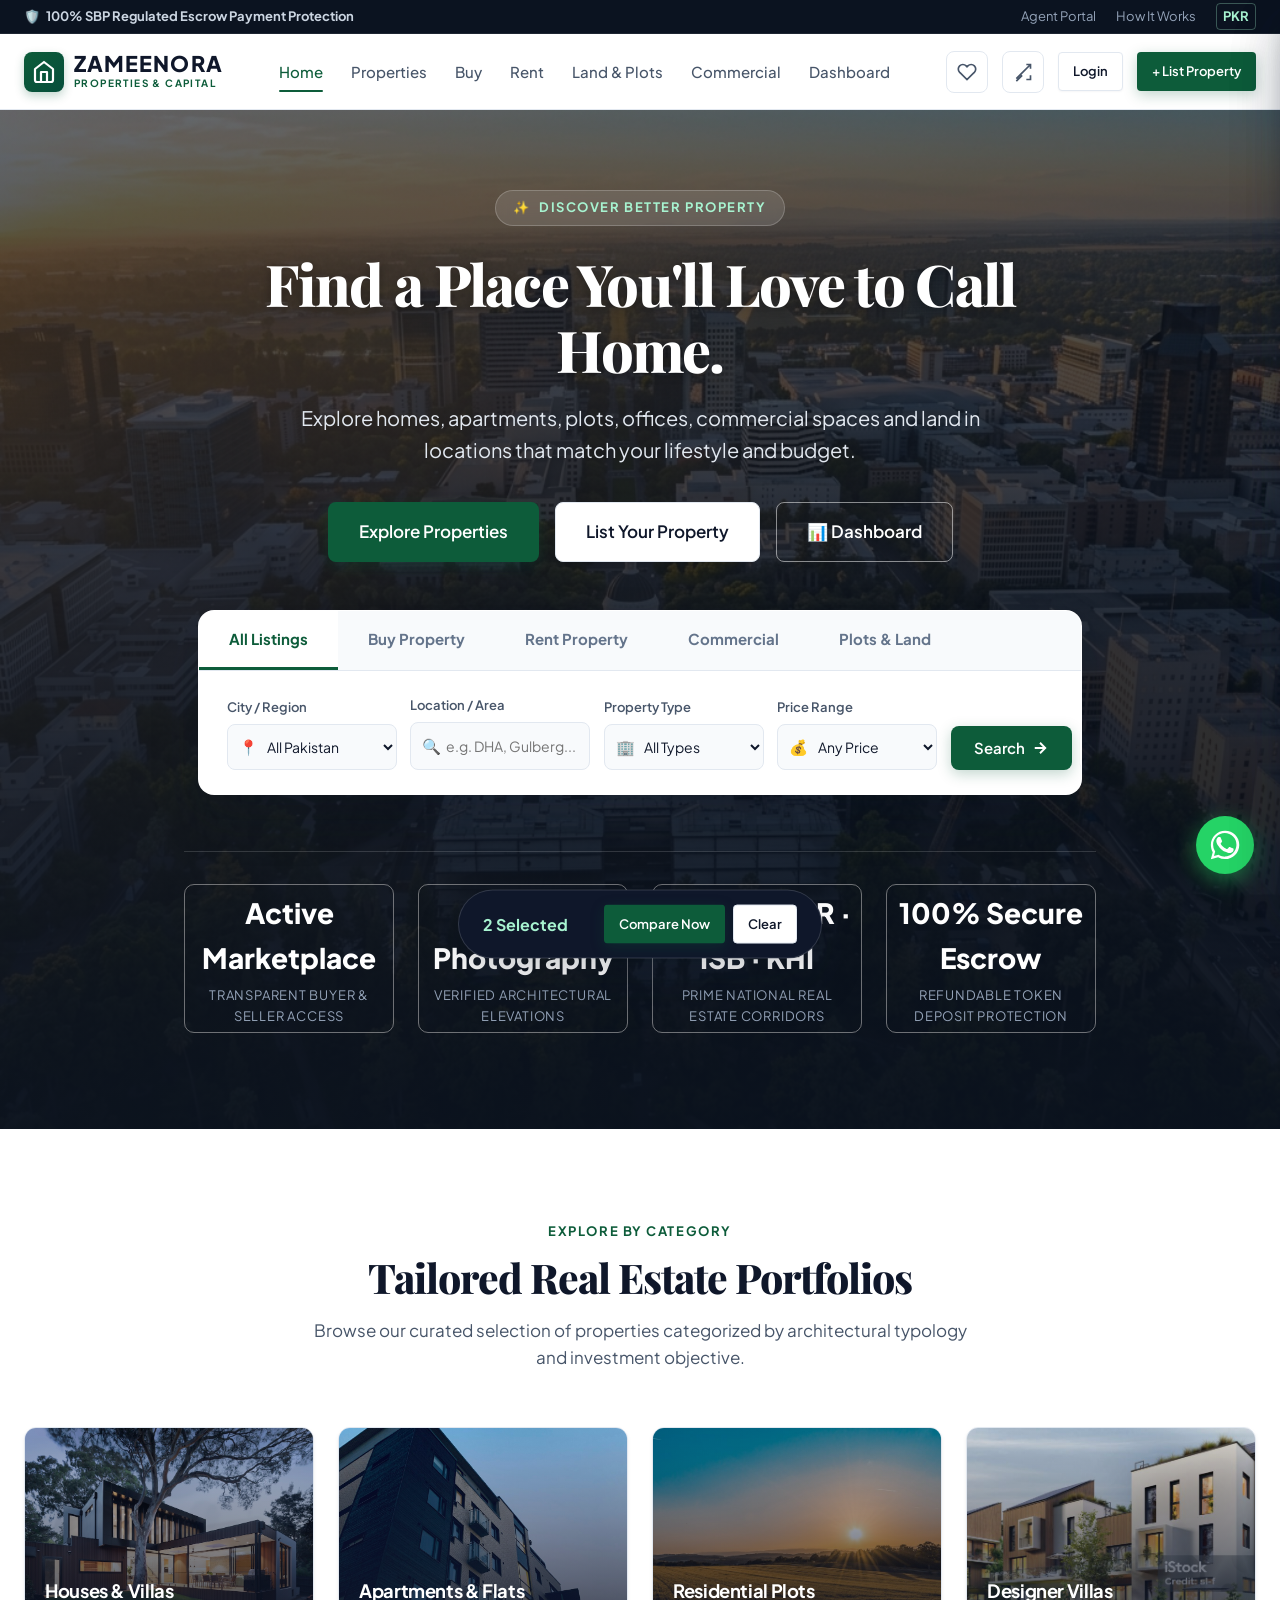
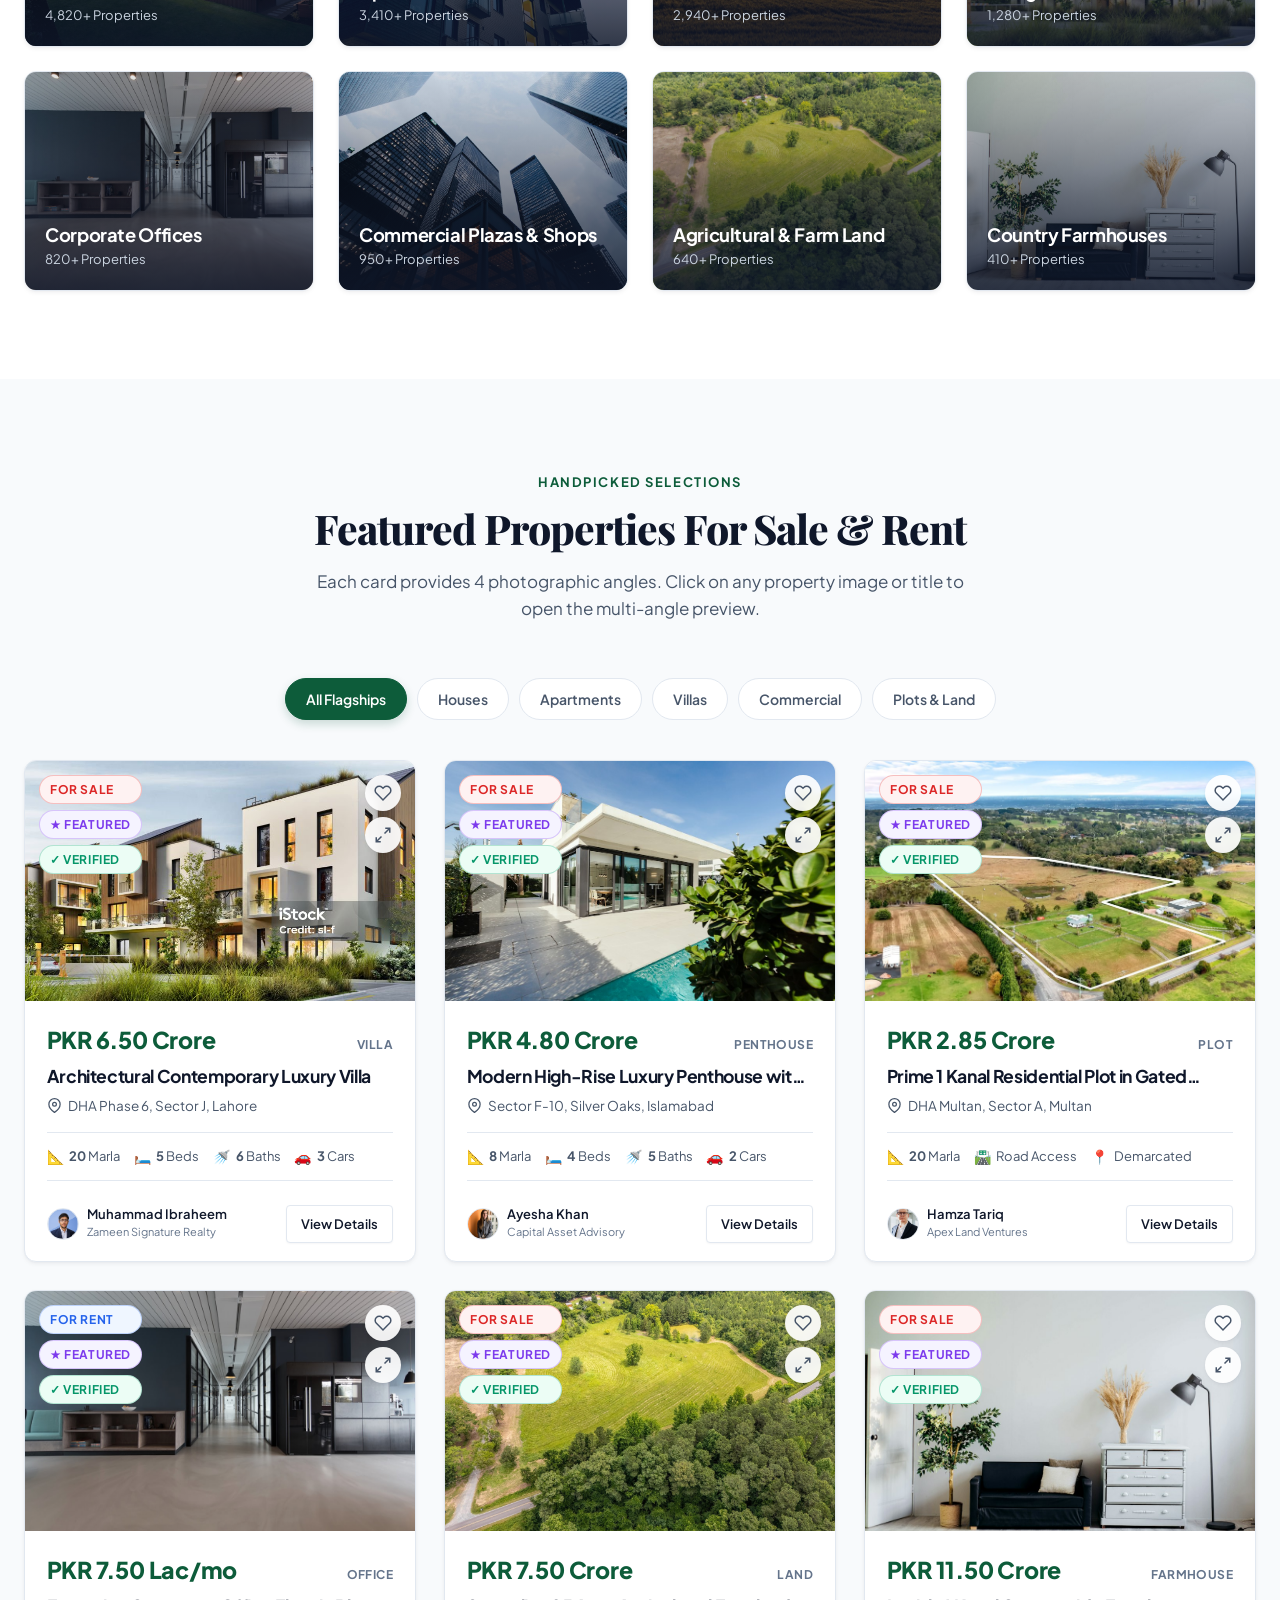
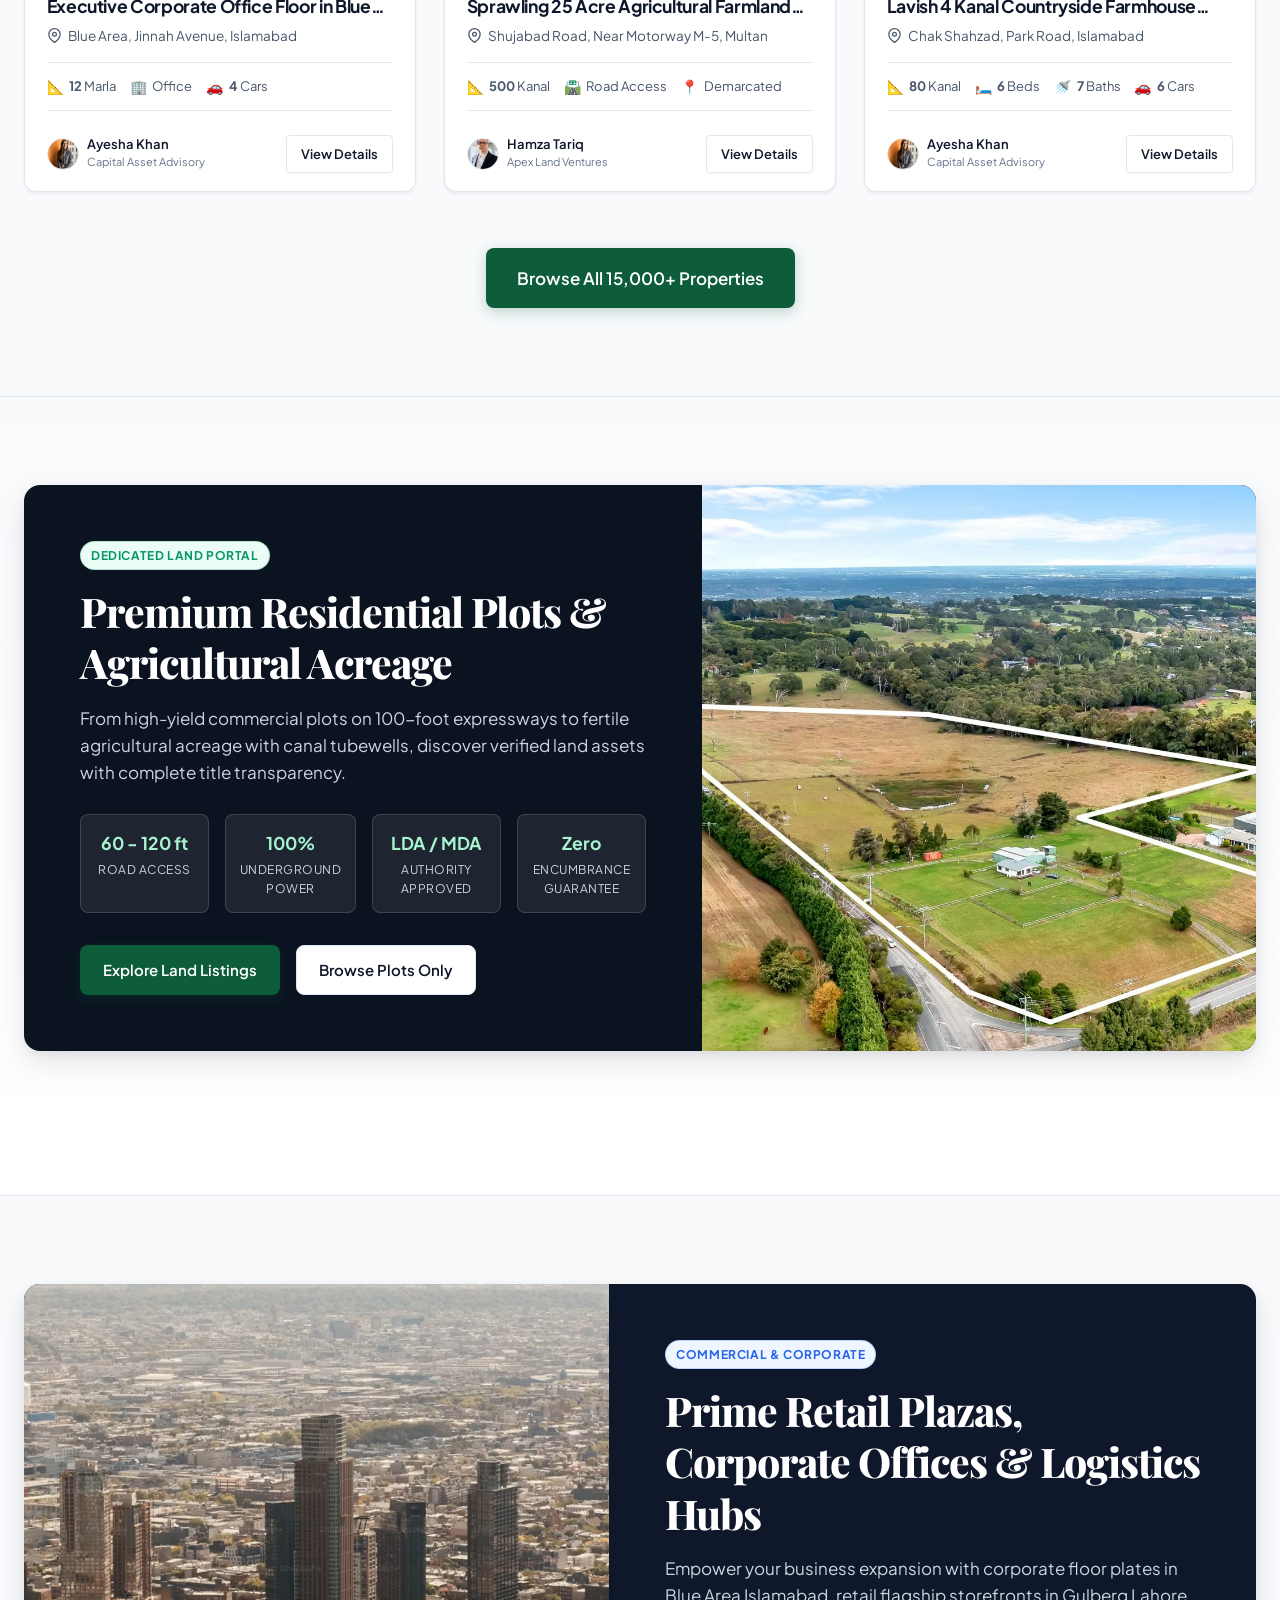
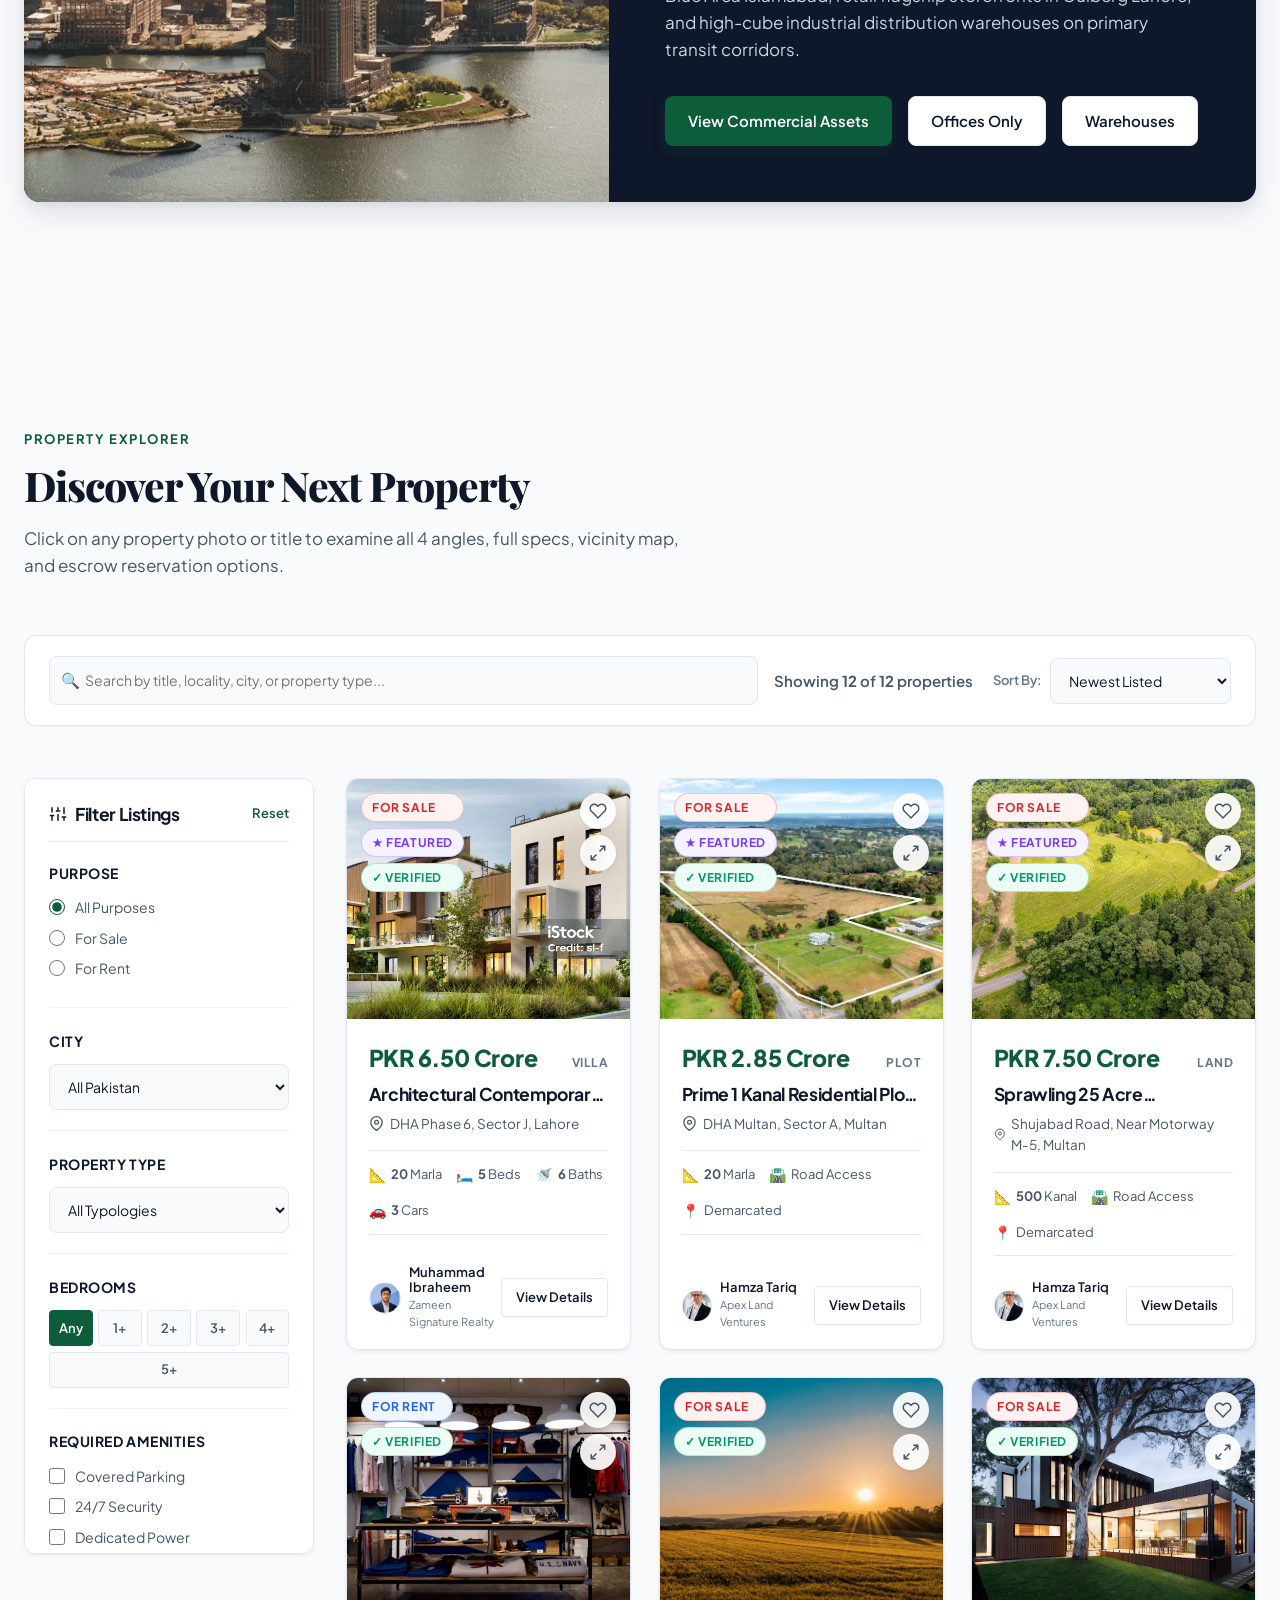
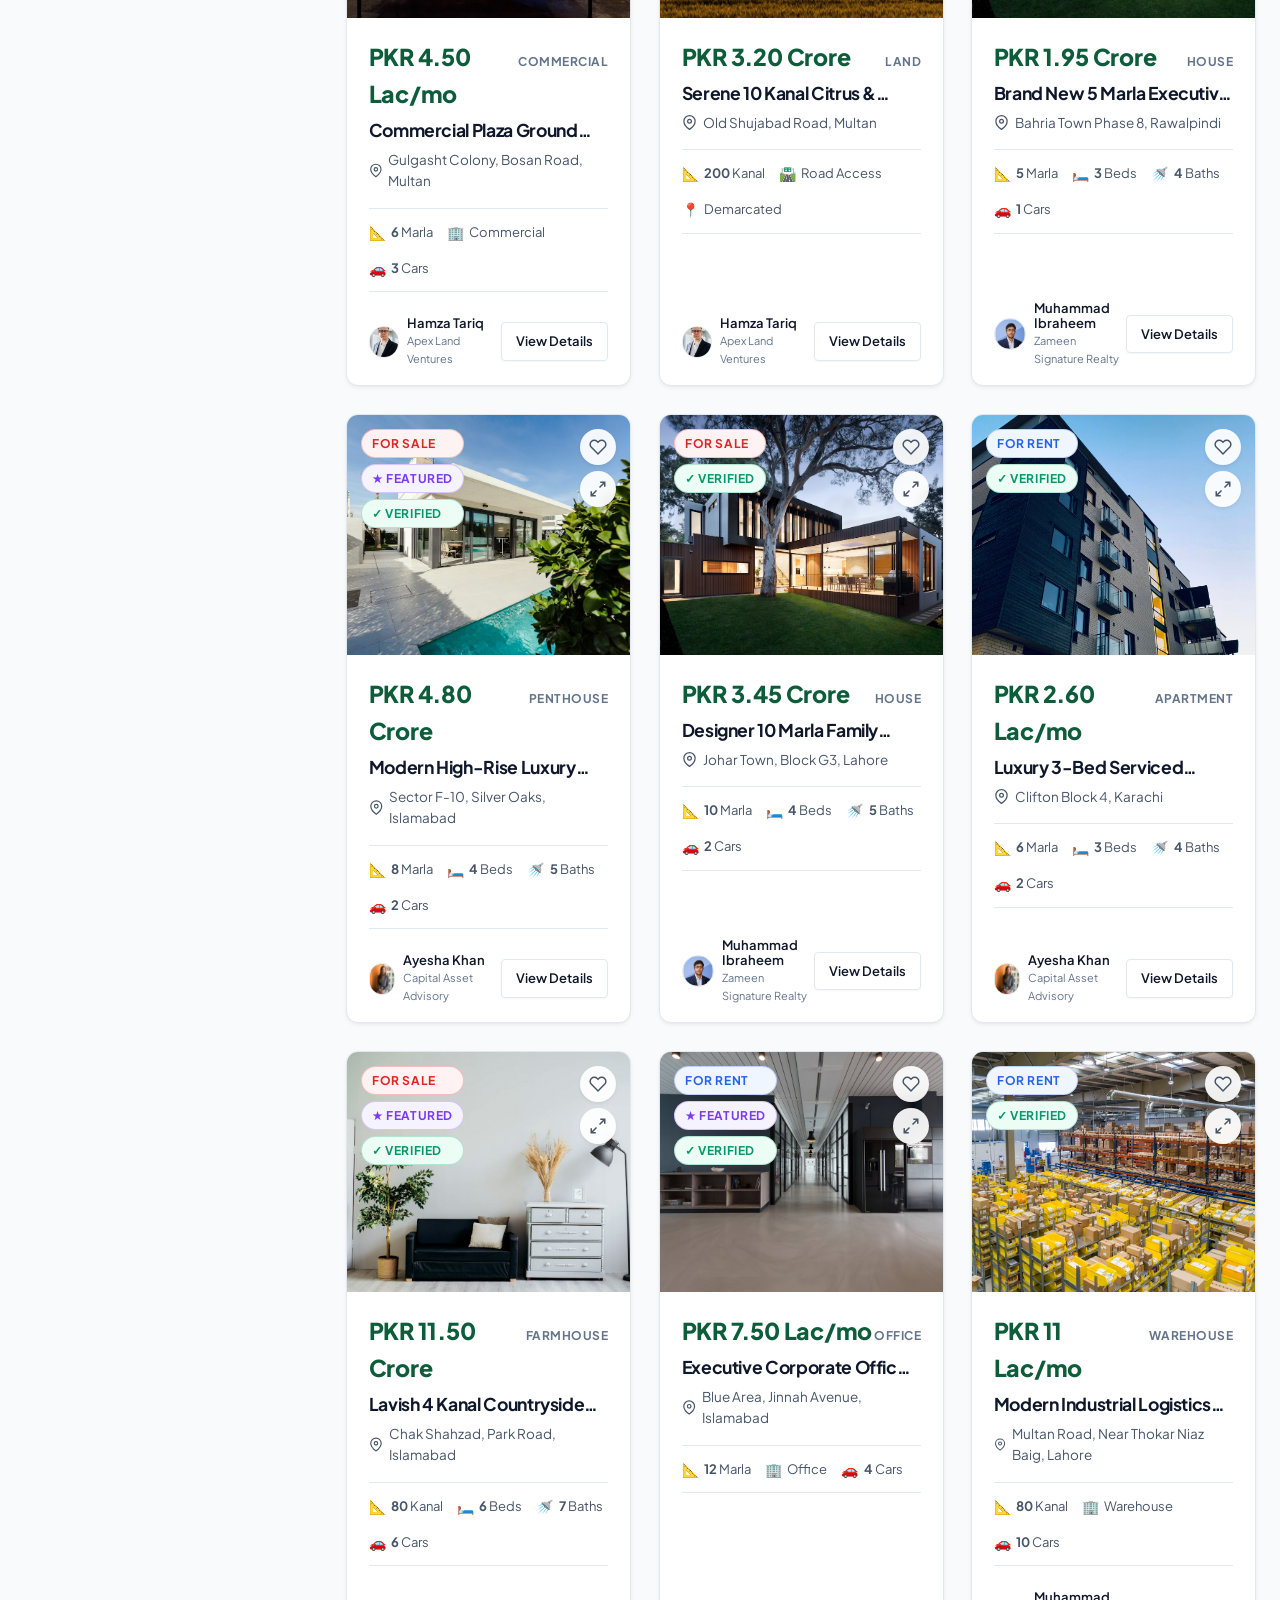
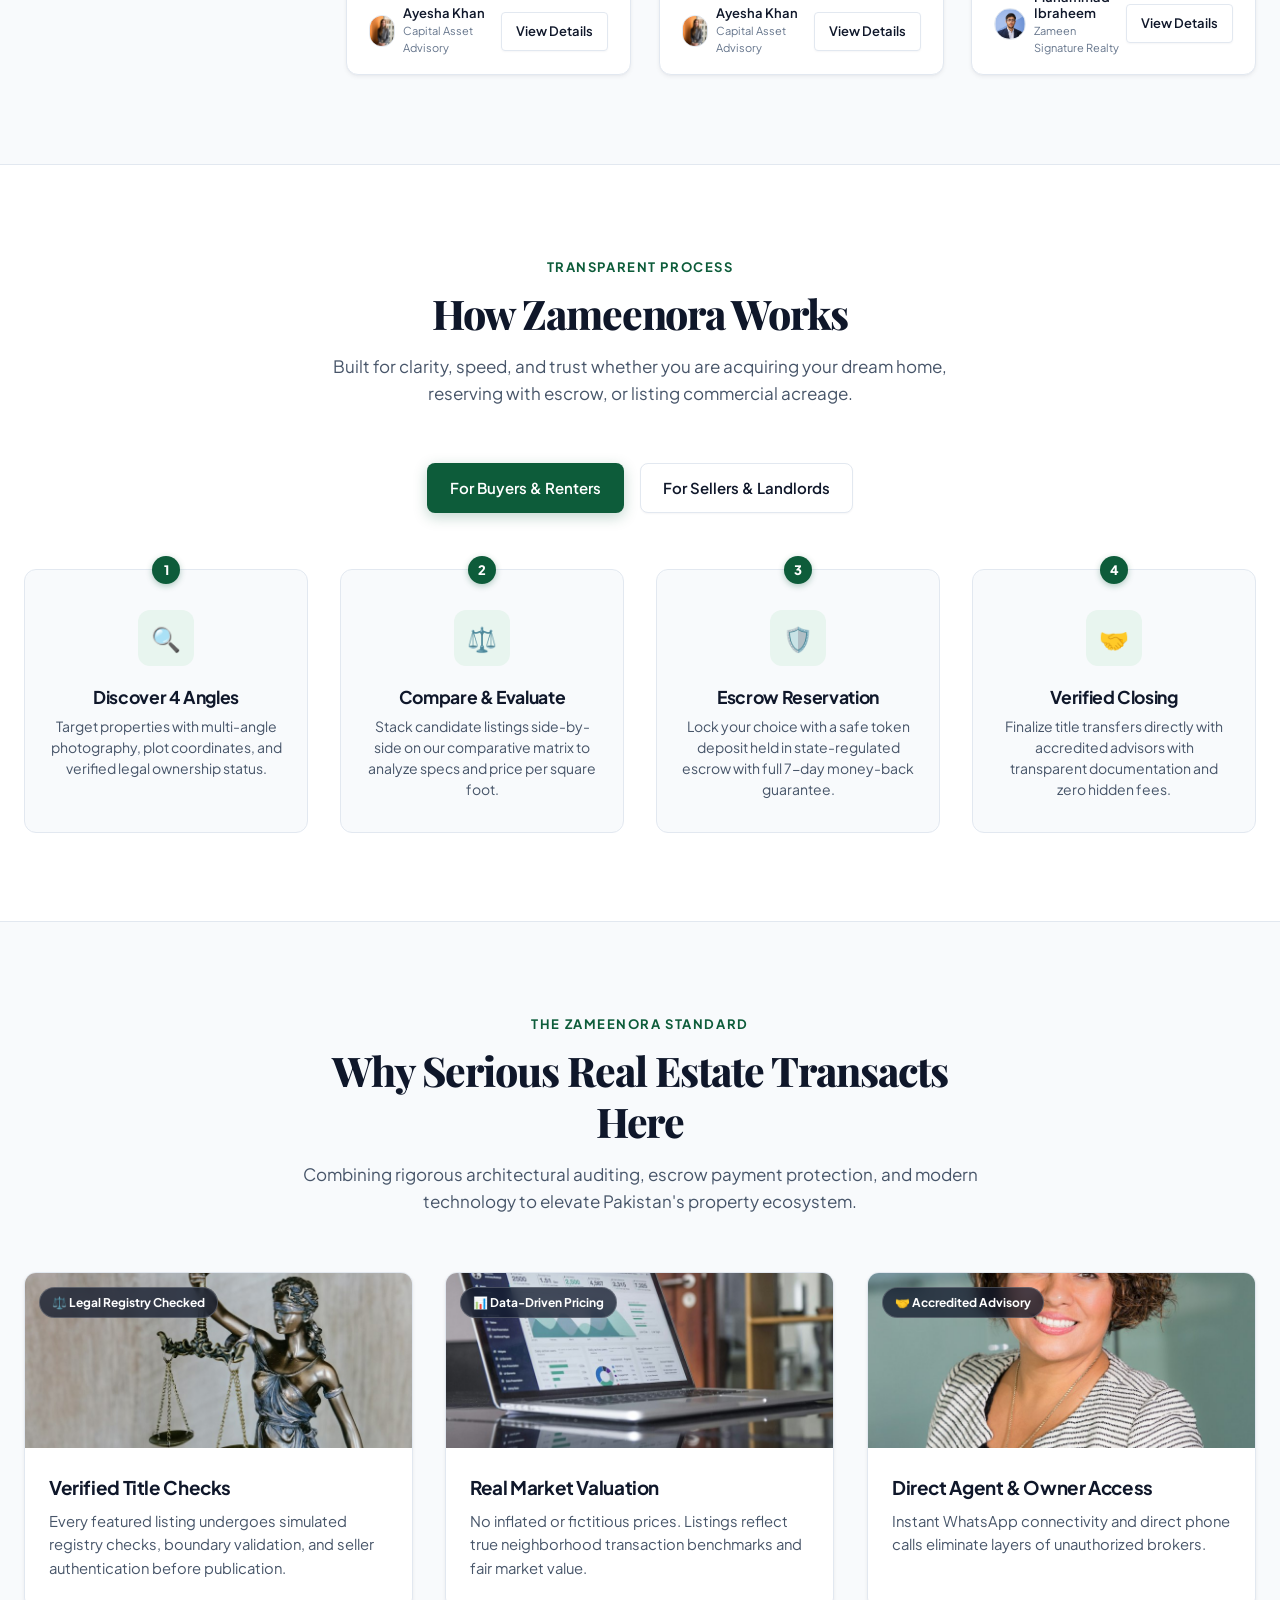
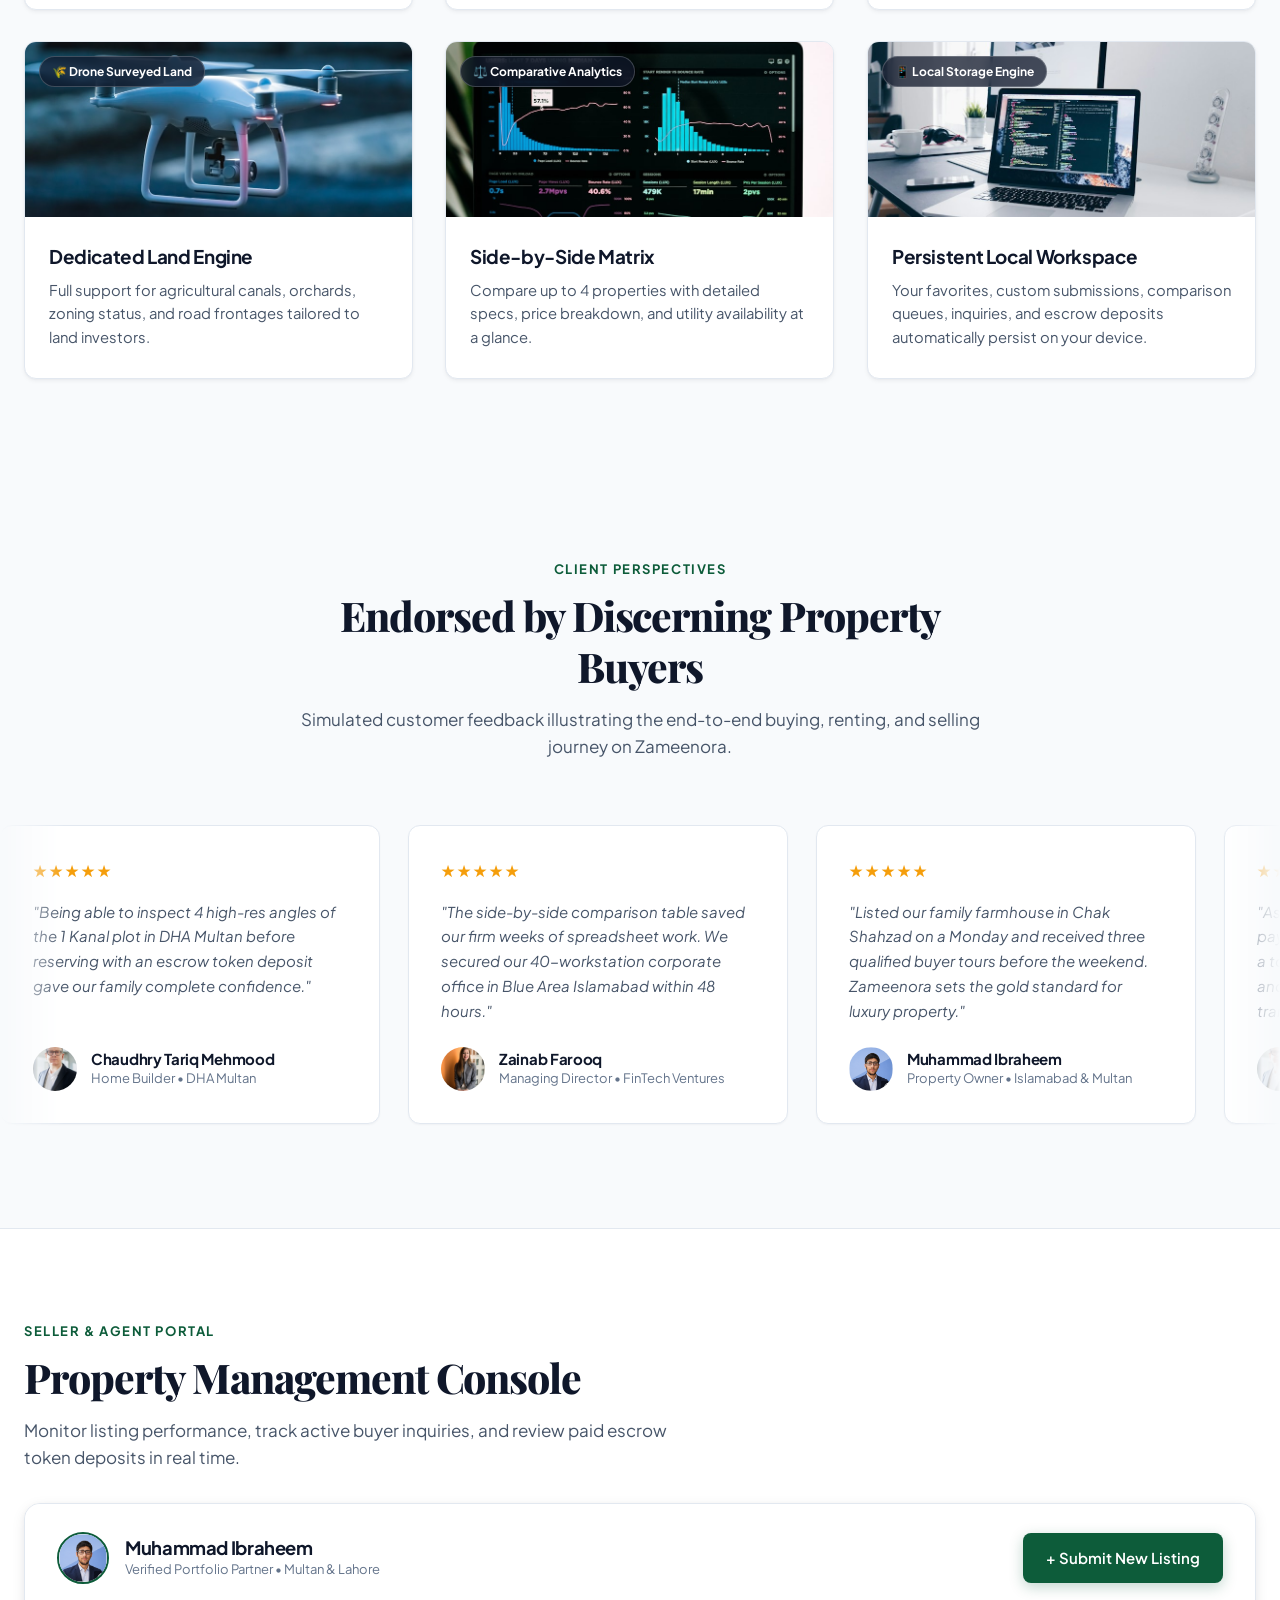
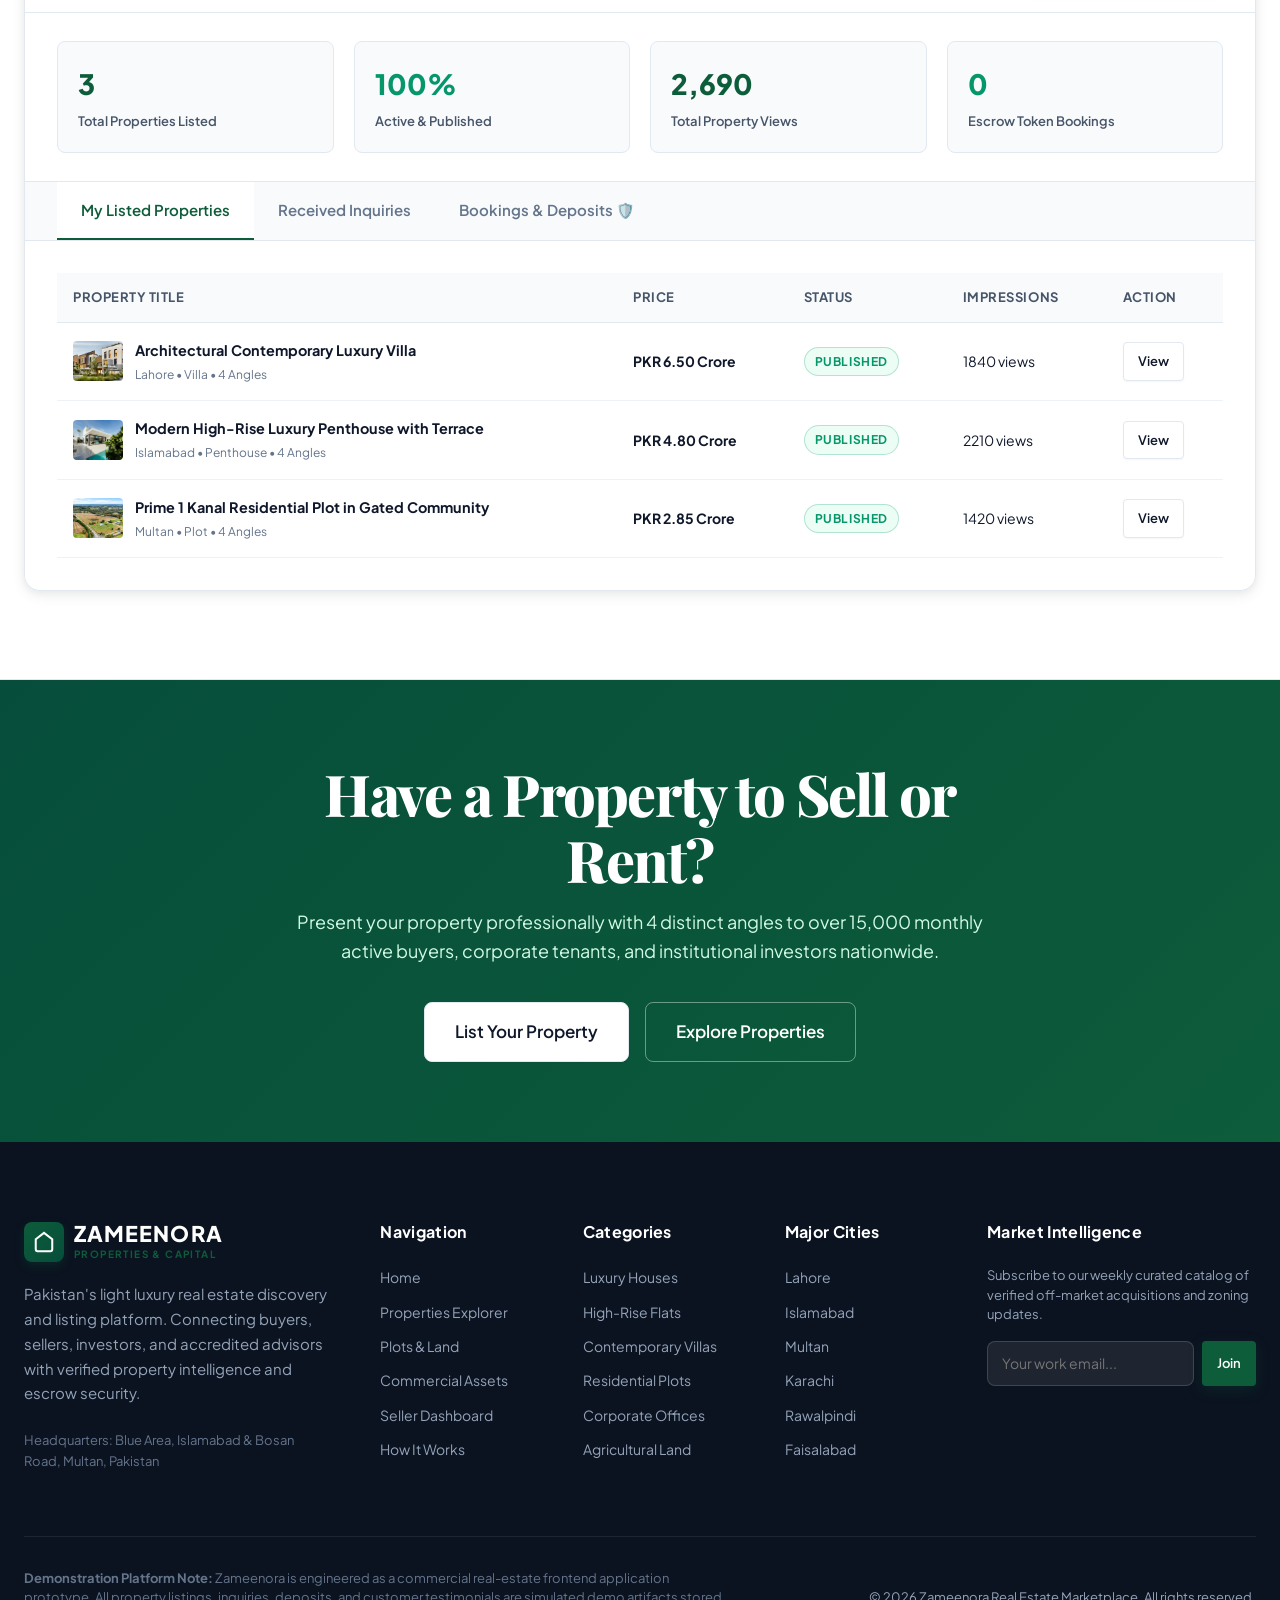
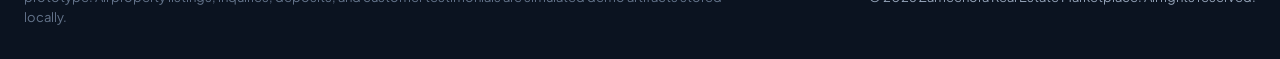
<file: index.html>
<!DOCTYPE html>
<html lang="en">
<head>
  <meta charset="UTF-8">
  <meta name="viewport" content="width=device-width, initial-scale=1.0">
  <title>ZAMEENORA — Modern Real Estate & Property Marketplace</title>
  
  <!-- Meta Tags for Commercial-Grade Presentation -->
  <meta name="description" content="Discover, evaluate, save, compare, and reserve premier residential homes, luxury apartments, commercial plots, and agricultural land on Zameenora with 100% Escrow Protection.">
  <meta name="theme-color" content="#0d5c3a">

  <!-- Google Fonts: Plus Jakarta Sans & Playfair Display -->
  <link rel="preconnect" href="https://fonts.googleapis.com">
  <link rel="preconnect" href="https://fonts.gstatic.com" crossorigin>
  <link href="https://fonts.googleapis.com/css2?family=Playfair+Display:ital,wght@0,600;0,700;0,800;1,600&family=Plus+Jakarta+Sans:wght@400;500;600;700;800&display=swap" rel="stylesheet">
<!-- fav icons -->
 <link rel="icon" type="image/png" href="./image/bgfavicon.png">
 <!--Favixon  end-->
  <!-- Stylesheet -->
  <link rel="stylesheet" href="zameen.css">
</head>
<body>

  <!-- ========================================================================
       01. TOP ANNOUNCEMENT TICKER
       ======================================================================== -->
  <aside class="top-ticker" aria-label="Announcement bar">
    <div class="top-ticker-content">
      <div class="top-ticker-left">
        <div class="top-ticker-track" id="topTickerTrack">
          <div class="top-ticker-slide">
            <span class="top-ticker-item">
              <span>🇵🇰</span> <strong>Zameenora Pakistan</strong> — Over 15,000+ Verified Properties Across 45+ Cities
            </span>
          </div>
          <div class="top-ticker-slide">
            <span class="top-ticker-item">
              <span>🛡️</span> <strong>100% SBP Regulated Escrow Payment Protection</strong>
            </span>
          </div>
        </div>
      </div>
      <div class="top-ticker-right">
        <a href="#dashboard-section" class="top-ticker-link">Agent Portal</a>
        <a href="#how-it-works" class="top-ticker-link">How It Works</a>
        <button id="currency-toggle-btn" class="top-ticker-link" style="font-weight: 700; color: #a7f3d0; background: none; border: 1px solid rgba(167,243,208,0.3); border-radius: 4px; padding: 2px 6px;">PKR</button>
      </div>
    </div>
  </aside>

  <!-- ========================================================================
       02. STICKY NAVBAR
       ======================================================================== -->
  <header class="site-header" id="header">
    <div class="container header-container">
      <!-- Brand Logo -->
      <a href="#hero" class="brand-logo" aria-label="Zameenora Home">
        <div class="brand-icon">
          <svg width="24" height="24" viewBox="0 0 24 24" fill="none" stroke="currentColor" stroke-width="2.2" stroke-linecap="round" stroke-linejoin="round">
            <path d="M3 9l9-7 9 7v11a2 2 0 0 1-2 2H5a2 2 0 0 1-2-2z"></path>
            <polyline points="9 22 9 12 15 12 15 22"></polyline>
          </svg>
        </div>
        <div class="brand-text">
          <span class="brand-name">ZAMEENORA</span>
          <span class="brand-tagline">Properties & Capital</span>
        </div>
      </a>

      <!-- Center Navigation Menu -->
      <nav class="nav-menu" aria-label="Primary Navigation">
        <a href="#hero" class="nav-link active">Home</a>
        <a href="properties.html" class="nav-link">Properties</a>
        <a href="properties.html?purpose=sale" class="nav-link">Buy</a>
        <a href="properties.html?purpose=rent" class="nav-link">Rent</a>
        <a href="#land-section" class="nav-link">Land & Plots</a>
        <a href="#commercial-section" class="nav-link">Commercial</a>
        <a href="dashboard.html" class="nav-link">Dashboard</a>
      </nav>

      <!-- Header Actions -->
      <div class="header-actions">
        <!-- Favorites Trigger -->
        <button class="action-btn" title="View Saved Favorites" onclick="ZameenApp.openFavoritesDrawer()" aria-label="Favorites">
          <svg width="20" height="20" viewBox="0 0 24 24" fill="none" stroke="currentColor" stroke-width="2"><path d="M20.84 4.61a5.5 5.5 0 0 0-7.78 0L12 5.67l-1.06-1.06a5.5 5.5 0 0 0-7.78 7.78l1.06 1.06L12 21.23l7.78-7.78 1.06-1.06a5.5 5.5 0 0 0 0-7.78z"></path></svg>
          <span class="action-badge" id="nav-fav-count" style="display: none;">0</span>
        </button>

        <!-- Compare Trigger -->
        <button class="action-btn" title="Compare Properties" onclick="ZameenApp.openCompareModal()" aria-label="Compare">
          <svg width="20" height="20" viewBox="0 0 24 24" fill="none" stroke="currentColor" stroke-width="2"><path d="M16 3h5v5M4 20L21 3m0 13v5h-5m-5-5l-7 7"></path></svg>
          <span class="action-badge" id="nav-comp-count" style="display: none;">0</span>
        </button>

        <!-- Auth Button -->
        <button class="btn btn-secondary btn-sm" id="nav-auth-btn" onclick="ZameenApp.openAuthModal()">Login</button>

        <!-- Primary CTA: List Property -->
        <button class="btn btn-primary btn-sm" onclick="ZameenApp.openListPropertyModal()">+ List Property</button>

        <!-- Mobile Hamburger Button -->
        <button class="hamburger-btn" onclick="ZameenApp.toggleMobileMenu()" aria-label="Open menu">
          <svg width="24" height="24" viewBox="0 0 24 24" fill="none" stroke="currentColor" stroke-width="2"><line x1="3" y1="12" x2="21" y2="12"></line><line x1="3" y1="6" x2="21" y2="6"></line><line x1="3" y1="18" x2="21" y2="18"></line></svg>
        </button>
      </div>
    </div>
  </header>

  <!-- Mobile Navigation Off-Canvas Drawer -->
  <div class="mobile-nav-overlay" id="mobile-nav-overlay" onclick="ZameenApp.toggleMobileMenu()"></div>
  <div class="mobile-nav-drawer" id="mobile-nav-drawer">
    <div class="mobile-nav-header">
      <div class="brand-logo">
        <div class="brand-icon" style="width: 34px; height: 34px;">
          <svg width="20" height="20" viewBox="0 0 24 24" fill="none" stroke="currentColor" stroke-width="2"><path d="M3 9l9-7 9 7v11a2 2 0 0 1-2 2H5a2 2 0 0 1-2-2z"></path></svg>
        </div>
        <span class="brand-name" style="font-size: 1.15rem;">ZAMEENORA</span>
      </div>
      <button class="modal-close-btn" style="position: static;" onclick="ZameenApp.toggleMobileMenu()">✕</button>
    </div>
    <div class="mobile-nav-body">
      <a href="#hero" class="mobile-nav-link" onclick="ZameenApp.toggleMobileMenu()">Home <span>→</span></a>
      <a href="properties.html" class="mobile-nav-link" onclick="ZameenApp.toggleMobileMenu()">Browse All Properties <span>→</span></a>
      <a href="#land-section" class="mobile-nav-link" onclick="ZameenApp.toggleMobileMenu()">Plots & Land <span>→</span></a>
      <a href="#commercial-section" class="mobile-nav-link" onclick="ZameenApp.toggleMobileMenu()">Commercial Real Estate <span>→</span></a>
      <a href="dashboard.html" class="mobile-nav-link" onclick="ZameenApp.toggleMobileMenu()">Seller Dashboard <span>→</span></a>
      <a href="#how-it-works" class="mobile-nav-link" onclick="ZameenApp.toggleMobileMenu()">How It Works <span>→</span></a>
    </div>
    <div class="mobile-nav-footer">
      <button class="btn btn-primary" style="width: 100%;" onclick="ZameenApp.toggleMobileMenu(); ZameenApp.openListPropertyModal();">+ List Your Property</button>
      <button class="btn btn-secondary" style="width: 100%;" onclick="ZameenApp.toggleMobileMenu(); ZameenApp.openFavoritesDrawer();">Saved Favorites ❤️</button>
    </div>
  </div>

  <!-- ========================================================================
       03. HERO SECTION WITH INTEGRATED SEARCH ENGINE
       ======================================================================== -->
  <section class="hero-section" id="hero">
    <div class="hero-bg-container">
      <img src="./image/hero-city.jpg" alt="Zameenora City Skyline" class="hero-bg-image">
      <div class="hero-overlay"></div>
    </div>

    <div class="container hero-content">
      <div class="hero-eyebrow">
        <span>✨</span> DISCOVER BETTER PROPERTY
      </div>
      <h1 class="text-display hero-title font-serif">
        Find a Place You'll Love to Call Home.
      </h1>
      <p class="hero-subtitle">
        Explore homes, apartments, plots, offices, commercial spaces and land in locations that match your lifestyle and budget.
      </p>

      <div class="hero-cta-group">
        <a href="properties.html" class="btn btn-primary btn-lg">Explore Properties</a>
        <button class="btn btn-secondary btn-lg" onclick="ZameenApp.openListPropertyModal()">List Your Property</button>
        <a href="dashboard.html" class="btn btn-outline btn-lg" style="color: #ffffff; border-color: rgba(255,255,255,0.5);">📊 Dashboard</a>
      </div>

      <!-- Integrated Hero Search Engine -->
      <div class="hero-search-wrapper">
        <div class="hero-search-card">
          <!-- Purpose Tabs -->
          <div class="search-tabs" role="tablist">
            <button class="search-tab-btn active" data-purpose="all" role="tab">All Listings</button>
            <button class="search-tab-btn" data-purpose="sale" role="tab">Buy Property</button>
            <button class="search-tab-btn" data-purpose="rent" role="tab">Rent Property</button>
            <button class="search-tab-btn" data-purpose="commercial" role="tab" onclick="ZameenApp.filterByCategory('Commercial')">Commercial</button>
            <button class="search-tab-btn" data-purpose="land" role="tab" onclick="ZameenApp.filterByCategory('Land')">Plots & Land</button>
          </div>

          <!-- Fields Grid: Simple First with Progressive Disclosure -->
          <form class="search-form-grid" onsubmit="ZameenApp.handleHeroSearch(event)">
            <!-- City Selection -->
            <div class="form-group">
              <label class="form-label" for="hero-city-select">City / Region</label>
              <div class="input-with-icon">
                <span class="input-icon">📍</span>
                <select id="hero-city-select" class="form-select">
                  <option value="all">All Pakistan</option>
                  <option value="Lahore">Lahore</option>
                  <option value="Islamabad">Islamabad</option>
                  <option value="Multan">Multan</option>
                  <option value="Karachi">Karachi</option>
                  <option value="Rawalpindi">Rawalpindi</option>
                  <option value="Faisalabad">Faisalabad</option>
                </select>
              </div>
            </div>

            <!-- Locality Keyword -->
            <div class="form-group">
              <label class="form-label" for="hero-locality-input">Location / Area</label>
              <div class="input-with-icon">
                <span class="input-icon">🔍</span>
                <input type="text" id="hero-locality-input" class="form-input" placeholder="e.g. DHA, Gulberg...">
              </div>
            </div>

            <!-- Property Type -->
            <div class="form-group">
              <label class="form-label" for="hero-type-select">Property Type</label>
              <div class="input-with-icon">
                <span class="input-icon">🏢</span>
                <select id="hero-type-select" class="form-select">
                  <option value="all">All Types</option>
                  <option value="House">House</option>
                  <option value="Apartment">Apartment</option>
                  <option value="Villa">Villa</option>
                  <option value="Plot">Plot</option>
                  <option value="Office">Office</option>
                  <option value="Commercial">Commercial Plaza</option>
                  <option value="Farmhouse">Farmhouse</option>
                  <option value="Land">Agricultural Land</option>
                  <option value="Warehouse">Warehouse</option>
                </select>
              </div>
            </div>

            <!-- Price Range Preset -->
            <div class="form-group">
              <label class="form-label" for="hero-price-select">Price Range</label>
              <div class="input-with-icon">
                <span class="input-icon">💰</span>
                <select id="hero-price-select" class="form-select">
                  <option value="any">Any Price</option>
                  <option value="under-50lac">Under 50 Lac</option>
                  <option value="50lac-1cr">50 Lac to 1 Crore</option>
                  <option value="1cr-3cr">1 Crore to 3 Crore</option>
                  <option value="3cr-plus">3 Crore & Above</option>
                </select>
              </div>
            </div>

            <!-- Action Controls (Search + More Filters Toggle) -->
            <div class="hero-search-actions-box">
              <button type="submit" class="btn btn-primary search-submit-btn">
                <span>Search</span>
                <svg width="18" height="18" viewBox="0 0 24 24" fill="none" stroke="currentColor" stroke-width="2.5"><line x1="5" y1="12" x2="19" y2="12"></line><polyline points="12 5 19 12 12 19"></polyline></svg>
              </button>
              <button type="button" class="btn btn-secondary hero-more-filters-toggle-btn" id="hero-more-filters-btn" onclick="ZameenApp.toggleHeroAdvancedFilters()" aria-expanded="false" aria-controls="hero-advanced-filters">
                <span>More Filters ⚙️</span>
              </button>
            </div>
          </form>

          <!-- Progressive Disclosure: Advanced Filter Tray -->
          <div class="hero-advanced-filters-tray" id="hero-advanced-filters" style="display: none;">
            <div class="hero-advanced-filters-inner">
              <div class="form-group">
                <label class="form-label" for="hero-beds-select">Bedrooms (Residential)</label>
                <select id="hero-beds-select" class="form-select">
                  <option value="any">Any Bedrooms</option>
                  <option value="1">1+ Beds</option>
                  <option value="2">2+ Beds</option>
                  <option value="3">3+ Beds</option>
                  <option value="4">4+ Beds</option>
                  <option value="5">5+ Beds</option>
                </select>
              </div>
              <div class="form-group">
                <label class="form-label" for="hero-baths-select">Bathrooms</label>
                <select id="hero-baths-select" class="form-select">
                  <option value="any">Any Bathrooms</option>
                  <option value="1">1+ Baths</option>
                  <option value="2">2+ Baths</option>
                  <option value="3">3+ Baths</option>
                  <option value="4">4+ Baths</option>
                </select>
              </div>
              <div class="form-group" style="display: flex; align-items: flex-end; padding-bottom: 0.5rem;">
                <label class="checkbox-item" style="cursor: pointer; font-size: 0.875rem; font-weight: 600;">
                  <input type="checkbox" id="hero-verified-only" onchange="ZameenApp.applyFilters({verifiedOnly: this.checked})">
                  <span>Show Verified Listings Only ✓</span>
                </label>
              </div>
            </div>
          </div>
        </div>
      </div>

      <!-- Key Platform Highlights Strip (Honest & Transparent) -->
      <div class="hero-stats-strip">
        <div class="stat-item">
          <div class="stat-number">Active Marketplace</div>
          <div class="stat-label">Transparent Buyer & Seller Access</div>
        </div>
        <div class="stat-item">
          <div class="stat-number">4-Angle Photography</div>
          <div class="stat-label">Verified Architectural Elevations</div>
        </div>
        <div class="stat-item">
          <div class="stat-number">Multan · LHR · ISB · KHI</div>
          <div class="stat-label">Prime National Real Estate Corridors</div>
        </div>
        <div class="stat-item">
          <div class="stat-number">100% Secure Escrow</div>
          <div class="stat-label">Refundable Token Deposit Protection</div>
        </div>
      </div>
    </div>
  </section>

  <!-- ========================================================================
       04. PROPERTY CATEGORIES
       ======================================================================== -->
  <section class="section reveal" style="background: #ffffff;">
    <div class="container">
      <div class="section-header">
        <span class="text-eyebrow">EXPLORE BY CATEGORY</span>
        <h2 class="text-h1 font-serif">Tailored Real Estate Portfolios</h2>
        <p>Browse our curated selection of properties categorized by architectural typology and investment objective.</p>
      </div>

      <div class="categories-grid">
        <!-- Category 1: Houses -->
        <div class="category-card" onclick="ZameenApp.filterByType('House')">
          <img src="./image/house-modern.jpg" alt="Modern Houses" class="category-img" loading="lazy">
          <div class="category-overlay">
            <h3 class="category-title">Houses & Villas</h3>
            <span class="category-count">4,820+ Properties</span>
            <div class="category-arrow">→</div>
          </div>
        </div>

        <!-- Category 2: Apartments -->
        <div class="category-card" onclick="ZameenApp.filterByType('Apartment')">
          <img src="./image/apartment-interior.jpg" alt="Apartments & Flats" class="category-img" loading="lazy">
          <div class="category-overlay">
            <h3 class="category-title">Apartments & Flats</h3>
            <span class="category-count">3,410+ Properties</span>
            <div class="category-arrow">→</div>
          </div>
        </div>

        <!-- Category 3: Residential Plots -->
        <div class="category-card" onclick="ZameenApp.filterByType('Plot')">
          <img src="./image/plot-land.jpg" alt="Residential Plots" class="category-img" loading="lazy">
          <div class="category-overlay">
            <h3 class="category-title">Residential Plots</h3>
            <span class="category-count">2,940+ Properties</span>
            <div class="category-arrow">→</div>
          </div>
        </div>

        <!-- Category 4: Luxury Villas -->
        <div class="category-card" onclick="ZameenApp.filterByType('Villa')">
          <img src="./image/villa-luxury.jpg" alt="Luxury Villas" class="category-img" loading="lazy">
          <div class="category-overlay">
            <h3 class="category-title">Designer Villas</h3>
            <span class="category-count">1,280+ Properties</span>
            <div class="category-arrow">→</div>
          </div>
        </div>

        <!-- Category 5: Offices -->
        <div class="category-card" onclick="ZameenApp.filterByType('Office')">
          <img src="./image/office-commercial.jpg" alt="Corporate Offices" class="category-img" loading="lazy">
          <div class="category-overlay">
            <h3 class="category-title">Corporate Offices</h3>
            <span class="category-count">820+ Properties</span>
            <div class="category-arrow">→</div>
          </div>
        </div>

        <!-- Category 6: Commercial Plazas -->
        <div class="category-card" onclick="ZameenApp.filterByType('Commercial')">
          <img src="./image/office-building.jpg" alt="Commercial Plazas" class="category-img" loading="lazy">
          <div class="category-overlay">
            <h3 class="category-title">Commercial Plazas & Shops</h3>
            <span class="category-count">950+ Properties</span>
            <div class="category-arrow">→</div>
          </div>
        </div>

        <!-- Category 7: Farmland -->
        <div class="category-card" onclick="ZameenApp.filterByCategory('Land')">
          <img src="./image/farmland-aerial.jpg" alt="Agricultural Land" class="category-img" loading="lazy">
          <div class="category-overlay">
            <h3 class="category-title">Agricultural & Farm Land</h3>
            <span class="category-count">640+ Properties</span>
            <div class="category-arrow">→</div>
          </div>
        </div>

        <!-- Category 8: Farmhouses -->
        <div class="category-card" onclick="ZameenApp.filterByType('Farmhouse')">
          <img src="./image/farmhouse.jpg" alt="Country Farmhouses" class="category-img" loading="lazy">
          <div class="category-overlay">
            <h3 class="category-title">Country Farmhouses</h3>
            <span class="category-count">410+ Properties</span>
            <div class="category-arrow">→</div>
          </div>
        </div>
      </div>
    </div>
  </section>

  <!-- ========================================================================
       05. FEATURED PROPERTIES SHOWCASE
       ======================================================================== -->
  <section class="section reveal" style="background: var(--bg-surface);">
    <div class="container">
      <div class="section-header">
        <span class="text-eyebrow">HANDPICKED SELECTIONS</span>
        <h2 class="text-h1 font-serif">Featured Properties For Sale & Rent</h2>
        <p>Each card provides 4 photographic angles. Click on any property image or title to open the multi-angle preview.</p>
      </div>

      <!-- Quick Filter Pills -->
      <div class="filter-pills-bar">
        <button class="filter-pill active" data-pill="all">All Flagships</button>
        <button class="filter-pill" data-pill="House">Houses</button>
        <button class="filter-pill" data-pill="Apartment">Apartments</button>
        <button class="filter-pill" data-pill="Villa">Villas</button>
        <button class="filter-pill" data-pill="Commercial">Commercial</button>
        <button class="filter-pill" data-pill="Land">Plots & Land</button>
      </div>

      <!-- Featured Cards Grid (Injected dynamically with 4-angle media triggers) -->
      <div class="properties-grid" id="featured-properties-grid"></div>

      <div style="text-align: center; margin-top: 3.5rem;">
        <a href="properties.html" class="btn btn-primary btn-lg">Browse All 15,000+ Properties</a>
      </div>
    </div>
  </section>

  <!-- ========================================================================
       06. DEDICATED LAND & PLOTS FEATURE SECTION
       ======================================================================== -->
  <section class="section land-feature-section reveal reveal-left" id="land-section">
    <div class="container">
      <!-- Land Hero Banner -->
      <div class="land-hero-banner">
        <div class="land-banner-grid">
          <div class="land-banner-text">
            <span class="badge badge-verified" style="margin-bottom: 1rem;">Dedicated Land Portal</span>
            <h2 class="text-h1 font-serif" style="color: #ffffff; margin-bottom: 1rem;">
              Premium Residential Plots & Agricultural Acreage
            </h2>
            <p style="color: #cbd5e1; font-size: 1.0625rem; line-height: 1.6; margin-bottom: 1.5rem;">
              From high-yield commercial plots on 100-foot expressways to fertile agricultural acreage with canal tubewells, discover verified land assets with complete title transparency.
            </p>

            <div class="plot-specs-grid">
              <div class="plot-spec-box">
                <div class="plot-spec-value">60 - 120 ft</div>
                <div class="plot-spec-name">Road Access</div>
              </div>
              <div class="plot-spec-box">
                <div class="plot-spec-value">100%</div>
                <div class="plot-spec-name">Underground Power</div>
              </div>
              <div class="plot-spec-box">
                <div class="plot-spec-value">LDA / MDA</div>
                <div class="plot-spec-name">Authority Approved</div>
              </div>
              <div class="plot-spec-box">
                <div class="plot-spec-value">Zero</div>
                <div class="plot-spec-name">Encumbrance Guarantee</div>
              </div>
            </div>

            <div style="display: flex; gap: 1rem; flex-wrap: wrap;">
              <button class="btn btn-primary" onclick="ZameenApp.filterByCategory('Land')">Explore Land Listings</button>
              <button class="btn btn-secondary" onclick="ZameenApp.filterByType('Plot')">Browse Plots Only</button>
            </div>
          </div>

          <div class="land-banner-img-wrap">
            <img src="./image/land-drone.webp" alt="Land and Plots Drone" class="land-banner-img" loading="lazy">
          </div>
        </div>
      </div>
    </div>
  </section>

  <!-- ========================================================================
       07. DEDICATED COMMERCIAL PROPERTY SECTION
       ======================================================================== -->
  <section class="section commercial-section reveal" id="commercial-section">
    <div class="container">
      <div class="commercial-hero-banner">
        <div class="commercial-banner-grid">
          <div class="land-banner-img-wrap" style="min-height: 380px;">
            <img src="./image/commercial-towers.avif" alt="Commercial Towers" class="land-banner-img" loading="lazy">
          </div>
          <div class="land-banner-text">
            <span class="badge badge-rent" style="margin-bottom: 1rem;">Commercial & Corporate</span>
            <h2 class="text-h1 font-serif" style="color: #ffffff; margin-bottom: 1rem;">
              Prime Retail Plazas, Corporate Offices & Logistics Hubs
            </h2>
            <p style="color: #cbd5e1; font-size: 1.0625rem; line-height: 1.6; margin-bottom: 2rem;">
              Empower your business expansion with corporate floor plates in Blue Area Islamabad, retail flagship storefronts in Gulberg Lahore, and high-cube industrial distribution warehouses on primary transit corridors.
            </p>

            <div style="display: flex; gap: 1rem; flex-wrap: wrap;">
              <button class="btn btn-primary" onclick="ZameenApp.filterByCategory('Commercial')">View Commercial Assets</button>
              <button class="btn btn-secondary" onclick="ZameenApp.filterByType('Office')">Offices Only</button>
              <button class="btn btn-secondary" onclick="ZameenApp.filterByType('Warehouse')">Warehouses</button>
            </div>
          </div>
        </div>
      </div>
    </div>
  </section>

  <!-- ========================================================================
       08. DISCOVERY & ADVANCED FILTERING SECTION
       ======================================================================== -->
  <section class="section discovery-section reveal" id="discovery">
    <div class="container">
      <!-- Section Header -->
      <div class="section-header text-left">
        <span class="text-eyebrow">PROPERTY EXPLORER</span>
        <h2 class="text-h1 font-serif">Discover Your Next Property</h2>
        <p>Click on any property photo or title to examine all 4 angles, full specs, vicinity map, and escrow reservation options.</p>
      </div>

      <!-- Topbar: Search, Results count & Sort -->
      <div class="discovery-topbar">
        <div class="discovery-search-box input-with-icon">
          <span class="input-icon">🔍</span>
          <input type="text" id="discovery-search-input" class="form-input" placeholder="Search by title, locality, city, or property type...">
        </div>

        <div class="discovery-results-info">
          <span class="results-count" id="results-count-text">Showing 12 of 12 properties</span>

          <!-- Sort Dropdown -->
          <div class="sort-select-wrapper">
            <label class="sort-label" for="sort-dropdown">Sort By:</label>
            <select id="sort-dropdown" class="form-select" style="padding-left: 0.875rem; width: auto;">
              <option value="newest">Newest Listed</option>
              <option value="oldest">Oldest Listed</option>
              <option value="price-asc">Price: Low to High</option>
              <option value="price-desc">Price: High to Low</option>
              <option value="area-desc">Largest Area</option>
              <option value="popular">Most Popular</option>
            </select>
          </div>
        </div>
      </div>

      <!-- Active Filter Chips Bar -->
      <div class="active-filters-row" id="active-filters-container"></div>

      <!-- 2-Column Discovery Layout -->
      <div class="discovery-layout">
        <!-- Sidebar Filters -->
        <aside class="filters-sidebar" id="filters-sidebar">
          <div class="filters-sidebar-header">
            <h3 class="filters-title">
              <svg width="18" height="18" viewBox="0 0 24 24" fill="none" stroke="currentColor" stroke-width="2"><line x1="4" y1="21" x2="4" y2="14"></line><line x1="4" y1="10" x2="4" y2="3"></line><line x1="12" y1="21" x2="12" y2="12"></line><line x1="12" y1="8" x2="12" y2="3"></line><line x1="20" y1="21" x2="20" y2="16"></line><line x1="20" y1="12" x2="20" y2="3"></line><line x1="1" y1="14" x2="7" y2="14"></line><line x1="9" y1="8" x2="15" y2="8"></line><line x1="17" y1="16" x2="23" y2="16"></line></svg>
              Filter Listings
            </h3>
            <button class="reset-filter-btn" onclick="ZameenApp.resetAllFilters()">Reset</button>
          </div>

          <!-- Filter Group: Purpose -->
          <div class="filter-group">
            <div class="filter-group-title">Purpose</div>
            <label class="radio-item">
              <input type="radio" name="filter-purpose" value="all" checked onchange="ZameenApp.applyFilters({purpose: 'all'})"> All Purposes
            </label>
            <label class="radio-item">
              <input type="radio" name="filter-purpose" value="sale" onchange="ZameenApp.applyFilters({purpose: 'sale'})"> For Sale
            </label>
            <label class="radio-item">
              <input type="radio" name="filter-purpose" value="rent" onchange="ZameenApp.applyFilters({purpose: 'rent'})"> For Rent
            </label>
          </div>

          <!-- Filter Group: City -->
          <div class="filter-group">
            <div class="filter-group-title">City</div>
            <select id="filter-city-select" class="form-select" style="padding-left: 0.875rem;">
              <option value="all">All Pakistan</option>
              <option value="Lahore">Lahore</option>
              <option value="Islamabad">Islamabad</option>
              <option value="Multan">Multan</option>
              <option value="Karachi">Karachi</option>
              <option value="Rawalpindi">Rawalpindi</option>
              <option value="Faisalabad">Faisalabad</option>
            </select>
          </div>

          <!-- Filter Group: Property Type -->
          <div class="filter-group">
            <div class="filter-group-title">Property Type</div>
            <select id="filter-type-select" class="form-select" style="padding-left: 0.875rem;">
              <option value="all">All Typologies</option>
              <option value="House">House</option>
              <option value="Apartment">Apartment / Flat</option>
              <option value="Villa">Villa</option>
              <option value="Penthouse">Penthouse</option>
              <option value="Plot">Plot</option>
              <option value="Office">Office</option>
              <option value="Commercial">Commercial Plaza</option>
              <option value="Farmhouse">Farmhouse</option>
              <option value="Land">Agricultural Land</option>
              <option value="Warehouse">Warehouse</option>
            </select>
          </div>

          <!-- Filter Group: Bedrooms -->
          <div class="filter-group">
            <div class="filter-group-title">Bedrooms</div>
            <div class="num-selector-row">
              <button type="button" class="num-pill-btn active" onclick="ZameenApp.applyFilters({bedrooms: 'any'})">Any</button>
              <button type="button" class="num-pill-btn" onclick="ZameenApp.applyFilters({bedrooms: '1'})">1+</button>
              <button type="button" class="num-pill-btn" onclick="ZameenApp.applyFilters({bedrooms: '2'})">2+</button>
              <button type="button" class="num-pill-btn" onclick="ZameenApp.applyFilters({bedrooms: '3'})">3+</button>
              <button type="button" class="num-pill-btn" onclick="ZameenApp.applyFilters({bedrooms: '4'})">4+</button>
              <button type="button" class="num-pill-btn" onclick="ZameenApp.applyFilters({bedrooms: '5'})">5+</button>
            </div>
          </div>

          <!-- Filter Group: Amenities -->
          <div class="filter-group">
            <div class="filter-group-title">Required Amenities</div>
            <label class="checkbox-item"><input type="checkbox" class="filter-amenity-cb" value="Parking"> Covered Parking</label>
            <label class="checkbox-item"><input type="checkbox" class="filter-amenity-cb" value="Security"> 24/7 Security</label>
            <label class="checkbox-item"><input type="checkbox" class="filter-amenity-cb" value="Electricity"> Dedicated Power</label>
            <label class="checkbox-item"><input type="checkbox" class="filter-amenity-cb" value="Gas"> Sui Gas Connected</label>
            <label class="checkbox-item"><input type="checkbox" class="filter-amenity-cb" value="Water"> Water Supply</label>
            <label class="checkbox-item"><input type="checkbox" class="filter-amenity-cb" value="Garden"> Lawn / Garden</label>
            <label class="checkbox-item"><input type="checkbox" class="filter-amenity-cb" value="Pool"> Swimming Pool</label>
            <label class="checkbox-item"><input type="checkbox" class="filter-amenity-cb" value="Elevator"> Lift / Elevator</label>
          </div>

          <!-- Filter Group: Verified Only -->
          <div class="filter-group">
            <label class="checkbox-item" style="font-weight: 700; color: var(--primary);">
              <input type="checkbox" id="filter-verified-only"> Verified Listings Only
            </label>
          </div>
        </aside>

        <!-- Right Column: Results Grid -->
        <main class="properties-grid" id="discovery-properties-grid"></main>
      </div>
    </div>
  </section>

  <!-- ========================================================================
       09. HOW IT WORKS SECTION
       ======================================================================== -->
  <section class="section how-it-works-section reveal" id="how-it-works">
    <div class="container">
      <div class="section-header">
        <span class="text-eyebrow">TRANSPARENT PROCESS</span>
        <h2 class="text-h1 font-serif">How Zameenora Works</h2>
        <p>Built for clarity, speed, and trust whether you are acquiring your dream home, reserving with escrow, or listing commercial acreage.</p>
      </div>

      <!-- Tab Switcher: For Buyers vs For Sellers -->
      <div class="how-tabs">
        <button class="btn btn-primary how-tab-btn active" data-how="buyer">For Buyers & Renters</button>
        <button class="btn btn-secondary how-tab-btn" data-how="seller">For Sellers & Landlords</button>
      </div>

      <!-- Steps for Buyers -->
      <div class="steps-timeline-grid" id="how-buyer-steps">
        <div class="step-card">
          <div class="step-number">1</div>
          <div class="step-icon-wrap">🔍</div>
          <h3 class="step-title">Discover 4 Angles</h3>
          <p class="step-desc">Target properties with multi-angle photography, plot coordinates, and verified legal ownership status.</p>
        </div>
        <div class="step-card">
          <div class="step-number">2</div>
          <div class="step-icon-wrap">⚖️</div>
          <h3 class="step-title">Compare & Evaluate</h3>
          <p class="step-desc">Stack candidate listings side-by-side on our comparative matrix to analyze specs and price per square foot.</p>
        </div>
        <div class="step-card">
          <div class="step-number">3</div>
          <div class="step-icon-wrap">🛡️</div>
          <h3 class="step-title">Escrow Reservation</h3>
          <p class="step-desc">Lock your choice with a safe token deposit held in state-regulated escrow with full 7-day money-back guarantee.</p>
        </div>
        <div class="step-card">
          <div class="step-number">4</div>
          <div class="step-icon-wrap">🤝</div>
          <h3 class="step-title">Verified Closing</h3>
          <p class="step-desc">Finalize title transfers directly with accredited advisors with transparent documentation and zero hidden fees.</p>
        </div>
      </div>

      <!-- Steps for Sellers (Hidden initially) -->
      <div class="steps-timeline-grid" id="how-seller-steps" style="display: none;">
        <div class="step-card">
          <div class="step-number">1</div>
          <div class="step-icon-wrap">📝</div>
          <h3 class="step-title">Submit Details</h3>
          <p class="step-desc">Input accurate dimensions, floor plans, legal authority, and high-resolution photography.</p>
        </div>
        <div class="step-card">
          <div class="step-number">2</div>
          <div class="step-icon-wrap">✓</div>
          <h3 class="step-title">Verification Review</h3>
          <p class="step-desc">Our documentation specialists verify property boundaries, ownership status, and valuation benchmarks.</p>
        </div>
        <div class="step-card">
          <div class="step-number">3</div>
          <div class="step-icon-wrap">🚀</div>
          <h3 class="step-title">Live Syndication</h3>
          <p class="step-desc">Your listing immediately broadcasts to thousands of pre-qualified buyers and corporate investors.</p>
        </div>
        <div class="step-card">
          <div class="step-number">4</div>
          <div class="step-icon-wrap">💼</div>
          <h3 class="step-title">Close Confidently</h3>
          <p class="step-desc">Receive genuine inquiries and verified token deposits straight to your seller dashboard console.</p>
        </div>
      </div>
    </div>
  </section>

  <!-- ========================================================================
       10. THE ZAMEEN STANDARD (UPGRADED WITH RICH VISUAL MEDIA - SCREENSHOT 3)
       ======================================================================== -->
  <section class="section reveal" style="background: var(--bg-surface);">
    <div class="container">
      <div class="section-header">
        <span class="text-eyebrow">THE ZAMEENORA STANDARD</span>
        <h2 class="text-h1 font-serif">Why Serious Real Estate Transacts Here</h2>
        <p>Combining rigorous architectural auditing, escrow payment protection, and modern technology to elevate Pakistan's property ecosystem.</p>
      </div>

      <div class="trust-grid">
        <!-- Card 1: Verified Title Checks -->
        <div class="trust-card">
          <div class="trust-card-media">
            <img src="./image/trust-deed.jpg" alt="Verified Title Checks" class="trust-card-img" loading="lazy">
            <div class="trust-card-badge">⚖️ Legal Registry Checked</div>
          </div>
          <div class="trust-card-body">
            <h3 class="trust-card-title">Verified Title Checks</h3>
            <p class="trust-card-desc">Every featured listing undergoes simulated registry checks, boundary validation, and seller authentication before publication.</p>
          </div>
        </div>

        <!-- Card 2: Real Market Valuation -->
        <div class="trust-card">
          <div class="trust-card-media">
            <img src="./image/trust-valuation.jpg" alt="Real Market Valuation" class="trust-card-img" loading="lazy">
            <div class="trust-card-badge">📊 Data-Driven Pricing</div>
          </div>
          <div class="trust-card-body">
            <h3 class="trust-card-title">Real Market Valuation</h3>
            <p class="trust-card-desc">No inflated or fictitious prices. Listings reflect true neighborhood transaction benchmarks and fair market value.</p>
          </div>
        </div>

        <!-- Card 3: Direct Agent & Owner Access -->
        <div class="trust-card">
          <div class="trust-card-media">
            <img src="./image/trust-advisor.jpg" alt="Direct Agent & Owner Access" class="trust-card-img" loading="lazy">
            <div class="trust-card-badge">🤝 Accredited Advisory</div>
          </div>
          <div class="trust-card-body">
            <h3 class="trust-card-title">Direct Agent & Owner Access</h3>
            <p class="trust-card-desc">Instant WhatsApp connectivity and direct phone calls eliminate layers of unauthorized brokers.</p>
          </div>
        </div>

        <!-- Card 4: Dedicated Land Engine -->
        <div class="trust-card">
          <div class="trust-card-media">
            <img src="./image/trust-drone.jpg" alt="Dedicated Land Engine" class="trust-card-img" loading="lazy">
            <div class="trust-card-badge">🌾 Drone Surveyed Land</div>
          </div>
          <div class="trust-card-body">
            <h3 class="trust-card-title">Dedicated Land Engine</h3>
            <p class="trust-card-desc">Full support for agricultural canals, orchards, zoning status, and road frontages tailored to land investors.</p>
          </div>
        </div>

        <!-- Card 5: Side-by-Side Matrix -->
        <div class="trust-card">
          <div class="trust-card-media">
            <img src="./image/trust-matrix.jpg" alt="Side-by-Side Matrix" class="trust-card-img" loading="lazy">
            <div class="trust-card-badge">⚖️ Comparative Analytics</div>
          </div>
          <div class="trust-card-body">
            <h3 class="trust-card-title">Side-by-Side Matrix</h3>
            <p class="trust-card-desc">Compare up to 4 properties with detailed specs, price breakdown, and utility availability at a glance.</p>
          </div>
        </div>

        <!-- Card 6: Persistent Local Workspace -->
        <div class="trust-card">
          <div class="trust-card-media">
            <img src="./image/trust-workspace.jpg" alt="Persistent Local Workspace" class="trust-card-img" loading="lazy">
            <div class="trust-card-badge">📱 Local Storage Engine</div>
          </div>
          <div class="trust-card-body">
            <h3 class="trust-card-title">Persistent Local Workspace</h3>
            <p class="trust-card-desc">Your favorites, custom submissions, comparison queues, inquiries, and escrow deposits automatically persist on your device.</p>
          </div>
        </div>
      </div>
    </div>
  </section>

  <!-- ========================================================================
       11. CLIENT & INVESTOR TESTIMONIALS
       ======================================================================== -->
  <section class="section testimonials-section reveal">
    <div class="container">
      <div class="section-header">
        <span class="text-eyebrow">CLIENT PERSPECTIVES</span>
        <h2 class="text-h1 font-serif">Endorsed by Discerning Property Buyers</h2>
        <p>Simulated customer feedback illustrating the end-to-end buying, renting, and selling journey on Zameenora.</p>
      </div>
    </div>

    <!-- Infinite Marquee Container -->
    <div class="testimonial-marquee-wrapper">
      <div class="testimonial-marquee-track">
        <!-- Original Cards -->
        <div class="testimonial-card">
          <div>
            <div class="testimonial-stars">★★★★★</div>
            <p class="testimonial-quote">"Being able to inspect 4 high-res angles of the 1 Kanal plot in DHA Multan before reserving with an escrow token deposit gave our family complete confidence."</p>
          </div>
          <div class="testimonial-author">
            <img src="./image/agent-male.jpg" alt="Client Tariq" class="author-avatar">
            <div class="author-info">
              <h4>Chaudhry Tariq Mehmood</h4>
              <p>Home Builder • DHA Multan</p>
            </div>
          </div>
        </div>

        <div class="testimonial-card">
          <div>
            <div class="testimonial-stars">★★★★★</div>
            <p class="testimonial-quote">"The side-by-side comparison table saved our firm weeks of spreadsheet work. We secured our 40-workstation corporate office in Blue Area Islamabad within 48 hours."</p>
          </div>
          <div class="testimonial-author">
            <img src="./image/agent-female.jpg" alt="Client Zainab" class="author-avatar">
            <div class="author-info">
              <h4>Zainab Farooq</h4>
              <p>Managing Director • FinTech Ventures</p>
            </div>
          </div>
        </div>

        <div class="testimonial-card">
          <div>
            <div class="testimonial-stars">★★★★★</div>
            <p class="testimonial-quote">"Listed our family farmhouse in Chak Shahzad on a Monday and received three qualified buyer tours before the weekend. Zameenora sets the gold standard for luxury property."</p>
          </div>
          <div class="testimonial-author">
            <img src="./image/agent-avatar1.png" alt="Client Ibraheem" class="author-avatar">
            <div class="author-info">
              <h4>Muhammad Ibraheem</h4>
              <p>Property Owner • Islamabad & Multan</p>
            </div>
          </div>
        </div>

        <div class="testimonial-card">
          <div>
            <div class="testimonial-stars">★★★★★</div>
            <p class="testimonial-quote">"As a first-time investor, the escrow payment system made me feel secure. Paid a token for a 10 Marla plot in Bahria Orchard and the entire documentation was transparent and smooth."</p>
          </div>
          <div class="testimonial-author">
            <img src="./image/agent-male.jpg" alt="Client Ahmad" class="author-avatar">
            <div class="author-info">
              <h4>Ahmad Raza Shah</h4>
              <p>IT Professional • Lahore</p>
            </div>
          </div>
        </div>

        <div class="testimonial-card">
          <div>
            <div class="testimonial-stars">★★★★★</div>
            <p class="testimonial-quote">"We relocated our logistics warehouse to GT Road Faisalabad using Zameenora. The commercial listing filters and verified ownership badges saved us from two fraudulent deals elsewhere."</p>
          </div>
          <div class="testimonial-author">
            <img src="./image/agent-female.jpg" alt="Client Hira" class="author-avatar">
            <div class="author-info">
              <h4>Hira Batool Qureshi</h4>
              <p>Operations Head • Atlas Logistics</p>
            </div>
          </div>
        </div>

        <div class="testimonial-card">
          <div>
            <div class="testimonial-stars">★★★★★</div>
            <p class="testimonial-quote">"The WhatsApp integration connected me directly with the verified agent. No middlemen, no unauthorized brokers. Closed on a 2-Kanal villa in DHA Phase 6 Lahore within a week."</p>
          </div>
          <div class="testimonial-author">
            <img src="./image/agent-avatar1.png" alt="Client Saad" class="author-avatar">
            <div class="author-info">
              <h4>Saad Mehmood Khan</h4>
              <p>Entrepreneur • Lahore & Dubai</p>
            </div>
          </div>
        </div>

        <!-- DUPLICATE for seamless loop -->
        <div class="testimonial-card">
          <div>
            <div class="testimonial-stars">★★★★★</div>
            <p class="testimonial-quote">"Being able to inspect 4 high-res angles of the 1 Kanal plot in DHA Multan before reserving with an escrow token deposit gave our family complete confidence."</p>
          </div>
          <div class="testimonial-author">
            <img src="./image/agent-male.jpg" alt="Client Tariq" class="author-avatar">
            <div class="author-info">
              <h4>Chaudhry Tariq Mehmood</h4>
              <p>Home Builder • DHA Multan</p>
            </div>
          </div>
        </div>

        <div class="testimonial-card">
          <div>
            <div class="testimonial-stars">★★★★★</div>
            <p class="testimonial-quote">"The side-by-side comparison table saved our firm weeks of spreadsheet work. We secured our 40-workstation corporate office in Blue Area Islamabad within 48 hours."</p>
          </div>
          <div class="testimonial-author">
            <img src="./image/agent-female.jpg" alt="Client Zainab" class="author-avatar">
            <div class="author-info">
              <h4>Zainab Farooq</h4>
              <p>Managing Director • FinTech Ventures</p>
            </div>
          </div>
        </div>

        <div class="testimonial-card">
          <div>
            <div class="testimonial-stars">★★★★★</div>
            <p class="testimonial-quote">"Listed our family farmhouse in Chak Shahzad on a Monday and received three qualified buyer tours before the weekend. Zameenora sets the gold standard for luxury property."</p>
          </div>
          <div class="testimonial-author">
            <img src="./image/agent-avatar1.png" alt="Client Ibraheem" class="author-avatar">
            <div class="author-info">
              <h4>Muhammad Ibraheem</h4>
              <p>Property Owner • Islamabad & Multan</p>
            </div>
          </div>
        </div>

        <div class="testimonial-card">
          <div>
            <div class="testimonial-stars">★★★★★</div>
            <p class="testimonial-quote">"As a first-time investor, the escrow payment system made me feel secure. Paid a token for a 10 Marla plot in Bahria Orchard and the entire documentation was transparent and smooth."</p>
          </div>
          <div class="testimonial-author">
            <img src="./image/agent-male.jpg" alt="Client Ahmad" class="author-avatar">
            <div class="author-info">
              <h4>Ahmad Raza Shah</h4>
              <p>IT Professional • Lahore</p>
            </div>
          </div>
        </div>

        <div class="testimonial-card">
          <div>
            <div class="testimonial-stars">★★★★★</div>
            <p class="testimonial-quote">"We relocated our logistics warehouse to GT Road Faisalabad using Zameenora. The commercial listing filters and verified ownership badges saved us from two fraudulent deals elsewhere."</p>
          </div>
          <div class="testimonial-author">
            <img src="./image/agent-female.jpg" alt="Client Hira" class="author-avatar">
            <div class="author-info">
              <h4>Hira Batool Qureshi</h4>
              <p>Operations Head • Atlas Logistics</p>
            </div>
          </div>
        </div>

        <div class="testimonial-card">
          <div>
            <div class="testimonial-stars">★★★★★</div>
            <p class="testimonial-quote">"The WhatsApp integration connected me directly with the verified agent. No middlemen, no unauthorized brokers. Closed on a 2-Kanal villa in DHA Phase 6 Lahore within a week."</p>
          </div>
          <div class="testimonial-author">
            <img src="./image/agent-avatar1.png" alt="Client Saad" class="author-avatar">
            <div class="author-info">
              <h4>Saad Mehmood Khan</h4>
              <p>Entrepreneur • Lahore & Dubai</p>
            </div>
          </div>
        </div>
      </div>
    </div>
  </section>

  <!-- ========================================================================
       12. SELLER DASHBOARD SECTION (PROPERTIES, INQUIRIES & DEPOSITS)
       ======================================================================== -->
  <section class="section dashboard-section reveal" id="dashboard-section">
    <div class="container">
      <div class="section-header text-left" style="margin-bottom: 2rem;">
        <span class="text-eyebrow">SELLER & AGENT PORTAL</span>
        <h2 class="text-h1 font-serif">Property Management Console</h2>
        <p>Monitor listing performance, track active buyer inquiries, and review paid escrow token deposits in real time.</p>
      </div>

      <div class="dashboard-card">
        <!-- Dashboard Header -->
        <div class="dashboard-header">
          <div class="dashboard-user-info">
            <img src="./image/agent-avatar1.png" alt="User Avatar" class="dashboard-avatar">
            <div>
              <h3 style="font-size: 1.15rem; font-weight: 700;">Muhammad Ibraheem</h3>
              <p style="font-size: 0.8125rem; color: var(--text-muted);">Verified Portfolio Partner • Multan & Lahore</p>
            </div>
          </div>
          <div>
            <button class="btn btn-primary" onclick="ZameenApp.openListPropertyModal()">+ Submit New Listing</button>
          </div>
        </div>

        <!-- Metrics Grid -->
        <div class="dashboard-metrics-grid">
          <div class="metric-box">
            <div class="metric-val" id="dash-metric-total-listed">4</div>
            <div class="metric-lbl">Total Properties Listed</div>
          </div>
          <div class="metric-box">
            <div class="metric-val" style="color: #059669;">100%</div>
            <div class="metric-lbl">Active & Published</div>
          </div>
          <div class="metric-box">
            <div class="metric-val" id="dash-metric-views">4,280</div>
            <div class="metric-lbl">Total Property Views</div>
          </div>
          <div class="metric-box">
            <div class="metric-val" id="dash-metric-bookings" style="color: #059669;">0</div>
            <div class="metric-lbl">Escrow Token Bookings</div>
          </div>
        </div>

        <!-- Dashboard Nav Tabs -->
        <div class="dashboard-nav-tabs">
          <button class="dash-tab-btn active" data-panel="properties">My Listed Properties</button>
          <button class="dash-tab-btn" data-panel="inquiries">Received Inquiries</button>
          <button class="dash-tab-btn" data-panel="bookings">Bookings & Deposits 🛡️</button>
        </div>

        <!-- Panel 1: Properties Table -->
        <div class="dashboard-panel-body" id="dash-panel-properties">
          <div class="dash-table-wrapper">
            <table class="dash-table">
              <thead>
                <tr>
                  <th>Property Title</th>
                  <th>Price</th>
                  <th>Status</th>
                  <th>Impressions</th>
                  <th>Action</th>
                </tr>
              </thead>
              <tbody id="dash-properties-tbody"></tbody>
            </table>
          </div>
        </div>

        <!-- Panel 2: Inquiries Table -->
        <div class="dashboard-panel-body" id="dash-panel-inquiries" style="display: none;">
          <div class="dash-table-wrapper">
            <table class="dash-table">
              <thead>
                <tr>
                  <th>Buyer Name</th>
                  <th>Contact Info</th>
                  <th>Property Reference</th>
                  <th>Buyer Message</th>
                  <th>Date</th>
                </tr>
              </thead>
              <tbody id="dash-inquiries-tbody"></tbody>
            </table>
          </div>
        </div>

        <!-- Panel 3: Bookings & Deposits Table -->
        <div class="dashboard-panel-body" id="dash-panel-bookings" style="display: none;">
          <div class="dash-table-wrapper">
            <table class="dash-table">
              <thead>
                <tr>
                  <th>Receipt Ref ID</th>
                  <th>Buyer Name</th>
                  <th>Property Reference</th>
                  <th>Escrow Token Paid</th>
                  <th>Escrow Status</th>
                  <th>Transaction Date</th>
                </tr>
              </thead>
              <tbody id="dash-bookings-tbody"></tbody>
            </table>
          </div>
        </div>
      </div>
    </div>
  </section>

  <!-- ========================================================================
       13. CLOSING CTA BANNER
       ======================================================================== -->
  <section class="cta-banner-section reveal">
    <div class="container cta-banner-content">
      <h2 class="text-display font-serif cta-banner-title">Have a Property to Sell or Rent?</h2>
      <p class="cta-banner-desc">
        Present your property professionally with 4 distinct angles to over 15,000 monthly active buyers, corporate tenants, and institutional investors nationwide.
      </p>
      <div class="cta-banner-actions">
        <button class="btn btn-secondary btn-lg" onclick="ZameenApp.openListPropertyModal()">List Your Property</button>
        <a href="properties.html" class="btn btn-outline btn-lg" style="color: #ffffff; border-color: rgba(255,255,255,0.4);">Explore Properties</a>
      </div>
    </div>
  </section>

  <!-- ========================================================================
       14. COMPREHENSIVE FOOTER
       ======================================================================== -->
  <footer class="site-footer">
    <div class="container">
      <div class="footer-grid">
        <!-- Brand Column -->
        <div class="footer-brand">
          <div class="brand-logo" style="margin-bottom: 1rem;">
            <div class="brand-icon">
              <svg width="22" height="22" viewBox="0 0 24 24" fill="none" stroke="currentColor" stroke-width="2.2"><path d="M3 9l9-7 9 7v11a2 2 0 0 1-2 2H5a2 2 0 0 1-2-2z"></path></svg>
            </div>
            <div class="brand-text">
              <span class="brand-name" style="color: #ffffff;">ZAMEENORA</span>
              <span class="brand-tagline">Properties & Capital</span>
            </div>
          </div>
          <p>
            Pakistan's light luxury real estate discovery and listing platform. Connecting buyers, sellers, investors, and accredited advisors with verified property intelligence and escrow security.
          </p>
          <div style="font-size: 0.8125rem; color: #64748b;">
            Headquarters: Blue Area, Islamabad & Bosan Road, Multan, Pakistan
          </div>
        </div>

        <!-- Quick Links -->
        <div class="footer-col">
          <h4>Navigation</h4>
          <div class="footer-links">
            <a href="#hero" class="footer-link">Home</a>
            <a href="properties.html" class="footer-link">Properties Explorer</a>
            <a href="#land-section" class="footer-link">Plots & Land</a>
            <a href="#commercial-section" class="footer-link">Commercial Assets</a>
            <a href="dashboard.html" class="footer-link">Seller Dashboard</a>
            <a href="#how-it-works" class="footer-link">How It Works</a>
          </div>
        </div>

        <!-- Property Types -->
        <div class="footer-col">
          <h4>Categories</h4>
          <div class="footer-links">
            <a href="properties.html?type=House" class="footer-link">Luxury Houses</a>
            <a href="properties.html?type=Apartment" class="footer-link">High-Rise Flats</a>
            <a href="properties.html?type=Villa" class="footer-link">Contemporary Villas</a>
            <a href="properties.html?type=Plot" class="footer-link">Residential Plots</a>
            <a href="properties.html?type=Office" class="footer-link">Corporate Offices</a>
            <a href="properties.html?type=Land" class="footer-link">Agricultural Land</a>
          </div>
        </div>

        <!-- Major Cities -->
        <div class="footer-col">
          <h4>Major Cities</h4>
          <div class="footer-links">
            <a href="properties.html?city=Lahore" class="footer-link">Lahore</a>
            <a href="properties.html?city=Islamabad" class="footer-link">Islamabad</a>
            <a href="properties.html?city=Multan" class="footer-link">Multan</a>
            <a href="properties.html?city=Karachi" class="footer-link">Karachi</a>
            <a href="properties.html?city=Rawalpindi" class="footer-link">Rawalpindi</a>
            <a href="properties.html?city=Faisalabad" class="footer-link">Faisalabad</a>
          </div>
        </div>

        <!-- Newsletter & Legal -->
        <div class="footer-col">
          <h4>Market Intelligence</h4>
          <p style="font-size: 0.8125rem; line-height: 1.5; margin-bottom: 0.75rem;">
            Subscribe to our weekly curated catalog of verified off-market acquisitions and zoning updates.
          </p>
          <form class="footer-newsletter-form" onsubmit="event.preventDefault(); alert('Subscribed to Zameenora Market Digest!');">
            <input type="email" class="footer-input" placeholder="Your work email..." required>
            <button type="submit" class="btn btn-primary btn-sm">Join</button>
          </form>
        </div>
      </div>

      <!-- Footer Bottom -->
      <div class="footer-bottom">
        <div class="footer-disclaimer">
          <strong>Demonstration Platform Note:</strong> Zameenora is engineered as a commercial real-estate frontend application prototype. All property listings, inquiries, deposits, and customer testimonials are simulated demo artifacts stored locally.
        </div>
        <div>
          © 2026 Zameenora Real Estate Marketplace. All rights reserved.
        </div>
      </div>
    </div>
  </footer>

  <!-- ========================================================================
       15. PROPERTY DETAILS MODAL & MULTI-ANGLE PREVIEW GALLERY
       ======================================================================== -->
  <div class="modal-overlay" id="property-detail-modal" role="dialog" aria-modal="true" aria-labelledby="modal-property-title">
    <div class="modal-container property-modal-card">
      <button class="modal-close-btn" onclick="ZameenApp.closePropertyModal()" aria-label="Close modal">✕</button>

      <!-- 4-Angle Gallery Container -->
      <div class="modal-gallery-container">
        <!-- Current Angle Tag -->
        <div class="modal-gallery-angle-label" id="modal-gallery-angle-label">
          <strong>Angle 1/4:</strong> Exterior Front Elevation
        </div>

        <img src="./image/villa-luxury.jpg" alt="Property Main Gallery" id="modal-main-gallery-img" class="modal-main-img">
        <button class="gallery-nav-btn gallery-prev" onclick="ZameenApp.prevGalleryImage()" aria-label="Previous angle">‹</button>
        <button class="gallery-nav-btn gallery-next" onclick="ZameenApp.nextGalleryImage()" aria-label="Next angle">›</button>
        
        <!-- Multi-Angle Thumbnail Strip -->
        <div class="modal-thumbs-strip" id="modal-thumbs-container"></div>
      </div>

      <!-- Detail Body (2-Column) -->
      <div class="modal-detail-body">
        <!-- Left: Specifications, Description & Map -->
        <div>
          <div style="display: flex; gap: 0.5rem; margin-bottom: 0.5rem; flex-wrap: wrap;">
            <span class="badge badge-verified">✓ Verified Ownership</span>
            <span class="badge badge-featured" id="modal-property-type">Villa</span>
            <span class="badge badge-neutral">ID: <span id="modal-property-id">ZAM-101</span></span>
          </div>

          <h2 class="text-h1 font-serif" id="modal-property-title" style="margin-bottom: 0.5rem;">Architectural Luxury Villa</h2>
          <div class="property-location" style="font-size: 0.95rem; margin-bottom: 1rem;">
            <svg width="16" height="16" viewBox="0 0 24 24" fill="none" stroke="currentColor" stroke-width="2"><path d="M21 10c0 7-9 13-9 13s-9-6-9-13a9 9 0 0 1 18 0z"></path><circle cx="12" cy="10" r="3"></circle></svg>
            <span id="modal-property-location">DHA Phase 6, Lahore</span>
          </div>

          <div style="font-size: 1.85rem; font-weight: 800; color: var(--primary); margin-bottom: 1.5rem;" id="modal-property-price">
            PKR 6.5 Crore
          </div>

          <!-- Key Specifications Grid -->
          <div class="detail-specs-grid">
            <div class="detail-spec-box">
              <span class="detail-spec-lbl">Land Area</span>
              <span class="detail-spec-val" id="spec-val-area">20 Marla (1 Kanal)</span>
            </div>
            <div class="detail-spec-box">
              <span class="detail-spec-lbl">Bedrooms</span>
              <span class="detail-spec-val" id="spec-val-beds">5 Bedrooms</span>
            </div>
            <div class="detail-spec-box">
              <span class="detail-spec-lbl">Bathrooms</span>
              <span class="detail-spec-val" id="spec-val-baths">6 Bathrooms</span>
            </div>
            <div class="detail-spec-box">
              <span class="detail-spec-lbl">Parking Space</span>
              <span class="detail-spec-val" id="spec-val-parking">3 Covered Cars</span>
            </div>
            <div class="detail-spec-box">
              <span class="detail-spec-lbl">Year Built</span>
              <span class="detail-spec-val" id="spec-val-year">2024</span>
            </div>
            <div class="detail-spec-box">
              <span class="detail-spec-lbl">Furnishing</span>
              <span class="detail-spec-val" id="spec-val-furnishing">Fully Furnished</span>
            </div>
          </div>

          <!-- Description -->
          <h3 class="text-h3" style="margin-bottom: 0.75rem;">Property Overview</h3>
          <p id="modal-property-desc" style="color: var(--text-secondary); line-height: 1.7; margin-bottom: 2rem;">
            An exceptional state-of-the-art designer villa crafted with imported Spanish porcelain tiles and bespoke Turkish fittings.
          </p>

          <!-- Amenities Grid -->
          <h3 class="text-h3" style="margin-bottom: 0.75rem;">Amenities & Features</h3>
          <div class="amenities-grid" id="modal-amenities-grid"></div>

          <!-- Simulated Location Map -->
          <h3 class="text-h3" style="margin-top: 2rem; margin-bottom: 0.75rem;">Property Location & Vicinity</h3>
          <div class="location-map-box">
            <div class="map-placeholder-overlay">
              <div style="font-size: 1.5rem; margin-bottom: 0.25rem;">📍</div>
              <strong style="color: var(--text-primary);">Interactive Vicinity Map</strong>
              <div style="font-size: 0.8125rem; color: var(--text-muted); margin-top: 0.25rem;">
                5 min to Main Boulevard • 3 min to Central Park • 8 min to Beaconhouse School
              </div>
            </div>
          </div>
        </div>

        <!-- Right: Agent Sidebar & Actions -->
        <div>
          <div class="agent-contact-sidebar">
            <div class="agent-profile-header">
              <img src="./image/agent-avatar1.png" alt="Agent" id="modal-agent-img" class="agent-profile-img">
              <div>
                <h4 id="modal-agent-name" style="font-size: 1.05rem; font-weight: 700;">Muhammad Ibraheem</h4>
                <div id="modal-agent-role" style="font-size: 0.8125rem; color: var(--text-secondary);">Principal Realtor</div>
                <div id="modal-agent-agency" style="font-size: 0.75rem; color: var(--primary); font-weight: 600;">Zameenora Signature Realty</div>
              </div>
            </div>

            <!-- ESCROW TOKEN PAYMENT BUTTON -->
            <button class="btn btn-primary" style="width: 100%; background: linear-gradient(135deg, #0d5c3a 0%, #064e3b 100%); font-weight: 700; box-shadow: 0 4px 14px rgba(13,92,58,0.35);" onclick="ZameenApp.openPaymentModal(ZameenApp.activeModalProperty ? ZameenApp.activeModalProperty.id : '')">
              🛡️ Reserve & Pay Token (Escrow)
            </button>

            <!-- Direct Contact Actions -->
            <div class="agent-contact-actions">
              <button id="modal-agent-wa-btn" class="btn btn-primary" style="background-color: #25d366; border-color: #25d366; width: 100%; display: flex; align-items: center; justify-content: center; gap: 8px;">
                <svg width="20" height="20" viewBox="0 0 24 24" fill="#ffffff"><path d="M17.472 14.382c-.301-.15-1.782-.88-2.058-.98-.276-.1-.476-.15-.677.15-.2.3-.777.98-.952 1.18-.176.2-.351.226-.652.075-.301-.15-1.272-.468-2.423-1.495-.896-.798-1.501-1.784-1.677-2.085-.175-.301-.019-.464.132-.614.136-.135.301-.351.452-.527.15-.176.2-.301.3-.502.1-.2.05-.376-.025-.526-.075-.15-.677-1.633-.928-2.238-.244-.588-.493-.509-.677-.518-.175-.009-.376-.009-.577-.009s-.527.075-.803.376c-.276.301-1.053 1.029-1.053 2.509 0 1.48 1.079 2.909 1.229 3.109.15.2 2.124 3.243 5.145 4.547.718.311 1.279.497 1.716.636.722.23 1.379.197 1.9.12.58-.087 1.782-.728 2.033-1.432.25-.703.25-1.306.175-1.432-.075-.126-.276-.201-.577-.351zM12.046 2.001C6.51 2.001 2.016 6.495 2.016 12.031c0 1.768.461 3.493 1.336 5.011L2 22.002l5.093-1.336a9.99 9.99 0 0 0 4.953 1.303c5.536 0 10.03-4.494 10.03-10.03 0-2.68-1.043-5.199-2.936-7.092A10.016 10.016 0 0 0 12.046 2zM12.046 20.219c-1.523 0-3.016-.41-4.32-1.185l-.31-.184-3.21.842.857-3.13-.202-.322a8.237 8.237 0 0 1-1.26-4.41c0-4.542 3.696-8.238 8.245-8.238 2.203 0 4.274.859 5.832 2.417a8.21 8.21 0 0 1 2.416 5.832c0 4.542-3.696 8.238-8.245 8.238z"/></svg>
                <span>WhatsApp Agent</span>
              </button>
              <a href="tel:+923040719087" id="modal-agent-phone-btn" class="btn btn-secondary" style="width: 100%;">
                <span>📞 Call Directly</span>
              </a>
              <button class="btn btn-dark" style="width: 100%;" onclick="ZameenApp.openInquiryModal()">
                <span>✉️ Schedule Tour</span>
              </button>
            </div>

            <div style="display: flex; gap: 0.5rem; margin-top: 0.5rem;">
              <button class="btn btn-secondary btn-sm" id="modal-fav-toggle-btn" style="flex: 1;" onclick="ZameenApp.toggleFavorite(ZameenApp.activeModalProperty.id)">
                🤍 Save to Favorites
              </button>
              <button class="btn btn-secondary btn-sm" id="modal-comp-toggle-btn" style="flex: 1;" onclick="ZameenApp.toggleCompare(ZameenApp.activeModalProperty.id)">
                ⚖️ Add to Compare
              </button>
            </div>
          </div>
        </div>
      </div>
    </div>
  </div>

  <!-- ========================================================================
       16. SECURE PAYMENT & ESCROW TOKEN DEPOSIT CHECKOUT MODAL
       ======================================================================== -->
  <div class="modal-overlay" id="payment-modal" role="dialog" aria-modal="true">
    <div class="modal-container payment-modal-card">
      <button class="modal-close-btn" onclick="ZameenApp.closePaymentModal()" aria-label="Close payment modal">✕</button>

      <!-- VIEW 1: CHECKOUT FORM -->
      <div id="payment-checkout-view">
        <div style="text-align: center; margin-bottom: 1.25rem;">
          <span class="text-eyebrow">ESCROW PROTECTED CHECKOUT</span>
          <h2 class="text-h1 font-serif">Reserve Property & Place Token</h2>
          <p style="font-size: 0.875rem; color: var(--text-secondary);">Your token deposit is held securely in an independent SBP regulated escrow account until physical inspection.</p>
        </div>

        <!-- Security Guarantee Banner -->
        <div class="escrow-security-banner">
          <div class="escrow-icon-shield">🛡️</div>
          <div class="escrow-banner-text">
            <h4>100% Escrow Protection Guarantee</h4>
            <p>100% fully refundable within 7 business days if legal titles, soil condition, or site walkthrough fail verification.</p>
          </div>
        </div>

        <!-- Property Summary -->
        <div class="checkout-property-summary">
          <img src="./image/villa-luxury.jpg" alt="Checkout Property" id="pay-summary-thumb" class="checkout-summary-thumb">
          <div class="checkout-summary-info">
            <h4 class="checkout-summary-title" id="pay-summary-title">Architectural Contemporary Luxury Villa</h4>
            <div style="font-size: 0.8125rem; color: var(--text-muted);" id="pay-summary-location">DHA Phase 6, Lahore</div>
            <div style="font-size: 0.8125rem; margin-top: 0.15rem;">Total Value: <strong id="pay-summary-total-price" style="color: var(--text-primary);">PKR 6.5 Crore</strong></div>
          </div>
          <div style="text-align: right;">
            <span style="font-size: 0.75rem; color: var(--text-muted); display: block;">Token Deposit:</span>
            <strong id="pay-summary-token-amount" style="font-size: 1.15rem; color: var(--primary);">PKR 100,000</strong>
          </div>
        </div>

        <!-- Payment Method Tabs -->
        <div class="pay-methods-tabs">
          <button type="button" class="pay-method-btn active" data-method="card" onclick="ZameenApp.switchPaymentTab('card')">
            <span style="font-size: 1.25rem;">💳</span>
            <span>Credit / Debit Card</span>
          </button>
          <button type="button" class="pay-method-btn" data-method="bank" onclick="ZameenApp.switchPaymentTab('bank')">
            <span style="font-size: 1.25rem;">🏦</span>
            <span>Raast / Bank Transfer</span>
          </button>
          <button type="button" class="pay-method-btn" data-method="wallet" onclick="ZameenApp.switchPaymentTab('wallet')">
            <span style="font-size: 1.25rem;">📱</span>
            <span>JazzCash / EasyPaisa</span>
          </button>
        </div>

        <form id="payment-checkout-form" onsubmit="ZameenoraApp.handlePaymentSubmit(event)">
          <input type="hidden" id="pay-property-id" value="">

          <!-- Buyer Contact Fields -->
          <div style="display: grid; grid-template-columns: 1fr 1fr; gap: 0.75rem; margin-bottom: 1rem;">
            <div class="form-group">
              <label class="form-label" for="pay-buyer-name">Full Name *</label>
              <input type="text" id="pay-buyer-name" class="form-input" style="padding-left: 0.875rem;" value="Muhammad Ibraheem" required>
            </div>
            <div class="form-group">
              <label class="form-label" for="pay-buyer-phone">Phone / WhatsApp *</label>
              <input type="tel" id="pay-buyer-phone" class="form-input" style="padding-left: 0.875rem;" value="+92 3040719087" required>
            </div>
          </div>

          <div class="form-group" style="margin-bottom: 1rem;">
            <label class="form-label" for="pay-buyer-email">Receipt Delivery Email *</label>
            <input type="email" id="pay-buyer-email" class="form-input" style="padding-left: 0.875rem;" value="ibraheem@zameenora.pk" required>
          </div>

          <!-- Method 1: Card Fields -->
          <div id="pay-fields-card">
            <div class="form-group" style="margin-bottom: 0.75rem;">
              <label class="form-label">Card Number *</label>
              <input type="text" class="form-input" style="padding-left: 0.875rem;" placeholder="4111 2222 3333 4444" value="4242 •••• •••• 8921">
            </div>
            <div style="display: grid; grid-template-columns: 1fr 1fr; gap: 0.75rem; margin-bottom: 1.25rem;">
              <div class="form-group">
                <label class="form-label">Expires (MM/YY) *</label>
                <input type="text" class="form-input" style="padding-left: 0.875rem;" placeholder="12/28" value="09/28">
              </div>
              <div class="form-group">
                <label class="form-label">Security CVV *</label>
                <input type="password" class="form-input" style="padding-left: 0.875rem;" placeholder="•••" value="789" maxlength="4">
              </div>
            </div>
          </div>

          <!-- Method 2: Raast / Bank Fields -->
          <div id="pay-fields-bank" style="display: none;">
            <div class="raast-iban-box">
              <span style="font-size: 0.75rem; font-weight: 700; color: var(--text-muted); text-transform: uppercase;">Zameenora Escrow Trustee Account (Habib Bank Ltd):</span>
              <div class="raast-iban-code">
                <span>PK36HABB00012345678901</span>
                <span style="font-size: 0.75rem; color: var(--primary); cursor: pointer;" onclick="navigator.clipboard.writeText('PK36HABB00012345678901'); alert('IBAN Copied!');">Copy</span>
              </div>
              <div style="font-size: 0.75rem; color: var(--text-muted); margin-top: 0.5rem;">Raast ID / Title: <strong>Zameenora Capital Trustee Services Pvt Ltd</strong></div>
            </div>
            <div class="form-group" style="margin-bottom: 1.25rem;">
              <label class="form-label">Bank Reference / Transaction ID</label>
              <input type="text" class="form-input" style="padding-left: 0.875rem;" placeholder="e.g. HBL-RAAST-892147">
            </div>
          </div>

          <!-- Method 3: Mobile Wallet Fields -->
          <div id="pay-fields-wallet" style="display: none;">
            <div class="form-group" style="margin-bottom: 1.25rem;">
              <label class="form-label">JazzCash / EasyPaisa Registered Mobile Number</label>
              <input type="tel" class="form-input" style="padding-left: 0.875rem;" placeholder="0300 1234567" value="03040719087">
              <span style="font-size: 0.75rem; color: var(--text-muted); margin-top: 0.25rem;">An approval prompt will be transmitted directly to your mobile app.</span>
            </div>
          </div>

          <button type="submit" id="pay-submit-btn" class="btn btn-primary btn-lg" style="width: 100%;">
            Confirm & Authorize Escrow Deposit 🛡️
          </button>
        </form>
      </div>

      <!-- VIEW 2: DIGITAL RECEIPT SUCCESS -->
      <div id="payment-success-view" style="display: none;">
        <div class="booking-receipt-card">
          <div class="receipt-stamp">✓</div>
          <span class="badge badge-verified" style="margin-bottom: 0.5rem;">Verified Escrow Deposit</span>
          <h3 class="text-h2 font-serif" style="margin-bottom: 0.25rem;">Property Successfully Reserved!</h3>
          <p style="font-size: 0.875rem; color: var(--text-secondary);">Your token deposit is held securely. The seller has been notified and the property is locked pending inspection.</p>

          <table class="receipt-details-table">
            <tr><td>Transaction ID</td><td id="receipt-tx-id">ZAM-ESCROW-892140</td></tr>
            <tr><td>Property Reference</td><td id="receipt-prop-title">Luxury Villa</td></tr>
            <tr><td>Reserved For</td><td id="receipt-buyer-name">Client Name</td></tr>
            <tr><td>Token Deposit Paid</td><td id="receipt-amount" style="color: var(--primary);">PKR 100,000</td></tr>
            <tr><td>Escrow Trustee</td><td>State Bank of Pakistan Regulated</td></tr>
            <tr><td>Transaction Timestamp</td><td id="receipt-date">Sep 21, 2026</td></tr>
          </table>

          <div style="display: flex; gap: 0.75rem; justify-content: center;">
            <button class="btn btn-secondary" onclick="window.print()">Print Legal Receipt</button>
            <button class="btn btn-primary" onclick="ZameenApp.closePaymentModal()">Done & View Dashboard</button>
          </div>
        </div>
      </div>
    </div>
  </div>

  <!-- ========================================================================
       17. WHATSAPP ADVISOR CREDENTIALS POPOVER (NON-BLOCKING, FLOATING ABOVE WA BUTTON)
       ======================================================================== -->
  <div class="whatsapp-popover" id="whatsapp-popover" role="dialog" aria-modal="false">
    <div class="whatsapp-popover-inner">
      <button class="whatsapp-popover-close" onclick="ZameenApp.closeWhatsAppModal()" aria-label="Close Popover">✕</button>

      <div class="whatsapp-popover-header">
        <div class="whatsapp-header-badge">
          <svg width="26" height="26" viewBox="0 0 24 24" fill="#ffffff"><path d="M17.472 14.382c-.301-.15-1.782-.88-2.058-.98-.276-.1-.476-.15-.677.15-.2.3-.777.98-.952 1.18-.176.2-.351.226-.652.075-.301-.15-1.272-.468-2.423-1.495-.896-.798-1.501-1.784-1.677-2.085-.175-.301-.019-.464.132-.614.136-.135.301-.351.452-.527.15-.176.2-.301.3-.502.1-.2.05-.376-.025-.526-.075-.15-.677-1.633-.928-2.238-.244-.588-.493-.509-.677-.518-.175-.009-.376-.009-.577-.009s-.527.075-.803.376c-.276.301-1.053 1.029-1.053 2.509 0 1.48 1.079 2.909 1.229 3.109.15.2 2.124 3.243 5.145 4.547.718.311 1.279.497 1.716.636.722.23 1.379.197 1.9.12.58-.087 1.782-.728 2.033-1.432.25-.703.25-1.306.175-1.432-.075-.126-.276-.201-.577-.351zM12.046 2.001C6.51 2.001 2.016 6.495 2.016 12.031c0 1.768.461 3.493 1.336 5.011L2 22.002l5.093-1.336a9.99 9.99 0 0 0 4.953 1.303c5.536 0 10.03-4.494 10.03-10.03 0-2.68-1.043-5.199-2.936-7.092A10.016 10.016 0 0 0 12.046 2zM12.046 20.219c-1.523 0-3.016-.41-4.32-1.185l-.31-.184-3.21.842.857-3.13-.202-.322a8.237 8.237 0 0 1-1.26-4.41c0-4.542 3.696-8.238 8.245-8.238 2.203 0 4.274.859 5.832 2.417a8.21 8.21 0 0 1 2.416 5.832c0 4.542-3.696 8.238-8.245 8.238z"/></svg>
        </div>
        <h3 class="whatsapp-popover-title">Connect with Verified Advisor</h3>
        <p class="whatsapp-popover-desc">
          Enter your details below to initiate priority consultation with our senior portfolio manager.
        </p>
      </div>

      <form id="whatsapp-credentials-form" onsubmit="ZameenApp.handleWhatsAppSubmit(event)">
        <div class="form-group" style="margin-bottom: 0.75rem;">
          <label class="form-label" for="wa-user-name" style="font-size: 0.8125rem;">Your Full Name *</label>
          <input type="text" id="wa-user-name" class="form-input" style="padding: 0.5rem 0.75rem; font-size: 0.875rem;" placeholder="e.g. Tariq Mehmood" required>
        </div>

        <div class="form-group" style="margin-bottom: 0.75rem;">
          <label class="form-label" for="wa-user-phone" style="font-size: 0.8125rem;">WhatsApp Phone Number *</label>
          <input type="tel" id="wa-user-phone" class="form-input" style="padding: 0.5rem 0.75rem; font-size: 0.875rem;" placeholder="e.g. +92 300 1234567" required>
        </div>

        <div style="display: grid; grid-template-columns: 1fr 1fr; gap: 0.6rem; margin-bottom: 0.75rem;">
          <div class="form-group">
            <label class="form-label" for="wa-user-city" style="font-size: 0.8125rem;">City *</label>
            <select id="wa-user-city" class="form-select" style="padding: 0.5rem 0.75rem; font-size: 0.875rem;">
              <option value="Lahore">Lahore</option>
              <option value="Islamabad">Islamabad</option>
              <option value="Multan">Multan</option>
              <option value="Karachi">Karachi</option>
              <option value="Rawalpindi">Rawalpindi</option>
            </select>
          </div>
          <div class="form-group">
            <label class="form-label" for="wa-user-purpose" style="font-size: 0.8125rem;">Purpose *</label>
            <select id="wa-user-purpose" class="form-select" style="padding: 0.5rem 0.75rem; font-size: 0.875rem;">
              <option value="Buying Property">Buying</option>
              <option value="Renting Property">Renting</option>
              <option value="Land / Plot Acquisition">Land/Plot</option>
              <option value="Commercial Investment">Commercial</option>
              <option value="Listing a Property">Listing</option>
            </select>
          </div>
        </div>

        <div class="form-group" style="margin-bottom: 0.75rem;">
          <label class="form-label" for="wa-property-ref" style="font-size: 0.8125rem;">Property Reference</label>
          <input type="text" id="wa-property-ref" class="form-input" style="padding: 0.5rem 0.75rem; font-size: 0.8125rem; background: var(--bg-neutral);" value="General Property Consultation" readonly>
        </div>

        <div class="form-group" style="margin-bottom: 1rem;">
          <label class="form-label" for="wa-user-msg" style="font-size: 0.8125rem;">Special Requirements (Optional)</label>
          <textarea id="wa-user-msg" class="form-input" style="padding: 0.5rem 0.75rem; font-size: 0.8125rem; height: 55px; resize: none;" placeholder="e.g. Looking for a 1 Kanal plot or luxury villa..."></textarea>
        </div>

        <button type="submit" class="btn btn-primary" style="width: 100%; background: #25d366; border-color: #25d366; font-weight: 700; padding: 0.75rem; font-size: 0.9375rem; box-shadow: 0 4px 14px rgba(37, 211, 102, 0.4); display: flex; align-items: center; justify-content: center; gap: 8px;">
          <svg width="20" height="20" viewBox="0 0 24 24" fill="#ffffff"><path d="M17.472 14.382c-.301-.15-1.782-.88-2.058-.98-.276-.1-.476-.15-.677.15-.2.3-.777.98-.952 1.18-.176.2-.351.226-.652.075-.301-.15-1.272-.468-2.423-1.495-.896-.798-1.501-1.784-1.677-2.085-.175-.301-.019-.464.132-.614.136-.135.301-.351.452-.527.15-.176.2-.301.3-.502.1-.2.05-.376-.025-.526-.075-.15-.677-1.633-.928-2.238-.244-.588-.493-.509-.677-.518-.175-.009-.376-.009-.577-.009s-.527.075-.803.376c-.276.301-1.053 1.029-1.053 2.509 0 1.48 1.079 2.909 1.229 3.109.15.2 2.124 3.243 5.145 4.547.718.311 1.279.497 1.716.636.722.23 1.379.197 1.9.12.58-.087 1.782-.728 2.033-1.432.25-.703.25-1.306.175-1.432-.075-.126-.276-.201-.577-.351zM12.046 2.001C6.51 2.001 2.016 6.495 2.016 12.031c0 1.768.461 3.493 1.336 5.011L2 22.002l5.093-1.336a9.99 9.99 0 0 0 4.953 1.303c5.536 0 10.03-4.494 10.03-10.03 0-2.68-1.043-5.199-2.936-7.092A10.016 10.016 0 0 0 12.046 2zM12.046 20.219c-1.523 0-3.016-.41-4.32-1.185l-.31-.184-3.21.842.857-3.13-.202-.322a8.237 8.237 0 0 1-1.26-4.41c0-4.542 3.696-8.238 8.245-8.238 2.203 0 4.274.859 5.832 2.417a8.21 8.21 0 0 1 2.416 5.832c0 4.542-3.696 8.238-8.245 8.238z"/></svg>
          <span>Start WhatsApp Consultation</span>
        </button>
      </form>
    </div>
  </div>

  <!-- ========================================================================
       18. FLOATING CIRCULAR WHATSAPP BUTTON (ALWAYS VISIBLE)
       ======================================================================== -->
  <button class="floating-whatsapp-btn" onclick="ZameenApp.openWhatsAppModal()" title="Chat directly with Verified Senior Advisor" aria-label="Open WhatsApp Consultation">
    <svg width="34" height="34" viewBox="0 0 24 24" fill="#ffffff">
      <path d="M17.472 14.382c-.301-.15-1.782-.88-2.058-.98-.276-.1-.476-.15-.677.15-.2.3-.777.98-.952 1.18-.176.2-.351.226-.652.075-.301-.15-1.272-.468-2.423-1.495-.896-.798-1.501-1.784-1.677-2.085-.175-.301-.019-.464.132-.614.136-.135.301-.351.452-.527.15-.176.2-.301.3-.502.1-.2.05-.376-.025-.526-.075-.15-.677-1.633-.928-2.238-.244-.588-.493-.509-.677-.518-.175-.009-.376-.009-.577-.009s-.527.075-.803.376c-.276.301-1.053 1.029-1.053 2.509 0 1.48 1.079 2.909 1.229 3.109.15.2 2.124 3.243 5.145 4.547.718.311 1.279.497 1.716.636.722.23 1.379.197 1.9.12.58-.087 1.782-.728 2.033-1.432.25-.703.25-1.306.175-1.432-.075-.126-.276-.201-.577-.351zM12.046 2.001C6.51 2.001 2.016 6.495 2.016 12.031c0 1.768.461 3.493 1.336 5.011L2 22.002l5.093-1.336a9.99 9.99 0 0 0 4.953 1.303c5.536 0 10.03-4.494 10.03-10.03 0-2.68-1.043-5.199-2.936-7.092A10.016 10.016 0 0 0 12.046 2zM12.046 20.219c-1.523 0-3.016-.41-4.32-1.185l-.31-.184-3.21.842.857-3.13-.202-.322a8.237 8.237 0 0 1-1.26-4.41c0-4.542 3.696-8.238 8.245-8.238 2.203 0 4.274.859 5.832 2.417a8.21 8.21 0 0 1 2.416 5.832c0 4.542-3.696 8.238-8.245 8.238z"/>
    </svg>
  </button>

  <!-- ========================================================================
       19. FAVORITES SLIDE-OVER DRAWER
       ======================================================================== -->
  <div class="drawer-overlay" id="drawer-overlay" onclick="ZameenApp.closeFavoritesDrawer()"></div>
  <aside class="side-drawer" id="favorites-drawer" aria-label="Saved Properties">
    <div class="drawer-header">
      <h3 style="font-size: 1.15rem; font-weight: 700;">Saved Properties ❤️</h3>
      <button class="modal-close-btn" style="position: static;" onclick="ZameenApp.closeFavoritesDrawer()">✕</button>
    </div>
    <div class="drawer-body" id="favorites-list-container"></div>
    <div style="padding: 1.25rem 1.5rem; border-top: 1px solid var(--border-light);">
      <button class="btn btn-secondary" style="width: 100%;" onclick="ZameenApp.closeFavoritesDrawer(); ZameenApp.openCompareModal();">Compare Selected Items ⚖️</button>
    </div>
  </aside>

  <!-- ========================================================================
       20. COMPARISON FLOATING BAR & MODAL
       ======================================================================== -->
  <div class="compare-floating-bar" id="compare-floating-bar">
    <div style="display: flex; align-items: center; gap: 0.75rem;">
      <span style="font-weight: 700; color: #a7f3d0;" id="compare-count-text">2 Selected</span>
      <div class="compare-thumbs-group" id="compare-thumbs-slot"></div>
    </div>
    <div style="display: flex; gap: 0.5rem;">
      <button class="btn btn-primary btn-sm" onclick="ZameenApp.openCompareModal()">Compare Now</button>
      <button class="btn btn-secondary btn-sm" onclick="localStorage.removeItem('zameen_compare'); location.reload();">Clear</button>
    </div>
  </div>

  <!-- Comparison Modal -->
  <div class="modal-overlay" id="compare-modal">
    <div class="modal-container compare-modal-container">
      <button class="modal-close-btn" onclick="ZameenApp.closeCompareModal()">✕</button>
      <h2 class="text-h1 font-serif" style="margin-bottom: 0.5rem;">Side-by-Side Property Comparison</h2>
      <p style="color: var(--text-secondary); font-size: 0.9375rem;">Analyze specifications, square footage, price per unit, and verified status across candidate listings.</p>
      <div id="compare-table-container"></div>
    </div>
  </div>

  <!-- ========================================================================
       21. "LIST YOUR PROPERTY" 5-STAGE DYNAMIC WIZARD MODAL
       ======================================================================== -->
  <div class="modal-overlay" id="list-property-modal" role="dialog" aria-modal="true" aria-labelledby="wizard-modal-title">
    <div class="modal-container wizard-modal-card">
      <button class="modal-close-btn" onclick="ZameenApp.closeListPropertyModal()" aria-label="Close listing wizard">✕</button>
      
      <!-- Wizard Header & Visual Progress Track -->
      <div class="wizard-header">
        <span class="text-eyebrow">SELLER PLATFORM</span>
        <h2 class="text-h2 font-serif" id="wizard-modal-title">List Your Property on Zameenora</h2>
        <p class="wizard-header-sub">Complete the guided stages below to publish your listing directly to prospective buyers.</p>

        <!-- Step Indicator Strip -->
        <div class="wizard-steps-track" role="tablist">
          <div class="wz-step-node active" id="wz-indicator-1" onclick="ZameenApp.setListingStep(1)">
            <span class="wz-step-badge">1</span>
            <span class="wz-step-label">Basics</span>
          </div>
          <div class="wz-step-connector" id="wz-conn-1"></div>
          <div class="wz-step-node" id="wz-indicator-2" onclick="ZameenApp.setListingStep(2)">
            <span class="wz-step-badge">2</span>
            <span class="wz-step-label">Details</span>
          </div>
          <div class="wz-step-connector" id="wz-conn-2"></div>
          <div class="wz-step-node" id="wz-indicator-3" onclick="ZameenApp.setListingStep(3)">
            <span class="wz-step-badge">3</span>
            <span class="wz-step-label">Photography</span>
          </div>
          <div class="wz-step-connector" id="wz-conn-3"></div>
          <div class="wz-step-node" id="wz-indicator-4" onclick="ZameenApp.setListingStep(4)">
            <span class="wz-step-badge">4</span>
            <span class="wz-step-label">Preview</span>
          </div>
        </div>
      </div>

      <form id="list-property-form" onsubmit="event.preventDefault()">
        <!-- ========================================================
             STAGE 1: PROPERTY BASICS
             ======================================================== -->
        <div class="wizard-stage" id="wz-stage-1">
          <h3 class="wz-stage-title">Step 1 of 4: Core Property Identity</h3>
          <p class="wz-stage-desc">Specify what kind of real estate asset you are listing and its primary location.</p>

          <div style="display: grid; grid-template-columns: 1fr 1fr; gap: 1rem; margin-bottom: 1rem;">
            <div class="form-group">
              <label class="form-label" for="list-purpose">Purpose *</label>
              <select id="list-purpose" class="form-select" style="padding-left: 0.875rem;">
                <option value="sale">For Sale (Ownership Transfer)</option>
                <option value="rent">For Rent (Lease)</option>
              </select>
            </div>
            <div class="form-group">
              <label class="form-label" for="list-category">Category *</label>
              <select id="list-category" class="form-select" style="padding-left: 0.875rem;" onchange="ZameenApp.onListingCategoryChange(this.value)">
                <option value="Residential">Residential (Homes, Flats, Villas)</option>
                <option value="Land">Land & Plots (Residential, Agri, Commercial)</option>
                <option value="Commercial">Commercial (Offices, Plazas, Warehouses)</option>
              </select>
            </div>
          </div>

          <div style="display: grid; grid-template-columns: 1fr 1.5fr; gap: 1rem; margin-bottom: 1rem;">
            <div class="form-group">
              <label class="form-label" for="list-type">Property Type *</label>
              <select id="list-type" class="form-select" style="padding-left: 0.875rem;" onchange="ZameenApp.onListingTypeChange(this.value)">
                <optgroup label="Residential" id="optgroup-residential">
                  <option value="House">House</option>
                  <option value="Villa">Villa</option>
                  <option value="Apartment">Apartment</option>
                  <option value="Penthouse">Penthouse</option>
                  <option value="Farmhouse">Farmhouse</option>
                </optgroup>
                <optgroup label="Land & Plots" id="optgroup-land">
                  <option value="Plot">Residential Plot</option>
                  <option value="Commercial Plot">Commercial Plot</option>
                  <option value="Land">Agricultural Land</option>
                  <option value="Development Land">Development Acreage</option>
                </optgroup>
                <optgroup label="Commercial" id="optgroup-commercial">
                  <option value="Office">Corporate Office</option>
                  <option value="Commercial">Commercial Plaza</option>
                  <option value="Warehouse">Warehouse / Logistics</option>
                </optgroup>
              </select>
            </div>
            <div class="form-group">
              <label class="form-label" for="list-price">Asking Price (PKR) *</label>
              <input type="number" id="list-price" class="form-input" style="padding-left: 0.875rem;" placeholder="e.g. 28500000" min="10000" required>
            </div>
          </div>

          <div class="form-group" style="margin-bottom: 1rem;">
            <label class="form-label" for="list-title">Listing Headline / Title *</label>
            <input type="text" id="list-title" class="form-input" style="padding-left: 0.875rem;" placeholder="e.g. Designer 1 Kanal Contemporary Villa in DHA Phase 6" required>
          </div>

          <div style="display: grid; grid-template-columns: 1fr 2fr; gap: 1rem; margin-bottom: 1.5rem;">
            <div class="form-group">
              <label class="form-label" for="list-city">City *</label>
              <select id="list-city" class="form-select" style="padding-left: 0.875rem;">
                <option value="Lahore">Lahore</option>
                <option value="Islamabad">Islamabad</option>
                <option value="Multan">Multan</option>
                <option value="Karachi">Karachi</option>
                <option value="Rawalpindi">Rawalpindi</option>
                <option value="Faisalabad">Faisalabad</option>
              </select>
            </div>
            <div class="form-group">
              <label class="form-label" for="list-location">Area / Sector / Address *</label>
              <input type="text" id="list-location" class="form-input" style="padding-left: 0.875rem;" placeholder="e.g. Sector A, Main Boulevard" required>
            </div>
          </div>

          <div class="wz-actions-row">
            <button type="button" class="btn btn-secondary" onclick="ZameenApp.closeListPropertyModal()">Cancel</button>
            <button type="button" class="btn btn-primary btn-lg" onclick="ZameenApp.validateAndGoToStep(2)">
              <span>Next: Property Details →</span>
            </button>
          </div>
        </div>

        <!-- ========================================================
             STAGE 2: DYNAMIC PROPERTY-SPECIFIC DETAILS
             ======================================================== -->
        <div class="wizard-stage" id="wz-stage-2" style="display: none;">
          <h3 class="wz-stage-title">Step 2 of 4: Dynamic Specifications</h3>
          <p class="wz-stage-desc" id="wz-dynamic-desc">Only relevant parameters for your chosen property type are displayed.</p>

          <!-- DYNAMIC GROUP A: RESIDENTIAL (House, Villa, Apartment, Penthouse) -->
          <div id="dynamic-group-residential" class="dynamic-spec-group">
            <div style="display: grid; grid-template-columns: 1.5fr 1fr 1fr 1fr 1fr; gap: 0.75rem; margin-bottom: 1rem;">
              <div class="form-group">
                <label class="form-label" for="list-res-area">Area Size *</label>
                <input type="number" id="list-res-area" class="form-input" style="padding-left: 0.875rem;" placeholder="e.g. 10" value="10" min="1">
              </div>
              <div class="form-group">
                <label class="form-label" for="list-res-unit">Unit *</label>
                <select id="list-res-unit" class="form-select" style="padding-left: 0.875rem;">
                  <option value="Marla">Marla</option>
                  <option value="Kanal">Kanal</option>
                  <option value="Sq.Ft">Sq.Ft</option>
                </select>
              </div>
              <div class="form-group">
                <label class="form-label" for="list-res-beds">Bedrooms</label>
                <input type="number" id="list-res-beds" class="form-input" style="padding-left: 0.875rem;" value="4" min="1" max="20">
              </div>
              <div class="form-group">
                <label class="form-label" for="list-res-baths">Bathrooms</label>
                <input type="number" id="list-res-baths" class="form-input" style="padding-left: 0.875rem;" value="4" min="1" max="20">
              </div>
              <div class="form-group">
                <label class="form-label" for="list-res-parking">Parking</label>
                <input type="number" id="list-res-parking" class="form-input" style="padding-left: 0.875rem;" value="2" min="0" max="15">
              </div>
            </div>
            <div style="display: grid; grid-template-columns: 1fr 1fr; gap: 1rem; margin-bottom: 1rem;">
              <div class="form-group">
                <label class="form-label" for="list-res-furnishing">Furnishing Status</label>
                <select id="list-res-furnishing" class="form-select" style="padding-left: 0.875rem;">
                  <option value="Furnished">Fully Furnished</option>
                  <option value="Semi-Furnished">Semi-Furnished</option>
                  <option value="Unfurnished">Unfurnished</option>
                </select>
              </div>
              <div class="form-group">
                <label class="form-label" for="list-res-year">Construction Year</label>
                <input type="number" id="list-res-year" class="form-input" style="padding-left: 0.875rem;" value="2024" min="1990" max="2026">
              </div>
            </div>
          </div>

          <!-- DYNAMIC GROUP B: PLOTS & LAND (Zero residential fields!) -->
          <div id="dynamic-group-land" class="dynamic-spec-group" style="display: none;">
            <div style="display: grid; grid-template-columns: 2fr 1fr 2fr; gap: 1rem; margin-bottom: 1rem;">
              <div class="form-group">
                <label class="form-label" for="list-land-area">Plot / Land Size *</label>
                <input type="number" id="list-land-area" class="form-input" style="padding-left: 0.875rem;" placeholder="e.g. 20" value="20" min="1">
              </div>
              <div class="form-group">
                <label class="form-label" for="list-land-unit">Unit *</label>
                <select id="list-land-unit" class="form-select" style="padding-left: 0.875rem;">
                  <option value="Marla">Marla</option>
                  <option value="Kanal">Kanal</option>
                  <option value="Acre">Acre</option>
                  <option value="Sq.Yards">Sq.Yards</option>
                </select>
              </div>
              <div class="form-group">
                <label class="form-label" for="list-land-road">Road Access Width (ft) *</label>
                <input type="text" id="list-land-road" class="form-input" style="padding-left: 0.875rem;" placeholder="e.g. 60 Feet Wide Road" value="60 Feet Wide Road">
              </div>
            </div>
            <div style="display: grid; grid-template-columns: 1fr 1fr; gap: 1rem; margin-bottom: 1rem;">
              <div class="form-group">
                <label class="form-label" for="list-land-dev-status">Development & Possession Status</label>
                <select id="list-land-dev-status" class="form-select" style="padding-left: 0.875rem;">
                  <option value="Developed & Ready to Build">Fully Developed & Ready to Build</option>
                  <option value="Possession Handed Over">Possession Handed Over</option>
                  <option value="Under Development">Under Active Development</option>
                  <option value="Agricultural Acreage">Agricultural Fertile Soil</option>
                </select>
              </div>
              <div class="form-group">
                <label class="form-label" for="list-land-title-status">Registry / Title Status</label>
                <select id="list-land-title-status" class="form-select" style="padding-left: 0.875rem;">
                  <option value="Demarcated Clear Title">Demarcated Clear Title Deed</option>
                  <option value="Intiqal & Registry">Intiqal & Verified Registry</option>
                  <option value="Allotment Letter">Direct Society Allotment Letter</option>
                </select>
              </div>
            </div>
          </div>

          <!-- DYNAMIC GROUP C: COMMERCIAL (Offices, Plazas, Warehouses) -->
          <div id="dynamic-group-commercial" class="dynamic-spec-group" style="display: none;">
            <div style="display: grid; grid-template-columns: 2fr 1fr 1.5fr; gap: 1rem; margin-bottom: 1rem;">
              <div class="form-group">
                <label class="form-label" for="list-comm-area">Covered Area (Sq.Ft) *</label>
                <input type="number" id="list-comm-area" class="form-input" style="padding-left: 0.875rem;" placeholder="e.g. 2800" value="2800" min="50">
              </div>
              <div class="form-group">
                <label class="form-label" for="list-comm-parking">Dedicated Parking</label>
                <input type="number" id="list-comm-parking" class="form-input" style="padding-left: 0.875rem;" value="4" min="0">
              </div>
              <div class="form-group">
                <label class="form-label" for="list-comm-floor">Floor Level</label>
                <input type="text" id="list-comm-floor" class="form-input" style="padding-left: 0.875rem;" value="Executive 4th Floor" placeholder="e.g. Ground Floor">
              </div>
            </div>
            <div style="display: grid; grid-template-columns: 1fr 1fr; gap: 1rem; margin-bottom: 1rem;">
              <div class="form-group">
                <label class="form-label" for="list-comm-type">Commercial Typology</label>
                <select id="list-comm-type" class="form-select" style="padding-left: 0.875rem;">
                  <option value="Corporate Office Floor">Corporate Office Floor</option>
                  <option value="Commercial Plaza & Showroom">Commercial Plaza & Showroom</option>
                  <option value="Industrial Logistics Depot">Industrial Logistics Depot</option>
                  <option value="Retail Outlet">Retail Outlet</option>
                </select>
              </div>
              <div class="form-group">
                <label class="form-label" for="list-comm-power">Power & Security Specs</label>
                <input type="text" id="list-comm-power" class="form-input" style="padding-left: 0.875rem;" value="Dedicated Generator & 24/7 Guards">
              </div>
            </div>
          </div>

          <!-- Description (Shared) -->
          <div class="form-group" style="margin-bottom: 1.5rem;">
            <label class="form-label" for="list-desc">Property Narrative & Highlights *</label>
            <textarea id="list-desc" class="form-input" style="padding: 0.625rem 0.875rem; height: 80px; resize: vertical;" placeholder="Describe architectural layout, finishes, nearby boulevards, and legal status..." required>Prime opportunity situated on main avenue with verified titles, contemporary architecture, and immediate availability.</textarea>
          </div>

          <div class="wz-actions-row">
            <button type="button" class="btn btn-secondary" onclick="ZameenApp.setListingStep(1)">← Back: Basics</button>
            <button type="button" class="btn btn-primary btn-lg" onclick="ZameenApp.validateAndGoToStep(3)">
              <span>Next: Photography & Amenities →</span>
            </button>
          </div>
        </div>

        <!-- ========================================================
             STAGE 3: PHOTOGRAPHY & AMENITIES
             ======================================================== -->
        <div class="wizard-stage" id="wz-stage-3" style="display: none;">
          <h3 class="wz-stage-title">Step 3 of 4: Photography & Amenities</h3>
          <p class="wz-stage-desc">Select professional photographic asset from our local library, or specify custom image URL.</p>

          <div class="form-group" style="margin-bottom: 1.25rem;">
            <label class="form-label" for="list-image-preset">Select Verified Local Photography</label>
            <select id="list-image-preset" class="form-select" style="padding-left: 0.875rem;" onchange="ZameenApp.onListingPresetImageChange(this.value)">
              <option value="./image/house-modern.jpg">Modern Contemporary House (Exterior)</option>
              <option value="./image/villa-luxury.jpg">Architectural Luxury Villa (Façade)</option>
              <option value="./image/apartment-interior.jpg">High-Rise Luxury Apartment (Interior)</option>
              <option value="./image/penthouse-luxury.jpg">Panoramic Penthouse with Sky Terrace</option>
              <option value="./image/plot-land.jpg">Demarcated Residential Plot with Green Belt</option>
              <option value="./image/land-drone.webp">Drone Aerial View of Boundary Land</option>
              <option value="./image/farmland-aerial.jpg">Fertile Agricultural Land Acreage</option>
              <option value="./image/farmhouse.jpg">Executive Country Farmhouse</option>
              <option value="./image/office-commercial.jpg">Corporate Executive Office Floor</option>
              <option value="./image/office-building.jpg">Commercial Plaza Tower</option>
              <option value="./image/warehouse.jpg">Industrial Logistics Depot</option>
            </select>
          </div>

          <!-- Selected Image Thumbnail Preview -->
          <div class="wz-thumb-preview-box" style="margin-bottom: 1.25rem; display: flex; align-items: center; gap: 1rem; padding: 0.75rem; border: 1px solid var(--border-light); border-radius: var(--radius-md); background: var(--bg-neutral);">
            <img id="wz-image-preview-thumb" src="./image/house-modern.jpg" alt="Selected Preview" style="width: 100px; height: 68px; object-fit: cover; border-radius: var(--radius-sm);">
            <div>
              <div style="font-weight: 700; font-size: 0.875rem; color: var(--text-primary);" id="wz-thumb-label">Modern Contemporary House</div>
              <div style="font-size: 0.75rem; color: var(--text-secondary);">4 multi-angle elevations will automatically accompany your listing.</div>
            </div>
          </div>

          <!-- Amenities Checklist -->
          <div class="form-group" style="margin-bottom: 1.25rem;">
            <label class="form-label">Key Amenities Included</label>
            <div style="display: grid; grid-template-columns: repeat(3, 1fr); gap: 0.5rem; margin-top: 0.25rem;">
              <label class="checkbox-item"><input type="checkbox" class="list-amenity-cb" value="Parking" checked> Parking</label>
              <label class="checkbox-item"><input type="checkbox" class="list-amenity-cb" value="Security" checked> 24/7 Security</label>
              <label class="checkbox-item"><input type="checkbox" class="list-amenity-cb" value="Electricity" checked> Electricity</label>
              <label class="checkbox-item"><input type="checkbox" class="list-amenity-cb" value="Gas" checked> Sui Gas</label>
              <label class="checkbox-item"><input type="checkbox" class="list-amenity-cb" value="Water" checked> Water Supply</label>
              <label class="checkbox-item"><input type="checkbox" class="list-amenity-cb" value="Road Access" checked> Road Access</label>
              <label class="checkbox-item"><input type="checkbox" class="list-amenity-cb" value="Garden"> Garden / Lawn</label>
              <label class="checkbox-item"><input type="checkbox" class="list-amenity-cb" value="Pool"> Swimming Pool</label>
              <label class="checkbox-item"><input type="checkbox" class="list-amenity-cb" value="Elevator"> Lift</label>
            </div>
          </div>

          <!-- Contact (Data Minimization: Name & Contact only) -->
          <div style="display: grid; grid-template-columns: 1fr 1fr; gap: 1rem; margin-bottom: 1.5rem;">
            <div class="form-group">
              <label class="form-label" for="list-seller-name">Seller / Agent Name *</label>
              <input type="text" id="list-seller-name" class="form-input" style="padding-left: 0.875rem;" value="Muhammad Ibraheem" required>
            </div>
            <div class="form-group">
              <label class="form-label" for="list-seller-contact">Phone or WhatsApp *</label>
              <input type="text" id="list-seller-contact" class="form-input" style="padding-left: 0.875rem;" value="+92 3040719087" required>
            </div>
          </div>

          <div class="wz-actions-row">
            <button type="button" class="btn btn-secondary" onclick="ZameenApp.setListingStep(2)">← Back: Details</button>
            <button type="button" class="btn btn-primary btn-lg" onclick="ZameenApp.renderAndGoToPreview()">
              <span>Review Listing Preview →</span>
            </button>
          </div>
        </div>

        <!-- ========================================================
             STAGE 4: LIVE PREVIEW & FINAL VERIFICATION
             ======================================================== -->
        <div class="wizard-stage" id="wz-stage-4" style="display: none;">
          <h3 class="wz-stage-title">Step 4 of 4: Live Listing Preview</h3>
          <p class="wz-stage-desc">Verify your listing exactly as buyers and investors will see it on the marketplace.</p>

          <!-- Card Preview Render Slot -->
          <div id="wz-preview-card-slot" style="max-width: 440px; margin: 0 auto 1.5rem auto;"></div>

          <div class="wz-actions-row">
            <button type="button" class="btn btn-secondary" onclick="ZameenApp.setListingStep(3)">← Edit Details</button>
            <button type="button" class="btn btn-primary btn-lg" onclick="ZameenApp.handleListingPublish()" style="background: var(--primary); border-color: var(--primary);">
              <span>Confirm & Publish Listing 🚀</span>
            </button>
          </div>
        </div>

        <!-- ========================================================
             STAGE 5: CELEBRATION & SUCCESS
             ======================================================== -->
        <div class="wizard-stage" id="wz-stage-5" style="display: none; text-align: center; padding: 2rem 1rem;">
          <div style="width: 64px; height: 64px; border-radius: 50%; background: #25d366; color: #fff; display: flex; align-items: center; justify-content: center; font-size: 2rem; margin: 0 auto 1rem auto; box-shadow: 0 4px 20px rgba(37, 211, 102, 0.4);">✓</div>
          <h3 class="text-h1 font-serif" style="color: var(--text-primary); margin-bottom: 0.5rem;">Property Successfully Published!</h3>
          <p style="color: var(--text-secondary); max-width: 500px; margin: 0 auto 1.5rem auto;">Your property has been indexed into the Zameenora live marketplace and stored in your local seller workspace with 4 photographic preview angles.</p>

          <div style="background: var(--bg-neutral); padding: 1rem; border-radius: var(--radius-md); max-width: 360px; margin: 0 auto 1.75rem auto; font-size: 0.875rem;">
            <div>Listing ID: <strong id="wz-published-id" style="color: var(--primary);">ZAM-U101</strong></div>
            <div style="margin-top: 0.25rem;">Status: <span style="color: #25d366; font-weight: 700;">● Live & Verified</span></div>
          </div>

          <div style="display: flex; gap: 1rem; justify-content: center; flex-wrap: wrap;">
            <button type="button" class="btn btn-primary btn-lg" onclick="ZameenApp.closeListPropertyModal(); document.getElementById('discovery').scrollIntoView({behavior: 'smooth'});">
              View in Property Explorer 🔍
            </button>
            <button type="button" class="btn btn-secondary btn-lg" onclick="ZameenApp.closeListPropertyModal(); const dbSec = document.getElementById('dashboard-section'); if(dbSec) dbSec.scrollIntoView({behavior: 'smooth'}); else window.location.href='dashboard.html';">
              Open Seller Dashboard 📊
            </button>
          </div>
        </div>
      </form>
    </div>
  </div>

  <!-- ========================================================================
       22. INQUIRY & TOUR BOOKING MODAL (DATA-MINIMAL PRIVACY-FIRST)
       ======================================================================== -->
  <div class="modal-overlay" id="inquiry-modal" role="dialog" aria-modal="true" aria-labelledby="inquiry-modal-title">
    <div class="modal-container" style="max-width: 520px; padding: 2.25rem;">
      <button class="modal-close-btn" onclick="ZameenApp.closeInquiryModal()" aria-label="Close inquiry modal">✕</button>
      
      <div style="text-align: center; margin-bottom: 1.5rem;">
        <span class="text-eyebrow">DIRECT CONTACT</span>
        <h3 class="text-h2 font-serif" id="inquiry-modal-title">Inquire or Schedule a Tour</h3>
        <p style="font-size: 0.875rem; color: var(--text-secondary); margin-top: 0.25rem;">
          Connect directly with the verified listing advisor. No unnecessary personal data required.
        </p>
      </div>

      <!-- Property Summary Box -->
      <div style="background: var(--bg-surface); padding: 0.875rem 1rem; border-radius: var(--radius-sm); border: 1px solid var(--border-light); margin-bottom: 1.5rem;">
        <strong id="inquiry-prop-summary-title" style="display: block; font-size: 0.95rem; color: var(--text-primary);">Property Title</strong>
        <div style="display: flex; justify-content: space-between; margin-top: 0.25rem; font-size: 0.8125rem;">
          <span style="color: var(--primary); font-weight: 700;" id="inquiry-prop-summary-price">PKR 6.5 Crore</span>
          <span style="color: var(--text-muted);" id="inquiry-prop-summary-agent">Muhammad Ibraheem</span>
        </div>
      </div>

      <form id="inquiry-form" onsubmit="ZameenApp.handleInquiryFormSubmit(event)">
        <input type="hidden" id="inquiry-property-id" value="">

        <div class="form-group" style="margin-bottom: 1rem;">
          <label class="form-label" for="inquiry-name">Your Full Name *</label>
          <input type="text" id="inquiry-name" class="form-input" style="padding-left: 0.875rem;" placeholder="e.g. Tariq Khan" required>
        </div>

        <div class="form-group" style="margin-bottom: 1rem;">
          <label class="form-label" for="inquiry-contact">Phone Number or Email Address *</label>
          <input type="text" id="inquiry-contact" class="form-input" style="padding-left: 0.875rem;" placeholder="e.g. +92 300 1234567 or client@example.com" required>
        </div>

        <div class="form-group" style="margin-bottom: 1.5rem;">
          <label class="form-label" for="inquiry-message">Your Message or Tour Preferences</label>
          <textarea id="inquiry-message" class="form-input" style="padding-left: 0.875rem; height: 80px; resize: vertical;" required>I am interested in this property. Please contact me.</textarea>
        </div>

        <button type="submit" class="btn btn-primary btn-lg" style="width: 100%;">Deliver Inquiry to Listing Agent 📩</button>
      </form>
    </div>
  </div>

  <!-- ========================================================================
       23. SIMULATED AUTH MODAL
       ======================================================================== -->
  <div class="modal-overlay" id="auth-modal">
    <div class="modal-container" style="max-width: 440px; padding: 2.25rem;">
      <button class="modal-close-btn" onclick="ZameenApp.closeAuthModal()">✕</button>
      
      <div style="text-align: center; margin-bottom: 1.75rem;">
        <div class="brand-icon" style="margin: 0 auto 0.75rem auto; width: 44px; height: 44px;">
          <svg width="24" height="24" viewBox="0 0 24 24" fill="none" stroke="currentColor" stroke-width="2.2"><path d="M3 9l9-7 9 7v11a2 2 0 0 1-2 2H5a2 2 0 0 1-2-2z"></path></svg>
        </div>
        <h3 class="text-h2 font-serif">Sign in to Zameenora</h3>
        <p style="font-size: 0.875rem; color: var(--text-secondary);">Manage your saved favorites, compare matrix, escrow deposits, and property listings.</p>
      </div>

      <form onsubmit="ZameenApp.handleLogin(event)">
        <div class="form-group" style="margin-bottom: 1rem;">
          <label class="form-label" for="login-email">Work or Personal Email</label>
          <input type="email" id="login-email" class="form-input" style="padding-left: 0.875rem;" value="ibraheem@zameenora.pk" required>
        </div>

        <div class="form-group" style="margin-bottom: 1.5rem;">
          <label class="form-label" for="login-pass">Password</label>
          <input type="password" id="login-pass" class="form-input" style="padding-left: 0.875rem;" value="password123" required>
        </div>

        <button type="submit" class="btn btn-primary" style="width: 100%; margin-bottom: 1rem;">Sign In to Account</button>
        <div style="font-size: 0.75rem; text-align: center; color: var(--text-muted);">
          Simulated demo authentication. Any credentials will sign in.
        </div>
      </form>
    </div>
  </div>

  <!-- Toast Notification Container -->
  <div class="toast-container" id="toast-container"></div>

  <!-- Application Engine Script -->
  <script src="zameen.js"></script>
</body>
</html>
</file>
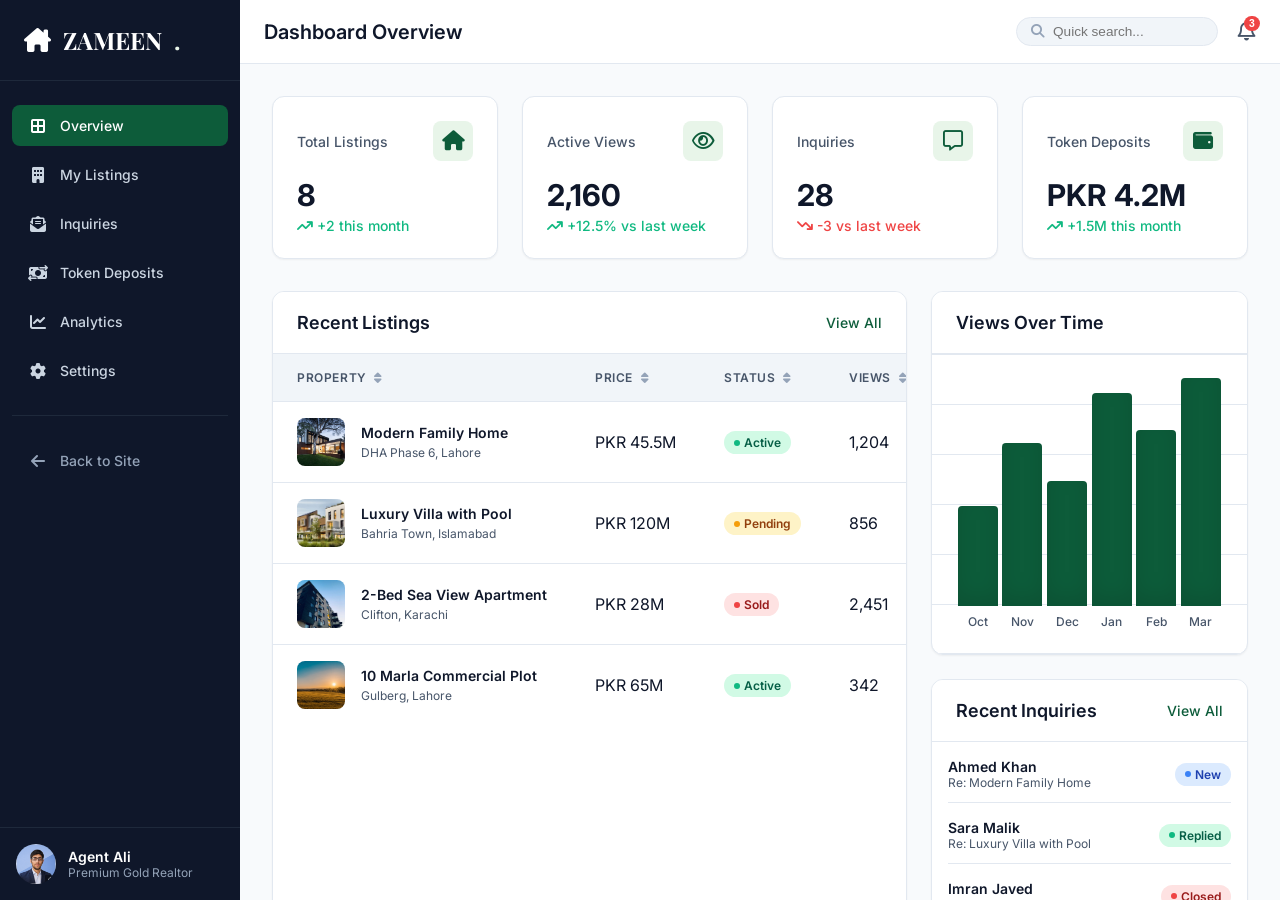
<file: dashboard.html>
<!DOCTYPE html>
<html lang="en">
<head>
    <meta charset="UTF-8">
    <meta name="viewport" content="width=device-width, initial-scale=1.0">
    <title>Dashboard - Zameen</title>
    
    <!-- Google Fonts -->
    <link rel="preconnect" href="https://fonts.googleapis.com">
    <link rel="preconnect" href="https://fonts.gstatic.com" crossorigin>
    <link href="https://fonts.googleapis.com/css2?family=Inter:wght@300;400;500;600;700&family=Playfair+Display:wght@600;700&display=swap" rel="stylesheet">
    
    <!-- Icons (SVG placeholders inside for styling, but linking font-awesome for ease) -->
    <link rel="stylesheet" href="https://cdnjs.cloudflare.com/ajax/libs/font-awesome/6.4.0/css/all.min.css">
    
    <style>
        :root {
            /* Brand Colors */
            --primary: #0d5c3a;
            --primary-light: #e8f5e9;
            --primary-dark: #093c25;
            
            /* Surface & Background */
            --surface: #ffffff;
            --background: #f8fafc;
            --neutral: #f1f5f9;
            --sidebar-bg: #0f172a;
            --sidebar-hover: #1e293b;
            
            /* Text Colors */
            --text-main: #0f172a;
            --text-secondary: #475569;
            --text-muted: #94a3b8;
            
            /* Status Colors */
            --success: #10b981;
            --success-bg: #d1fae5;
            --success-text: #065f46;
            
            --warning: #f59e0b;
            --warning-bg: #fef3c7;
            --warning-text: #92400e;
            
            --danger: #ef4444;
            --danger-bg: #fee2e2;
            --danger-text: #991b1b;
            
            --info: #3b82f6;
            --info-bg: #dbeafe;
            --info-text: #1e40af;
            
            /* UI Elements */
            --border: #e2e8f0;
            --radius-sm: 0.5rem;
            --radius-md: 0.75rem;
            --radius-lg: 1rem;
            --shadow-sm: 0 1px 2px 0 rgba(0, 0, 0, 0.05);
            --shadow-md: 0 4px 6px -1px rgba(0, 0, 0, 0.1), 0 2px 4px -1px rgba(0, 0, 0, 0.06);
        }

        * {
            margin: 0;
            padding: 0;
            box-sizing: border-box;
        }

        body {
            font-family: 'Inter', sans-serif;
            background-color: var(--background);
            color: var(--text-main);
            display: flex;
            height: 100vh;
            overflow: hidden;
        }

        h1, h2, h3, h4, h5, h6 {
            font-family: 'Playfair Display', serif;
            color: var(--text-main);
        }

        /* --- Sidebar --- */
        .sidebar {
            width: 240px;
            background-color: var(--sidebar-bg);
            color: #fff;
            display: flex;
            flex-direction: column;
            transition: transform 0.3s ease;
            z-index: 100;
            flex-shrink: 0;
        }

        .sidebar-brand {
            padding: 24px;
            font-size: 1.5rem;
            font-weight: 700;
            font-family: 'Playfair Display', serif;
            display: flex;
            align-items: center;
            gap: 12px;
            color: var(--surface);
            border-bottom: 1px solid var(--sidebar-hover);
        }

        .sidebar-brand span {
            color: var(--primary-light);
        }

        .sidebar-nav {
            flex: 1;
            padding: 24px 12px;
            overflow-y: auto;
        }

        .nav-item {
            display: flex;
            align-items: center;
            padding: 12px 16px;
            color: #cbd5e1;
            text-decoration: none;
            border-radius: var(--radius-sm);
            margin-bottom: 8px;
            transition: all 0.2s;
            cursor: pointer;
            font-weight: 500;
            font-size: 0.875rem;
        }

        .nav-item:hover, .nav-item.active {
            background-color: var(--primary);
            color: #fff;
        }

        .nav-item i {
            margin-right: 12px;
            width: 20px;
            text-align: center;
            font-size: 1rem;
        }

        .sidebar-footer {
            padding: 16px;
            border-top: 1px solid var(--sidebar-hover);
            display: flex;
            align-items: center;
            gap: 12px;
        }

        .sidebar-footer img {
            width: 40px;
            height: 40px;
            border-radius: 50%;
            object-fit: cover;
            background: #fff;
        }

        .user-info h4 {
            font-family: 'Inter', sans-serif;
            font-size: 0.875rem;
            font-weight: 600;
            color: #fff;
        }
        
        .user-info p {
            font-size: 0.75rem;
            color: #94a3b8;
        }

        /* --- Main Layout --- */
        .main-wrapper {
            flex: 1;
            display: flex;
            flex-direction: column;
            overflow: hidden;
            position: relative;
        }

        /* --- Top Header --- */
        .top-header {
            height: 64px;
            background-color: var(--surface);
            border-bottom: 1px solid var(--border);
            display: flex;
            align-items: center;
            justify-content: space-between;
            padding: 0 24px;
            flex-shrink: 0;
            z-index: 10;
        }

        .menu-toggle {
            display: none;
            background: none;
            border: none;
            font-size: 1.25rem;
            color: var(--text-main);
            cursor: pointer;
        }

        .header-title {
            font-size: 1.25rem;
            font-weight: 600;
            font-family: 'Inter', sans-serif;
        }

        .header-actions {
            display: flex;
            align-items: center;
            gap: 20px;
        }

        .header-btn {
            background: none;
            border: none;
            color: var(--text-secondary);
            font-size: 1.25rem;
            cursor: pointer;
            position: relative;
        }

        .header-btn:hover {
            color: var(--primary);
        }
        
        
        /* Notifications Dropdown */
        .notifications-dropdown {
            position: absolute;
            top: calc(100% + 10px);
            right: 0;
            width: 340px;
            max-width: 90vw;
            background: #ffffff;
            border: 1px solid var(--border);
            border-radius: var(--border-radius);
            box-shadow: 0 12px 30px rgba(0, 0, 0, 0.15);
            z-index: 1000;
            display: none;
            flex-direction: column;
            overflow: hidden;
            animation: fadeIn 0.2s ease forwards;
        }

        .notifications-dropdown.active {
            display: flex;
        }

        .notif-header {
            padding: 12px 16px;
            border-bottom: 1px solid var(--border);
            display: flex;
            align-items: center;
            justify-content: space-between;
            font-size: 0.88rem;
            font-weight: 700;
            background: #f8fafc;
        }

        .notif-clear-btn {
            background: none;
            border: none;
            color: var(--primary);
            font-size: 0.75rem;
            font-weight: 600;
            cursor: pointer;
            padding: 2px 6px;
            border-radius: 4px;
        }

        .notif-clear-btn:hover {
            background: var(--primary-light);
        }

        .notif-list {
            max-height: 280px;
            overflow-y: auto;
        }

        .notif-item {
            padding: 12px 16px;
            border-bottom: 1px solid #f1f5f9;
            display: flex;
            gap: 12px;
            cursor: pointer;
            transition: background 0.15s;
        }

        .notif-item:hover {
            background-color: #f8fafc;
        }

        .notif-item.unread {
            background-color: rgba(13, 92, 58, 0.04);
        }

        .notif-icon-box {
            width: 32px;
            height: 32px;
            border-radius: 50%;
            background: var(--primary-light);
            color: var(--primary);
            display: flex;
            align-items: center;
            justify-content: center;
            font-size: 0.85rem;
            flex-shrink: 0;
        }

        .notif-content {
            flex: 1;
        }

        .notif-text {
            font-size: 0.8125rem;
            color: var(--text-main);
            line-height: 1.4;
        }

        .notif-time {
            font-size: 0.72rem;
            color: var(--text-muted);
            margin-top: 3px;
        }

        .badge-notify {
            position: absolute;
            top: -4px;
            right: -4px;
            background: var(--danger);
            color: white;
            font-size: 0.65rem;
            font-weight: bold;
            padding: 2px 4px;
            border-radius: 10px;
            min-width: 16px;
            text-align: center;
        }

        /* --- Content Area --- */
        .content-area {
            flex: 1;
            padding: 32px;
            overflow-y: auto;
            background-color: var(--background);
        }
        
        .tab-pane {
            display: none;
            animation: fadeIn 0.3s ease;
        }
        
        .tab-pane.active {
            display: block;
        }
        
        @keyframes fadeIn {
            from { opacity: 0; transform: translateY(10px); }
            to { opacity: 1; transform: translateY(0); }
        }

        /* --- Metrics Grid --- */
        .metrics-grid {
            display: grid;
            grid-template-columns: repeat(4, 1fr);
            gap: 24px;
            margin-bottom: 32px;
        }

        .metric-card {
            background-color: var(--surface);
            padding: 24px;
            border-radius: var(--radius-md);
            box-shadow: var(--shadow-sm);
            border: 1px solid var(--border);
            display: flex;
            flex-direction: column;
            gap: 16px;
            transition: transform 0.2s, box-shadow 0.2s;
        }
        
        .metric-card:hover {
            transform: translateY(-2px);
            box-shadow: var(--shadow-md);
        }

        .metric-header {
            display: flex;
            justify-content: space-between;
            align-items: center;
        }
        
        .metric-title {
            color: var(--text-secondary);
            font-size: 0.875rem;
            font-weight: 500;
        }

        .metric-icon {
            width: 40px;
            height: 40px;
            border-radius: var(--radius-sm);
            background-color: var(--primary-light);
            color: var(--primary);
            display: flex;
            align-items: center;
            justify-content: center;
            font-size: 1.25rem;
        }

        .metric-body {
            display: flex;
            flex-direction: column;
            gap: 4px;
        }

        .metric-value {
            font-size: 1.875rem;
            font-weight: 700;
            color: var(--text-main);
        }

        .metric-change {
            font-size: 0.875rem;
            font-weight: 500;
            display: flex;
            align-items: center;
            gap: 4px;
        }

        .change-up { color: var(--success); }
        .change-down { color: var(--danger); }

        /* --- Section Cards (Tables & Charts) --- */
        .dashboard-grid {
            display: grid;
            grid-template-columns: 2fr 1fr;
            gap: 24px;
            margin-bottom: 32px;
        }

        .section-card {
            background-color: var(--surface);
            border-radius: var(--radius-md);
            box-shadow: var(--shadow-sm);
            border: 1px solid var(--border);
            overflow: hidden;
            display: flex;
            flex-direction: column;
        }

        .section-header {
            padding: 20px 24px;
            border-bottom: 1px solid var(--border);
            display: flex;
            justify-content: space-between;
            align-items: center;
            background: var(--surface);
        }

        .section-title {
            font-size: 1.125rem;
            font-weight: 600;
            font-family: 'Inter', sans-serif;
        }
        
        .section-action {
            color: var(--primary);
            font-size: 0.875rem;
            font-weight: 500;
            text-decoration: none;
        }
        
        .section-action:hover {
            text-decoration: underline;
        }

        /* --- Tables --- */
        .table-responsive {
            overflow-x: auto;
            flex: 1;
        }

        table {
            width: 100%;
            border-collapse: collapse;
            white-space: nowrap;
        }

        th, td {
            padding: 16px 24px;
            text-align: left;
            border-bottom: 1px solid var(--border);
        }

        th {
            background-color: var(--neutral);
            font-size: 0.75rem;
            text-transform: uppercase;
            letter-spacing: 0.05em;
            color: var(--text-secondary);
            font-weight: 600;
            cursor: pointer;
            user-select: none;
        }

        th:hover {
            background-color: #e2e8f0;
        }
        
        th i {
            margin-left: 4px;
            color: var(--text-muted);
        }

        tbody tr:hover {
            background-color: var(--background);
        }
        
        tbody tr:last-child td {
            border-bottom: none;
        }

        /* Custom Table Cells */
        .property-cell {
            display: flex;
            align-items: center;
            gap: 16px;
        }

        .property-cell img {
            width: 48px;
            height: 48px;
            border-radius: var(--radius-sm);
            object-fit: cover;
        }

        .property-info h5 {
            font-family: 'Inter', sans-serif;
            font-size: 0.875rem;
            font-weight: 600;
            color: var(--text-main);
            margin-bottom: 4px;
        }

        .property-info p {
            font-size: 0.75rem;
            color: var(--text-secondary);
        }

        .status-badge {
            padding: 4px 10px;
            border-radius: 999px;
            font-size: 0.75rem;
            font-weight: 600;
            display: inline-flex;
            align-items: center;
            gap: 4px;
        }
        
        .status-badge::before {
            content: '';
            width: 6px;
            height: 6px;
            border-radius: 50%;
        }

        .status-active { background-color: var(--success-bg); color: var(--success-text); }
        .status-active::before { background-color: var(--success); }
        
        .status-pending { background-color: var(--warning-bg); color: var(--warning-text); }
        .status-pending::before { background-color: var(--warning); }
        
        .status-sold { background-color: var(--danger-bg); color: var(--danger-text); }
        .status-sold::before { background-color: var(--danger); }
        
        .status-new { background-color: var(--info-bg); color: var(--info-text); }
        .status-new::before { background-color: var(--info); }
        
        .status-held { background-color: #f3e8ff; color: #6b21a8; }
        .status-held::before { background-color: #9333ea; }

        .action-cell {
            display: flex;
            gap: 8px;
        }

        .btn-action {
            background: none;
            border: 1px solid var(--border);
            color: var(--text-secondary);
            cursor: pointer;
            padding: 6px;
            border-radius: var(--radius-sm);
            transition: all 0.2s;
            display: inline-flex;
            align-items: center;
            justify-content: center;
        }

        .btn-action:hover {
            color: var(--primary);
            border-color: var(--primary);
            background-color: var(--primary-light);
        }
        
        .btn-action.delete:hover {
            color: var(--danger);
            border-color: var(--danger);
            background-color: var(--danger-bg);
        }

        /* --- Performance Chart --- */
        .chart-container {
            height: 300px;
            display: flex;
            align-items: flex-end;
            justify-content: space-around;
            padding: 24px;
            border-bottom: 1px solid var(--border);
            background-image: linear-gradient(var(--border) 1px, transparent 1px);
            background-size: 100% 50px; /* grid lines */
        }

        .chart-bar-group {
            display: flex;
            flex-direction: column;
            align-items: center;
            justify-content: flex-end;
            height: 100%;
            gap: 8px;
            width: 40px;
        }

        .chart-bar {
            width: 100%;
            background-color: var(--primary);
            border-radius: 4px 4px 0 0;
            transition: height 1s ease-out;
            position: relative;
            min-height: 5px;
            box-shadow: inset 0 -10px 20px rgba(0,0,0,0.1);
        }

        .chart-bar:hover {
            background-color: var(--primary-dark);
            cursor: pointer;
        }
        
        .chart-bar:hover::after {
            content: attr(data-val);
            position: absolute;
            top: -30px;
            left: 50%;
            transform: translateX(-50%);
            background: var(--sidebar-bg);
            color: #fff;
            padding: 4px 8px;
            border-radius: 4px;
            font-size: 0.75rem;
            z-index: 10;
        }

        .chart-label {
            font-size: 0.75rem;
            font-weight: 500;
            color: var(--text-secondary);
        }

        /* --- Overlay for mobile --- */
        .sidebar-overlay {
            display: none;
            position: fixed;
            top: 0;
            left: 0;
            width: 100vw;
            height: 100vh;
            background: rgba(15, 23, 42, 0.5);
            z-index: 90;
        }

        /* --- Responsive Design --- */
        @media (max-width: 1200px) {
            .dashboard-grid { grid-template-columns: 1fr; }
        }

        @media (max-width: 1024px) {
            .metrics-grid { grid-template-columns: repeat(2, 1fr); }
        }

        @media (max-width: 768px) {
            .sidebar {
                position: fixed;
                height: 100vh;
                transform: translateX(-100%);
            }
            .sidebar.open {
                transform: translateX(0);
            }
            .sidebar-overlay.active {
                display: block;
            }
            .menu-toggle {
                display: block;
            }
            .content-area {
                padding: 16px;
            }
        }

        @media (max-width: 480px) {
            .metrics-grid { grid-template-columns: 1fr; gap: 16px; }
            .chart-container { background-size: 100% 40px; }
            .chart-bar-group { width: 30px; }
        }

        /* --- DASHBOARD EXTENDED STYLES (Modals, Listings, Analytics, Settings) --- */
        .db-modal-overlay {
            position: fixed;
            inset: 0;
            background: rgba(15, 23, 42, 0.75);
            backdrop-filter: blur(6px);
            -webkit-backdrop-filter: blur(6px);
            z-index: 9999;
            display: flex;
            align-items: center;
            justify-content: center;
            padding: 16px;
            opacity: 0;
            pointer-events: none;
            transition: opacity 0.25s ease;
        }
        .db-modal-overlay.active {
            opacity: 1;
            pointer-events: auto;
        }
        .db-modal-card {
            background: #ffffff;
            border-radius: 16px;
            max-width: 860px;
            width: 100%;
            max-height: 92vh;
            display: flex;
            flex-direction: column;
            box-shadow: 0 25px 50px -12px rgba(0, 0, 0, 0.25);
            overflow: hidden;
            transform: scale(0.95);
            transition: transform 0.25s cubic-bezier(0.16, 1, 0.3, 1);
        }
        .db-modal-overlay.active .db-modal-card {
            transform: scale(1);
        }
        .db-modal-header {
            display: flex;
            align-items: center;
            justify-content: space-between;
            padding: 18px 24px;
            border-bottom: 1px solid var(--border);
            background: #f8fafc;
        }
        .db-modal-title {
            font-size: 1.25rem;
            font-weight: 700;
            color: var(--text-main);
            margin: 0;
            display: flex;
            align-items: center;
            gap: 10px;
        }
        .db-modal-title i {
            color: var(--primary);
        }
        .db-modal-close {
            background: none;
            border: none;
            font-size: 1.25rem;
            color: var(--text-muted);
            cursor: pointer;
            border-radius: 8px;
            width: 36px;
            height: 36px;
            display: flex;
            align-items: center;
            justify-content: center;
            transition: all 0.2s;
        }
        .db-modal-close:hover {
            background: #e2e8f0;
            color: var(--text-main);
        }
        .db-modal-body {
            padding: 24px;
            overflow-y: auto;
            flex: 1;
        }
        .db-modal-footer {
            padding: 16px 24px;
            border-top: 1px solid var(--border);
            display: flex;
            align-items: center;
            justify-content: flex-end;
            gap: 12px;
            background: #f8fafc;
        }
        .form-grid-2 {
            display: grid;
            grid-template-columns: 1fr 1fr;
            gap: 16px;
        }
        .form-grid-3 {
            display: grid;
            grid-template-columns: 1fr 1fr 1fr;
            gap: 16px;
        }
        @media (max-width: 640px) {
            .form-grid-2, .form-grid-3 {
                grid-template-columns: 1fr;
                gap: 12px;
            }
        }
        .form-group-db {
            display: flex;
            flex-direction: column;
            gap: 6px;
            margin-bottom: 16px;
        }
        .form-label-db {
            font-size: 0.85rem;
            font-weight: 600;
            color: var(--text-main);
            display: flex;
            align-items: center;
            justify-content: space-between;
        }
        .form-label-db small {
            font-weight: 400;
            color: var(--text-muted);
        }
        .form-input-db, .form-select-db, .form-textarea-db {
            width: 100%;
            padding: 10px 14px;
            border: 1px solid var(--border);
            border-radius: 8px;
            font-family: inherit;
            font-size: 0.9rem;
            color: var(--text-main);
            background: #ffffff;
            transition: border-color 0.2s, box-shadow 0.2s;
        }
        .form-input-db:focus, .form-select-db:focus, .form-textarea-db:focus {
            border-color: var(--primary);
            box-shadow: 0 0 0 3px rgba(13, 92, 58, 0.12);
            outline: none;
        }
        .form-textarea-db {
            resize: vertical;
            min-height: 90px;
        }
        .preset-grid {
            display: grid;
            grid-template-columns: repeat(auto-fill, minmax(130px, 1fr));
            gap: 10px;
            margin-top: 6px;
        }
        .preset-card {
            border: 2px solid var(--border);
            border-radius: 8px;
            overflow: hidden;
            cursor: pointer;
            position: relative;
            background: #fff;
            transition: all 0.2s;
        }
        .preset-card:hover {
            border-color: #cbd5e1;
            transform: translateY(-2px);
        }
        .preset-card.selected {
            border-color: var(--primary);
            box-shadow: 0 0 0 2px rgba(13, 92, 58, 0.2);
        }
        .preset-card img {
            width: 100%;
            height: 75px;
            object-fit: cover;
            display: block;
        }
        .preset-card .preset-name {
            font-size: 0.75rem;
            font-weight: 600;
            padding: 6px;
            text-align: center;
            background: #fff;
            color: var(--text-main);
            white-space: nowrap;
            overflow: hidden;
            text-overflow: ellipsis;
        }
        .preset-card .preset-check {
            position: absolute;
            top: 4px;
            right: 4px;
            background: var(--primary);
            color: white;
            width: 20px;
            height: 20px;
            border-radius: 50%;
            font-size: 0.7rem;
            display: none;
            align-items: center;
            justify-content: center;
            box-shadow: 0 2px 4px rgba(0,0,0,0.3);
        }
        .preset-card.selected .preset-check {
            display: flex;
        }
        .amenities-grid {
            display: flex;
            flex-wrap: wrap;
            gap: 8px;
            margin-top: 4px;
        }
        .amenity-chip {
            display: inline-flex;
            align-items: center;
            gap: 6px;
            padding: 6px 14px;
            border-radius: 20px;
            border: 1px solid var(--border);
            background: #f8fafc;
            font-size: 0.8rem;
            font-weight: 500;
            color: var(--text-main);
            cursor: pointer;
            transition: all 0.2s;
            user-select: none;
        }
        .amenity-chip:hover {
            border-color: var(--primary);
            background: #f1f8f4;
        }
        .amenity-chip.selected {
            background: #e6f4ea;
            border-color: var(--primary);
            color: var(--primary);
            font-weight: 600;
        }
        .amenity-chip i {
            font-size: 0.75rem;
        }
        .btn-db-primary {
            background: var(--primary);
            color: white;
            border: none;
            padding: 10px 20px;
            border-radius: 8px;
            font-weight: 600;
            cursor: pointer;
            transition: all 0.2s;
            display: inline-flex;
            align-items: center;
            gap: 8px;
            box-shadow: 0 4px 12px rgba(13, 92, 58, 0.2);
        }
        .btn-db-primary:hover {
            background: var(--primary-dark);
            transform: translateY(-1px);
        }
        .btn-db-secondary {
            background: #ffffff;
            border: 1px solid var(--border);
            color: var(--text-main);
            padding: 10px 18px;
            border-radius: 8px;
            font-weight: 500;
            cursor: pointer;
            transition: all 0.2s;
        }
        .btn-db-secondary:hover {
            background: #f1f5f9;
        }
        .btn-db-danger {
            background: #fee2e2;
            border: 1px solid #fecaca;
            color: #dc2626;
            padding: 6px 12px;
            border-radius: 6px;
            font-size: 0.8rem;
            font-weight: 600;
            cursor: pointer;
            transition: all 0.2s;
            display: inline-flex;
            align-items: center;
            gap: 4px;
        }
        .btn-db-danger:hover {
            background: #fecaca;
        }

        /* Listings Toolbar & Table styling */
        .listings-toolbar {
            display: flex;
            flex-wrap: wrap;
            align-items: center;
            justify-content: space-between;
            gap: 14px;
            margin-bottom: 20px;
            padding-bottom: 16px;
            border-bottom: 1px solid var(--border);
        }
        .filter-pills-group {
            display: flex;
            flex-wrap: wrap;
            gap: 8px;
        }
        .filter-pill-db {
            padding: 7px 16px;
            border-radius: 20px;
            border: 1px solid var(--border);
            background: #fff;
            color: var(--text-muted);
            font-size: 0.85rem;
            font-weight: 500;
            cursor: pointer;
            transition: all 0.2s;
        }
        .filter-pill-db:hover {
            border-color: var(--primary);
            color: var(--primary);
        }
        .filter-pill-db.active {
            background: var(--primary);
            border-color: var(--primary);
            color: white;
            font-weight: 600;
            box-shadow: 0 2px 6px rgba(13, 92, 58, 0.2);
        }
        .search-box-db {
            display: flex;
            align-items: center;
            gap: 10px;
            background: #fff;
            border: 1px solid var(--border);
            border-radius: 8px;
            padding: 8px 14px;
            min-width: 260px;
            flex: 1;
            max-width: 360px;
        }
        .search-box-db i {
            color: var(--text-muted);
            font-size: 0.9rem;
        }
        .search-box-db input {
            border: none;
            outline: none;
            font-size: 0.85rem;
            width: 100%;
            color: var(--text-main);
            background: transparent;
        }
        .property-cell-flex {
            display: flex;
            align-items: center;
            gap: 12px;
        }
        .property-cell-img {
            width: 56px;
            height: 48px;
            border-radius: 8px;
            object-fit: cover;
            border: 1px solid var(--border);
            flex-shrink: 0;
        }
        .property-cell-title {
            font-weight: 600;
            color: var(--text-main);
            margin-bottom: 2px;
        }
        .property-cell-loc {
            font-size: 0.8rem;
            color: var(--text-muted);
            display: flex;
            align-items: center;
            gap: 4px;
        }

        /* 4-Angle Preview Modal */
        .db-preview-card {
            max-width: 920px;
            width: 95%;
            max-height: 92vh;
            display: flex;
            flex-direction: column;
        }
        .db-gallery-container {
            position: relative;
            width: 100%;
            height: clamp(380px, 58vh, 540px);
            background: #0f172a;
            overflow: hidden;
            border-radius: 16px 16px 0 0;
        }
        .db-gallery-main-img {
            width: 100%;
            height: 100%;
            object-fit: cover;
            object-position: center;
            display: block;
            transition: opacity 0.25s ease;
        }
        .db-gallery-arrow {
            position: absolute;
            top: 50%;
            transform: translateY(-50%);
            background: rgba(15, 23, 42, 0.65);
            color: white;
            border: none;
            width: 44px;
            height: 44px;
            border-radius: 50%;
            display: flex;
            align-items: center;
            justify-content: center;
            cursor: pointer;
            font-size: 1.1rem;
            backdrop-filter: blur(6px);
            -webkit-backdrop-filter: blur(6px);
            transition: all 0.2s;
            z-index: 10;
        }
        .db-gallery-arrow:hover {
            background: rgba(13, 92, 58, 0.95);
            transform: translateY(-50%) scale(1.08);
        }
        .db-gallery-arrow.left { left: 16px; }
        .db-gallery-arrow.right { right: 16px; }
        .db-angle-badge {
            position: absolute;
            top: 16px;
            left: 16px;
            background: rgba(15, 23, 42, 0.75);
            backdrop-filter: blur(6px);
            -webkit-backdrop-filter: blur(6px);
            color: white;
            padding: 6px 16px;
            border-radius: 20px;
            font-size: 0.8rem;
            font-weight: 600;
            display: flex;
            align-items: center;
            gap: 8px;
            z-index: 10;
            border: 1px solid rgba(255,255,255,0.15);
        }
        .db-angle-badge span.pulse-dot {
            width: 8px;
            height: 8px;
            border-radius: 50%;
            background: #22c55e;
            box-shadow: 0 0 8px #22c55e;
        }
        .db-gallery-close {
            position: absolute;
            top: 16px;
            right: 16px;
            background: rgba(15, 23, 42, 0.75);
            backdrop-filter: blur(6px);
            color: white;
            border: none;
            width: 36px;
            height: 36px;
            border-radius: 50%;
            display: flex;
            align-items: center;
            justify-content: center;
            cursor: pointer;
            z-index: 10;
            transition: all 0.2s;
        }
        .db-gallery-close:hover {
            background: #ef4444;
            transform: scale(1.08);
        }
        .db-thumbs-strip {
            position: absolute;
            bottom: 14px;
            left: 50%;
            transform: translateX(-50%);
            display: flex;
            gap: 10px;
            background: rgba(15, 23, 42, 0.65);
            backdrop-filter: blur(8px);
            -webkit-backdrop-filter: blur(8px);
            padding: 8px 12px;
            border-radius: 12px;
            z-index: 10;
            border: 1px solid rgba(255,255,255,0.1);
        }
        .db-thumb-item {
            width: 54px;
            height: 40px;
            border-radius: 6px;
            overflow: hidden;
            cursor: pointer;
            border: 2px solid transparent;
            opacity: 0.65;
            transition: all 0.2s;
        }
        .db-thumb-item:hover {
            opacity: 0.9;
        }
        .db-thumb-item.active {
            border-color: #22c55e;
            opacity: 1;
            transform: scale(1.06);
            box-shadow: 0 2px 8px rgba(0,0,0,0.5);
        }
        .db-thumb-item img {
            width: 100%;
            height: 100%;
            object-fit: cover;
            display: block;
        }
        .db-preview-info {
            padding: 24px;
            overflow-y: auto;
            flex: 1;
            background: #ffffff;
        }
        .db-spec-pill {
            display: inline-flex;
            align-items: center;
            gap: 6px;
            padding: 6px 12px;
            background: #f1f5f9;
            border-radius: 8px;
            font-size: 0.85rem;
            color: var(--text-main);
            font-weight: 500;
        }

        /* Analytics Styles */
        .analytics-grid-2 {
            display: grid;
            grid-template-columns: 2fr 1fr;
            gap: 24px;
            margin-bottom: 24px;
        }
        @media (max-width: 900px) {
            .analytics-grid-2 {
                grid-template-columns: 1fr;
            }
        }
        .analytics-subcard {
            background: #ffffff;
            border: 1px solid var(--border);
            border-radius: 12px;
            padding: 22px;
            box-shadow: var(--shadow-sm);
        }
        .typology-row {
            margin-bottom: 16px;
        }
        .typology-row:last-child {
            margin-bottom: 0;
        }
        .typology-meta {
            display: flex;
            justify-content: space-between;
            font-size: 0.85rem;
            font-weight: 600;
            margin-bottom: 6px;
        }
        .typology-bar-bg {
            height: 8px;
            background: #f1f5f9;
            border-radius: 4px;
            overflow: hidden;
        }
        .typology-bar-fill {
            height: 100%;
            border-radius: 4px;
            transition: width 1s ease-in-out;
        }

        /* Settings Styles */
        .settings-card {
            background: #ffffff;
            border: 1px solid var(--border);
            border-radius: 14px;
            padding: 24px;
            margin-bottom: 24px;
            box-shadow: var(--shadow-sm);
        }
        .settings-card-header {
            display: flex;
            align-items: center;
            gap: 12px;
            margin-bottom: 18px;
            padding-bottom: 14px;
            border-bottom: 1px solid var(--border);
        }
        .settings-card-header i {
            font-size: 1.3rem;
            color: var(--primary);
        }
        .settings-card-title {
            font-size: 1.1rem;
            font-weight: 700;
            color: var(--text-main);
            margin: 0;
        }
        .toggle-row {
            display: flex;
            align-items: center;
            justify-content: space-between;
            padding: 12px 0;
            border-bottom: 1px solid #f1f5f9;
        }
        .toggle-row:last-child {
            border-bottom: none;
        }
        .toggle-switch {
            position: relative;
            display: inline-block;
            width: 48px;
            height: 26px;
        }
        .toggle-switch input {
            opacity: 0;
            width: 0;
            height: 0;
        }
        .toggle-slider {
            position: absolute;
            cursor: pointer;
            top: 0; left: 0; right: 0; bottom: 0;
            background-color: #cbd5e1;
            transition: .3s;
            border-radius: 26px;
        }
        .toggle-slider:before {
            position: absolute;
            content: "";
            height: 20px;
            width: 20px;
            left: 3px;
            bottom: 3px;
            background-color: white;
            transition: .3s;
            border-radius: 50%;
        }
        .toggle-switch input:checked + .toggle-slider {
            background-color: var(--primary);
        }
        .toggle-switch input:checked + .toggle-slider:before {
            transform: translateX(22px);
        }

        /* Toast notifications */
        #dbToast {
            position: fixed;
            bottom: 24px;
            right: 24px;
            background: #0f172a;
            color: white;
            padding: 14px 22px;
            border-radius: 12px;
            box-shadow: 0 10px 25px rgba(0,0,0,0.25);
            display: flex;
            align-items: center;
            gap: 12px;
            font-size: 0.9rem;
            font-weight: 500;
            z-index: 100000;
            transform: translateY(100px);
            opacity: 0;
            transition: all 0.35s cubic-bezier(0.16, 1, 0.3, 1);
            pointer-events: none;
        }
        #dbToast.show {
            transform: translateY(0);
            opacity: 1;
            pointer-events: auto;
        }
        #dbToast.success {
            border-left: 5px solid #22c55e;
        }
        #dbToast.error {
            border-left: 5px solid #ef4444;
        }
    </style>
</head>
<body>

    <!-- Overlay for Mobile Sidebar -->
    <div class="sidebar-overlay" id="sidebarOverlay"></div>

    <!-- Sidebar -->
    <aside class="sidebar" id="sidebar">
        <div class="sidebar-brand">
            <i class="fa-solid fa-house-chimney"></i>
            ZAMEEN<span>.</span>
        </div>
        
        <nav class="sidebar-nav">
            <div class="nav-item active" data-tab="overview">
                <i class="fa-solid fa-border-all"></i> Overview
            </div>
            <div class="nav-item" data-tab="listings">
                <i class="fa-solid fa-building"></i> My Listings
            </div>
            <div class="nav-item" data-tab="inquiries">
                <i class="fa-solid fa-envelope-open-text"></i> Inquiries
            </div>
            <div class="nav-item" data-tab="deposits">
                <i class="fa-solid fa-money-bill-transfer"></i> Token Deposits
            </div>
            <div class="nav-item" data-tab="analytics">
                <i class="fa-solid fa-chart-line"></i> Analytics
            </div>
            <div class="nav-item" data-tab="settings">
                <i class="fa-solid fa-gear"></i> Settings
            </div>
            <div style="margin: 24px 0; border-top: 1px solid var(--sidebar-hover);"></div>
            <a href="zameen.html" class="nav-item" style="color: var(--text-muted);">
                <i class="fa-solid fa-arrow-left"></i> Back to Site
            </a>
        </nav>

        <div class="sidebar-footer">
            <img id="sidebarAvatarImg" src="./image/agent-avatar1.png" alt="User Avatar" onerror="this.src='https://ui-avatars.com/api/?name=Agent+Ali&background=0d5c3a&color=fff'">
            <div class="user-info">
                <h4 id="sidebarUserName">Agent Ali</h4>
                <p id="sidebarUserRole">Premium Seller</p>
            </div>
        </div>
    </aside>

    <!-- Main Wrapper -->
    <main class="main-wrapper">
        <!-- Header -->
        <header class="top-header">
            <div style="display: flex; align-items: center; gap: 16px;">
                <button class="menu-toggle" id="menuToggle">
                    <i class="fa-solid fa-bars"></i>
                </button>
                <h2 class="header-title" id="pageTitle">Dashboard Overview</h2>
            </div>
            
            <div class="header-actions" style="position: relative;">
                <div class="header-search-container" id="headerSearchContainer" style="display: flex; align-items: center; background: #f1f5f9; border: 1px solid var(--border); border-radius: 20px; padding: 6px 14px; gap: 8px;">
                    <i class="fa-solid fa-magnifying-glass" style="color: var(--text-muted); font-size: 0.85rem;"></i>
                    <input type="text" id="topHeaderSearchInput" placeholder="Quick search..." style="border: none; background: transparent; outline: none; font-size: 0.85rem; width: 150px; color: var(--text-main);" oninput="handleTopHeaderSearch(this.value)">
                </div>
                <button class="header-btn" id="notifBellBtn" title="Notifications" onclick="toggleNotificationsDropdown(event)">
                    <i class="fa-regular fa-bell"></i>
                    <span class="badge-notify" id="notifBadge">3</span>
                </button>

                <!-- Notifications Dropdown -->
                <div class="notifications-dropdown" id="notificationsDropdown">
                    <div class="notif-header">
                        <span>Notifications</span>
                        <button class="notif-clear-btn" onclick="markAllNotificationsAsRead()">Mark all read</button>
                    </div>
                    <div class="notif-list" id="notifList">
                        <div class="notif-item unread" onclick="switchTab('inquiries')">
                            <div class="notif-icon-box"><i class="fa-regular fa-envelope"></i></div>
                            <div class="notif-content">
                                <div class="notif-text"><strong>Ahmed Khan</strong> sent an inquiry regarding <em>Modern Family Home</em>.</div>
                                <div class="notif-time">10 minutes ago</div>
                            </div>
                        </div>
                        <div class="notif-item unread" onclick="switchTab('deposits')">
                            <div class="notif-icon-box" style="background:#ecfdf5; color:#10b981;"><i class="fa-solid fa-money-bill-transfer"></i></div>
                            <div class="notif-content">
                                <div class="notif-text">Escrow deposit of <strong>PKR 2,000,000</strong> confirmed for <em>Luxury Villa with Pool</em>.</div>
                                <div class="notif-time">2 hours ago</div>
                            </div>
                        </div>
                        <div class="notif-item unread" onclick="switchTab('listings')">
                            <div class="notif-icon-box" style="background:#eff6ff; color:#3b82f6;"><i class="fa-solid fa-check"></i></div>
                            <div class="notif-content">
                                <div class="notif-text">Listing <strong>Modern Family Home</strong> approved and verified.</div>
                                <div class="notif-time">1 day ago</div>
                            </div>
                        </div>
                    </div>
                </div>
            </div>
        </header>

        <!-- Content Area -->
        <div class="content-area">
            
            <!-- OVERVIEW TAB -->
            <div id="tab-overview" class="tab-pane active">
                
                <!-- Metrics Row -->
                <div class="metrics-grid">
                    <div class="metric-card">
                        <div class="metric-header">
                            <span class="metric-title">Total Listings</span>
                            <div class="metric-icon"><i class="fa-solid fa-house"></i></div>
                        </div>
                        <div class="metric-body">
                            <div class="metric-value counter" data-target="12">0</div>
                            <div class="metric-change change-up">
                                <i class="fa-solid fa-arrow-trend-up"></i> +2 this month
                            </div>
                        </div>
                    </div>
                    
                    <div class="metric-card">
                        <div class="metric-header">
                            <span class="metric-title">Active Views</span>
                            <div class="metric-icon"><i class="fa-regular fa-eye"></i></div>
                        </div>
                        <div class="metric-body">
                            <div class="metric-value counter" data-target="3847">0</div>
                            <div class="metric-change change-up">
                                <i class="fa-solid fa-arrow-trend-up"></i> +12.5% vs last week
                            </div>
                        </div>
                    </div>
                    
                    <div class="metric-card">
                        <div class="metric-header">
                            <span class="metric-title">Inquiries</span>
                            <div class="metric-icon"><i class="fa-regular fa-message"></i></div>
                        </div>
                        <div class="metric-body">
                            <div class="metric-value counter" data-target="28">0</div>
                            <div class="metric-change change-down">
                                <i class="fa-solid fa-arrow-trend-down"></i> -3 vs last week
                            </div>
                        </div>
                    </div>
                    
                    <div class="metric-card">
                        <div class="metric-header">
                            <span class="metric-title">Token Deposits</span>
                            <div class="metric-icon"><i class="fa-solid fa-wallet"></i></div>
                        </div>
                        <div class="metric-body">
                            <div class="metric-value">PKR 4.2M</div>
                            <div class="metric-change change-up">
                                <i class="fa-solid fa-arrow-trend-up"></i> +1.5M this month
                            </div>
                        </div>
                    </div>
                </div>

                <!-- Dashboard Grid -->
                <div class="dashboard-grid">
                    <!-- Recent Listings -->
                    <div class="section-card">
                        <div class="section-header">
                            <h3 class="section-title">Recent Listings</h3>
                            <a href="javascript:void(0)" class="section-action" onclick="switchTab('listings')">View All</a>
                        </div>
                        <div class="table-responsive">
                            <table id="listingsTable">
                                <thead>
                                    <tr>
                                        <th onclick="sortTable('listingsTable', 0)">Property <i class="fa-solid fa-sort"></i></th>
                                        <th onclick="sortTable('listingsTable', 1)">Price <i class="fa-solid fa-sort"></i></th>
                                        <th onclick="sortTable('listingsTable', 2)">Status <i class="fa-solid fa-sort"></i></th>
                                        <th onclick="sortTable('listingsTable', 3)">Views <i class="fa-solid fa-sort"></i></th>
                                        <th>Actions</th>
                                    </tr>
                                </thead>
                                <tbody>
                                    <tr>
                                        <td>
                                            <div class="property-cell">
                                                <img src="./image/house-modern.jpg" alt="Modern House" onerror="this.src='https://images.unsplash.com/photo-1600596542815-ffad4c1539a9?w=100&q=80'">
                                                <div class="property-info">
                                                    <h5>Modern Family Home</h5>
                                                    <p>DHA Phase 6, Lahore</p>
                                                </div>
                                            </div>
                                        </td>
                                        <td>PKR 45.5M</td>
                                        <td><span class="status-badge status-active">Active</span></td>
                                        <td>1,204</td>
                                        <td class="action-cell">
                                            <button class="btn-action" title="Edit" onclick="openEditPropertyModal('PROP-101')"><i class="fa-regular fa-pen-to-square"></i></button>
                                            <button class="btn-action" title="View" onclick="previewListing('PROP-101')"><i class="fa-regular fa-eye"></i></button>
                                        </td>
                                    </tr>
                                    <tr>
                                        <td>
                                            <div class="property-cell">
                                                <img src="./image/villa-luxury.jpg" alt="Luxury Villa" onerror="this.src='https://images.unsplash.com/photo-1613977257363-707ba9348227?w=100&q=80'">
                                                <div class="property-info">
                                                    <h5>Luxury Villa with Pool</h5>
                                                    <p>Bahria Town, Islamabad</p>
                                                </div>
                                            </div>
                                        </td>
                                        <td>PKR 120M</td>
                                        <td><span class="status-badge status-pending">Pending</span></td>
                                        <td>856</td>
                                        <td class="action-cell">
                                            <button class="btn-action" title="Edit" onclick="openEditPropertyModal('PROP-102')"><i class="fa-regular fa-pen-to-square"></i></button>
                                            <button class="btn-action" title="View" onclick="previewListing('PROP-102')"><i class="fa-regular fa-eye"></i></button>
                                        </td>
                                    </tr>
                                    <tr>
                                        <td>
                                            <div class="property-cell">
                                                <img src="./image/apartment-interior.jpg" alt="Apartment" onerror="this.src='https://images.unsplash.com/photo-1522708323590-d24dbb6b0267?w=100&q=80'">
                                                <div class="property-info">
                                                    <h5>2-Bed Sea View Apartment</h5>
                                                    <p>Clifton, Karachi</p>
                                                </div>
                                            </div>
                                        </td>
                                        <td>PKR 28M</td>
                                        <td><span class="status-badge status-sold">Sold</span></td>
                                        <td>2,451</td>
                                        <td class="action-cell">
                                            <button class="btn-action" title="Edit" onclick="openEditPropertyModal('PROP-103')"><i class="fa-regular fa-pen-to-square"></i></button>
                                            <button class="btn-action" title="View" onclick="previewListing('PROP-103')"><i class="fa-regular fa-eye"></i></button>
                                        </td>
                                    </tr>
                                    <tr>
                                        <td>
                                            <div class="property-cell">
                                                <img src="./image/plot-land.jpg" alt="Plot" onerror="this.src='https://images.unsplash.com/photo-1500382017468-9049fed747ef?w=100&q=80'">
                                                <div class="property-info">
                                                    <h5>10 Marla Commercial Plot</h5>
                                                    <p>Gulberg, Lahore</p>
                                                </div>
                                            </div>
                                        </td>
                                        <td>PKR 65M</td>
                                        <td><span class="status-badge status-active">Active</span></td>
                                        <td>342</td>
                                        <td class="action-cell">
                                            <button class="btn-action" title="Edit" onclick="openEditPropertyModal('PROP-104')"><i class="fa-regular fa-pen-to-square"></i></button>
                                            <button class="btn-action" title="View" onclick="previewListing('PROP-104')"><i class="fa-regular fa-eye"></i></button>
                                        </td>
                                    </tr>
                                </tbody>
                            </table>
                        </div>
                    </div>

                    <!-- Chart & Inquiries -->
                    <div style="display: flex; flex-direction: column; gap: 24px;">
                        
                        <!-- Chart -->
                        <div class="section-card">
                            <div class="section-header">
                                <h3 class="section-title">Views Over Time</h3>
                            </div>
                            <div class="chart-container">
                                <div class="chart-bar-group">
                                    <div class="chart-bar" style="height: 0%" data-h="40%" data-val="1,200"></div>
                                    <span class="chart-label">Oct</span>
                                </div>
                                <div class="chart-bar-group">
                                    <div class="chart-bar" style="height: 0%" data-h="65%" data-val="2,100"></div>
                                    <span class="chart-label">Nov</span>
                                </div>
                                <div class="chart-bar-group">
                                    <div class="chart-bar" style="height: 0%" data-h="50%" data-val="1,650"></div>
                                    <span class="chart-label">Dec</span>
                                </div>
                                <div class="chart-bar-group">
                                    <div class="chart-bar" style="height: 0%" data-h="85%" data-val="2,900"></div>
                                    <span class="chart-label">Jan</span>
                                </div>
                                <div class="chart-bar-group">
                                    <div class="chart-bar" style="height: 0%" data-h="70%" data-val="2,300"></div>
                                    <span class="chart-label">Feb</span>
                                </div>
                                <div class="chart-bar-group">
                                    <div class="chart-bar" style="height: 0%" data-h="100%" data-val="3,847"></div>
                                    <span class="chart-label">Mar</span>
                                </div>
                            </div>
                        </div>

                        <!-- Mini Inquiries -->
                        <div class="section-card">
                            <div class="section-header">
                                <h3 class="section-title">Recent Inquiries</h3>
                                <a href="javascript:void(0)" class="section-action" onclick="switchTab('inquiries')">View All</a>
                            </div>
                            <div style="padding: 16px;">
                                <div style="display: flex; justify-content: space-between; align-items: center; margin-bottom: 16px; padding-bottom: 12px; border-bottom: 1px solid var(--border);">
                                    <div>
                                        <p style="font-weight: 600; font-size: 0.875rem;">Ahmed Khan</p>
                                        <p style="font-size: 0.75rem; color: var(--text-secondary);">Re: Modern Family Home</p>
                                    </div>
                                    <span class="status-badge status-new">New</span>
                                </div>
                                <div style="display: flex; justify-content: space-between; align-items: center; margin-bottom: 16px; padding-bottom: 12px; border-bottom: 1px solid var(--border);">
                                    <div>
                                        <p style="font-weight: 600; font-size: 0.875rem;">Sara Malik</p>
                                        <p style="font-size: 0.75rem; color: var(--text-secondary);">Re: Luxury Villa with Pool</p>
                                    </div>
                                    <span class="status-badge status-active">Replied</span>
                                </div>
                                <div style="display: flex; justify-content: space-between; align-items: center;">
                                    <div>
                                        <p style="font-weight: 600; font-size: 0.875rem;">Imran Javed</p>
                                        <p style="font-size: 0.75rem; color: var(--text-secondary);">Re: 10 Marla Plot</p>
                                    </div>
                                    <span class="status-badge status-sold">Closed</span>
                                </div>
                            </div>
                        </div>

                    </div>
                </div>
            </div> <!-- End Overview Tab -->

            <!-- OTHER TABS (Placeholders for routing) -->
            <!-- MY LISTINGS TAB -->
            <div id="tab-listings" class="tab-pane">
                <div class="section-card">
                    <div class="section-header" style="flex-wrap: wrap; gap: 12px;">
                        <div>
                            <h3 class="section-title">My Properties & Land Listings</h3>
                            <p style="font-size: 0.85rem; color: var(--text-muted); margin-top: 4px;">Manage, edit, publish, or track live performance of your property & land inventory.</p>
                        </div>
                        <button class="btn-db-primary" onclick="openAddPropertyModal()">
                            <i class="fa-solid fa-plus"></i> Add New Property
                        </button>
                    </div>
                    
                    <!-- Filters & Search Toolbar -->
                    <div class="listings-toolbar">
                        <div class="filter-pills-group" id="listingFilterPills">
                            <button class="filter-pill-db active" onclick="filterListings('all', this)">All (<span id="count-all">0</span>)</button>
                            <button class="filter-pill-db" onclick="filterListings('active', this)">Active (<span id="count-active">0</span>)</button>
                            <button class="filter-pill-db" onclick="filterListings('pending', this)">Pending (<span id="count-pending">0</span>)</button>
                            <button class="filter-pill-db" onclick="filterListings('plots', this)">Plots & Land (<span id="count-plots">0</span>)</button>
                            <button class="filter-pill-db" onclick="filterListings('sold', this)">Sold (<span id="count-sold">0</span>)</button>
                        </div>
                        <div class="search-box-db">
                            <i class="fa-solid fa-magnifying-glass"></i>
                            <input type="text" id="listingSearchInput" placeholder="Search by title, city, area..." oninput="handleListingSearch(this.value)">
                        </div>
                    </div>

                    <!-- Listings Table -->
                    <div class="table-responsive">
                        <table id="myListingsTable">
                            <thead>
                                <tr>
                                    <th>Property / Land</th>
                                    <th>Typology & Purpose</th>
                                    <th>Area / Size</th>
                                    <th>Price (PKR)</th>
                                    <th>Status</th>
                                    <th>Inquiries / Views</th>
                                    <th style="text-align: right;">Actions</th>
                                </tr>
                            </thead>
                            <tbody id="myListingsTableBody">
                                <!-- Populated dynamically by JavaScript -->
                            </tbody>
                        </table>
                    </div>
                </div>
            </div>
            
            <div id="tab-inquiries" class="tab-pane">
                <div class="section-card">
                    <div class="section-header">
                        <h3 class="section-title">All Inquiries</h3>
                    </div>
                    <div class="section-header" style="flex-wrap: wrap; gap: 12px;">
                        <div>
                            <h3 class="section-title">All Customer Inquiries</h3>
                            <p style="font-size: 0.85rem; color: var(--text-muted); margin-top: 4px;">Direct buyer and tenant inquiries submitted across your properties.</p>
                        </div>
                        <button class="btn-action" style="background: var(--surface); border: 1px solid var(--border); padding: 8px 14px;" onclick="renderInquiriesTable()">
                            <i class="fa-solid fa-arrows-rotate"></i> Refresh
                        </button>
                    </div>
                    <div class="table-responsive">
                        <table id="inquiriesTable">
                            <thead>
                                <tr>
                                    <th>Buyer Name</th>
                                    <th>Property</th>
                                    <th>Phone / WhatsApp</th>
                                    <th>Date</th>
                                    <th>Status</th>
                                    <th style="text-align: right;">Action</th>
                                </tr>
                            </thead>
                            <tbody id="inquiriesTableBody">
                                <!-- Populated dynamically by JavaScript -->
                            </tbody>
                        </table>
                    </div>
                </div>
            </div>

            <div id="tab-deposits" class="tab-pane">
                <div class="section-card">
                    <div class="section-header">
                        <h3 class="section-title">Token Deposits (Escrow)</h3>
                    </div>
                    <div class="section-header" style="flex-wrap: wrap; gap: 12px;">
                        <div>
                            <h3 class="section-title">Token Deposits (Escrow Ledger)</h3>
                            <p style="font-size: 0.85rem; color: var(--text-muted); margin-top: 4px;">Verified token deposits held in escrow pending legal deed completion.</p>
                        </div>
                        <button class="btn-action" style="background: var(--surface); border: 1px solid var(--border); padding: 8px 14px;" onclick="renderDepositsTable()">
                            <i class="fa-solid fa-arrows-rotate"></i> Refresh
                        </button>
                    </div>
                    <div class="table-responsive">
                        <table id="depositsTable">
                            <thead>
                                <tr>
                                    <th>Receipt / Txn ID</th>
                                    <th>Property</th>
                                    <th>Buyer Name</th>
                                    <th>Escrow Amount</th>
                                    <th>Date</th>
                                    <th>Status</th>
                                    <th style="text-align: right;">Action</th>
                                </tr>
                            </thead>
                            <tbody id="depositsTableBody">
                                <!-- Populated dynamically by JavaScript -->
                            </tbody>
                        </table>
                    </div>
                </div>
            </div>
            
            <!-- DEEP ANALYTICS TAB -->
            <div id="tab-analytics" class="tab-pane">
                <!-- Analytics KPI Metrics -->
                <div class="metrics-grid" style="margin-bottom: 24px;">
                    <div class="metric-card">
                        <div class="metric-header">
                            <span class="metric-title">Total Page Views</span>
                            <div class="metric-icon"><i class="fa-regular fa-eye"></i></div>
                        </div>
                        <div class="metric-body">
                            <div class="metric-value counter" data-target="148290">0</div>
                            <div class="metric-change change-up">
                                <i class="fa-solid fa-arrow-trend-up"></i> +18.4% this month
                            </div>
                        </div>
                    </div>
                    
                    <div class="metric-card">
                        <div class="metric-header">
                            <span class="metric-title">Buyer Inquiries</span>
                            <div class="metric-icon"><i class="fa-regular fa-comments"></i></div>
                        </div>
                        <div class="metric-body">
                            <div class="metric-value counter" data-target="342">0</div>
                            <div class="metric-change change-up">
                                <i class="fa-solid fa-arrow-trend-up"></i> +14.2% this month
                            </div>
                        </div>
                    </div>

                    <div class="metric-card">
                        <div class="metric-header">
                            <span class="metric-title">Escrow Conversion</span>
                            <div class="metric-icon"><i class="fa-solid fa-handshake"></i></div>
                        </div>
                        <div class="metric-body">
                            <div class="metric-value">4.8%</div>
                            <div class="metric-change change-up">
                                <i class="fa-solid fa-arrow-trend-up"></i> +1.2% this month
                            </div>
                        </div>
                    </div>

                    <div class="metric-card">
                        <div class="metric-header">
                            <span class="metric-title">Pipeline Escrow Value</span>
                            <div class="metric-icon"><i class="fa-solid fa-vault"></i></div>
                        </div>
                        <div class="metric-body">
                            <div class="metric-value" style="font-size: 1.45rem;">PKR 64.5M</div>
                            <div class="metric-change change-up">
                                <i class="fa-solid fa-shield-halved"></i> Active in escrow
                            </div>
                        </div>
                    </div>
                </div>

                <!-- 6-Month Traffic & Inquiries Chart -->
                <div class="section-card" style="margin-bottom: 24px;">
                    <div class="section-header" style="flex-wrap: wrap; gap: 12px;">
                        <div>
                            <h3 class="section-title">6-Month Traffic & Inquiries Growth</h3>
                            <p style="font-size: 0.85rem; color: var(--text-muted); margin-top: 4px;">Track monthly discovery views vs direct qualified inquiries.</p>
                        </div>
                        <div class="chart-legend">
                            <div class="chart-legend-item">
                                <span class="chart-legend-dot" style="background: var(--primary);"></span> Listing Views
                            </div>
                            <div class="chart-legend-item">
                                <span class="chart-legend-dot" style="background: #22c55e;"></span> Direct Inquiries
                            </div>
                        </div>
                    </div>
                    <div class="chart-container" style="height: 260px;">
                        <div class="chart-bar-group">
                            <div class="chart-bar" style="background: var(--primary);" data-h="45%" title="May Views: 18,200"></div>
                            <div class="chart-bar" style="background: #22c55e;" data-h="30%" title="May Inquiries: 38"></div>
                            <div class="chart-label">May</div>
                        </div>
                        <div class="chart-bar-group">
                            <div class="chart-bar" style="background: var(--primary);" data-h="60%" title="Jun Views: 24,100"></div>
                            <div class="chart-bar" style="background: #22c55e;" data-h="40%" title="Jun Inquiries: 52"></div>
                            <div class="chart-label">Jun</div>
                        </div>
                        <div class="chart-bar-group">
                            <div class="chart-bar" style="background: var(--primary);" data-h="55%" title="Jul Views: 21,800"></div>
                            <div class="chart-bar" style="background: #22c55e;" data-h="48%" title="Jul Inquiries: 60"></div>
                            <div class="chart-label">Jul</div>
                        </div>
                        <div class="chart-bar-group">
                            <div class="chart-bar" style="background: var(--primary);" data-h="75%" title="Aug Views: 31,400"></div>
                            <div class="chart-bar" style="background: #22c55e;" data-h="65%" title="Aug Inquiries: 78"></div>
                            <div class="chart-label">Aug</div>
                        </div>
                        <div class="chart-bar-group">
                            <div class="chart-bar" style="background: var(--primary);" data-h="85%" title="Sep Views: 38,900"></div>
                            <div class="chart-bar" style="background: #22c55e;" data-h="78%" title="Sep Inquiries: 95"></div>
                            <div class="chart-label">Sep</div>
                        </div>
                        <div class="chart-bar-group">
                            <div class="chart-bar" style="background: var(--primary);" data-h="98%" title="Oct Views: 45,600"></div>
                            <div class="chart-bar" style="background: #22c55e;" data-h="90%" title="Oct Inquiries: 114"></div>
                            <div class="chart-label">Oct</div>
                        </div>
                    </div>
                </div>

                <!-- Typology Performance & Demographics 2-Column Grid -->
                <div class="analytics-grid-2">
                    <div class="analytics-subcard">
                        <h4 style="font-size: 1.05rem; font-weight: 700; margin-bottom: 6px; color: var(--text-main);">Inventory Typology Volume</h4>
                        <p style="font-size: 0.8rem; color: var(--text-muted); margin-bottom: 20px;">Breakdown of demand and inquiries by asset category.</p>

                        <div class="typology-row">
                            <div class="typology-meta">
                                <span>Houses & Luxury Villas</span>
                                <span style="color: var(--primary);">42% (PKR 340M)</span>
                            </div>
                            <div class="typology-bar-bg">
                                <div class="typology-bar-fill" style="width: 42%; background: var(--primary);"></div>
                            </div>
                        </div>

                        <div class="typology-row">
                            <div class="typology-meta">
                                <span>Residential & Commercial Plots</span>
                                <span style="color: #0284c7;">35% (PKR 210M)</span>
                            </div>
                            <div class="typology-bar-bg">
                                <div class="typology-bar-fill" style="width: 35%; background: #0284c7;"></div>
                            </div>
                        </div>

                        <div class="typology-row">
                            <div class="typology-meta">
                                <span>Agricultural Land & Orchards</span>
                                <span style="color: #16a34a;">15% (PKR 120M)</span>
                            </div>
                            <div class="typology-bar-bg">
                                <div class="typology-bar-fill" style="width: 15%; background: #16a34a;"></div>
                            </div>
                        </div>

                        <div class="typology-row">
                            <div class="typology-meta">
                                <span>Commercial Offices & Showrooms</span>
                                <span style="color: #ca8a04;">8% (PKR 85M)</span>
                            </div>
                            <div class="typology-bar-bg">
                                <div class="typology-bar-fill" style="width: 8%; background: #ca8a04;"></div>
                            </div>
                        </div>
                    </div>

                    <div class="analytics-subcard">
                        <h4 style="font-size: 1.05rem; font-weight: 700; margin-bottom: 6px; color: var(--text-main);">Buyer Demographics</h4>
                        <p style="font-size: 0.8rem; color: var(--text-muted); margin-bottom: 20px;">Origin of verified inquiries & token offers.</p>

                        <div style="display: flex; flex-direction: column; gap: 14px;">
                            <div style="display: flex; align-items: center; justify-content: space-between; padding: 12px; background: #f8fafc; border-radius: 8px;">
                                <div style="display: flex; align-items: center; gap: 10px;">
                                    <i class="fa-solid fa-earth-americas" style="color: var(--primary); font-size: 1.1rem;"></i>
                                    <div>
                                        <div style="font-weight: 600; font-size: 0.85rem;">Overseas Pakistanis</div>
                                        <div style="font-size: 0.75rem; color: var(--text-muted);">UAE, UK, USA, Saudi Arabia</div>
                                    </div>
                                </div>
                                <span style="font-weight: 700; color: var(--primary); font-size: 0.95rem;">44%</span>
                            </div>

                            <div style="display: flex; align-items: center; justify-content: space-between; padding: 12px; background: #f8fafc; border-radius: 8px;">
                                <div style="display: flex; align-items: center; gap: 10px;">
                                    <i class="fa-solid fa-briefcase" style="color: #0284c7; font-size: 1.1rem;"></i>
                                    <div>
                                        <div style="font-weight: 600; font-size: 0.85rem;">Local Real Estate Investors</div>
                                        <div style="font-size: 0.75rem; color: var(--text-muted);">High-net-worth portfolio buyers</div>
                                    </div>
                                </div>
                                <span style="font-weight: 700; color: #0284c7; font-size: 0.95rem;">36%</span>
                            </div>

                            <div style="display: flex; align-items: center; justify-content: space-between; padding: 12px; background: #f8fafc; border-radius: 8px;">
                                <div style="display: flex; align-items: center; gap: 10px;">
                                    <i class="fa-solid fa-people-roof" style="color: #16a34a; font-size: 1.1rem;"></i>
                                    <div>
                                        <div style="font-weight: 600; font-size: 0.85rem;">First-Time Home Buyers</div>
                                        <div style="font-size: 0.75rem; color: var(--text-muted);">End-user families & couples</div>
                                    </div>
                                </div>
                                <span style="font-weight: 700; color: #16a34a; font-size: 0.95rem;">20%</span>
                            </div>
                        </div>
                    </div>
                </div>

                <!-- Top Performing Properties Table -->
                <div class="section-card">
                    <div class="section-header">
                        <h3 class="section-title">Deep Analytics</h3>
                        <h3 class="section-title">Top Performing Properties</h3>
                    </div>
                    <div style="padding: 40px; text-align: center; color: var(--text-muted);">Analytics Dashboard Construction...</div>
                    <div class="table-responsive">
                        <table>
                            <thead>
                                <tr>
                                    <th>Property</th>
                                    <th>Typology</th>
                                    <th>Total Views</th>
                                    <th>Direct Inquiries</th>
                                    <th>Conversion</th>
                                    <th>Escrow Interest</th>
                                </tr>
                            </thead>
                            <tbody>
                                <tr>
                                    <td>
                                        <div class="property-cell-flex">
                                            <img src="./image/villa-luxury.jpg" class="property-cell-img" alt="Villa">
                                            <div>
                                                <div class="property-cell-title">1 Kanal Spanish Luxury Villa</div>
                                                <div class="property-cell-loc"><i class="fa-solid fa-location-dot"></i> DHA Phase 6, Lahore</div>
                                            </div>
                                        </div>
                                    </td>
                                    <td><span class="status-badge status-active">Villa</span></td>
                                    <td><strong>42,100</strong></td>
                                    <td>94</td>
                                    <td><span style="color: #16a34a; font-weight: 600;">8.2%</span></td>
                                    <td><span class="status-badge status-held">PKR 2,000,000 Held</span></td>
                                </tr>
                                <tr>
                                    <td>
                                        <div class="property-cell-flex">
                                            <img src="./image/plot-land.jpg" class="property-cell-img" alt="Plot">
                                            <div>
                                                <div class="property-cell-title">10 Marla Commercial Corner Plot</div>
                                                <div class="property-cell-loc"><i class="fa-solid fa-location-dot"></i> Bahria Town Phase 7, Rawalpindi</div>
                                            </div>
                                        </div>
                                    </td>
                                    <td><span class="status-badge status-pending">Commercial Plot</span></td>
                                    <td><strong>38,400</strong></td>
                                    <td>82</td>
                                    <td><span style="color: #16a34a; font-weight: 600;">6.5%</span></td>
                                    <td><span class="status-badge status-held">PKR 700,000 Held</span></td>
                                </tr>
                                <tr>
                                    <td>
                                        <div class="property-cell-flex">
                                            <img src="./image/farmhouse.jpg" class="property-cell-img" alt="Farmhouse">
                                            <div>
                                                <div class="property-cell-title">4 Kanal Luxury Farmhouse Retreat</div>
                                                <div class="property-cell-loc"><i class="fa-solid fa-location-dot"></i> Bedian Road, Lahore</div>
                                            </div>
                                        </div>
                                    </td>
                                    <td><span class="status-badge status-active">Farmhouse</span></td>
                                    <td><strong>29,150</strong></td>
                                    <td>61</td>
                                    <td><span style="color: #16a34a; font-weight: 600;">5.8%</span></td>
                                    <td><span class="status-badge status-active">Released</span></td>
                                </tr>
                            </tbody>
                        </table>
                    </div>
                </div>
            </div>
            
            <!-- ACCOUNT & PROPERTY SETTINGS TAB -->
            <div id="tab-settings" class="tab-pane">
                <div class="section-card">
                    <div class="section-header">
                        <h3 class="section-title">Account Settings</h3>
                    </div>
                    <form id="dashboardSettingsForm" onsubmit="saveDashboardSettings(event)">
                    
                    <!-- Section 1: Realtor & Agent Credentials -->
                    <div class="settings-card">
                        <div class="settings-card-header">
                            <i class="fa-solid fa-id-badge"></i>
                            <div>
                                <h3 class="settings-card-title">Realtor Profile & Credentials</h3>
                                <p style="font-size: 0.8rem; color: var(--text-muted); margin: 2px 0 0 0;">Manage your public seller identity, agency credentials, and contact badges.</p>
                            </div>
                        </div>

                        <div class="form-grid-3">
                            <div class="form-group-db">
                                <label class="form-label-db">Agent Full Name</label>
                                <input type="text" id="settingAgentName" class="form-input-db" value="Agent Ali" required>
                            </div>
                            <div class="form-group-db">
                                <label class="form-label-db">Agency / Brokerage</label>
                                <input type="text" id="settingAgencyName" class="form-input-db" value="Zameen Gold Certified Partners">
                            </div>
                            <div class="form-group-db">
                                <label class="form-label-db">Certification / License #</label>
                                <input type="text" id="settingLicenseNo" class="form-input-db" value="PK-RE-2024-9982">
                            </div>
                        </div>

                        <div class="form-grid-3">
                            <div class="form-group-db">
                                <label class="form-label-db">Official WhatsApp Phone</label>
                                <input type="text" id="settingAgentPhone" class="form-input-db" value="+92 3040719087" required>
                            </div>
                            <div class="form-group-db">
                                <label class="form-label-db">Contact Email</label>
                                <input type="email" id="settingAgentEmail" class="form-input-db" value="agent.ali@zameen.pk" required>
                            </div>
                            <div class="form-group-db">
                                <label class="form-label-db">Primary Operating City</label>
                                <select id="settingAgentCity" class="form-select-db">
                                    <option value="Lahore" selected>Lahore</option>
                                    <option value="Karachi">Karachi</option>
                                    <option value="Islamabad">Islamabad</option>
                                    <option value="Rawalpindi">Rawalpindi</option>
                                    <option value="Peshawar">Peshawar</option>
                                    <option value="Multan">Multan</option>
                                    <option value="Faisalabad">Faisalabad</option>
                                </select>
                            </div>
                        </div>
                    </div>
                    

                    <!-- Section 2: Property & Land Inventory Management Configuration -->
                    <div class="settings-card">
                        <div class="settings-card-header">
                            <i class="fa-solid fa-map-location-dot"></i>
                            <div>
                                <h3 class="settings-card-title">Property & Land Management Defaults</h3>
                                <p style="font-size: 0.8rem; color: var(--text-muted); margin: 2px 0 0 0;">Configure unit standards, valuation benchmarks, and escrow rules.</p>
                            </div>
                        </div>

                        <div class="form-grid-3">
                            <div class="form-group-db">
                                <label class="form-label-db">Default Land Measurement Unit</label>
                                <select id="settingLandUnit" class="form-select-db">
                                    <option value="Marla / Kanal" selected>Marla / Kanal (Punjab & KPK Standard)</option>
                                    <option value="Square Yards">Square Yards (Sindh Standard)</option>
                                    <option value="Square Feet">Square Feet (Apartments / Commercial)</option>
                                    <option value="Acres">Acres / Murabba (Agricultural)</option>
                                </select>
                            </div>
                            <div class="form-group-db">
                                <label class="form-label-db">Currency Display Notation</label>
                                <select id="settingCurrencyMode" class="form-select-db">
                                    <option value="crore" selected>Crore & Lac (e.g. PKR 4.50 Crore)</option>
                                    <option value="millions">Millions (e.g. PKR 45.0M)</option>
                                    <option value="full">Exact Digits (e.g. PKR 45,000,000)</option>
                                </select>
                            </div>
                            <div class="form-group-db">
                                <label class="form-label-db">Escrow Token Deposit %</label>
                                <select id="settingEscrowPercent" class="form-select-db">
                                    <option value="5">5% of total property price</option>
                                    <option value="10" selected>10% of total property price (Standard)</option>
                                    <option value="15">15% of total property price</option>
                                    <option value="20">20% of total property price</option>
                                </select>
                            </div>
                        </div>

                        <div class="form-grid-2">
                            <div class="form-group-db">
                                <label class="form-label-db">Legal Title Verification Period</label>
                                <select id="settingGraceDays" class="form-select-db">
                                    <option value="3">3 Days (Expedited)</option>
                                    <option value="7" selected>7 Days (Standard Escrow Inspection)</option>
                                    <option value="14">14 Days (Extended Legal & Registry Review)</option>
                                </select>
                            </div>
                            <div class="form-group-db">
                                <label class="form-label-db">Auto-Sync New Listings to Main Site</label>
                                <select id="settingAutoSync" class="form-select-db">
                                    <option value="yes" selected>Yes, publish immediately to Zameen Marketplace</option>
                                    <option value="draft">Save as internal draft first</option>
                                </select>
                            </div>
                        </div>
                    </div>

                    <!-- Section 3: Notification & Security Preferences -->
                    <div class="settings-card">
                        <div class="settings-card-header">
                            <i class="fa-solid fa-shield-halved"></i>
                            <div>
                                <h3 class="settings-card-title">Security & Real-Time Alerts</h3>
                                <p style="font-size: 0.8rem; color: var(--text-muted); margin: 2px 0 0 0;">Stay informed on buyer activity and protect high-value escrow transactions.</p>
                            </div>
                        </div>

                        <div class="toggle-row">
                            <div>
                                <strong style="font-size: 0.9rem; color: var(--text-main);">Instant WhatsApp Buyer Alerts</strong>
                                <p style="font-size: 0.8rem; color: var(--text-muted); margin: 2px 0 0 0;">Receive real-time push message when a verified buyer inquires on your listing.</p>
                            </div>
                            <label class="toggle-switch">
                                <input type="checkbox" id="settingAlertWhatsapp" checked>
                                <span class="toggle-slider"></span>
                            </label>
                        </div>

                        <div class="toggle-row">
                            <div>
                                <strong style="font-size: 0.9rem; color: var(--text-main);">Token Deposit Escrow SMS Notification</strong>
                                <p style="font-size: 0.8rem; color: var(--text-muted); margin: 2px 0 0 0;">Get high-priority SMS confirmation whenever a buyer locks an escrow token deposit.</p>
                            </div>
                            <label class="toggle-switch">
                                <input type="checkbox" id="settingAlertSms" checked>
                                <span class="toggle-slider"></span>
                            </label>
                        </div>

                        <div class="toggle-row">
                            <div>
                                <strong style="font-size: 0.9rem; color: var(--text-main);">Two-Factor Authentication (2FA) for Token Release</strong>
                                <p style="font-size: 0.8rem; color: var(--text-muted); margin: 2px 0 0 0;">Require OTP code verification before releasing or refunding escrow balances.</p>
                            </div>
                            <label class="toggle-switch">
                                <input type="checkbox" id="settingAlert2FA" checked>
                                <span class="toggle-slider"></span>
                            </label>
                        </div>
                    </div>

                    <!-- Form Action Buttons -->
                    <div style="display: flex; align-items: center; justify-content: flex-end; gap: 14px; margin-bottom: 30px;">
                        <button type="button" class="btn-db-secondary" onclick="resetDashboardSettings()">Reset to Defaults</button>
                        <button type="submit" class="btn-db-primary">
                            <i class="fa-solid fa-floppy-disk"></i> Save All Settings
                        </button>
                    </div>

                </form>
                </div>
            </div>

        </div> <!-- End Content Area -->
    </main>

    <!-- ==========================================
         ADD PROPERTY MODAL
         ========================================== -->
    <div class="db-modal-overlay" id="addPropertyModal" onclick="handleAddModalBackdropClick(event)">
        <div class="db-modal-card">
            <div class="db-modal-header">
                <h3 class="db-modal-title"><i class="fa-solid fa-house-medical"></i> Add New Property / Land Listing</h3>
                <button type="button" class="db-modal-close" onclick="closeAddPropertyModal()"><i class="fa-solid fa-xmark"></i></button>
            </div>
            <form id="addPropertyForm" onsubmit="handleAddPropertySubmit(event)" style="display: flex; flex-direction: column; overflow: hidden; flex: 1;">
                <div class="db-modal-body">
                    
                    <div class="form-group-db">
                        <label class="form-label-db">Property Title * <small>Enter descriptive, appealing title</small></label>
                        <input type="text" id="addPropTitle" class="form-input-db" placeholder="e.g. 1 Kanal Modern Spanish Villa with Swimming Pool" required>
                    </div>

                    <div class="form-grid-3">
                        <div class="form-group-db">
                            <label class="form-label-db">Typology *</label>
                            <select id="addPropType" class="form-select-db" onchange="handleTypeChange(this.value, 'add')">
                                <option value="House">Modern House</option>
                                <option value="Villa">Luxury Villa</option>
                                <option value="Residential Plot">Residential Plot</option>
                                <option value="Commercial Plot">Commercial Plot</option>
                                <option value="Agricultural Land">Agricultural Land</option>
                                <option value="Apartment">Luxury Apartment</option>
                                <option value="Penthouse">Executive Penthouse</option>
                                <option value="Commercial Office">Commercial Office</option>
                                <option value="Warehouse">Warehouse / Logistics</option>
                                <option value="Farmhouse">Luxury Farmhouse</option>
                            </select>
                        </div>
                        <div class="form-group-db">
                            <label class="form-label-db">Listing Purpose *</label>
                            <select id="addPropPurpose" class="form-select-db">
                                <option value="For Sale">For Sale</option>
                                <option value="For Rent">For Rent</option>
                            </select>
                        </div>
                        <div class="form-group-db">
                            <label class="form-label-db">Price (PKR) *</label>
                            <input type="number" id="addPropPrice" class="form-input-db" placeholder="e.g. 45000000" min="100000" step="50000" required>
                        </div>
                    </div>

                    <div class="form-grid-2">
                        <div class="form-group-db">
                            <label class="form-label-db">City & Location *</label>
                            <input type="text" id="addPropLocation" class="form-input-db" placeholder="e.g. Phase 6, DHA Lahore" required>
                        </div>
                        <div class="form-group-db">
                            <label class="form-label-db">Area / Size * <small>e.g. 1 Kanal, 10 Marla, 4 Acres</small></label>
                            <input type="text" id="addPropArea" class="form-input-db" placeholder="e.g. 1 Kanal (500 Sq. Yd.)" required>
                        </div>
                    </div>

                    <div class="form-grid-2" id="addBedsBathsRow">
                        <div class="form-group-db">
                            <label class="form-label-db">Bedrooms</label>
                            <select id="addPropBeds" class="form-select-db">
                                <option value="0">0 (N/A for Plots / Land)</option>
                                <option value="1">1 Bed</option>
                                <option value="2">2 Beds</option>
                                <option value="3">3 Beds</option>
                                <option value="4">4 Beds</option>
                                <option value="5" selected>5 Beds</option>
                                <option value="6">6+ Beds</option>
                            </select>
                        </div>
                        <div class="form-group-db">
                            <label class="form-label-db">Bathrooms</label>
                            <select id="addPropBaths" class="form-select-db">
                                <option value="0">0 (N/A for Plots / Land)</option>
                                <option value="1">1 Bath</option>
                                <option value="2">2 Baths</option>
                                <option value="3">3 Baths</option>
                                <option value="4">4 Baths</option>
                                <option value="5">5 Baths</option>
                                <option value="6" selected>6 Baths</option>
                            </select>
                        </div>
                    </div>

                    <!-- Image / Gallery Preset Selection -->
                    <div class="form-group-db">
                        <label class="form-label-db">Select 4-Angle Photography Preset * <small>High-resolution local verified media</small></label>
                        <div class="preset-grid" id="addPresetGrid">
                            <div class="preset-card selected" onclick="selectImagePreset('modern-house', this, 'add')">
                                <img src="./image/house-modern.jpg" alt="Modern House">
                                <div class="preset-name">Modern House</div>
                                <div class="preset-check"><i class="fa-solid fa-check"></i></div>
                            </div>
                            <div class="preset-card" onclick="selectImagePreset('luxury-villa', this, 'add')">
                                <img src="./image/villa-luxury.jpg" alt="Luxury Villa">
                                <div class="preset-name">Luxury Villa</div>
                                <div class="preset-check"><i class="fa-solid fa-check"></i></div>
                            </div>
                            <div class="preset-card" onclick="selectImagePreset('plot-land', this, 'add')">
                                <img src="./image/plot-land.jpg" alt="Plot / Land">
                                <div class="preset-name">Plot & Land</div>
                                <div class="preset-check"><i class="fa-solid fa-check"></i></div>
                            </div>
                            <div class="preset-card" onclick="selectImagePreset('farmland', this, 'add')">
                                <img src="./image/farmland-aerial.jpg" alt="Farmland">
                                <div class="preset-name">Farmland</div>
                                <div class="preset-check"><i class="fa-solid fa-check"></i></div>
                            </div>
                            <div class="preset-card" onclick="selectImagePreset('penthouse', this, 'add')">
                                <img src="./image/penthouse-luxury.jpg" alt="Penthouse">
                                <div class="preset-name">Penthouse</div>
                                <div class="preset-check"><i class="fa-solid fa-check"></i></div>
                            </div>
                            <div class="preset-card" onclick="selectImagePreset('commercial', this, 'add')">
                                <img src="./image/office-commercial.jpg" alt="Office">
                                <div class="preset-name">Office / Comm</div>
                                <div class="preset-check"><i class="fa-solid fa-check"></i></div>
                            </div>
                            <div class="preset-card" onclick="selectImagePreset('warehouse', this, 'add')">
                                <img src="./image/warehouse.jpg" alt="Warehouse">
                                <div class="preset-name">Warehouse</div>
                                <div class="preset-check"><i class="fa-solid fa-check"></i></div>
                            </div>
                            <div class="preset-card" onclick="selectImagePreset('farmhouse', this, 'add')">
                                <img src="./image/farmhouse.jpg" alt="Farmhouse">
                                <div class="preset-name">Farmhouse</div>
                                <div class="preset-check"><i class="fa-solid fa-check"></i></div>
                            </div>
                        </div>
                        <input type="hidden" id="addSelectedPreset" value="modern-house">
                    </div>

                    <!-- Amenities Selector -->
                    <div class="form-group-db">
                        <label class="form-label-db">Features & Amenities <small>Click to toggle</small></label>
                        <div class="amenities-grid" id="addAmenitiesGrid">
                            <span class="amenity-chip selected" onclick="toggleAmenityChip(this)"><i class="fa-solid fa-bolt"></i> Electricity</span>
                            <span class="amenity-chip selected" onclick="toggleAmenityChip(this)"><i class="fa-solid fa-fire"></i> Sui Gas</span>
                            <span class="amenity-chip selected" onclick="toggleAmenityChip(this)"><i class="fa-solid fa-faucet-drip"></i> Water Supply</span>
                            <span class="amenity-chip selected" onclick="toggleAmenityChip(this)"><i class="fa-solid fa-shield-halved"></i> 24/7 Security</span>
                            <span class="amenity-chip" onclick="toggleAmenityChip(this)"><i class="fa-solid fa-border-all"></i> Boundary Wall</span>
                            <span class="amenity-chip" onclick="toggleAmenityChip(this)"><i class="fa-solid fa-road"></i> Corner Plot</span>
                            <span class="amenity-chip" onclick="toggleAmenityChip(this)"><i class="fa-solid fa-tree"></i> Lawn / Garden</span>
                            <span class="amenity-chip" onclick="toggleAmenityChip(this)"><i class="fa-solid fa-person-swimming"></i> Swimming Pool</span>
                            <span class="amenity-chip" onclick="toggleAmenityChip(this)"><i class="fa-solid fa-car"></i> Dedicated Parking</span>
                            <span class="amenity-chip" onclick="toggleAmenityChip(this)"><i class="fa-solid fa-sun"></i> Park Facing</span>
                        </div>
                    </div>

                    <div class="form-group-db">
                        <label class="form-label-db">Detailed Description</label>
                        <textarea id="addPropDesc" class="form-textarea-db" placeholder="Provide full architectural, registry, and location details of the property..."></textarea>
                    </div>

                </div>
                <div class="db-modal-footer">
                    <button type="button" class="btn-db-secondary" onclick="closeAddPropertyModal()">Cancel</button>
                    <button type="submit" class="btn-db-primary"><i class="fa-solid fa-check"></i> Publish Listing</button>
                </div>
            </form>
        </div>
    </div>

    <!-- ==========================================
         EDIT PROPERTY MODAL
         ========================================== -->
    <div class="db-modal-overlay" id="editPropertyModal" onclick="handleEditModalBackdropClick(event)">
        <div class="db-modal-card">
            <div class="db-modal-header">
                <h3 class="db-modal-title"><i class="fa-solid fa-pen-to-square"></i> Edit Property Listing</h3>
                <button type="button" class="db-modal-close" onclick="closeEditPropertyModal()"><i class="fa-solid fa-xmark"></i></button>
            </div>
            <form id="editPropertyForm" onsubmit="handleEditPropertySubmit(event)" style="display: flex; flex-direction: column; overflow: hidden; flex: 1;">
                <input type="hidden" id="editPropId">
                <div class="db-modal-body">
                    
                    <div class="form-group-db">
                        <label class="form-label-db">Property Title *</label>
                        <input type="text" id="editPropTitle" class="form-input-db" required>
                    </div>

                    <div class="form-grid-3">
                        <div class="form-group-db">
                            <label class="form-label-db">Typology *</label>
                            <select id="editPropType" class="form-select-db" onchange="handleTypeChange(this.value, 'edit')">
                                <option value="House">Modern House</option>
                                <option value="Villa">Luxury Villa</option>
                                <option value="Residential Plot">Residential Plot</option>
                                <option value="Commercial Plot">Commercial Plot</option>
                                <option value="Agricultural Land">Agricultural Land</option>
                                <option value="Apartment">Luxury Apartment</option>
                                <option value="Penthouse">Executive Penthouse</option>
                                <option value="Commercial Office">Commercial Office</option>
                                <option value="Warehouse">Warehouse / Logistics</option>
                                <option value="Farmhouse">Luxury Farmhouse</option>
                            </select>
                        </div>
                        <div class="form-group-db">
                            <label class="form-label-db">Listing Purpose *</label>
                            <select id="editPropPurpose" class="form-select-db">
                                <option value="For Sale">For Sale</option>
                                <option value="For Rent">For Rent</option>
                            </select>
                        </div>
                        <div class="form-group-db">
                            <label class="form-label-db">Price (PKR) *</label>
                            <input type="number" id="editPropPrice" class="form-input-db" required>
                        </div>
                    </div>

                    <div class="form-grid-2">
                        <div class="form-group-db">
                            <label class="form-label-db">City & Location *</label>
                            <input type="text" id="editPropLocation" class="form-input-db" required>
                        </div>
                        <div class="form-group-db">
                            <label class="form-label-db">Area / Size *</label>
                            <input type="text" id="editPropArea" class="form-input-db" required>
                        </div>
                    </div>

                    <div class="form-grid-3">
                        <div class="form-group-db">
                            <label class="form-label-db">Bedrooms</label>
                            <input type="number" id="editPropBeds" class="form-input-db" min="0" max="20">
                        </div>
                        <div class="form-group-db">
                            <label class="form-label-db">Bathrooms</label>
                            <input type="number" id="editPropBaths" class="form-input-db" min="0" max="20">
                        </div>
                        <div class="form-group-db">
                            <label class="form-label-db">Status</label>
                            <select id="editPropStatus" class="form-select-db">
                                <option value="Active">Active</option>
                                <option value="Pending">Pending</option>
                                <option value="Sold">Sold</option>
                            </select>
                        </div>
                    </div>

                    <div class="form-group-db">
                        <label class="form-label-db">Detailed Description</label>
                        <textarea id="editPropDesc" class="form-textarea-db"></textarea>
                    </div>

                </div>
                <div class="db-modal-footer">
                    <button type="button" class="btn-db-secondary" onclick="closeEditPropertyModal()">Cancel</button>
                    <button type="submit" class="btn-db-primary"><i class="fa-solid fa-floppy-disk"></i> Update Changes</button>
                </div>
            </form>
        </div>
    </div>

    <!-- ==========================================
         4-ANGLE PROPERTY PREVIEW MODAL
         ========================================== -->
    <div class="db-modal-overlay" id="dbPreviewModal" onclick="handlePreviewModalBackdropClick(event)">
        <div class="db-modal-card db-preview-card">
            
            <!-- Gallery Section with 100% Width & 70% Height Proportion -->
            <div class="db-gallery-container">
                <img id="dbGalleryMainImg" src="./image/house-modern.jpg" alt="Property Preview" class="db-gallery-main-img">
                
                <!-- Angle Badge -->
                <div class="db-angle-badge">
                    <span class="pulse-dot"></span>
                    <span id="dbAngleLabel">Angle 1 of 4 • Front Elevation</span>
                </div>

                <!-- Close Button -->
                <button type="button" class="db-gallery-close" onclick="closeDbPreviewModal()">
                    <i class="fa-solid fa-xmark"></i>
                </button>

                <!-- Navigation Arrows -->
                <button type="button" class="db-gallery-arrow left" onclick="prevDbAngle(event)">
                    <i class="fa-solid fa-chevron-left"></i>
                </button>
                <button type="button" class="db-gallery-arrow right" onclick="nextDbAngle(event)">
                    <i class="fa-solid fa-chevron-right"></i>
                </button>

                <!-- Thumbnails Strip -->
                <div class="db-thumbs-strip" id="dbGalleryThumbs">
                    <!-- Populated dynamically -->
                </div>
            </div>

            <!-- Specs & Content Area -->
            <div class="db-preview-info">
                <div style="display: flex; align-items: flex-start; justify-content: space-between; gap: 16px; margin-bottom: 12px; flex-wrap: wrap;">
                    <div>
                        <span id="dbPreviewStatusBadge" class="status-badge status-active" style="margin-bottom: 6px; display: inline-block;">Active</span>
                        <h2 id="dbPreviewTitle" style="font-size: 1.35rem; font-weight: 700; color: var(--text-main); margin: 0 0 4px 0;">1 Kanal Modern Spanish Villa</h2>
                        <div id="dbPreviewLocation" style="color: var(--text-muted); font-size: 0.9rem; display: flex; align-items: center; gap: 6px;">
                            <i class="fa-solid fa-location-dot" style="color: var(--primary);"></i> DHA Phase 6, Lahore
                        </div>
                    </div>
                    <div style="text-align: right;">
                        <div style="font-size: 0.8rem; color: var(--text-muted); text-transform: uppercase; font-weight: 600;">Asking Price</div>
                        <div id="dbPreviewPrice" style="font-size: 1.5rem; font-weight: 800; color: var(--primary);">PKR 45,000,000</div>
                    </div>
                </div>

                <div style="display: flex; flex-wrap: wrap; gap: 10px; margin: 16px 0; padding: 12px 0; border-top: 1px solid var(--border); border-bottom: 1px solid var(--border);">
                    <div class="db-spec-pill"><i class="fa-solid fa-ruler-combined" style="color: var(--primary);"></i> <span id="dbPreviewArea">1 Kanal</span></div>
                    <div class="db-spec-pill" id="dbPreviewBedsPill"><i class="fa-solid fa-bed" style="color: var(--primary);"></i> <span id="dbPreviewBeds">5 Beds</span></div>
                    <div class="db-spec-pill" id="dbPreviewBathsPill"><i class="fa-solid fa-bath" style="color: var(--primary);"></i> <span id="dbPreviewBaths">6 Baths</span></div>
                    <div class="db-spec-pill"><i class="fa-solid fa-tag" style="color: var(--primary);"></i> <span id="dbPreviewPurpose">For Sale</span></div>
                    <div class="db-spec-pill"><i class="fa-solid fa-eye" style="color: var(--primary);"></i> <span id="dbPreviewViews">1,240 Views</span></div>
                    <div class="db-spec-pill"><i class="fa-solid fa-comments" style="color: var(--primary);"></i> <span id="dbPreviewInquiries">18 Inquiries</span></div>
                </div>

                <div style="margin-bottom: 16px;">
                    <h4 style="font-size: 0.95rem; font-weight: 700; margin-bottom: 8px;">Features & Verified Amenities</h4>
                    <div class="amenities-grid" id="dbPreviewAmenities">
                        <!-- Populated dynamically -->
                    </div>
                </div>

                <div>
                    <h4 style="font-size: 0.95rem; font-weight: 700; margin-bottom: 6px;">Description</h4>
                    <p id="dbPreviewDesc" style="font-size: 0.88rem; color: var(--text-secondary); line-height: 1.6; margin: 0;">
                        Exceptional modern property featuring high-grade fixtures, lush landscaping, and complete title verification under Zameen Escrow guarantee.
                    </p>
                </div>
            </div>

            <div class="db-modal-footer">
                <button type="button" class="btn-db-secondary" onclick="closeDbPreviewModal()">Close Preview</button>
                <button type="button" class="btn-db-primary" id="dbPreviewEditBtn" onclick=""><i class="fa-solid fa-pen-to-square"></i> Edit Listing</button>
            </div>
        </div>
    </div>

    
    <!-- Reply Inquiry Modal -->
    <div class="db-modal-overlay" id="replyInquiryModal" onclick="if(event.target.id==='replyInquiryModal') closeReplyModal()">
        <div class="db-modal-card" style="max-width: 550px;">
            <div class="db-modal-header">
                <div>
                    <h3 style="font-size: 1.15rem; font-weight: 700; margin: 0;">Reply to Inquiry</h3>
                    <p style="font-size: 0.8rem; color: var(--text-muted); margin: 2px 0 0 0;" id="replyModalSub">Direct lead communication</p>
                </div>
                <button class="db-modal-close" onclick="closeReplyModal()">✕</button>
            </div>
            <div class="db-modal-body" style="padding: 20px 24px;">
                <div style="margin-bottom: 12px; font-size: 0.9rem;">
                    <strong>Property:</strong> <span id="replyModalPropTitle" style="color: var(--primary); font-weight: 600;">Modern Family Home</span>
                </div>
                <div style="margin-bottom: 12px; font-size: 0.85rem; color: var(--text-muted);">
                    <strong>Buyer:</strong> <span id="replyModalBuyerName" style="color: var(--text-main); font-weight: 600;">Ahmed Khan</span> 
                    &nbsp;•&nbsp; <strong>Phone:</strong> <span id="replyModalPhone" style="color: var(--text-main);">+92 300 8472910</span>
                </div>
                <div style="margin-bottom: 16px;">
                    <label style="font-size: 0.75rem; text-transform: uppercase; font-weight: 700; color: var(--text-muted);">Inquiry Note</label>
                    <blockquote id="replyModalMsg" style="background: #f8fafc; border-left: 3px solid var(--primary); padding: 10px 14px; margin: 6px 0 0 0; font-size: 0.88rem; color: var(--text-main); border-radius: 0 4px 4px 0;">
                        Is the price negotiable and can I inspect the property this Saturday afternoon?
                    </blockquote>
                </div>
                <div>
                    <label style="font-size: 0.75rem; text-transform: uppercase; font-weight: 700; color: var(--text-muted); display: block; margin-bottom: 6px;">Your Official Response</label>
                    <textarea id="replyModalResponse" rows="4" style="width: 100%; border: 1px solid var(--border); border-radius: 6px; padding: 10px; font-family: inherit; font-size: 0.875rem; resize: vertical;" placeholder="Type your response to the buyer here..."></textarea>
                </div>
            </div>
            <div class="db-modal-footer" style="display: flex; justify-content: flex-end; gap: 8px;">
                <button type="button" class="btn-db-secondary" onclick="closeReplyModal()">Cancel</button>
                <button type="button" class="btn-action" style="background: #25d366; color: white; border: none; padding: 9px 16px; border-radius: 6px; font-weight: 600;" onclick="sendWhatsAppReply()">
                    <i class="fa-brands fa-whatsapp"></i> WhatsApp
                </button>
                <button type="button" class="btn-db-primary" onclick="sendInAppReply()">
                    <i class="fa-solid fa-paper-plane"></i> Send Reply
                </button>
            </div>
        </div>
    </div>

    <!-- Escrow Token Receipt Modal -->
    <div class="db-modal-overlay" id="escrowReceiptModal" onclick="if(event.target.id==='escrowReceiptModal') closeEscrowReceiptModal()">
        <div class="db-modal-card" style="max-width: 600px;">
            <div class="db-modal-header" style="background: #f8fafc; border-bottom: 1px solid var(--border);">
                <div>
                    <span class="status-badge status-active" style="margin-bottom: 4px; display: inline-block;">✓ Official Escrow Certificate</span>
                    <h3 style="font-size: 1.2rem; font-weight: 800; margin: 0; color: var(--primary);">ZAMEEN ESCROW RECEIPT</h3>
                </div>
                <button class="db-modal-close" onclick="closeEscrowReceiptModal()">✕</button>
            </div>
            <div class="db-modal-body" style="padding: 24px;">
                <div style="display: grid; grid-template-columns: 1fr 1fr; gap: 14px; margin-bottom: 20px; background: #f8fafc; padding: 16px; border-radius: 8px; border: 1px solid var(--border);">
                    <div>
                        <div style="font-size: 0.72rem; color: var(--text-muted); text-transform: uppercase; font-weight: 700;">Transaction / Receipt ID</div>
                        <div id="rcptTxnId" style="font-family: monospace; font-size: 0.95rem; font-weight: 700; color: var(--text-main);">ZAM-TXN-842901</div>
                    </div>
                    <div>
                        <div style="font-size: 0.72rem; color: var(--text-muted); text-transform: uppercase; font-weight: 700;">Issuance Date</div>
                        <div id="rcptDate" style="font-size: 0.9rem; font-weight: 600; color: var(--text-main);">Oct 20, 2023</div>
                    </div>
                    <div>
                        <div style="font-size: 0.72rem; color: var(--text-muted); text-transform: uppercase; font-weight: 700;">Depositing Buyer</div>
                        <div id="rcptBuyer" style="font-size: 0.9rem; font-weight: 600; color: var(--text-main);">Chaudhry Tariq</div>
                    </div>
                    <div>
                        <div style="font-size: 0.72rem; color: var(--text-muted); text-transform: uppercase; font-weight: 700;">Escrow Custody Status</div>
                        <div id="rcptStatus" style="font-size: 0.9rem; font-weight: 700; color: #10b981;">HELD IN ESCROW</div>
                    </div>
                </div>

                <div style="margin-bottom: 16px;">
                    <div style="font-size: 0.75rem; color: var(--text-muted); text-transform: uppercase; font-weight: 700;">Property Guaranteed</div>
                    <div id="rcptProperty" style="font-size: 1.05rem; font-weight: 700; color: var(--text-main); margin-top: 2px;">Luxury Villa with Pool</div>
                </div>

                <div style="margin-bottom: 20px; border-top: 1px dashed var(--border); border-bottom: 1px dashed var(--border); padding: 14px 0; display: flex; justify-content: space-between; align-items: center;">
                    <div>
                        <div style="font-size: 0.75rem; color: var(--text-muted); text-transform: uppercase; font-weight: 700;">Token Escrow Amount</div>
                        <div style="font-size: 0.75rem; color: var(--text-muted);">Fully refundable during 7-day inspection grace window</div>
                    </div>
                    <div id="rcptAmount" style="font-size: 1.5rem; font-weight: 800; color: var(--primary);">PKR 2,000,000</div>
                </div>

                <div style="font-size: 0.78rem; color: var(--text-muted); line-height: 1.5; background: #e8f5e9; border: 1px solid #c8e6c9; padding: 10px 14px; border-radius: 6px;">
                    <i class="fa-solid fa-shield-halved" style="color: var(--primary);"></i> 
                    Protected under Zameen Verified Title & Escrow Protocol. Funds are only conveyed upon mutual buyer-seller biometric registration.
                </div>
            </div>
            <div class="db-modal-footer">
                <button type="button" class="btn-db-secondary" onclick="closeEscrowReceiptModal()">Close</button>
                <button type="button" class="btn-db-primary" onclick="window.print()"><i class="fa-solid fa-print"></i> Print Official Receipt</button>
            </div>
        </div>
    </div>

    <!-- Toast Notification -->
    <div id="dbToast">
        <i class="fa-solid fa-circle-check" id="dbToastIcon" style="font-size: 1.2rem; color: #22c55e;"></i>
        <span id="dbToastMsg">Action completed successfully</span>
    </div>

        </div> <!-- End Content Area -->
    </main>

    <script>
        // --- Sidebar & Mobile Toggle ---
        const menuToggle = document.getElementById('menuToggle');
        const sidebar = document.getElementById('sidebar');
        const overlay = document.getElementById('sidebarOverlay');

        function toggleSidebar() {
            sidebar.classList.toggle('open');
            overlay.classList.toggle('active');
        }

        menuToggle.addEventListener('click', toggleSidebar);
        overlay.addEventListener('click', toggleSidebar);

        // --- Tab Switching ---
        const navItems = document.querySelectorAll('.nav-item[data-tab]');
        const tabPanes = document.querySelectorAll('.tab-pane');
        const pageTitle = document.getElementById('pageTitle');

        function switchTab(tabId) {
            // Update Nav
            navItems.forEach(item => item.classList.remove('active'));
            const activeNav = document.querySelector(`.nav-item[data-tab="${tabId}"]`);
            if(activeNav) {
                activeNav.classList.add('active');
                pageTitle.textContent = activeNav.textContent.trim() + " Dashboard";
            }

            // Update Content
            tabPanes.forEach(pane => pane.classList.remove('active'));
            document.getElementById(`tab-${tabId}`).classList.add('active');
            
            // Close sidebar on mobile after click
            if(window.innerWidth <= 768) {
                sidebar.classList.remove('open');
                overlay.classList.remove('active');
            }
        }

        navItems.forEach(item => {
            item.addEventListener('click', () => {
                switchTab(item.getAttribute('data-tab'));
            });
        });

        // --- Animate Counters on Load ---
        const counters = document.querySelectorAll('.counter');
        const speed = 200;

        counters.forEach(counter => {
            const animate = () => {
                const target = +counter.getAttribute('data-target');
                const count = +counter.innerText.replace(/,/g, '');
                const inc = target / speed;

                if (count < target) {
                    counter.innerText = Math.ceil(count + inc).toLocaleString();
                    setTimeout(animate, 10);
                } else {
                    counter.innerText = target.toLocaleString();
                }
            };
            animate();
        });

        // --- Animate Chart Bars on Load ---
        setTimeout(() => {
            const bars = document.querySelectorAll('.chart-bar');
            bars.forEach(bar => {
                bar.style.height = bar.getAttribute('data-h');
            });
        }, 300);

        // --- Simple Table Sorter ---
        function sortTable(tableId, n) {
            let table, rows, switching, i, x, y, shouldSwitch, dir, switchcount = 0;
            table = document.getElementById(tableId);
            switching = true;
            dir = "asc"; 
            
            while (switching) {
                switching = false;
                rows = table.rows;
                
                for (i = 1; i < (rows.length - 1); i++) {
                    shouldSwitch = false;
                    x = rows[i].getElementsByTagName("TD")[n];
                    y = rows[i + 1].getElementsByTagName("TD")[n];
                    
                    let cmpX = x.innerHTML.toLowerCase();
                    let cmpY = y.innerHTML.toLowerCase();
                    
                    // Basic numeric clean up if possible
                    let numX = parseFloat(cmpX.replace(/[^0-9.-]+/g,""));
                    let numY = parseFloat(cmpY.replace(/[^0-9.-]+/g,""));
                    
                    if (!isNaN(numX) && !isNaN(numY)) {
                        cmpX = numX; cmpY = numY;
                    }

                    if (dir == "asc") {
                        if (cmpX > cmpY) {
                            shouldSwitch = true;
                            break;
                        }
                    } else if (dir == "desc") {
                        if (cmpX < cmpY) {
                            shouldSwitch = true;
                            break;
                        }
                    }
                }
                if (shouldSwitch) {
                    rows[i].parentNode.insertBefore(rows[i + 1], rows[i]);
                    switching = true;
                    switchcount ++; 
                } else {
                    if (switchcount == 0 && dir == "asc") {
                        dir = "desc";
                        switching = true;
                    }
                }
            }
        }

        // =====================================================================
        // ZAMEEN DASHBOARD: MY LISTINGS, 4-ANGLE PREVIEWS, ANALYTICS & SETTINGS
        // =====================================================================
        const STORAGE_KEY_LISTINGS = 'zameen_dashboard_listings_v2';
        const STORAGE_KEY_SETTINGS = 'zameen_dashboard_settings_v2';

        // 4-Angle Presets using verified local images
        const GALLERY_PRESETS = {
            'modern-house': {
                label: 'Modern House',
                images: [
                    './image/house-modern.jpg',
                    './image/house-pool.jpg',
                    './image/house-interior-living.jpg',
                    './image/apartment-interior.jpg'
                ],
                angles: [
                    'Angle 1 of 4 • Modern Architectural Elevation',
                    'Angle 2 of 4 • Private Swimming Pool & Deck',
                    'Angle 3 of 4 • Open Living Lounge & Dining',
                    'Angle 4 of 4 • Designer Master Bedroom Suite'
                ]
            },
            'luxury-villa': {
                label: 'Luxury Villa',
                images: [
                    './image/villa-luxury.jpg',
                    './image/villa-terrace.jpg',
                    './image/house-interior-living.jpg',
                    './image/house-pool.jpg'
                ],
                angles: [
                    'Angle 1 of 4 • Front Elevation & Landscaped Entrance',
                    'Angle 2 of 4 • Upper Terrace & Sky Lounge',
                    'Angle 3 of 4 • Double-Height Atrium Living Room',
                    'Angle 4 of 4 • Resort Pool & Patio Pergola'
                ]
            },
            'plot-land': {
                label: 'Plot & Land',
                images: [
                    './image/plot-land.jpg',
                    './image/land-drone.webp',
                    './image/commercial-towers.avif',
                    './image/trust-valuation.jpg'
                ],
                angles: [
                    'Angle 1 of 4 • Demarcated Sector & Wide Road Facing',
                    'Angle 2 of 4 • Aerial Drone Boundary Survey',
                    'Angle 3 of 4 • Commercial Hub & Surrounding Towers',
                    'Angle 4 of 4 • Approved Registry & Survey Benchmark'
                ]
            },
            'farmland': {
                label: 'Farmland & Orchard',
                images: [
                    './image/farmland-aerial.jpg',
                    './image/orchard-land.jpg',
                    './image/orchard-estate.jpg',
                    './image/farmhouse.jpg'
                ],
                angles: [
                    'Angle 1 of 4 • High-Altitude Drone Farm Overview',
                    'Angle 2 of 4 • Irrigated Citrus Orchard Tracks',
                    'Angle 3 of 4 • Main Driveway & Gate House',
                    'Angle 4 of 4 • Country Farmhouse & Stable Grounds'
                ]
            },
            'penthouse': {
                label: 'Penthouse',
                images: [
                    './image/penthouse-luxury.jpg',
                    './image/flat-luxury-living.jpg',
                    './image/flat-luxury-bed.jpg',
                    './image/flat-luxury-kitchen.jpg'
                ],
                angles: [
                    'Angle 1 of 4 • Panoramic Skyline Balcony View',
                    'Angle 2 of 4 • Executive Marble Living Room',
                    'Angle 3 of 4 • Master Suite with Coastal Panorama',
                    'Angle 4 of 4 • Chef Kitchen with Island Counter'
                ]
            },
            'commercial': {
                label: 'Commercial Office',
                images: [
                    './image/office-commercial.jpg',
                    './image/office-building.jpg',
                    './image/office-boardroom.jpg',
                    './image/commercial-showroom.jpg'
                ],
                angles: [
                    'Angle 1 of 4 • Corporate Glass Facade',
                    'Angle 2 of 4 • Tower Perspective & Main Boulevard',
                    'Angle 3 of 4 • Executive Conference Boardroom',
                    'Angle 4 of 4 • Retail Ground Floor Showroom'
                ]
            },
            'warehouse': {
                label: 'Warehouse & Logistics',
                images: [
                    './image/warehouse.jpg',
                    './image/warehouse-interior.jpg',
                    './image/commercial-towers.avif',
                    './image/trust-workspace.jpg'
                ],
                angles: [
                    'Angle 1 of 4 • Heavy Loading Bay & Yard',
                    'Angle 2 of 4 • High-Ceiling Storage Floor',
                    'Angle 3 of 4 • Industrial District Access',
                    'Angle 4 of 4 • Operational Office Floor'
                ]
            },
            'farmhouse': {
                label: 'Farmhouse',
                images: [
                    './image/farmhouse.jpg',
                    './image/farmland-aerial.jpg',
                    './image/orchard-estate.jpg',
                    './image/orchard-land.jpg'
                ],
                angles: [
                    'Angle 1 of 4 • Luxury Farmhouse Villa Elevation',
                    'Angle 2 of 4 • Aerial Estate Landscape',
                    'Angle 3 of 4 • Tree-Lined Private Driveway',
                    'Angle 4 of 4 • Lush Lawns & Plantation'
                ]
            }
        };

        // Seed data: 8 high-value Pakistani properties & lands
        const DEFAULT_MY_LISTINGS = [
            {
                id: 'PROP-101',
                title: '1 Kanal Modern Spanish Villa with Swimming Pool',
                type: 'Villa',
                purpose: 'For Sale',
                price: 45000000,
                location: 'DHA Phase 6, Lahore',
                area: '1 Kanal (500 Sq. Yd.)',
                beds: 5,
                baths: 6,
                status: 'Active',
                views: 1240,
                inquiries: 18,
                preset: 'luxury-villa',
                amenities: ['Electricity', 'Sui Gas', 'Water Supply', 'Swimming Pool', '24/7 Security', 'Lawn / Garden', 'Dedicated Parking'],
                description: 'Magnificent 1 Kanal Spanish architecture villa designed with imported Italian porcelain tiles, double height lobby, designer German kitchen, and private temperature-controlled swimming pool in the prime sector of DHA Phase 6.'
            },
            {
                id: 'PROP-102',
                title: '10 Marla Prime Commercial Corner Plot',
                type: 'Commercial Plot',
                purpose: 'For Sale',
                price: 28500000,
                location: 'Bahria Town Phase 7, Rawalpindi',
                area: '10 Marla (250 Sq. Yd.)',
                beds: 0,
                baths: 0,
                status: 'Pending',
                views: 890,
                inquiries: 14,
                preset: 'plot-land',
                amenities: ['Electricity', 'Sui Gas', 'Water Supply', 'Corner Plot', '24/7 Security', 'Park Facing'],
                description: 'High-yield commercial corner plot facing 100ft main boulevard, approved for G+5 commercial multi-story development. Clear verified registry and immediate possession available.'
            },
            {
                id: 'PROP-103',
                title: '4 Kanal Luxury Country Farmhouse Retreat',
                type: 'Farmhouse',
                purpose: 'For Sale',
                price: 72000000,
                location: 'Bedian Road, Lahore Cantt',
                area: '4 Kanal (2,000 Sq. Yd.)',
                beds: 4,
                baths: 5,
                status: 'Active',
                views: 2150,
                inquiries: 29,
                preset: 'farmhouse',
                amenities: ['Electricity', 'Water Supply', 'Boundary Wall', 'Lawn / Garden', 'Swimming Pool', '24/7 Security'],
                description: 'Exquisite 4 Kanal country retreat featuring mature fruit trees, 60ft swimming pool, dedicated servant quarters, and solar microgrid backup. Ideal for luxury family living.'
            },
            {
                id: 'PROP-104',
                title: '2-Bed Sea Facing Executive Penthouse',
                type: 'Penthouse',
                purpose: 'For Sale',
                price: 36000000,
                location: 'Block 4, Clifton, Karachi',
                area: '2,200 Sq. Ft.',
                beds: 2,
                baths: 3,
                status: 'Active',
                views: 1680,
                inquiries: 22,
                preset: 'penthouse',
                amenities: ['Electricity', 'Sui Gas', 'Water Supply', '24/7 Security', 'Dedicated Parking'],
                description: 'Exclusive top-floor corner penthouse with uninterrupted Arabian Sea vistas, designer fixtures, smart home automation, and 2 reserved basement parking slots.'
            },
            {
                id: 'PROP-105',
                title: '1 Kanal Residential Plot with Possession',
                type: 'Residential Plot',
                purpose: 'For Sale',
                price: 32000000,
                location: 'Sector C, Bahria Town, Lahore',
                area: '1 Kanal',
                beds: 0,
                baths: 0,
                status: 'Active',
                views: 940,
                inquiries: 11,
                preset: 'plot-land',
                amenities: ['Electricity', 'Sui Gas', 'Water Supply', '24/7 Security', 'Park Facing'],
                description: 'Level solid land, on-ground plot facing 20-Kanal central park in Sector C. All utilities connected and ready for immediate home construction.'
            },
            {
                id: 'PROP-106',
                title: '5 Acre Agricultural Land with Tube-Well',
                type: 'Agricultural Land',
                purpose: 'For Sale',
                price: 25000000,
                location: 'Sheikhupura Road, Gujranwala',
                area: '5 Acres (40 Kanal)',
                beds: 0,
                baths: 0,
                status: 'Sold',
                views: 740,
                inquiries: 8,
                preset: 'farmland',
                amenities: ['Electricity', 'Water Supply', 'Boundary Wall'],
                description: 'Highly fertile agricultural land with active deep tube well, high water table, and direct 30ft metalled link road access. Clean single-owner Fard and Registry.'
            },
            {
                id: 'PROP-107',
                title: 'Corporate Office Floor with Parking',
                type: 'Commercial Office',
                purpose: 'For Rent',
                price: 450000,
                location: 'Blue Area, Jinnah Avenue, Islamabad',
                area: '3,800 Sq. Ft.',
                beds: 0,
                baths: 4,
                status: 'Active',
                views: 1120,
                inquiries: 17,
                preset: 'commercial',
                amenities: ['Electricity', '24/7 Security', 'Dedicated Parking'],
                description: 'Furnished A-grade corporate floor in leading tower with central HVAC, high-speed fiber connectivity, boardroom, 4 executive chambers, and 6 reserved parking spots.'
            },
            {
                id: 'PROP-108',
                title: '10,000 Sq. Ft. Logistics & Storage Warehouse',
                type: 'Warehouse',
                purpose: 'For Rent',
                price: 650000,
                location: 'SITE Industrial Area, Karachi',
                area: '10,000 Sq. Ft.',
                beds: 0,
                baths: 2,
                status: 'Pending',
                views: 610,
                inquiries: 9,
                preset: 'warehouse',
                amenities: ['Electricity', 'Water Supply', '24/7 Security', 'Boundary Wall'],
                description: 'Industrial warehouse featuring 28ft clear eaves height, dual container trailer loading docks, heavy 3-phase industrial power load, and round-the-clock perimeter security.'
            }
        ];

        // State
        let myListings = [];
        let currentFilter = 'all';
        let currentSearchQuery = '';
        let currentPreviewListing = null;
        let currentPreviewAngle = 0;

        // --- Helper: Format Price to PKR Crores / Lacs ---
        function formatPkrPrice(amount) {
            if (!amount || isNaN(amount)) return 'PKR 0';
            const num = Number(amount);
            if (num >= 10000000) {
                const cr = (num / 10000000).toFixed(2);
                return `PKR ${cr.replace(/\.00$/, '')} Crore`;
            } else if (num >= 100000) {
                const lac = (num / 100000).toFixed(2);
                return `PKR ${lac.replace(/\.00$/, '')} Lac`;
            } else {
                return `PKR ${num.toLocaleString()}`;
            }
        }

        // --- Load & Save Listings ---
        function loadListingsFromStorage() {
            try {
                const stored = localStorage.getItem(STORAGE_KEY_LISTINGS);
                if (stored) {
                    myListings = JSON.parse(stored);
                } else {
                    myListings = [...DEFAULT_MY_LISTINGS];
                    localStorage.setItem(STORAGE_KEY_LISTINGS, JSON.stringify(myListings));
                }

                // Seamlessly merge user listings published on zameen.html
                const customListings = JSON.parse(localStorage.getItem('zameen_user_listings') || '[]');
                customListings.forEach(cl => {
                    if (!myListings.some(ml => ml.id === cl.id)) {
                        myListings.unshift({
                            id: cl.id,
                            title: cl.title,
                            type: cl.type,
                            purpose: cl.purpose === 'Sale' ? 'For Sale' : 'For Rent',
                            price: cl.price,
                            location: cl.location,
                            area: cl.area,
                            beds: cl.beds || 0,
                            baths: cl.baths || 0,
                            status: 'Active',
                            views: 18,
                            inquiries: 1,
                            preset: 'luxury-villa',
                            images: cl.images || ['./image/house-modern.jpg', './image/interior-living.jpg', './image/interior-kitchen.jpg', './image/house-night.jpg'],
                            amenities: cl.amenities || ['Electricity', 'Water Supply', 'Security'],
                            description: cl.description || 'Verified property listing created via Zameen platform.'
                        });
                    }
                });
            } catch (err) {
                console.error("Storage error:", err);
                myListings = [...DEFAULT_MY_LISTINGS];
            }
        }

        function saveListingsToStorage() {
            try {
                localStorage.setItem(STORAGE_KEY_LISTINGS, JSON.stringify(myListings));
            } catch (err) {
                console.error("Storage write error:", err);
            }
        }

        // --- Render Listings Table ---
        function renderMyListings(filter = currentFilter, query = currentSearchQuery) {
            currentFilter = filter;
            currentSearchQuery = query.toLowerCase().trim();

            const tbody = document.getElementById('myListingsTableBody');
            if (!tbody) return;

            // Compute counts
            const totalCount = myListings.length;
            const activeCount = myListings.filter(l => l.status === 'Active').length;
            const pendingCount = myListings.filter(l => l.status === 'Pending').length;
            const plotsCount = myListings.filter(l => l.type.toLowerCase().includes('plot') || l.type.toLowerCase().includes('land') || l.type.toLowerCase().includes('farm')).length;
            const soldCount = myListings.filter(l => l.status === 'Sold').length;

            const elAll = document.getElementById('count-all');
            const elActive = document.getElementById('count-active');
            const elPending = document.getElementById('count-pending');
            const elPlots = document.getElementById('count-plots');
            const elSold = document.getElementById('count-sold');

            if (elAll) elAll.textContent = totalCount;
            if (elActive) elActive.textContent = activeCount;
            if (elPending) elPending.textContent = pendingCount;
            if (elPlots) elPlots.textContent = plotsCount;
            if (elSold) elSold.textContent = soldCount;

            // Also update total listings in Overview KPI if exists
            const overviewCounter = document.querySelector('.metric-value.counter[data-target="12"]');
            if (overviewCounter) {
                overviewCounter.setAttribute('data-target', totalCount);
                overviewCounter.textContent = totalCount;
            }

            // Filter listings
            let filtered = myListings.filter(item => {
                // Category filter
                let passCategory = true;
                if (filter === 'active') passCategory = item.status === 'Active';
                else if (filter === 'pending') passCategory = item.status === 'Pending';
                else if (filter === 'sold') passCategory = item.status === 'Sold';
                else if (filter === 'plots') passCategory = item.type.toLowerCase().includes('plot') || item.type.toLowerCase().includes('land') || item.type.toLowerCase().includes('farm');

                // Search query
                let passQuery = true;
                if (currentSearchQuery) {
                    passQuery = item.title.toLowerCase().includes(currentSearchQuery) ||
                                item.location.toLowerCase().includes(currentSearchQuery) ||
                                item.type.toLowerCase().includes(currentSearchQuery) ||
                                item.area.toLowerCase().includes(currentSearchQuery);
                }

                return passCategory && passQuery;
            });

            if (filtered.length === 0) {
                tbody.innerHTML = `
                    <tr>
                        <td colspan="7" style="text-align: center; padding: 48px 24px; color: var(--text-muted);">
                            <i class="fa-solid fa-folder-open" style="font-size: 2.5rem; margin-bottom: 12px; color: var(--border);"></i>
                            <h4 style="font-size: 1.1rem; color: var(--text-main); margin-bottom: 4px;">No matching listings found</h4>
                            <p style="font-size: 0.85rem;">Try adjusting your search criteria or add a new property listing.</p>
                            <button class="btn-db-primary" style="margin-top: 14px;" onclick="openAddPropertyModal()">
                                <i class="fa-solid fa-plus"></i> Add New Listing
                            </button>
                        </td>
                    </tr>
                `;
                return;
            }

            tbody.innerHTML = filtered.map(item => {
                const presetInfo = GALLERY_PRESETS[item.preset] || GALLERY_PRESETS['luxury-villa'];
                const thumbImg = (item.images && item.images[0]) || presetInfo.images[0];
                
                let statusClass = 'status-active';
                if (item.status === 'Pending') statusClass = 'status-pending';
                else if (item.status === 'Sold') statusClass = 'status-sold';

                const formattedPrice = formatPkrPrice(item.price);
                const isLand = item.type.toLowerCase().includes('plot') || item.type.toLowerCase().includes('land');

                return `
                    <tr>
                        <td>
                            <div class="property-cell-flex">
                                <img src="${thumbImg}" class="property-cell-img" alt="${item.title}" onclick="previewListing('${item.id}')" style="cursor: pointer;" title="Click to view 4-angle gallery">
                                <div>
                                    <div class="property-cell-title" onclick="previewListing('${item.id}')" style="cursor: pointer;" title="${item.title}">
                                        ${item.title}
                                    </div>
                                    <div class="property-cell-loc">
                                        <i class="fa-solid fa-location-dot" style="color: var(--primary);"></i> ${item.location}
                                    </div>
                                </div>
                            </div>
                        </td>
                        <td>
                            <div style="font-weight: 600; color: var(--text-main); font-size: 0.88rem;">${item.type}</div>
                            <span style="font-size: 0.75rem; color: var(--text-muted);">${item.purpose}</span>
                        </td>
                        <td>
                            <strong style="font-size: 0.88rem; color: var(--text-main);">${item.area}</strong>
                            ${!isLand && item.beds > 0 ? `<div style="font-size: 0.75rem; color: var(--text-muted);">${item.beds} Bed • ${item.baths} Bath</div>` : ''}
                        </td>
                        <td>
                            <strong style="color: var(--primary); font-size: 0.95rem;">${formattedPrice}</strong>
                        </td>
                        <td>
                            <span class="status-badge ${statusClass}" onclick="cycleListingStatus('${item.id}')" style="cursor: pointer;" title="Click to toggle status (Active / Pending / Sold)">
                                ${item.status} <i class="fa-solid fa-arrows-rotate" style="font-size: 0.65rem; margin-left: 4px; opacity: 0.7;"></i>
                            </span>
                        </td>
                        <td>
                            <div style="font-size: 0.85rem; display: flex; flex-direction: column; gap: 2px;">
                                <span><i class="fa-regular fa-comments" style="color: var(--primary); width: 14px;"></i> <strong>${item.inquiries}</strong> inquiries</span>
                                <span style="color: var(--text-muted); font-size: 0.75rem;"><i class="fa-regular fa-eye" style="width: 14px;"></i> ${item.views} views</span>
                            </div>
                        </td>
                        <td style="text-align: right; white-space: nowrap;">
                            <button class="btn-action" onclick="previewListing('${item.id}')" title="Preview 4-Angle Gallery" style="color: var(--primary); margin-right: 4px;">
                                <i class="fa-regular fa-eye"></i>
                            </button>
                            <button class="btn-action" onclick="openEditPropertyModal('${item.id}')" title="Edit Listing" style="color: #0284c7; margin-right: 4px;">
                                <i class="fa-solid fa-pen"></i>
                            </button>
                            <button class="btn-action" onclick="deleteListing('${item.id}')" title="Delete Listing" style="color: #ef4444;">
                                <i class="fa-regular fa-trash-can"></i>
                            </button>
                        </td>
                    </tr>
                `;
            }).join('');
        }

        // --- Filter Pills Handling ---
        function filterListings(cat, btn) {
            document.querySelectorAll('#listingFilterPills .filter-pill-db').forEach(p => p.classList.remove('active'));
            if (btn) btn.classList.add('active');
            renderMyListings(cat, currentSearchQuery);
        }

        function handleListingSearch(val) {
            renderMyListings(currentFilter, val);
        }

        // --- Handle Type Change (Plot vs House Beds/Baths) ---
        function handleTypeChange(val, mode) {
            const isLand = val.includes('Plot') || val.includes('Land') || val.includes('Commercial') || val.includes('Warehouse');
            const row = document.getElementById(mode === 'add' ? 'addBedsBathsRow' : 'editPropBeds');
            if (mode === 'add') {
                const addRow = document.getElementById('addBedsBathsRow');
                if (addRow) {
                    if (isLand) {
                        document.getElementById('addPropBeds').value = '0';
                        document.getElementById('addPropBaths').value = '0';
                        addRow.style.opacity = '0.5';
                    } else {
                        addRow.style.opacity = '1';
                        if (document.getElementById('addPropBeds').value === '0') {
                            document.getElementById('addPropBeds').value = '4';
                            document.getElementById('addPropBaths').value = '4';
                        }
                    }
                }
            }
        }

        // --- Image Preset Selection ---
        function selectImagePreset(presetName, element, mode) {
            const container = document.getElementById(mode === 'add' ? 'addPresetGrid' : '');
            if (container) {
                container.querySelectorAll('.preset-card').forEach(c => c.classList.remove('selected'));
            }
            if (element) element.classList.add('selected');
            const hiddenInput = document.getElementById('addSelectedPreset');
            if (hiddenInput) hiddenInput.value = presetName;
        }

        function toggleAmenityChip(el) {
            el.classList.toggle('selected');
        }

        // --- ADD PROPERTY MODAL ---
        function openAddPropertyModal() {
            const modal = document.getElementById('addPropertyModal');
            if (modal) {
                modal.classList.add('active');
                document.body.style.overflow = 'hidden';
            }
        }

        function closeAddPropertyModal() {
            const modal = document.getElementById('addPropertyModal');
            if (modal) {
                modal.classList.remove('active');
                document.body.style.overflow = '';
            }
        }

        function handleAddModalBackdropClick(e) {
            if (e.target.id === 'addPropertyModal') closeAddPropertyModal();
        }

        function handleAddPropertySubmit(e) {
            e.preventDefault();

            const title = document.getElementById('addPropTitle').value.trim();
            const type = document.getElementById('addPropType').value;
            const purpose = document.getElementById('addPropPurpose').value;
            const price = parseFloat(document.getElementById('addPropPrice').value);
            const location = document.getElementById('addPropLocation').value.trim();
            const area = document.getElementById('addPropArea').value.trim();
            const beds = parseInt(document.getElementById('addPropBeds').value) || 0;
            const baths = parseInt(document.getElementById('addPropBaths').value) || 0;
            const preset = document.getElementById('addSelectedPreset').value || 'modern-house';
            const desc = document.getElementById('addPropDesc').value.trim();

            // Collect selected amenities
            const amenities = [];
            document.querySelectorAll('#addAmenitiesGrid .amenity-chip.selected').forEach(chip => {
                amenities.push(chip.textContent.trim());
            });

            const newId = 'PROP-' + (Date.now().toString().slice(-4));
            const presetData = GALLERY_PRESETS[preset] || GALLERY_PRESETS['luxury-villa'];

            const newListing = {
                id: newId,
                title: title,
                type: type,
                purpose: purpose,
                price: price,
                location: location,
                area: area,
                beds: beds,
                baths: baths,
                status: 'Active',
                views: 1,
                inquiries: 0,
                preset: preset,
                images: [...presetData.images],
                angles: [...presetData.angles],
                amenities: amenities.length > 0 ? amenities : ['Electricity', 'Water Supply', '24/7 Security'],
                description: desc || `Newly listed ${type} located in prime ${location}. Verified title documentation and instant escrow deposit enabled.`
            };

            // Add to front of array
            myListings.unshift(newListing);
            saveListingsToStorage();
            renderMyListings('all');

            // Reset form
            document.getElementById('addPropertyForm').reset();
            closeAddPropertyModal();

            showToast(`Property "${title}" published successfully!`, 'success');
        }

        // --- EDIT PROPERTY MODAL ---
        function openEditPropertyModal(id) {
            const listing = myListings.find(item => item.id === id);
            if (!listing) return;

            document.getElementById('editPropId').value = listing.id;
            document.getElementById('editPropTitle').value = listing.title;
            document.getElementById('editPropType').value = listing.type;
            document.getElementById('editPropPurpose').value = listing.purpose;
            document.getElementById('editPropPrice').value = listing.price;
            document.getElementById('editPropLocation').value = listing.location;
            document.getElementById('editPropArea').value = listing.area;
            document.getElementById('editPropBeds').value = listing.beds;
            document.getElementById('editPropBaths').value = listing.baths;
            document.getElementById('editPropStatus').value = listing.status;
            document.getElementById('editPropDesc').value = listing.description || '';

            const modal = document.getElementById('editPropertyModal');
            if (modal) {
                modal.classList.add('active');
                document.body.style.overflow = 'hidden';
            }
        }

        function closeEditPropertyModal() {
            const modal = document.getElementById('editPropertyModal');
            if (modal) {
                modal.classList.remove('active');
                document.body.style.overflow = '';
            }
        }

        function handleEditModalBackdropClick(e) {
            if (e.target.id === 'editPropertyModal') closeEditPropertyModal();
        }

        function handleEditPropertySubmit(e) {
            e.preventDefault();

            const id = document.getElementById('editPropId').value;
            const index = myListings.findIndex(item => item.id === id);
            if (index === -1) return;

            myListings[index].title = document.getElementById('editPropTitle').value.trim();
            myListings[index].type = document.getElementById('editPropType').value;
            myListings[index].purpose = document.getElementById('editPropPurpose').value;
            myListings[index].price = parseFloat(document.getElementById('editPropPrice').value);
            myListings[index].location = document.getElementById('editPropLocation').value.trim();
            myListings[index].area = document.getElementById('editPropArea').value.trim();
            myListings[index].beds = parseInt(document.getElementById('editPropBeds').value) || 0;
            myListings[index].baths = parseInt(document.getElementById('editPropBaths').value) || 0;
            myListings[index].status = document.getElementById('editPropStatus').value;
            myListings[index].description = document.getElementById('editPropDesc').value.trim();

            saveListingsToStorage();
            renderMyListings(currentFilter);
            closeEditPropertyModal();

            showToast("Property listing details updated!", 'success');
        }

        // --- DELETE LISTING ---
        function deleteListing(id) {
            const listing = myListings.find(item => item.id === id);
            if (!listing) return;

            if (confirm(`Are you sure you want to remove "${listing.title}" from your listings?`)) {
                myListings = myListings.filter(item => item.id !== id);
                saveListingsToStorage();
                renderMyListings(currentFilter);
                showToast("Listing deleted from inventory.", 'success');
            }
        }

        // --- TOGGLE / CYCLE STATUS ---
        function cycleListingStatus(id) {
            const listing = myListings.find(item => item.id === id);
            if (!listing) return;

            if (listing.status === 'Active') listing.status = 'Pending';
            else if (listing.status === 'Pending') listing.status = 'Sold';
            else listing.status = 'Active';

            saveListingsToStorage();
            renderMyListings(currentFilter);
            showToast(`Listing status updated to ${listing.status}`, 'success');
        }

        // --- 4-ANGLE PREVIEW MODAL ---
        function previewListing(id) {
            const listing = myListings.find(item => item.id === id);
            if (!listing) return;

            currentPreviewListing = listing;
            currentPreviewAngle = 0;

            const presetData = GALLERY_PRESETS[listing.preset] || GALLERY_PRESETS['luxury-villa'];
            const images = listing.images && listing.images.length === 4 ? listing.images : presetData.images;
            const angleLabels = listing.angles && listing.angles.length === 4 ? listing.angles : presetData.angles;

            // Populate Specs
            document.getElementById('dbPreviewTitle').textContent = listing.title;
            document.getElementById('dbPreviewPrice').textContent = formatPkrPrice(listing.price);
            document.getElementById('dbPreviewLocation').innerHTML = `<i class="fa-solid fa-location-dot" style="color: var(--primary);"></i> ${listing.location}`;
            document.getElementById('dbPreviewArea').textContent = listing.area;
            document.getElementById('dbPreviewPurpose').textContent = listing.purpose;
            document.getElementById('dbPreviewViews').textContent = `${listing.views.toLocaleString()} Views`;
            document.getElementById('dbPreviewInquiries').textContent = `${listing.inquiries} Inquiries`;
            document.getElementById('dbPreviewDesc').textContent = listing.description || 'Verified property documentation and escrow enabled.';

            // Status Badge
            const statusBadge = document.getElementById('dbPreviewStatusBadge');
            statusBadge.className = 'status-badge ' + (listing.status === 'Active' ? 'status-active' : listing.status === 'Pending' ? 'status-pending' : 'status-sold');
            statusBadge.textContent = listing.status;

            // Beds / Baths visibility
            const isLand = listing.type.toLowerCase().includes('plot') || listing.type.toLowerCase().includes('land');
            const bedsPill = document.getElementById('dbPreviewBedsPill');
            const bathsPill = document.getElementById('dbPreviewBathsPill');
            if (bedsPill && bathsPill) {
                if (isLand || listing.beds === 0) {
                    bedsPill.style.display = 'none';
                    bathsPill.style.display = 'none';
                } else {
                    bedsPill.style.display = 'inline-flex';
                    bathsPill.style.display = 'inline-flex';
                    document.getElementById('dbPreviewBeds').textContent = `${listing.beds} Beds`;
                    document.getElementById('dbPreviewBaths').textContent = `${listing.baths} Baths`;
                }
            }

            // Populate Amenities
            const amContainer = document.getElementById('dbPreviewAmenities');
            if (amContainer) {
                amContainer.innerHTML = (listing.amenities || ['Electricity', 'Water Supply', '24/7 Security']).map(am => `
                    <span class="amenity-chip selected"><i class="fa-solid fa-circle-check"></i> ${am}</span>
                `).join('');
            }

            // Edit button hook
            const editBtn = document.getElementById('dbPreviewEditBtn');
            if (editBtn) {
                editBtn.onclick = () => {
                    closeDbPreviewModal();
                    openEditPropertyModal(listing.id);
                };
            }

            // Build Thumbnails
            const thumbsContainer = document.getElementById('dbGalleryThumbs');
            if (thumbsContainer) {
                thumbsContainer.innerHTML = images.map((imgSrc, idx) => `
                    <div class="db-thumb-item ${idx === 0 ? 'active' : ''}" onclick="setDbAngle(${idx})" title="${angleLabels[idx]}">
                        <img src="${imgSrc}" alt="Angle ${idx + 1}">
                    </div>
                `).join('');
            }

            updateDbGalleryDisplay();

            const modal = document.getElementById('dbPreviewModal');
            if (modal) {
                modal.classList.add('active');
                document.body.style.overflow = 'hidden';
            }
        }

        function updateDbGalleryDisplay() {
            if (!currentPreviewListing) return;
            const presetData = GALLERY_PRESETS[currentPreviewListing.preset] || GALLERY_PRESETS['luxury-villa'];
            const images = currentPreviewListing.images && currentPreviewListing.images.length === 4 ? currentPreviewListing.images : presetData.images;
            const angleLabels = currentPreviewListing.angles && currentPreviewListing.angles.length === 4 ? currentPreviewListing.angles : presetData.angles;

            const mainImg = document.getElementById('dbGalleryMainImg');
            const labelEl = document.getElementById('dbAngleLabel');

            if (mainImg) {
                mainImg.style.opacity = '0.4';
                setTimeout(() => {
                    mainImg.src = images[currentPreviewAngle];
                    mainImg.style.opacity = '1';
                }, 120);
            }

            if (labelEl) {
                labelEl.textContent = angleLabels[currentPreviewAngle] || `Angle ${currentPreviewAngle + 1} of 4`;
            }

            // Update active thumbnail
            document.querySelectorAll('#dbGalleryThumbs .db-thumb-item').forEach((item, idx) => {
                if (idx === currentPreviewAngle) item.classList.add('active');
                else item.classList.remove('active');
            });
        }

        function nextDbAngle(e) {
            if (e) e.stopPropagation();
            currentPreviewAngle = (currentPreviewAngle + 1) % 4;
            updateDbGalleryDisplay();
        }

        function prevDbAngle(e) {
            if (e) e.stopPropagation();
            currentPreviewAngle = (currentPreviewAngle - 1 + 4) % 4;
            updateDbGalleryDisplay();
        }

        function setDbAngle(index) {
            currentPreviewAngle = index;
            updateDbGalleryDisplay();
        }

        function closeDbPreviewModal() {
            const modal = document.getElementById('dbPreviewModal');
            if (modal) {
                modal.classList.remove('active');
                document.body.style.overflow = '';
            }
        }

        function handlePreviewModalBackdropClick(e) {
            if (e.target.id === 'dbPreviewModal') closeDbPreviewModal();
        }

        const DEFAULT_SETTINGS = {
            agentName: 'Agent Ali',
            agencyName: 'Zameen Gold Certified Partners',
            licenseNo: 'PK-RE-2024-9982',
            agentPhone: '+92 3040719087',
            agentEmail: 'agent.ali@zameen.pk',
            agentCity: 'Lahore',
            landUnit: 'Marla / Kanal',
            currencyMode: 'crore',
            escrowPercent: '10',
            graceDays: '7',
            autoSync: 'yes',
            alertWhatsapp: true,
            alertSms: true,
            alert2FA: true
        };

        // --- DASHBOARD SETTINGS MANAGEMENT ---
        function loadDashboardSettings() {
            try {
                const stored = localStorage.getItem(STORAGE_KEY_SETTINGS);
                const settings = stored ? JSON.parse(stored) : DEFAULT_SETTINGS;

                if (document.getElementById('settingAgentName')) document.getElementById('settingAgentName').value = settings.agentName || DEFAULT_SETTINGS.agentName;
                if (document.getElementById('settingAgencyName')) document.getElementById('settingAgencyName').value = settings.agencyName || DEFAULT_SETTINGS.agencyName;
                if (document.getElementById('settingLicenseNo')) document.getElementById('settingLicenseNo').value = settings.licenseNo || DEFAULT_SETTINGS.licenseNo;
                if (document.getElementById('settingAgentPhone')) document.getElementById('settingAgentPhone').value = settings.agentPhone || DEFAULT_SETTINGS.agentPhone;
                if (document.getElementById('settingAgentEmail')) document.getElementById('settingAgentEmail').value = settings.agentEmail || DEFAULT_SETTINGS.agentEmail;
                if (document.getElementById('settingAgentCity')) document.getElementById('settingAgentCity').value = settings.agentCity || DEFAULT_SETTINGS.agentCity;
                if (document.getElementById('settingLandUnit')) document.getElementById('settingLandUnit').value = settings.landUnit || DEFAULT_SETTINGS.landUnit;
                if (document.getElementById('settingCurrencyMode')) document.getElementById('settingCurrencyMode').value = settings.currencyMode || DEFAULT_SETTINGS.currencyMode;
                if (document.getElementById('settingEscrowPercent')) document.getElementById('settingEscrowPercent').value = settings.escrowPercent || DEFAULT_SETTINGS.escrowPercent;
                if (document.getElementById('settingGraceDays')) document.getElementById('settingGraceDays').value = settings.graceDays || DEFAULT_SETTINGS.graceDays;
                if (document.getElementById('settingAutoSync')) document.getElementById('settingAutoSync').value = settings.autoSync || DEFAULT_SETTINGS.autoSync;

                if (document.getElementById('settingAlertWhatsapp')) document.getElementById('settingAlertWhatsapp').checked = settings.alertWhatsapp !== false;
                if (document.getElementById('settingAlertSms')) document.getElementById('settingAlertSms').checked = settings.alertSms !== false;
                if (document.getElementById('settingAlert2FA')) document.getElementById('settingAlert2FA').checked = settings.alert2FA !== false;

                // Update sidebar profile
                updateSidebarProfile(settings.agentName || DEFAULT_SETTINGS.agentName, settings.agencyName || DEFAULT_SETTINGS.agencyName);
            } catch (err) {
                console.error("Error loading settings:", err);
            }
        }

        function updateSidebarProfile(name, agency) {
            const userNameEl = document.getElementById('sidebarUserName');
            const userRoleEl = document.getElementById('sidebarUserRole');
            if (userNameEl && name) userNameEl.textContent = name;
            if (userRoleEl && agency) userRoleEl.textContent = agency.includes('Gold') ? 'Premium Gold Realtor' : 'Certified Seller';
        }

        function saveDashboardSettings(e) {
            e.preventDefault();

            const settings = {
                agentName: document.getElementById('settingAgentName').value.trim(),
                agencyName: document.getElementById('settingAgencyName').value.trim(),
                licenseNo: document.getElementById('settingLicenseNo').value.trim(),
                agentPhone: document.getElementById('settingAgentPhone').value.trim(),
                agentEmail: document.getElementById('settingAgentEmail').value.trim(),
                agentCity: document.getElementById('settingAgentCity').value,
                landUnit: document.getElementById('settingLandUnit').value,
                currencyMode: document.getElementById('settingCurrencyMode').value,
                escrowPercent: document.getElementById('settingEscrowPercent').value,
                graceDays: document.getElementById('settingGraceDays').value,
                autoSync: document.getElementById('settingAutoSync').value,
                alertWhatsapp: document.getElementById('settingAlertWhatsapp').checked,
                alertSms: document.getElementById('settingAlertSms').checked,
                alert2FA: document.getElementById('settingAlert2FA').checked
            };

            try {
                localStorage.setItem(STORAGE_KEY_SETTINGS, JSON.stringify(settings));
                updateSidebarProfile(settings.agentName, settings.agencyName);
                showToast("Realtor & Property Settings Saved Successfully!", 'success');
            } catch (err) {
                console.error("Settings save error:", err);
                showToast("Could not save settings.", 'error');
            }
        }

        function resetDashboardSettings() {
            if (confirm("Reset all settings to default system configuration?")) {
                localStorage.removeItem(STORAGE_KEY_SETTINGS);
                loadDashboardSettings();
                showToast("Settings reset to system defaults.", 'success');
            }
        }

        // --- TOAST NOTIFICATION ---
        let toastTimeout = null;
        function showToast(msg, type = 'success') {
            const toast = document.getElementById('dbToast');
            const toastMsg = document.getElementById('dbToastMsg');
            const toastIcon = document.getElementById('dbToastIcon');
            if (!toast) return;

            if (toastMsg) toastMsg.textContent = msg;

            if (toastIcon) {
                if (type === 'error') {
                    toastIcon.className = 'fa-solid fa-circle-exclamation';
                    toastIcon.style.color = '#ef4444';
                    toast.className = 'error';
                } else {
                    toastIcon.className = 'fa-solid fa-circle-check';
                    toastIcon.style.color = '#22c55e';
                    toast.className = 'success';
                }
            }

            toast.classList.add('show');
            if (toastTimeout) clearTimeout(toastTimeout);
            toastTimeout = setTimeout(() => {
                toast.classList.remove('show');
            }, 3200);
        }

        // --- NOTIFICATIONS MANAGEMENT ---
        function toggleNotificationsDropdown(e) {
            if (e) e.stopPropagation();
            const dd = document.getElementById('notificationsDropdown');
            if (dd) dd.classList.toggle('active');
        }

        function markAllNotificationsAsRead() {
            document.querySelectorAll('#notifList .notif-item').forEach(item => {
                item.classList.remove('unread');
            });
            const badge = document.getElementById('notifBadge');
            if (badge) {
                badge.style.display = 'none';
            }
            showToast('All notifications marked as read', 'success');
        }

        document.addEventListener('click', (e) => {
            const dd = document.getElementById('notificationsDropdown');
            const bell = document.getElementById('notifBellBtn');
            if (dd && dd.classList.contains('active')) {
                if (!dd.contains(e.target) && (!bell || !bell.contains(e.target))) {
                    dd.classList.remove('active');
                }
            }
        });

        // --- TOP HEADER SEARCH ---
        function handleTopHeaderSearch(val) {
            const query = val.toLowerCase().trim();
            const activeTab = document.querySelector('.tab-pane.active');
            if (activeTab && activeTab.id === 'tab-listings') {
                const searchInput = document.getElementById('listingSearchInput');
                if (searchInput) searchInput.value = val;
                renderMyListings(currentFilter, query);
            } else if (activeTab && activeTab.id === 'tab-inquiries') {
                filterInquiries(query);
            } else if (activeTab && activeTab.id === 'tab-deposits') {
                filterDeposits(query);
            } else {
                switchTab('listings');
                const searchInput = document.getElementById('listingSearchInput');
                if (searchInput) searchInput.value = val;
                renderMyListings('all', query);
            }
        }

        // --- INQUIRIES & ESCROW DEPOSITS MANAGEMENT ---
        const DEFAULT_INQUIRIES = [
            {
                id: 'INQ-1001',
                name: 'Ahmed Khan',
                property: 'Modern Family Home',
                phone: '+92 300 8472910',
                email: 'ahmed.khan@gmail.com',
                date: 'Oct 24, 2023',
                status: 'New',
                message: 'Is the price negotiable and can I inspect the property this Saturday afternoon?'
            },
            {
                id: 'INQ-1002',
                name: 'Sara Malik',
                property: 'Luxury Villa with Pool',
                phone: '+92 321 9845214',
                email: 'sara.malik@outlook.com',
                date: 'Oct 23, 2023',
                status: 'Responded',
                message: 'Interested in making a formal token offer subject to registry verification.'
            },
            {
                id: 'INQ-1003',
                name: 'Imran Javed',
                property: '10 Marla Commercial Plot',
                phone: '+92 333 4512987',
                email: 'imran.javed@bizmail.pk',
                date: 'Oct 21, 2023',
                status: 'Closed',
                message: 'Looking for payment schedule over 6 months. Please share LDA map copy.'
            }
        ];

        const DEFAULT_DEPOSITS = [
            {
                id: 'ZAM-TXN-842901',
                property: 'Luxury Villa with Pool',
                buyer: 'Chaudhry Tariq',
                phone: '+92 301 5558899',
                amount: 2000000,
                date: 'Oct 20, 2023',
                status: 'Held'
            },
            {
                id: 'ZAM-TXN-771045',
                property: '2-Bed Sea View Apartment',
                buyer: 'Dr. Fatima Noor',
                phone: '+92 334 1122334',
                amount: 1500000,
                date: 'Oct 15, 2023',
                status: 'Released'
            },
            {
                id: 'ZAM-TXN-639210',
                property: '10 Marla Commercial Plot',
                buyer: 'Mian Bilal',
                phone: '+92 312 4477889',
                amount: 700000,
                date: 'Oct 10, 2023',
                status: 'Refunded'
            }
        ];

        let allInquiries = [];
        let allDeposits = [];
        let activeInquiryIndex = null;

        function renderInquiriesTable(query = '') {
            const tbody = document.getElementById('inquiriesTableBody');
            if (!tbody) return;

            let stored = [];
            try {
                stored = JSON.parse(localStorage.getItem('zameen_inquiries') || '[]');
            } catch(e) {}

            const merged = [...stored.map((inq, i) => ({
                id: inq.id || ('INQ-' + (2000 + i)),
                name: inq.name || inq.buyerName || 'Prospective Buyer',
                property: inq.propertyTitle || inq.property || 'Prime Listing',
                phone: inq.phone || inq.contact || '+92 3040719087',
                email: inq.email || 'client@zameen.pk',
                date: inq.date || 'Recent',
                status: inq.status || 'New',
                message: inq.message || inq.note || 'Interested in property inspection and escrow reservation.'
            })), ...DEFAULT_INQUIRIES];

            allInquiries = merged;

            const filtered = query ? merged.filter(inq => 
                inq.name.toLowerCase().includes(query) || 
                inq.property.toLowerCase().includes(query) ||
                inq.phone.toLowerCase().includes(query)
            ) : merged;

            if (filtered.length === 0) {
                tbody.innerHTML = '<tr><td colspan="6" style="text-align:center; padding:32px; color:var(--text-muted);">No inquiries found.</td></tr>';
                return;
            }

            tbody.innerHTML = filtered.map((inq, idx) => {
                const statusClass = inq.status === 'New' ? 'status-new' : (inq.status === 'Responded' ? 'status-active' : 'status-sold');
                return `
                    <tr>
                        <td><strong>${inq.name}</strong></td>
                        <td>${inq.property}</td>
                        <td>
                            <a href="tel:${inq.phone}" style="color:var(--text-main); font-weight:500;">
                                <i class="fa-solid fa-phone" style="color:var(--primary); font-size:0.75rem;"></i> ${inq.phone}
                            </a>
                        </td>
                        <td>${inq.date}</td>
                        <td><span class="status-badge ${statusClass}">${inq.status}</span></td>
                        <td style="text-align: right; white-space: nowrap;">
                            <button class="btn-action" style="color:var(--primary); font-weight:600;" title="Reply via WhatsApp" onclick="openReplyModal(${idx})">
                                <i class="fa-solid fa-reply"></i> Reply
                            </button>
                            <button class="btn-action" style="color:#0284c7;" title="View Details" onclick="viewInquiryDetail(${idx})">
                                <i class="fa-regular fa-eye"></i>
                            </button>
                        </td>
                    </tr>
                `;
            }).join('');
        }

        function filterInquiries(query) {
            renderInquiriesTable(query);
        }

        function renderDepositsTable(query = '') {
            const tbody = document.getElementById('depositsTableBody');
            if (!tbody) return;

            let stored = [];
            try {
                stored = JSON.parse(localStorage.getItem('zameen_bookings') || '[]');
            } catch(e) {}

            const merged = [...stored.map(b => ({
                id: b.id || ('ZAM-TXN-' + Math.floor(100000 + Math.random() * 900000)),
                property: b.propertyTitle || 'Selected Property',
                buyer: b.buyerName || 'Online Verified Buyer',
                amount: b.amount || 500000,
                date: b.date || 'Recent',
                status: b.status || 'Held'
            })), ...DEFAULT_DEPOSITS];

            allDeposits = merged;

            const filtered = query ? merged.filter(dep =>
                dep.id.toLowerCase().includes(query) ||
                dep.property.toLowerCase().includes(query) ||
                dep.buyer.toLowerCase().includes(query)
            ) : merged;

            if (filtered.length === 0) {
                tbody.innerHTML = '<tr><td colspan="7" style="text-align:center; padding:32px; color:var(--text-muted);">No token deposits found.</td></tr>';
                return;
            }

            tbody.innerHTML = filtered.map((dep, idx) => {
                let statusClass = 'status-held';
                if (dep.status === 'Released') statusClass = 'status-active';
                else if (dep.status === 'Refunded') statusClass = 'status-sold';

                return `
                    <tr>
                        <td><code style="font-size:0.82rem; font-weight:700; color:var(--primary); background:#e8f5e9; padding:3px 8px; border-radius:4px;">${dep.id}</code></td>
                        <td><strong>${dep.property}</strong></td>
                        <td>${dep.buyer}</td>
                        <td><strong style="color:var(--primary); font-size:0.92rem;">${formatPkrPrice(dep.amount)}</strong></td>
                        <td>${dep.date}</td>
                        <td><span class="status-badge ${statusClass}">${dep.status}</span></td>
                        <td style="text-align: right;">
                            <button class="btn-action" style="color:var(--primary); font-weight:600;" onclick="openEscrowReceiptModal(${idx})" title="View / Print Escrow Certificate">
                                <i class="fa-solid fa-file-invoice"></i> Receipt
                            </button>
                        </td>
                    </tr>
                `;
            }).join('');
        }

        function filterDeposits(query) {
            renderDepositsTable(query);
        }

        // --- INQUIRY MODAL ACTIONS ---
        function openReplyModal(idx) {
            const inq = allInquiries[idx];
            if (!inq) return;
            activeInquiryIndex = idx;

            document.getElementById('replyModalBuyerName').textContent = inq.name;
            document.getElementById('replyModalPropTitle').textContent = inq.property;
            document.getElementById('replyModalPhone').textContent = inq.phone;
            document.getElementById('replyModalMsg').textContent = inq.message;
            document.getElementById('replyModalResponse').value = `Hello ${inq.name}, thank you for your interest in ${inq.property}. Yes, it is available for inspection. Please let me know your preferred time slot.`;

            const modal = document.getElementById('replyInquiryModal');
            if (modal) modal.classList.add('active');
        }

        function viewInquiryDetail(idx) {
            openReplyModal(idx);
        }

        function closeReplyModal() {
            const modal = document.getElementById('replyInquiryModal');
            if (modal) modal.classList.remove('active');
        }

        function sendWhatsAppReply() {
            if (activeInquiryIndex === null) return;
            const inq = allInquiries[activeInquiryIndex];
            const responseText = document.getElementById('replyModalResponse').value.trim();
            const cleanPhone = inq.phone.replace(/[^0-9]/g, '');
            const url = `https://wa.me/${cleanPhone.startsWith('92') ? cleanPhone : '92' + cleanPhone.replace(/^0/, '')}?text=${encodeURIComponent(responseText)}`;
            window.open(url, '_blank');
            inq.status = 'Responded';
            renderInquiriesTable();
            closeReplyModal();
            showToast(`WhatsApp chat opened with ${inq.name}`, 'success');
        }

        function sendInAppReply() {
            if (activeInquiryIndex === null) return;
            const inq = allInquiries[activeInquiryIndex];
            inq.status = 'Responded';
            renderInquiriesTable();
            closeReplyModal();
            showToast(`Official reply dispatched to ${inq.name}!`, 'success');
        }

        // --- ESCROW RECEIPT MODAL ACTIONS ---
        function openEscrowReceiptModal(idx) {
            const dep = allDeposits[idx];
            if (!dep) return;

            document.getElementById('rcptTxnId').textContent = dep.id;
            document.getElementById('rcptDate').textContent = dep.date;
            document.getElementById('rcptBuyer').textContent = dep.buyer;
            document.getElementById('rcptProperty').textContent = dep.property;
            document.getElementById('rcptAmount').textContent = formatPkrPrice(dep.amount);
            document.getElementById('rcptStatus').textContent = dep.status === 'Held' ? 'HELD IN ESCROW' : dep.status.toUpperCase();

            const modal = document.getElementById('escrowReceiptModal');
            if (modal) modal.classList.add('active');
        }

        function closeEscrowReceiptModal() {
            const modal = document.getElementById('escrowReceiptModal');
            if (modal) modal.classList.remove('active');
        }

        // --- KEYBOARD SHORTCUTS FOR MODALS ---
        document.addEventListener('keydown', (e) => {
            const previewModal = document.getElementById('dbPreviewModal');
            if (previewModal && previewModal.classList.contains('active')) {
                if (e.key === 'ArrowRight') nextDbAngle();
                else if (e.key === 'ArrowLeft') prevDbAngle();
                else if (e.key === 'Escape') closeDbPreviewModal();
            }
            const addModal = document.getElementById('addPropertyModal');
            if (addModal && addModal.classList.contains('active') && e.key === 'Escape') {
                closeAddPropertyModal();
            }
            const editModal = document.getElementById('editPropertyModal');
            if (editModal && editModal.classList.contains('active') && e.key === 'Escape') {
                closeEditPropertyModal();
            }
            const replyModal = document.getElementById('replyInquiryModal');
            if (replyModal && replyModal.classList.contains('active') && e.key === 'Escape') {
                closeReplyModal();
            }
            const rcptModal = document.getElementById('escrowReceiptModal');
            if (rcptModal && rcptModal.classList.contains('active') && e.key === 'Escape') {
                closeEscrowReceiptModal();
            }
        });

        // --- INITIALIZATION ON DOM READY ---
        document.addEventListener('DOMContentLoaded', () => {
            loadListingsFromStorage();
            renderMyListings('all');
            renderInquiriesTable();
            renderDepositsTable();
            loadDashboardSettings();
        });

        // Fallback in case DOMContentLoaded already fired
        if (document.readyState === 'complete' || document.readyState === 'interactive') {
            loadListingsFromStorage();
            renderMyListings('all');
            renderInquiriesTable();
            renderDepositsTable();
            loadDashboardSettings();
        }
    </script>
</body>
</html>
</file>
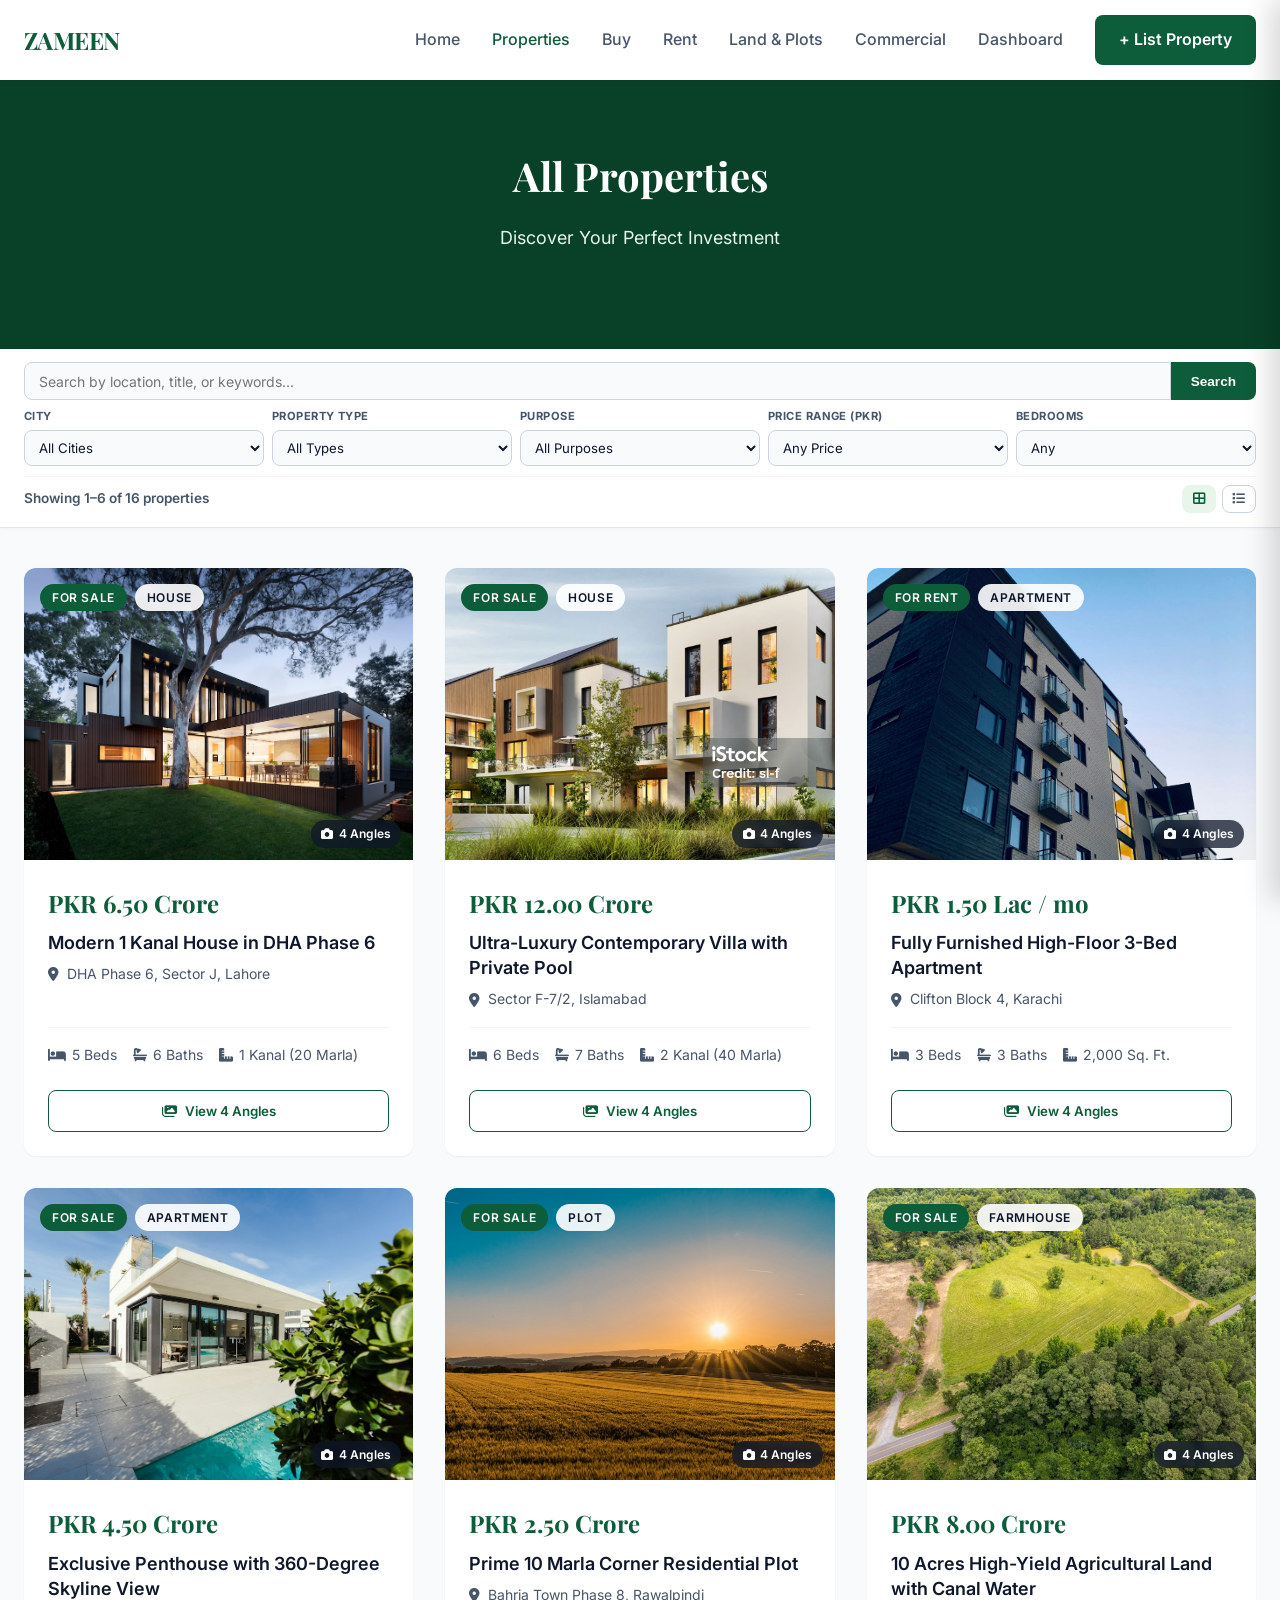
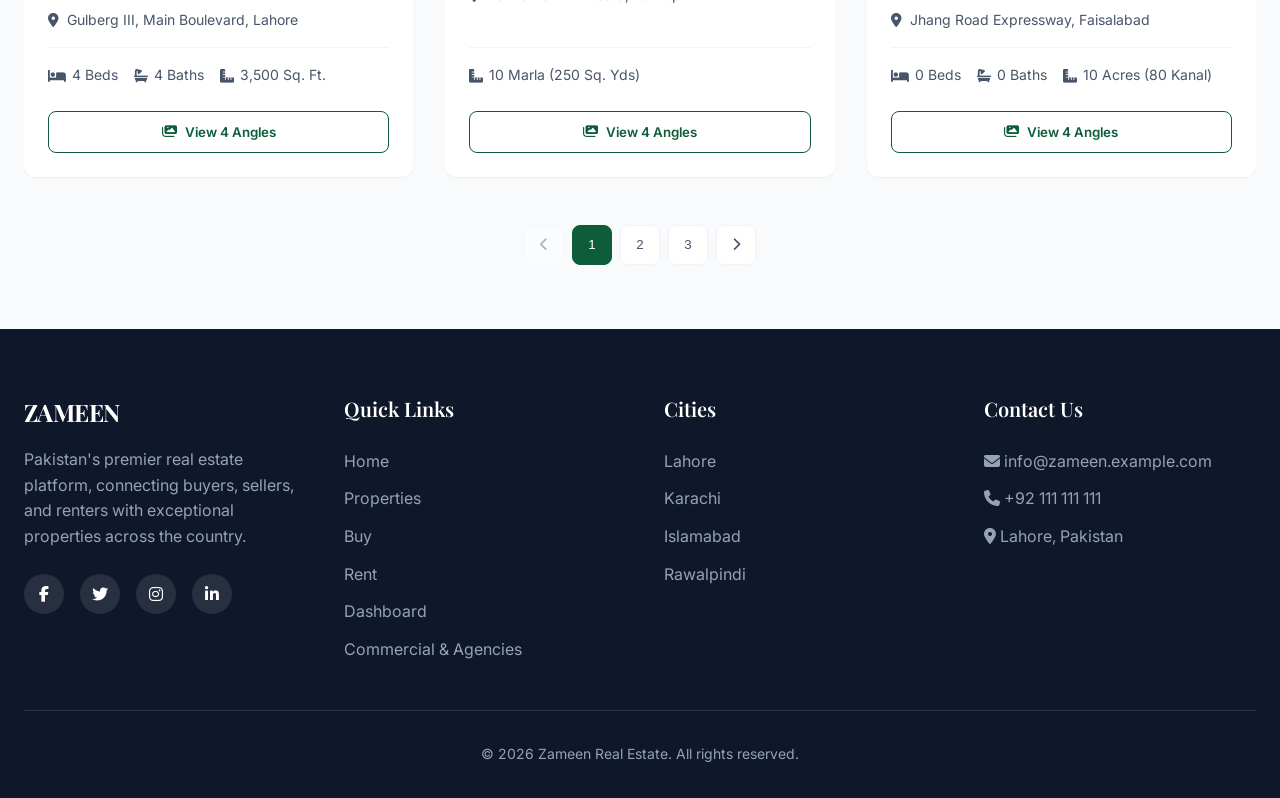
<file: properties.html>
<!DOCTYPE html>
<html lang="en">
<head>
    <meta charset="UTF-8">
    <meta name="viewport" content="width=device-width, initial-scale=1.0">
    <title>Properties - Zameen Real Estate</title>
    <link href="https://fonts.googleapis.com/css2?family=Inter:wght@300;400;500;600;700;800&family=Playfair+Display:wght@400;600;700;800&display=swap" rel="stylesheet">
    <link rel="stylesheet" href="https://cdnjs.cloudflare.com/ajax/libs/font-awesome/6.4.0/css/all.min.css">
    <style>
        :root {
            --primary: #0d5c3a;
            --primary-light: #e8f5e9;
            --primary-dark: #094028;
            --surface: #f8fafc;
            --neutral: #f1f5f9;
            --text-primary: #0f172a;
            --text-secondary: #475569;
            --text-muted: #94a3b8;
            --white: #ffffff;
            --danger: #ef4444;
            --success: #10b981;
            --border-radius-sm: 0.5rem;
            --border-radius-md: 0.75rem;
            --border-radius-lg: 1rem;
            --shadow-sm: 0 1px 2px 0 rgb(0 0 0 / 0.05);
            --shadow-md: 0 4px 6px -1px rgb(0 0 0 / 0.1), 0 2px 4px -2px rgb(0 0 0 / 0.1);
            --shadow-lg: 0 10px 15px -3px rgb(0 0 0 / 0.1), 0 4px 6px -4px rgb(0 0 0 / 0.1);
            --font-sans: 'Inter', sans-serif;
            --font-serif: 'Playfair Display', serif;
        }

        * {
            margin: 0;
            padding: 0;
            box-sizing: border-box;
        }

        body {
            font-family: var(--font-sans);
            color: var(--text-primary);
            background-color: var(--surface);
            line-height: 1.6;
        }

        a {
            text-decoration: none;
            color: inherit;
        }

        ul {
            list-style: none;
        }

        img {
            max-width: 100%;
            height: auto;
            display: block;
        }

        .container {
            width: 100%;
            max-width: 1280px;
            margin: 0 auto;
            padding: 0 1.5rem;
        }

        /* Header */
        header {
            background-color: var(--white);
            box-shadow: var(--shadow-sm);
            position: sticky;
            top: 0;
            z-index: 50;
        }

        .header-content {
            display: flex;
            justify-content: space-between;
            align-items: center;
            height: 5rem;
        }

        .logo {
            font-family: var(--font-serif);
            font-size: 1.5rem;
            font-weight: 700;
            color: var(--primary);
            letter-spacing: -0.025em;
        }

        .nav-links {
            display: flex;
            gap: 2rem;
            align-items: center;
        }

        .nav-link {
            font-weight: 500;
            color: var(--text-secondary);
            transition: color 0.2s;
        }

        .nav-link:hover, .nav-link.active {
            color: var(--primary);
        }

        .btn {
            display: inline-flex;
            align-items: center;
            justify-content: center;
            padding: 0.75rem 1.5rem;
            border-radius: var(--border-radius-sm);
            font-weight: 600;
            cursor: pointer;
            transition: all 0.2s;
            border: none;
            font-family: inherit;
        }

        .btn-primary {
            background-color: var(--primary);
            color: var(--white);
        }

        .btn-primary:hover {
            background-color: var(--primary-dark);
        }
        
        .btn-outline {
            background-color: transparent;
            border: 1px solid var(--primary);
            color: var(--primary);
        }

        .btn-outline:hover {
            background-color: var(--primary-light);
        }

        .mobile-menu-btn {
            display: none;
            background: none;
            border: none;
            font-size: 1.5rem;
            color: var(--text-primary);
            cursor: pointer;
        }

        /* Hero */
        .hero {
            background-color: var(--primary-dark);
            color: var(--white);
            padding: 4rem 0;
            text-align: center;
        }

        .hero h1 {
            font-family: var(--font-serif);
            font-size: 2.5rem;
            font-weight: 700;
            margin-bottom: 1rem;
        }

        .hero p {
            font-size: 1.125rem;
            color: var(--primary-light);
            max-width: 600px;
            margin: 0 auto 2rem;
        }

        /* Compact Non-Sticky Filters (Never Overlays Preview Images) */
        .filters-section {
            background-color: var(--white);
            border-bottom: 1px solid #e2e8f0;
            padding: 0.85rem 0;
            position: relative;
            z-index: 10;
            box-shadow: 0 1px 3px rgba(0, 0, 0, 0.03);
        }

        .filters-grid {
            display: grid;
            grid-template-columns: repeat(auto-fit, minmax(130px, 1fr));
            gap: 0.5rem;
            align-items: end;
        }
        
        .search-bar {
            grid-column: 1 / -1;
            display: flex;
            margin-bottom: 0.5rem;
        }
        
        .search-input {
            flex-grow: 1;
            padding: 0.45rem 0.85rem;
            height: 38px;
            border: 1px solid #cbd5e1;
            border-radius: var(--border-radius-sm) 0 0 var(--border-radius-sm);
            font-family: inherit;
            font-size: 0.875rem;
            background-color: #f8fafc;
            color: var(--text-primary);
            transition: border-color 0.2s;
        }

        .search-input:focus {
            outline: none;
            border-color: var(--primary);
            background-color: #ffffff;
        }
        
        .search-btn {
            padding: 0.45rem 1.25rem;
            height: 38px;
            background-color: var(--primary);
            color: white;
            border: none;
            border-radius: 0 var(--border-radius-sm) var(--border-radius-sm) 0;
            cursor: pointer;
            font-weight: 600;
            font-size: 0.85rem;
            display: flex;
            align-items: center;
            gap: 0.4rem;
            transition: background-color 0.2s;
        }

        .search-btn:hover {
            background-color: var(--primary-dark);
        }

        .filter-group {
            display: flex;
            flex-direction: column;
            gap: 0.2rem;
        }

        .filter-label {
            font-size: 0.7rem;
            font-weight: 700;
            text-transform: uppercase;
            letter-spacing: 0.04em;
            color: var(--text-secondary);
        }

        .filter-select {
            height: 36px;
            padding: 0.35rem 0.65rem;
            border: 1px solid #cbd5e1;
            border-radius: var(--border-radius-sm);
            background-color: #f8fafc;
            font-family: inherit;
            font-size: 0.825rem;
            color: var(--text-primary);
            cursor: pointer;
            outline: none;
            transition: border-color 0.2s;
        }

        .filter-select:focus {
            border-color: var(--primary);
            background-color: #ffffff;
        }
        
        .results-bar {
            display: flex;
            justify-content: space-between;
            align-items: center;
            margin-top: 0.65rem;
            padding-top: 0.5rem;
            border-top: 1px solid #f1f5f9;
        }
        
        .results-count {
            font-size: 0.85rem;
            font-weight: 600;
            color: var(--text-secondary);
            display: flex;
            align-items: center;
            gap: 0.75rem;
        }

        .clear-filters-link {
            font-size: 0.75rem;
            color: var(--primary);
            font-weight: 600;
            text-decoration: underline;
            cursor: pointer;
        }
        
        .view-toggles {
            display: flex;
            gap: 0.35rem;
        }
        
        .view-btn {
            background: none;
            border: 1px solid #cbd5e1;
            padding: 0.35rem 0.6rem;
            border-radius: var(--border-radius-sm);
            color: var(--text-secondary);
            cursor: pointer;
            font-size: 0.8rem;
            transition: all 0.2s;
        }
        
        .view-btn.active {
            background-color: var(--primary-light);
            color: var(--primary);
            border-color: var(--primary-light);
        }

        /* Property Grid */
        .properties-section {
            padding: 2.5rem 0 4rem;
        }

        .property-grid {
            display: grid;
            grid-template-columns: repeat(3, 1fr);
            gap: 2rem;
            transition: all 0.3s ease;
        }
        
        .property-grid.list-view {
            grid-template-columns: 1fr;
        }
        
        .property-grid.list-view .property-card {
            display: flex;
            flex-direction: row;
        }
        
        .property-grid.list-view .property-image-wrapper {
            width: 300px;
            flex-shrink: 0;
        }
        
        .property-grid.list-view .property-content {
            display: flex;
            flex-direction: column;
            justify-content: space-between;
            width: 100%;
        }

        .property-card {
            background-color: var(--white);
            border-radius: var(--border-radius-md);
            overflow: hidden;
            box-shadow: var(--shadow-sm);
            transition: transform 0.3s, box-shadow 0.3s;
            display: flex;
            flex-direction: column;
            animation: fadeIn 0.5s ease forwards;
        }
        
        @keyframes fadeIn {
            from { opacity: 0; transform: translateY(20px); }
            to { opacity: 1; transform: translateY(0); }
        }

        .property-card:hover {
            transform: translateY(-5px);
            box-shadow: var(--shadow-md);
        }

        .property-image-wrapper {
            position: relative;
            aspect-ratio: 4/3;
            overflow: hidden;
        }

        .property-image {
            width: 100%;
            height: 100%;
            object-fit: cover;
            transition: transform 0.5s;
        }

        .property-card:hover .property-image {
            transform: scale(1.05);
        }

        .property-badges {
            position: absolute;
            top: 1rem;
            left: 1rem;
            display: flex;
            gap: 0.5rem;
            flex-wrap: wrap;
        }

        .badge {
            padding: 0.25rem 0.75rem;
            border-radius: 9999px;
            font-size: 0.75rem;
            font-weight: 600;
            text-transform: uppercase;
            letter-spacing: 0.05em;
        }

        .badge-purpose {
            background-color: var(--primary);
            color: var(--white);
        }

        .badge-type {
            background-color: rgba(255, 255, 255, 0.9);
            color: var(--text-primary);
            backdrop-filter: blur(4px);
        }

        .property-content {
            padding: 1.5rem;
            display: flex;
            flex-direction: column;
            flex-grow: 1;
        }

        .property-price {
            font-family: var(--font-serif);
            font-size: 1.5rem;
            font-weight: 700;
            color: var(--primary);
            margin-bottom: 0.5rem;
        }

        .property-title {
            font-size: 1.125rem;
            font-weight: 600;
            margin-bottom: 0.5rem;
            color: var(--text-primary);
            line-height: 1.4;
            display: -webkit-box;
            -webkit-line-clamp: 2;
            -webkit-box-orient: vertical;
            overflow: hidden;
        }

        .property-location {
            color: var(--text-secondary);
            font-size: 0.875rem;
            display: flex;
            align-items: center;
            gap: 0.5rem;
            margin-bottom: 1rem;
        }

        .property-specs {
            display: flex;
            gap: 1rem;
            padding-top: 1rem;
            border-top: 1px solid var(--neutral);
            margin-top: auto;
            color: var(--text-secondary);
            font-size: 0.875rem;
        }

        .spec-item {
            display: flex;
            align-items: center;
            gap: 0.375rem;
        }

        .property-footer {
            margin-top: 1.5rem;
        }
        
        .property-footer .btn {
            width: 100%;
        }

        /* Pagination */
        .pagination {
            display: flex;
            justify-content: center;
            margin-top: 3rem;
            gap: 0.5rem;
        }

        .page-btn {
            width: 2.5rem;
            height: 2.5rem;
            display: flex;
            align-items: center;
            justify-content: center;
            border-radius: var(--border-radius-sm);
            border: 1px solid var(--neutral);
            background-color: var(--white);
            color: var(--text-secondary);
            cursor: pointer;
            transition: all 0.2s;
            font-weight: 500;
        }

        .page-btn:hover {
            background-color: var(--primary-light);
            color: var(--primary);
            border-color: var(--primary-light);
        }

        .page-btn.active {
            background-color: var(--primary);
            color: var(--white);
            border-color: var(--primary);
        }

        
        .page-btn:disabled {
            opacity: 0.45;
            cursor: not-allowed;
            pointer-events: none;
        }

        /* Mobile Nav Drawer */
        .mobile-nav-overlay {
            position: fixed;
            inset: 0;
            background-color: rgba(15, 23, 42, 0.6);
            backdrop-filter: blur(4px);
            z-index: 998;
            opacity: 0;
            pointer-events: none;
            transition: opacity 0.3s ease;
        }
        .mobile-nav-overlay.open {
            opacity: 1;
            pointer-events: auto;
        }
        .mobile-nav-drawer {
            position: fixed;
            top: 0;
            right: 0;
            bottom: 0;
            width: 320px;
            max-width: 85vw;
            background-color: var(--white);
            z-index: 999;
            box-shadow: -10px 0 25px rgba(0, 0, 0, 0.15);
            display: flex;
            flex-direction: column;
            transform: translateX(100%);
            transition: transform 0.3s cubic-bezier(0.16, 1, 0.3, 1);
        }
        .mobile-nav-drawer.open {
            transform: translateX(0);
        }
        .mobile-nav-header {
            padding: 1.25rem 1.5rem;
            border-bottom: 1px solid var(--neutral);
            display: flex;
            align-items: center;
            justify-content: space-between;
        }
        .mobile-nav-body {
            padding: 1.5rem;
            display: flex;
            flex-direction: column;
            gap: 1.25rem;
            flex: 1;
            overflow-y: auto;
        }
        .mobile-nav-link {
            font-size: 1.05rem;
            font-weight: 600;
            color: var(--text-primary);
            display: flex;
            align-items: center;
            justify-content: space-between;
            padding: 0.5rem 0;
            border-bottom: 1px solid var(--neutral);
            transition: color 0.2s;
        }
        .mobile-nav-link:hover, .mobile-nav-link.active {
            color: var(--primary);
        }
        .mobile-nav-footer {
            padding: 1.5rem;
            border-top: 1px solid var(--neutral);
            display: flex;
            flex-direction: column;
            gap: 0.75rem;
        }

        /* Footer */
        footer {
            background-color: var(--text-primary);
            color: var(--white);
            padding: 4rem 0 2rem;
        }

        .footer-grid {
            display: grid;
            grid-template-columns: repeat(auto-fit, minmax(250px, 1fr));
            gap: 3rem;
            margin-bottom: 3rem;
        }

        .footer-brand .logo {
            color: var(--white);
            margin-bottom: 1rem;
            display: inline-block;
        }

        .footer-desc {
            color: var(--text-muted);
            margin-bottom: 1.5rem;
        }

        .social-links {
            display: flex;
            gap: 1rem;
        }

        .social-link {
            width: 2.5rem;
            height: 2.5rem;
            border-radius: 50%;
            background-color: rgba(255, 255, 255, 0.1);
            display: flex;
            align-items: center;
            justify-content: center;
            transition: background-color 0.2s;
        }

        .social-link:hover {
            background-color: var(--primary);
        }

        .footer-title {
            font-family: var(--font-serif);
            font-size: 1.25rem;
            font-weight: 600;
            margin-bottom: 1.5rem;
        }

        .footer-links {
            display: flex;
            flex-direction: column;
            gap: 0.75rem;
        }

        .footer-link {
            color: var(--text-muted);
            transition: color 0.2s;
        }

        .footer-link:hover {
            color: var(--white);
        }

        .footer-bottom {
            padding-top: 2rem;
            border-top: 1px solid rgba(255, 255, 255, 0.1);
            text-align: center;
            color: var(--text-muted);
            font-size: 0.875rem;
        }

        /* Responsive */
        @media (max-width: 1024px) {
            .property-grid {
                grid-template-columns: repeat(2, 1fr);
            }
        }

        @media (max-width: 768px) {
            .nav-links {
                display: none;
            }
            .mobile-menu-btn {
                display: block;
            }
            .hero h1 {
                font-size: 2rem;
            }
            .property-grid {
                grid-template-columns: 1fr;
            }
            .property-grid.list-view .property-card {
                flex-direction: column;
            }
            .property-grid.list-view .property-image-wrapper {
                width: 100%;
            }
        }
        
        /* Empty State */
        .empty-state {
            text-align: center;
            padding: 4rem 2rem;
            grid-column: 1 / -1;
            background-color: var(--white);
            border-radius: var(--border-radius-md);
            box-shadow: var(--shadow-sm);
        }
        
        .empty-state i {
            font-size: 3rem;
            color: var(--text-muted);
            margin-bottom: 1rem;
        }
        
        .empty-state h3 {
            font-size: 1.25rem;
            margin-bottom: 0.5rem;
        }
        
        /* Card Hover Preview Overlay & Photo Pill */
        .property-image-wrapper {
            position: relative;
            aspect-ratio: 4/3;
            overflow: hidden;
            cursor: pointer;
        }

        .property-title {
            cursor: pointer;
            transition: color 0.2s;
        }

        .property-title:hover {
            color: var(--primary);
        }

        .media-hover-overlay {
            position: absolute;
            inset: 0;
            background: rgba(15, 23, 42, 0.4);
            display: flex;
            align-items: center;
            justify-content: center;
            opacity: 0;
            transition: opacity 0.25s ease;
            z-index: 5;
            pointer-events: none;
        }

        .property-image-wrapper:hover .media-hover-overlay {
            opacity: 1;
        }

        .media-preview-badge {
            background: rgba(255, 255, 255, 0.95);
            backdrop-filter: blur(8px);
            color: var(--primary);
            font-size: 0.8125rem;
            font-weight: 700;
            letter-spacing: 0.05em;
            text-transform: uppercase;
            padding: 0.5rem 1.15rem;
            border-radius: 9999px;
            box-shadow: 0 4px 14px rgba(0, 0, 0, 0.25);
            transform: translateY(6px);
            transition: transform 0.2s ease;
            display: flex;
            align-items: center;
            gap: 0.4rem;
        }

        .property-image-wrapper:hover .media-preview-badge {
            transform: translateY(0);
        }

        .property-photo-pill {
            position: absolute;
            bottom: 0.75rem;
            right: 0.75rem;
            background: rgba(15, 23, 42, 0.75);
            backdrop-filter: blur(4px);
            color: #ffffff;
            font-size: 0.75rem;
            font-weight: 600;
            padding: 0.25rem 0.65rem;
            border-radius: 9999px;
            z-index: 4;
            display: flex;
            align-items: center;
            gap: 0.35rem;
        }

        /* 4-Angle Property Preview Modal */
        .modal-overlay {
            position: fixed;
            inset: 0;
            background-color: rgba(15, 23, 42, 0.65);
            backdrop-filter: blur(6px);
            z-index: 1000;
            display: flex;
            align-items: center;
            justify-content: center;
            padding: 1.5rem;
            opacity: 0;
            pointer-events: none;
            transition: opacity 0.25s ease;
        }

        .modal-overlay.open {
            opacity: 1;
            pointer-events: auto;
        }

        .modal-card {
            background: #ffffff;
            border-radius: var(--border-radius-lg);
            width: 95%;
            max-width: 1100px;
            max-height: 92vh;
            display: flex;
            flex-direction: column;
            overflow: hidden;
            box-shadow: 0 25px 50px -12px rgba(0, 0, 0, 0.25);
            position: relative;
            transform: translateY(20px) scale(0.98);
            transition: all 0.25s ease;
        }

        .modal-overlay.open .modal-card {
            transform: translateY(0) scale(1);
        }

        .modal-close-btn {
            position: absolute;
            top: 1.15rem;
            right: 1.15rem;
            width: 38px;
            height: 38px;
            border-radius: 9999px;
            background: #f1f5f9;
            border: none;
            display: flex;
            align-items: center;
            justify-content: center;
            color: var(--text-secondary);
            font-size: 1.2rem;
            cursor: pointer;
            z-index: 25;
            transition: all 0.2s ease;
        }

        .modal-close-btn:hover {
            background: #e2e8f0;
            color: var(--text-primary);
            transform: rotate(90deg);
        }

        /* 4-Angle Gallery - 100% Width & 70% Prominent Height */
        .modal-gallery-container {
            position: relative;
            width: 100%;
            height: clamp(380px, 58vh, 540px);
            background-color: #0b1320;
            flex-shrink: 0;
            overflow: hidden;
            display: flex;
            align-items: center;
            justify-content: center;
            border-bottom: 1px solid rgba(255, 255, 255, 0.08);
        }

        .modal-main-img {
            width: 100%;
            height: 100%;
            object-fit: cover;
            object-position: center;
            padding: 0;
            display: block;
            transition: opacity 0.25s ease;
        }

        .modal-angle-badge {
            position: absolute;
            top: 1.15rem;
            left: 1.15rem;
            background: rgba(15, 23, 42, 0.82);
            backdrop-filter: blur(8px);
            color: #ffffff;
            font-size: 0.8125rem;
            padding: 0.35rem 0.85rem;
            border-radius: 9999px;
            z-index: 10;
            border: 1px solid rgba(255, 255, 255, 0.15);
            display: flex;
            align-items: center;
            gap: 0.4rem;
        }

        .gallery-nav-btn {
            position: absolute;
            top: 50%;
            transform: translateY(-50%);
            width: 44px;
            height: 44px;
            background: rgba(255, 255, 255, 0.92);
            backdrop-filter: blur(6px);
            border-radius: 9999px;
            border: none;
            cursor: pointer;
            display: flex;
            align-items: center;
            justify-content: center;
            color: var(--text-primary);
            font-size: 1.35rem;
            box-shadow: 0 4px 14px rgba(0, 0, 0, 0.25);
            transition: all 0.2s ease;
            z-index: 15;
        }

        .gallery-nav-btn:hover {
            background: #ffffff;
            color: var(--primary);
            transform: translateY(-50%) scale(1.08);
        }

        .gallery-nav-btn.prev { left: 1rem; }
        .gallery-nav-btn.next { right: 1rem; }

        .modal-thumbs-strip {
            position: absolute;
            bottom: 0.85rem;
            left: 50%;
            transform: translateX(-50%);
            display: flex;
            gap: 0.5rem;
            z-index: 15;
            background: rgba(15, 23, 42, 0.78);
            backdrop-filter: blur(10px);
            padding: 0.45rem 0.75rem;
            border-radius: 9999px;
            border: 1px solid rgba(255, 255, 255, 0.15);
        }

        .gallery-thumb-wrapper {
            position: relative;
            cursor: pointer;
            background: rgba(0, 0, 0, 0.3);
            border-radius: 4px;
            overflow: hidden;
            width: 62px;
            height: 42px;
        }

        .gallery-thumb {
            width: 100%;
            height: 100%;
            object-fit: contain;
            object-position: center;
            opacity: 0.65;
            border: 2px solid transparent;
            transition: all 0.2s ease;
            display: block;
        }

        .gallery-thumb-wrapper.active .gallery-thumb {
            opacity: 1;
            border-color: #ffffff;
            box-shadow: 0 0 10px rgba(255, 255, 255, 0.5);
        }

        .gallery-thumb-num {
            position: absolute;
            top: 2px;
            right: 2px;
            background: var(--primary);
            color: #ffffff;
            font-size: 0.6rem;
            font-weight: 800;
            width: 14px;
            height: 14px;
            border-radius: 9999px;
            display: flex;
            align-items: center;
            justify-content: center;
        }

        /* Modal Content Body - Fully Scrollable */
        .modal-detail-body {
            padding: 2rem 2.5rem;
            display: grid;
            grid-template-columns: 1.6fr 1fr;
            gap: 2.25rem;
            flex: 1 1 auto;
            min-height: 0;
            overflow-y: auto;
            -webkit-overflow-scrolling: touch;
            overscroll-behavior: contain;
        }

        .modal-detail-body::-webkit-scrollbar {
            width: 6px;
        }

        .modal-detail-body::-webkit-scrollbar-thumb {
            background: rgba(15, 23, 42, 0.18);
            border-radius: 10px;
        }

        .modal-detail-specs-grid {
            display: grid;
            grid-template-columns: repeat(3, 1fr);
            gap: 0.85rem;
            background: var(--surface);
            padding: 1.15rem;
            border-radius: var(--border-radius-sm);
            margin: 1.25rem 0;
            border: 1px solid #e2e8f0;
        }

        .modal-spec-box {
            display: flex;
            flex-direction: column;
        }

        .modal-spec-lbl {
            font-size: 0.7rem;
            color: var(--text-muted);
            text-transform: uppercase;
            font-weight: 700;
        }

        .modal-spec-val {
            font-size: 0.95rem;
            font-weight: 700;
            color: var(--text-primary);
        }

        .modal-amenities-grid {
            display: grid;
            grid-template-columns: repeat(2, 1fr);
            gap: 0.6rem;
            margin-top: 0.75rem;
        }

        .modal-amenity-chip {
            display: flex;
            align-items: center;
            gap: 0.4rem;
            font-size: 0.85rem;
            color: var(--text-secondary);
        }

        .modal-amenity-chip i {
            color: var(--primary);
        }

        .modal-agent-sidebar {
            background: var(--surface);
            border: 1px solid #e2e8f0;
            border-radius: var(--border-radius-md);
            padding: 1.5rem;
            display: flex;
            flex-direction: column;
            gap: 1rem;
            position: sticky;
            top: 0;
            align-self: start;
        }

        .modal-agent-header {
            display: flex;
            align-items: center;
            gap: 0.85rem;
        }

        .modal-agent-img {
            width: 54px;
            height: 54px;
            border-radius: 9999px;
            object-fit: cover;
            border: 2px solid var(--primary);
        }

        .modal-agent-name {
            font-size: 1rem;
            font-weight: 700;
        }

        .modal-agent-role {
            font-size: 0.8rem;
            color: var(--text-secondary);
        }

        .modal-agent-agency {
            font-size: 0.75rem;
            color: var(--primary);
            font-weight: 600;
        }

        .modal-action-btn-primary {
            background: linear-gradient(135deg, #0d5c3a 0%, #064e3b 100%);
            color: #ffffff;
            font-weight: 700;
            padding: 0.75rem;
            border-radius: var(--border-radius-sm);
            border: none;
            cursor: pointer;
            display: flex;
            align-items: center;
            justify-content: center;
            gap: 0.5rem;
            box-shadow: 0 4px 12px rgba(13, 92, 58, 0.3);
            transition: all 0.2s;
            width: 100%;
        }

        .modal-action-btn-primary:hover {
            transform: translateY(-2px);
            box-shadow: 0 6px 16px rgba(13, 92, 58, 0.4);
        }

        .modal-wa-btn {
            background-color: #25d366;
            color: #ffffff;
            font-weight: 600;
            padding: 0.65rem;
            border-radius: var(--border-radius-sm);
            border: none;
            cursor: pointer;
            display: flex;
            align-items: center;
            justify-content: center;
            gap: 0.5rem;
            width: 100%;
            transition: all 0.2s;
        }

        .modal-wa-btn:hover {
            background-color: #20ba59;
        }

        .modal-call-btn {
            background-color: #ffffff;
            color: var(--text-primary);
            border: 1px solid #cbd5e1;
            font-weight: 600;
            padding: 0.65rem;
            border-radius: var(--border-radius-sm);
            cursor: pointer;
            display: flex;
            align-items: center;
            justify-content: center;
            gap: 0.5rem;
            width: 100%;
            text-decoration: none;
            transition: all 0.2s;
        }

        .modal-call-btn:hover {
            border-color: var(--primary);
            color: var(--primary);
        }

        @media (max-width: 768px) {
            .modal-detail-body {
                grid-template-columns: 1fr;
                padding: 1.25rem 1rem;
                gap: 1.5rem;
            }
            .modal-gallery-container {
                height: clamp(200px, 32vh, 280px);
            }
            .modal-detail-specs-grid {
                grid-template-columns: repeat(2, 1fr);
            }
        }
    </style>
</head>
<body>
    <!-- Header -->
    <header>
        <div class="container header-content">
            <a href="zameen.html" class="logo">ZAMEEN</a>
            <nav class="nav-links">
                <a href="zameen.html" class="nav-link">Home</a>
                <a href="properties.html" class="nav-link active" id="nav-all">Properties</a>
                <a href="properties.html?purpose=sale" class="nav-link" id="nav-buy">Buy</a>
                <a href="properties.html?purpose=rent" class="nav-link" id="nav-rent">Rent</a>
                <a href="properties.html?type=Plot" class="nav-link" id="nav-land">Land & Plots</a>
                <a href="properties.html?type=Commercial" class="nav-link" id="nav-commercial">Commercial</a>
                <a href="dashboard.html" class="nav-link">Dashboard</a>
                <a href="zameen.html?action=list" class="btn btn-primary">+ List Property</a>
            </nav>
            <button class="mobile-menu-btn" id="mobileMenuBtn" aria-label="Toggle navigation menu">
                <i class="fas fa-bars"></i>
            </button>
        </div>
    </header>

    <!-- Mobile Navigation Drawer -->
    <div class="mobile-nav-overlay" id="mobileNavOverlay"></div>
    <div class="mobile-nav-drawer" id="mobileNavDrawer">
        <div class="mobile-nav-header">
            <a href="zameen.html" class="logo">ZAMEEN</a>
            <button class="modal-close-btn" style="position: static;" id="mobileNavCloseBtn" aria-label="Close menu">✕</button>
        </div>
        <div class="mobile-nav-body">
            <a href="zameen.html" class="mobile-nav-link">Home <span>→</span></a>
            <a href="properties.html" class="mobile-nav-link">All Properties <span>→</span></a>
            <a href="properties.html?purpose=sale" class="mobile-nav-link">Buy Properties <span>→</span></a>
            <a href="properties.html?purpose=rent" class="mobile-nav-link">Rent Properties <span>→</span></a>
            <a href="properties.html?type=Plot" class="mobile-nav-link">Land & Plots <span>→</span></a>
            <a href="properties.html?type=Commercial" class="mobile-nav-link">Commercial Real Estate <span>→</span></a>
            <a href="dashboard.html" class="mobile-nav-link">Seller Dashboard <span>→</span></a>
        </div>
        <div class="mobile-nav-footer">
            <a href="zameen.html?action=list" class="btn btn-primary" style="width: 100%; text-align: center;">+ List Your Property</a>
        </div>
    </div>


    <!-- Hero -->
    <section class="hero">
        <div class="container">
            <h1>All Properties</h1>
            <p>Discover Your Perfect Investment</p>
        </div>
    </section>

    <!-- Filters Section -->
    <section class="filters-section">
        <div class="container">
            <div class="search-bar">
                <input type="text" id="searchInput" class="search-input" placeholder="Search by location, title, or keywords...">
                <button id="searchBtn" class="search-btn">Search</button>
            </div>
            <div class="filters-grid">
                <div class="filter-group">
                    <label class="filter-label">City</label>
                    <select id="filterCity" class="filter-select">
                        <option value="All">All Cities</option>
                        <option value="Lahore">Lahore</option>
                        <option value="Karachi">Karachi</option>
                        <option value="Islamabad">Islamabad</option>
                    </select>
                </div>
                <div class="filter-group">
                    <label class="filter-label">Property Type</label>
                    <select id="filterType" class="filter-select">
                        <option value="All">All Types</option>
                        <option value="House">House</option>
                        <option value="Apartment">Apartment</option>
                        <option value="Plot">Plot</option>
                        <option value="Commercial">Commercial</option>
                        <option value="Farmhouse">Farmhouse</option>
                    </select>
                </div>
                <div class="filter-group">
                    <label class="filter-label">Purpose</label>
                    <select id="filterPurpose" class="filter-select">
                        <option value="All">All Purposes</option>
                        <option value="Sale">Buy</option>
                        <option value="Rent">Rent</option>
                    </select>
                </div>
                <div class="filter-group">
                    <label class="filter-label">Price Range (PKR)</label>
                    <select id="filterPrice" class="filter-select">
                        <option value="All">Any Price</option>
                        <option value="0-5000000">Under 50 Lac</option>
                        <option value="5000000-20000000">50 Lac - 2 Crore</option>
                        <option value="20000000-50000000">2 Crore - 5 Crore</option>
                        <option value="50000000-99999999999">Above 5 Crore</option>
                    </select>
                </div>
                <div class="filter-group">
                    <label class="filter-label">Bedrooms</label>
                    <select id="filterBeds" class="filter-select">
                        <option value="All">Any</option>
                        <option value="1">1 Bed</option>
                        <option value="2">2 Beds</option>
                        <option value="3">3 Beds</option>
                        <option value="4+">4+ Beds</option>
                    </select>
                </div>
            </div>
            
            <div class="results-bar">
                <div class="results-count" id="resultsCount">Showing 16 of 16 properties</div>
                <div class="view-toggles">
                    <button class="view-btn active" id="gridViewBtn" title="Grid View"><i class="fas fa-th-large"></i></button>
                    <button class="view-btn" id="listViewBtn" title="List View"><i class="fas fa-list"></i></button>
                </div>
            </div>
        </div>
    </section>

    <!-- Property Grid -->
    <section class="properties-section">
        <div class="container">
            <div class="property-grid" id="propertyGrid">
                <!-- Cards will be injected by JS -->
            </div>
            
            <div class="pagination" id="pagination">
                <button class="page-btn" onclick="goToPage(1)" disabled aria-label="Previous Page"><i class="fas fa-chevron-left"></i></button>
                <button class="page-btn active" onclick="goToPage(1)">1</button>
                <button class="page-btn" onclick="goToPage(2)">2</button>
                <button class="page-btn" onclick="goToPage(2)" aria-label="Next Page"><i class="fas fa-chevron-right"></i></button>
            </div>
        </div>
    </section>

    <!-- Footer -->
    <footer>
        <div class="container">
            <div class="footer-grid">
                <div class="footer-brand">
                    <a href="zameen.html" class="logo">ZAMEEN</a>
                    <p class="footer-desc">Pakistan's premier real estate platform, connecting buyers, sellers, and renters with exceptional properties across the country.</p>
                    <div class="social-links">
                        <a href="https://facebook.com" target="_blank" rel="noopener noreferrer" class="social-link" aria-label="Facebook"><i class="fab fa-facebook-f"></i></a>
                        <a href="https://twitter.com" target="_blank" rel="noopener noreferrer" class="social-link" aria-label="Twitter"><i class="fab fa-twitter"></i></a>
                        <a href="https://instagram.com" target="_blank" rel="noopener noreferrer" class="social-link" aria-label="Instagram"><i class="fab fa-instagram"></i></a>
                        <a href="https://linkedin.com" target="_blank" rel="noopener noreferrer" class="social-link" aria-label="LinkedIn"><i class="fab fa-linkedin-in"></i></a>
                    </div>
                </div>
                <div>
                    <h3 class="footer-title">Quick Links</h3>
                    <div class="footer-links">
                        <a href="zameen.html" class="footer-link">Home</a>
                        <a href="properties.html" class="footer-link">Properties</a>
                        <a href="properties.html?purpose=sale" class="footer-link">Buy</a>
                        <a href="properties.html?purpose=rent" class="footer-link">Rent</a>
                        <a href="dashboard.html" class="footer-link">Dashboard</a>
                        <a href="properties.html?type=Commercial" class="footer-link">Commercial & Agencies</a>
                    </div>
                </div>
                <div>
                    <h3 class="footer-title">Cities</h3>
                    <div class="footer-links">
                        <a href="properties.html?city=Lahore" class="footer-link">Lahore</a>
                        <a href="properties.html?city=Karachi" class="footer-link">Karachi</a>
                        <a href="properties.html?city=Islamabad" class="footer-link">Islamabad</a>
                        <a href="properties.html?city=Islamabad" class="footer-link">Rawalpindi</a>
                    </div>
                </div>
                <div>
                    <h3 class="footer-title">Contact Us</h3>
                    <div class="footer-links">
                        <a href="mailto:info@zameen.example.com" class="footer-link"><i class="fas fa-envelope me-2"></i> info@zameen.example.com</a>
                        <a href="tel:+92 3040719087" class="footer-link"><i class="fas fa-phone me-2"></i> +92 111 111 111</a>
                        <a href="https://maps.google.com/?q=Lahore,Pakistan" target="_blank" rel="noopener noreferrer" class="footer-link"><i class="fas fa-map-marker-alt me-2"></i> Lahore, Pakistan</a>
                    </div>
                </div>
            </div>
            <div class="footer-bottom">
                &copy; 2026 Zameen Real Estate. All rights reserved.
            </div>
        </div>
    </footer>

    <!-- 4-Angle Property Preview Modal -->
    <div class="modal-overlay" id="propertyPreviewModal" role="dialog" aria-modal="true" aria-labelledby="previewModalTitle">
        <div class="modal-card">
            <button class="modal-close-btn" onclick="closePropertyPreview()" aria-label="Close modal">✕</button>

            <!-- 4-Angle Gallery with object-fit: contain -->
            <div class="modal-gallery-container">
                <div class="modal-angle-badge" id="previewModalAngleBadge">
                    <i class="fas fa-camera"></i> <span id="previewModalAngleText">Angle 1/4: Exterior Front Elevation</span>
                </div>
                <img src="./image/house-modern.jpg" alt="Property Gallery" id="previewModalMainImg" class="modal-main-img">
                <button class="gallery-nav-btn prev" onclick="prevModalAngle()" aria-label="Previous angle">‹</button>
                <button class="gallery-nav-btn next" onclick="nextModalAngle()" aria-label="Next angle">›</button>
                
                <!-- Thumbnail strip -->
                <div class="modal-thumbs-strip" id="previewModalThumbs"></div>
            </div>

            <!-- Scrollable Property Information Content (Never clipped) -->
            <div class="modal-detail-body">
                <div>
                    <div style="display: flex; gap: 0.5rem; margin-bottom: 0.5rem; flex-wrap: wrap;">
                        <span class="badge" style="background:#ecfdf5; color:#059669; border:1px solid #a7f3d0;">✓ Verified Ownership</span>
                        <span class="badge badge-type" id="previewModalType">House</span>
                        <span class="badge" style="background:#f1f5f9; color:#475569;">ID: <span id="previewModalId">ZAM-101</span></span>
                    </div>
                    <h2 style="font-family: var(--font-serif); font-size: 1.75rem; margin-bottom: 0.5rem; color: var(--text-primary); word-break: break-word;" id="previewModalTitle">Modern 1 Kanal House</h2>
                    <div style="color: var(--text-secondary); font-size: 0.9rem; margin-bottom: 0.75rem; display: flex; align-items: center; gap: 0.4rem;">
                        <i class="fas fa-map-marker-alt" style="color: var(--primary);"></i>
                        <span id="previewModalLocation">DHA Phase 6, Lahore</span>
                    </div>
                    <div style="font-size: 1.85rem; font-weight: 800; color: var(--primary); margin-bottom: 1.25rem;" id="previewModalPrice">
                        PKR 6.50 Crore
                    </div>

                    <!-- Key Specifications Grid -->
                    <div class="modal-detail-specs-grid">
                        <div class="modal-spec-box">
                            <span class="modal-spec-lbl">Land Area</span>
                            <span class="modal-spec-val" id="specModalArea">1 Kanal</span>
                        </div>
                        <div class="modal-spec-box">
                            <span class="modal-spec-lbl">Bedrooms</span>
                            <span class="modal-spec-val" id="specModalBeds">5 Beds</span>
                        </div>
                        <div class="modal-spec-box">
                            <span class="modal-spec-lbl">Bathrooms</span>
                            <span class="modal-spec-val" id="specModalBaths">6 Baths</span>
                        </div>
                        <div class="modal-spec-box">
                            <span class="modal-spec-lbl">Parking Space</span>
                            <span class="modal-spec-val" id="specModalParking">3 Covered Cars</span>
                        </div>
                        <div class="modal-spec-box">
                            <span class="modal-spec-lbl">Year Built</span>
                            <span class="modal-spec-val" id="specModalYear">2024</span>
                        </div>
                        <div class="modal-spec-box">
                            <span class="modal-spec-lbl">Furnishing</span>
                            <span class="modal-spec-val" id="specModalFurnishing">Fully Furnished</span>
                        </div>
                    </div>

                    <!-- Overview -->
                    <h3 style="font-size: 1.1rem; margin-bottom: 0.5rem; color: var(--text-primary);">Property Overview</h3>
                    <p id="previewModalDesc" style="color: var(--text-secondary); line-height: 1.65; margin-bottom: 1.5rem; font-size: 0.925rem;">
                        An exceptional state-of-the-art designer villa crafted with imported Spanish porcelain tiles and bespoke Turkish fittings.
                    </p>

                    <!-- Amenities -->
                    <h3 style="font-size: 1.1rem; margin-bottom: 0.5rem; color: var(--text-primary);">Amenities & Features</h3>
                    <div class="modal-amenities-grid" id="previewModalAmenities"></div>

                    <!-- Location Vicinity -->
                    <div style="margin-top: 1.5rem; padding: 1rem; background: #f8fafc; border: 1px solid #e2e8f0; border-radius: var(--border-radius-sm);">
                        <div style="font-weight: 700; font-size: 0.9rem; margin-bottom: 0.25rem;"><i class="fas fa-map-marked-alt" style="color: var(--primary);"></i> Location Vicinity</div>
                        <div style="font-size: 0.825rem; color: var(--text-secondary);">
                            5 min to Commercial Boulevard • 3 min to Central Park • 8 min to Beaconhouse School
                        </div>
                    </div>
                </div>

                <!-- Agent Sidebar -->
                <div>
                    <div class="modal-agent-sidebar">
                        <div class="modal-agent-header">
                            <img src="./image/agent-avatar1.png" alt="Agent" id="previewModalAgentImg" class="modal-agent-img">
                            <div>
                                <div class="modal-agent-name" id="previewModalAgentName">Muhammad Ibraheem</div>
                                <div class="modal-agent-role" id="previewModalAgentRole">Principal Realtor</div>
                                <div class="modal-agent-agency" id="previewModalAgentAgency">Zameen Signature Realty</div>
                            </div>
                        </div>

                        <!-- Escrow Token Deposit -->
                        <button class="modal-action-btn-primary" onclick="openTokenPaymentModal()">
                            🛡️ Reserve & Pay Token (Escrow)
                        </button>

                        <!-- WhatsApp Agent Contact -->
                        <button class="modal-wa-btn" id="previewModalWaBtn">
                            <i class="fab fa-whatsapp" style="font-size: 1.2rem;"></i> WhatsApp Agent
                        </button>

                        <!-- Direct Call -->
                        <a href="tel:+92 3040719087" id="previewModalPhoneBtn" class="modal-call-btn">
                            <i class="fas fa-phone"></i> Call Directly
                        </a>

                        <div style="display: flex; gap: 0.5rem; margin-top: 0.25rem;">
                            <button class="btn btn-outline" id="modalFavBtn" style="flex: 1; padding: 0.45rem; font-size: 0.8rem;" onclick="toggleModalFav()">
                                <i class="far fa-heart"></i> Save
                            </button>
                            <a href="dashboard.html" class="btn btn-outline" style="flex: 1; padding: 0.45rem; font-size: 0.8rem; text-decoration: none; text-align: center;">
                                <i class="fas fa-chart-line"></i> Dashboard
                            </a>
                        </div>
                    </div>
                </div>
            </div>
        </div>
    </div>

    <!-- Escrow Token Deposit Checkout Modal -->
    <div class="modal-overlay" id="tokenPaymentModal" style="z-index: 1050;">
        <div class="modal-card" style="max-width: 500px; padding: 2rem;">
            <button class="modal-close-btn" onclick="closeTokenPaymentModal()">✕</button>
            <div style="text-align: center; margin-bottom: 1.5rem;">
                <div style="font-size: 2.5rem; margin-bottom: 0.5rem;">🛡️</div>
                <h3 style="font-family: var(--font-serif); font-size: 1.4rem;">Escrow Token Reservation</h3>
                <p style="color: var(--text-secondary); font-size: 0.85rem; margin-top: 0.25rem;">
                    Lock this property with a 100% refundable token deposit held under state-regulated escrow.
                </p>
            </div>
            <div style="background: #f8fafc; padding: 1rem; border-radius: var(--border-radius-sm); border: 1px solid #e2e8f0; margin-bottom: 1.25rem;">
                <div style="display: flex; justify-content: space-between; font-size: 0.85rem; margin-bottom: 0.4rem;">
                    <span style="color: var(--text-secondary);">Token Deposit Amount:</span>
                    <strong style="color: var(--primary);">PKR 100,000</strong>
                </div>
                <div style="display: flex; justify-content: space-between; font-size: 0.85rem;">
                    <span style="color: var(--text-secondary);">Guarantee Period:</span>
                    <strong>7 Days Full Refund</strong>
                </div>
            </div>
            <form onsubmit="handleTokenSubmit(event)">
                <div style="margin-bottom: 0.75rem;">
                    <label style="display:block; font-size: 0.75rem; font-weight: 700; text-transform: uppercase; margin-bottom: 0.25rem;">Your Full Name</label>
                    <input type="text" required class="search-input" style="width:100%; border-radius:var(--border-radius-sm);" placeholder="e.g. Tariq Mehmood">
                </div>
                <div style="margin-bottom: 0.75rem;">
                    <label style="display:block; font-size: 0.75rem; font-weight: 700; text-transform: uppercase; margin-bottom: 0.25rem;">Phone / WhatsApp</label>
                    <input type="tel" required class="search-input" style="width:100%; border-radius:var(--border-radius-sm);" placeholder="+92 3040719087">
                </div>
                <div style="margin-bottom: 1.25rem;">
                    <label style="display:block; font-size: 0.75rem; font-weight: 700; text-transform: uppercase; margin-bottom: 0.25rem;">Payment Channel</label>
                    <select class="filter-select" style="width:100%;">
                        <option>HBL / Meezan Bank Direct Escrow</option>
                        <option>Nayapay / Sadapay Escrow</option>
                        <option>Visa / Mastercard Corporate Debit</option>
                    </select>
                </div>
                <button type="submit" class="modal-action-btn-primary" style="padding: 0.85rem;">
                    Confirm & Deposit Escrow Token
                </button>
            </form>
        </div>
    </div>

    <!-- JavaScript -->
    <script>
        // Formatter for PKR
        const formatPKR = (amount) => {
            if (amount >= 10000000) {
                return (amount / 10000000).toFixed(2) + ' Crore';
            } else if (amount >= 100000) {
                return (amount / 100000).toFixed(2) + ' Lac';
            }
            return amount.toLocaleString();
        };

        // Complete 16-Property Dataset with 4 Multi-Angle Photos Each
        const propertiesData = [
            {
                id: 1,
                title: 'Modern 1 Kanal House in DHA Phase 6',
                city: 'Lahore',
                location: 'DHA Phase 6, Sector J, Lahore',
                type: 'House',
                purpose: 'Sale',
                price: 65000000,
                beds: 5,
                baths: 6,
                parking: 3,
                yearBuilt: 2024,
                furnishing: 'Fully Furnished',
                area: '1 Kanal (20 Marla)',
                images: [
                    './image/house-modern.jpg',
                    './image/house-interior-living.jpg',
                    './image/house-pool.jpg',
                    './image/villa-terrace.jpg'
                ],
                angleTitles: [
                    'Exterior Front Elevation',
                    'Interior Main Living Lounge',
                    'Courtyard & Swimming Pool',
                    'Rooftop Terrace & Sunset View'
                ],
                description: 'An architectural masterpiece in DHA Phase 6 featuring imported Turkish travertine, bespoke oak cabinetry, double-height foyer, Italian sanitary ware, and smart home automation.',
                amenities: ['Private Pool', 'Covered Parking', 'Solar Power System', 'Smart Security', 'Imported Tiles', 'Servant Quarters'],
                agent: { name: 'Muhammad Ibraheem', role: 'Principal Realtor', agency: 'Zameen Signature Realty', phone: '+923040719087', avatar: './image/agent-avatar1.png' }
            },
            {
                id: 2,
                title: 'Ultra-Luxury Contemporary Villa with Private Pool',
                city: 'Islamabad',
                location: 'Sector F-7/2, Islamabad',
                type: 'House',
                purpose: 'Sale',
                price: 120000000,
                beds: 6,
                baths: 7,
                parking: 4,
                yearBuilt: 2023,
                furnishing: 'Fully Furnished',
                area: '2 Kanal (40 Marla)',
                images: [
                    './image/villa-luxury.jpg',
                    './image/house-pool.jpg',
                    './image/villa-terrace.jpg',
                    './image/house-interior-living.jpg'
                ],
                angleTitles: [
                    'Designer Front Facade & Driveway',
                    'Heated Swimming Pool & Deck',
                    'Upper Floor Panoramic Terrace',
                    'Formal Drawing Room & Foyer'
                ],
                description: 'Nestled in the prime diplomatic corridor of Sector F-7, this villa offers uninterrupted views of the Margalla Hills with bullet-proof glazing, indoor sauna, and manicured gardens.',
                amenities: ['Margalla Views', 'Heated Pool', 'Sauna & Gym', 'Bullet-Proof Glazing', '4-Car Garage', 'Guard Room'],
                agent: { name: 'Muhammad Ibraheem', role: 'Principal Realtor', agency: 'Zameen Signature Realty', phone: '+923040719087', avatar: './image/agent-avatar1.png' }
            },
            {
                id: 3,
                title: 'Fully Furnished High-Floor 3-Bed Apartment',
                city: 'Karachi',
                location: 'Clifton Block 4, Karachi',
                type: 'Apartment',
                purpose: 'Rent',
                price: 150000,
                beds: 3,
                baths: 3,
                parking: 2,
                yearBuilt: 2023,
                furnishing: 'Fully Furnished',
                area: '2,000 Sq. Ft.',
                images: [
                    './image/apartment-interior.jpg',
                    './image/apartments-skyline.avif',
                    './image/flat-luxury-bed.jpg',
                    './image/flat-luxury-kitchen.jpg'
                ],
                angleTitles: [
                    'Open-Plan Living & Dining Space',
                    'Sea-Facing Skyline View',
                    'Master Bedroom Suite',
                    'Designer Chef Kitchen'
                ],
                description: 'Modern waterfront living with 24/7 power backup, dual high-speed elevators, resident gym, and private balcony overlooking the Arabian Sea in prestigious Clifton.',
                amenities: ['Sea View', 'Gym & Fitness Center', '24/7 Generator Backup', 'High-Speed Elevators', 'CCTV Security', 'Dedicated Parking'],
                agent: { name: 'Ayesha Khan', role: 'Senior Portfolio Advisor', agency: 'Capital Asset Advisory', phone: '+923129876543', avatar: './image/agent-female.jpg' }
            },
            {
                id: 4,
                title: 'Exclusive Penthouse with 360-Degree Skyline View',
                city: 'Lahore',
                location: 'Gulberg III, Main Boulevard, Lahore',
                type: 'Apartment',
                purpose: 'Sale',
                price: 45000000,
                beds: 4,
                baths: 4,
                parking: 3,
                yearBuilt: 2024,
                furnishing: 'Semi-Furnished',
                area: '3,500 Sq. Ft.',
                images: [
                    './image/penthouse-luxury.jpg',
                    './image/flat-luxury-living.jpg',
                    './image/apartments-skyline.avif',
                    './image/flat-luxury-bed.jpg'
                ],
                angleTitles: [
                    'Wraparound Penthouse Terrace',
                    'Main Skylit Living Hall',
                    'City Skyline at Dusk',
                    'Executive Master Suite'
                ],
                description: 'Perched atop Gulberg’s most coveted high-rise, this penthouse features private elevator access, double-height floor-to-ceiling glass, and a private plunge pool on the rooftop.',
                amenities: ['Private Elevator', 'Rooftop Plunge Pool', 'Double Height Ceilings', 'Underground Parking', 'Smart Climate Control', 'Concierge Service'],
                agent: { name: 'Chaudhry Tariq Mehmood', role: 'Commercial Real Estate Partner', agency: 'Apex Landmark Properties', phone: '+923065413935', avatar: './image/agent-male.jpg' }
            },
            {
                id: 5,
                title: 'Prime 10 Marla Corner Residential Plot',
                city: 'Rawalpindi',
                location: 'Bahria Town Phase 8, Rawalpindi',
                type: 'Plot',
                purpose: 'Sale',
                price: 25000000,
                beds: 0,
                baths: 0,
                parking: 0,
                yearBuilt: 2024,
                furnishing: 'Unfurnished',
                area: '10 Marla (250 Sq. Yds)',
                images: [
                    './image/plot-land.jpg',
                    './image/land-drone.webp',
                    './image/farmland-aerial.jpg',
                    './image/orchard-land.jpg'
                ],
                angleTitles: [
                    'Corner Plot Frontage & Road View',
                    'Aerial Boundary Drone Demarcation',
                    'Sector Plan & Park Vicinity',
                    'Boulevard Access & Infrastructure'
                ],
                description: 'Direct owner listing for a verified corner plot facing a 50-foot wide boulevard and park. 100% underground power, gas, and LDA-approved documentation ready for immediate possession.',
                amenities: ['Boulevard Corner', 'Park Facing', 'Underground Electricity', 'Water Supply', 'Sewerage Complete', 'Possession Ready'],
                agent: { name: 'Muhammad Ibraheem', role: 'Principal Realtor', agency: 'Zameen Signature Realty', phone: '+923040719087', avatar: './image/agent-avatar1.png' }
            },
            {
                id: 6,
                title: '10 Acres High-Yield Agricultural Land with Canal Water',
                city: 'Faisalabad',
                location: 'Jhang Road Expressway, Faisalabad',
                type: 'Farmhouse',
                purpose: 'Sale',
                price: 80000000,
                beds: 0,
                baths: 0,
                parking: 0,
                yearBuilt: 2024,
                furnishing: 'Unfurnished',
                area: '10 Acres (80 Kanal)',
                images: [
                    './image/farmland-aerial.jpg',
                    './image/orchard-estate.jpg',
                    './image/plot-land.jpg',
                    './image/land-drone.webp'
                ],
                angleTitles: [
                    'Aerial Canal & Field Topography',
                    'Fruit Orchard & Cultivated Acreage',
                    'Farm Access Road & Tubewell',
                    'Satellite Boundary Demarcation'
                ],
                description: 'High-fertility agricultural land with round-the-clock canal irrigation rights and a private solar tubewell. Direct 80-foot metalled road front with clear land revenue records.',
                amenities: ['Canal Water Share', 'Solar Tubewell', 'Metalled Road Front', 'Electricity Transformer', 'Zero Encumbrance', 'Fertile Soil'],
                agent: { name: 'Chaudhry Tariq Mehmood', role: 'Commercial Real Estate Partner', agency: 'Apex Landmark Properties', phone: '+923065413935', avatar: './image/agent-male.jpg' }
            },
            {
                id: 7,
                title: 'Designer 4 Kanal Luxury Farmhouse Retreat',
                city: 'Islamabad',
                location: 'Chak Shahzad, Park Road, Islamabad',
                type: 'Farmhouse',
                purpose: 'Sale',
                price: 55000000,
                beds: 4,
                baths: 5,
                parking: 6,
                yearBuilt: 2023,
                furnishing: 'Fully Furnished',
                area: '4 Kanal (80 Marla)',
                images: [
                    './image/farmhouse.jpg',
                    './image/orchard-estate.jpg',
                    './image/villa-luxury.jpg',
                    './image/house-interior-living.jpg'
                ],
                angleTitles: [
                    'Farmhouse Exterior & Lawns',
                    'Citrus Orchard & Gazebo',
                    'Courtyard & Veranda Lounge',
                    'Rustic Interior Fireplace Hall'
                ],
                description: 'Sprawling countryside estate featuring organic citrus groves, heated plunge pool, dedicated barbecue pavilion, and imported Swedish pine timber interior accents.',
                amenities: ['Organic Orchard', 'Heated Pool', 'BBQ Pavilion', 'Solar Backup', 'Staff Quarters', 'Gated Perimeter'],
                agent: { name: 'Muhammad Ibraheem', role: 'Principal Realtor', agency: 'Zameen Signature Realty', phone: '+923040719087', avatar: './image/agent-avatar1.png' }
            },
            {
                id: 8,
                title: '2 Acres Prime Industrial Plot Near Port Expressway',
                city: 'Karachi',
                location: 'Port Qasim Industrial Area, Karachi',
                type: 'Plot',
                purpose: 'Sale',
                price: 150000000,
                beds: 0,
                baths: 0,
                parking: 0,
                yearBuilt: 2024,
                furnishing: 'Unfurnished',
                area: '2 Acres (16 Kanal)',
                images: [
                    './image/land-drone.webp',
                    './image/plot-land.jpg',
                    './image/commercial-towers.avif',
                    './image/farmland-aerial.jpg'
                ],
                angleTitles: [
                    'Port Corridor Aerial View',
                    'Frontage & Heavy Vehicle Access',
                    'Industrial Grid Boundary',
                    'Substation Connectivity'
                ],
                description: 'Designated heavy industrial land with approved sub-station power load and direct access for 40-foot multi-axle freight containers. Clear Port Qasim Authority lease title.',
                amenities: ['Heavy Vehicle Access', 'Industrial Gas Line', '11kV Power Line', 'Boundary Walled', 'Ready for Warehouse', 'Verified Lease'],
                agent: { name: 'Ayesha Khan', role: 'Senior Portfolio Advisor', agency: 'Capital Asset Advisory', phone: '+923129876543', avatar: './image/agent-female.jpg' }
            },
            {
                id: 9,
                title: 'Corporate Office Space in Blue Area Financial District',
                city: 'Islamabad',
                location: 'Blue Area, Jinnah Avenue, Islamabad',
                type: 'Commercial',
                purpose: 'Rent',
                price: 300000,
                beds: 0,
                baths: 2,
                parking: 4,
                yearBuilt: 2023,
                furnishing: 'Fully Furnished',
                area: '2,500 Sq. Ft.',
                images: [
                    './image/office-commercial.jpg',
                    './image/office-boardroom.jpg',
                    './image/office-building.jpg',
                    './image/commercial-showroom.jpg'
                ],
                angleTitles: [
                    'Main Workstation Hall (30 Desks)',
                    'Executive Boardroom & AV System',
                    'Glass Tower Exterior Facade',
                    'Reception Lounge & Coffee Bar'
                ],
                description: 'Plug-and-play corporate office space tailored for IT firms or multinational subsidiaries. Features 30 ergonomic workstations, private executive cabins, and dedicated optical fiber.',
                amenities: ['Fiber Optic Ready', 'Executive Boardroom', 'Central HVAC', 'Bio-Metric Security', '4 Reserved Parking', 'Kitchenette'],
                agent: { name: 'Chaudhry Tariq Mehmood', role: 'Commercial Real Estate Partner', agency: 'Apex Landmark Properties', phone: '+923065413935', avatar: './image/agent-male.jpg' }
            },
            {
                id: 10,
                title: 'Multi-Storey Corporate Plaza with Basement Parking',
                city: 'Lahore',
                location: 'Gulberg II, Main Boulevard, Lahore',
                type: 'Commercial',
                purpose: 'Sale',
                price: 450000000,
                beds: 0,
                baths: 10,
                parking: 25,
                yearBuilt: 2024,
                furnishing: 'Semi-Furnished',
                area: '10,000 Sq. Ft.',
                images: [
                    './image/office-building.jpg',
                    './image/office-boardroom.jpg',
                    './image/office-commercial.jpg',
                    './image/commercial-towers.avif'
                ],
                angleTitles: [
                    'Main Boulevard Corner Facade',
                    'Executive Conference Level',
                    'Typical Office Floor Open Plan',
                    'Underground Valet Entry'
                ],
                description: 'Landmark commercial building yielding 9.2% annual rental returns. Fully leased to high-credit multinational tenants with dual Otis elevators and rooftop helipad access.',
                amenities: ['High Rental Yield', 'Basement Parking', 'Dual Otis Elevators', 'Full Power Backup', 'Fire Sprinkler System', 'LDA Approved'],
                agent: { name: 'Muhammad Ibraheem', role: 'Principal Realtor', agency: 'Zameen Signature Realty', phone: '+923040719087', avatar: './image/agent-avatar1.png' }
            },
            {
                id: 11,
                title: 'Modern High-Cube Logistics Warehouse Facility',
                city: 'Karachi',
                location: 'Super Highway Industrial Park, Karachi',
                type: 'Commercial',
                purpose: 'Rent',
                price: 500000,
                beds: 0,
                baths: 4,
                parking: 10,
                yearBuilt: 2023,
                furnishing: 'Unfurnished',
                area: '20,000 Sq. Ft.',
                images: [
                    './image/warehouse.jpg',
                    './image/warehouse-interior.jpg',
                    './image/office-building.jpg',
                    './image/commercial-showroom.jpg'
                ],
                angleTitles: [
                    'Warehouse Loading Docks Front',
                    'Internal Clear Height & Racking',
                    'Administrative Office Annex',
                    'Perimeter Truck Turning Bay'
                ],
                description: 'Pre-engineered steel warehouse featuring 32-foot clear eaves height, laser-screed concrete floors with 5-ton/sqm load capacity, 4 automated hydraulic dock levelers, and LED bay lighting.',
                amenities: ['32ft Clear Height', '4 Hydraulic Docks', '5-Ton Floor Load', 'Fire Hydrant Network', 'Truck Staging Area', '24/7 Security Patrol'],
                agent: { name: 'Ayesha Khan', role: 'Senior Portfolio Advisor', agency: 'Capital Asset Advisory', phone: '+923129876543', avatar: './image/agent-female.jpg' }
            },
            {
                id: 12,
                title: 'High-Visibility Ground Floor Commercial Shop',
                city: 'Karachi',
                location: 'Bahria Town Karachi, Theme Park Commercial',
                type: 'Commercial',
                purpose: 'Sale',
                price: 35000000,
                beds: 0,
                baths: 1,
                parking: 2,
                yearBuilt: 2024,
                furnishing: 'Unfurnished',
                area: '800 Sq. Ft.',
                images: [
                    './image/commercial-towers.avif',
                    './image/commercial-showroom.jpg',
                    './image/office-commercial.jpg',
                    './image/office-building.jpg'
                ],
                angleTitles: [
                    'Commercial Plaza Exterior Front',
                    'Double-Height Glass Shop Front',
                    'Promenade Foot Traffic View',
                    'Dedicated Customer Parking'
                ],
                description: 'High foot-traffic retail shop directly facing Theme Park Commercial Broadway. Ideal for bank branches, designer retail, or specialty pharmacy franchises.',
                amenities: ['Main Broadway Front', 'Glass Curtain Wall', 'Heavy Footfall Area', 'Visitor Parking', 'Full Backup Power', 'Security Monitored'],
                agent: { name: 'Ayesha Khan', role: 'Senior Portfolio Advisor', agency: 'Capital Asset Advisory', phone: '+923129876543', avatar: './image/agent-female.jpg' }
            },
            {
                id: 13,
                title: 'Corner Commercial Showroom with 100-Ft Frontage',
                city: 'Lahore',
                location: 'MM Alam Road, Gulberg III, Lahore',
                type: 'Commercial',
                purpose: 'Sale',
                price: 85000000,
                beds: 0,
                baths: 2,
                parking: 6,
                yearBuilt: 2023,
                furnishing: 'Fully Furnished',
                area: '1,500 Sq. Ft.',
                images: [
                    './image/commercial-showroom.jpg',
                    './image/office-commercial.jpg',
                    './image/commercial-towers.avif',
                    './image/office-boardroom.jpg'
                ],
                angleTitles: [
                    'Showroom Glass Display Frontage',
                    'Interior High-End Display Floor',
                    'Night Illumination Exterior',
                    'VIP Client Discussion Suite'
                ],
                description: 'Prime retail asset in Lahore’s premier fashion and dining corridor. Massive glass frontage offering supreme brand visibility, central climate control, and dedicated customer parking.',
                amenities: ['MM Alam Frontage', 'Valet Parking', 'Central Air Conditioning', 'Glass Showcase', 'CCTV Surveillance', 'LDA Verified'],
                agent: { name: 'Muhammad Ibraheem', role: 'Principal Realtor', agency: 'Zameen Signature Realty', phone: '+923040719087', avatar: './image/agent-avatar1.png' }
            },
            {
                id: 14,
                title: 'Architectural Designer House with Indoor Heated Pool',
                city: 'Islamabad',
                location: 'Sector E-7, Islamabad',
                type: 'House',
                purpose: 'Sale',
                price: 140000000,
                beds: 5,
                baths: 6,
                parking: 4,
                yearBuilt: 2024,
                furnishing: 'Fully Furnished',
                area: '2 Kanal (40 Marla)',
                images: [
                    './image/house-pool.jpg',
                    './image/house-interior-living.jpg',
                    './image/villa-luxury.jpg',
                    './image/villa-terrace.jpg'
                ],
                angleTitles: [
                    'Indoor Heated Pool Lounge',
                    'Double-Height Living Foyer',
                    'Exterior Architectural Facade',
                    'Margalla View Sky Deck'
                ],
                description: 'Bespoke contemporary luxury living in elite Sector E-7 with solar hybrid heating, German kitchen appliances, Italian marble flooring, and panoramic Margalla mountain scenery.',
                amenities: ['Indoor Heated Pool', 'Margalla Views', 'Solar Hybrid 20kW', 'Smart Home Automation', 'German Kitchen', '4-Car Garage'],
                agent: { name: 'Muhammad Ibraheem', role: 'Principal Realtor', agency: 'Zameen Signature Realty', phone: '+923040719087', avatar: './image/agent-avatar1.png' }
            },
            {
                id: 15,
                title: 'Luxury 2-Bed Flat with Panoramic Balcony',
                city: 'Karachi',
                location: 'DHA Phase 8, Creek Vista, Karachi',
                type: 'Apartment',
                purpose: 'Sale',
                price: 18000000,
                beds: 2,
                baths: 2,
                parking: 1,
                yearBuilt: 2023,
                furnishing: 'Semi-Furnished',
                area: '1,200 Sq. Ft.',
                images: [
                    './image/flat-luxury-bed.jpg',
                    './image/flat-luxury-living.jpg',
                    './image/flat-luxury-kitchen.jpg',
                    './image/apartment-interior.jpg'
                ],
                angleTitles: [
                    'Master Bedroom with Balcony View',
                    'Contemporary Lounge & Dining',
                    'Modern Fitted Kitchen',
                    'Building Lobby & Reception'
                ],
                description: 'High-demand residential apartment in DHA Phase 8 overlooking the creek. Unbeatable security, landscaped community parks, and premium rental return potential.',
                amenities: ['Creek Views', 'Community Club Access', 'Standby Power Backup', 'Gym & Swimming Pool', 'Covered Parking', 'Gated Security'],
                agent: { name: 'Ayesha Khan', role: 'Senior Portfolio Advisor', agency: 'Capital Asset Advisory', phone: '+923129876543', avatar: './image/agent-female.jpg' }
            },
            {
                id: 16,
                title: 'Terrace Villa in Gated Community with Lush Garden',
                city: 'Lahore',
                location: 'Sukh Chayn Gardens, Canal Road, Lahore',
                type: 'House',
                purpose: 'Sale',
                price: 42000000,
                beds: 4,
                baths: 5,
                parking: 2,
                yearBuilt: 2024,
                furnishing: 'Semi-Furnished',
                area: '10 Marla (250 Sq. Yds)',
                images: [
                    './image/villa-terrace.jpg',
                    './image/villa-luxury.jpg',
                    './image/house-interior-living.jpg',
                    './image/house-modern.jpg'
                ],
                angleTitles: [
                    'Spacious Terrace & Planters',
                    'Villa Front Elevation',
                    'Ground Floor Living Lounge',
                    'Driveway & Private Garden'
                ],
                description: 'Elegantly appointed 10 Marla villa on Canal Road featuring custom Spanish wooden doors, solid teak flooring in bedrooms, double-height ceiling in lounge, and private landscaped garden.',
                amenities: ['Landscaped Garden', 'Custom Teak Flooring', 'Canal Road Access', 'Underground Utilities', 'Community Security', '2-Car Garage'],
                agent: { name: 'Muhammad Ibraheem', role: 'Principal Realtor', agency: 'Zameen Signature Realty', phone: '+923040719087', avatar: './image/agent-avatar1.png' }
            }
        ];

        // Active State & Pagination
        let currentModalProp = null;
        let currentModalAngle = 0;
        let isFavActive = false;
        let currentPage = 1;
        const itemsPerPage = 6;
        let currentFilteredProperties = [];

        // Elements
        const grid = document.getElementById('propertyGrid');
        const resultsCount = document.getElementById('resultsCount');
        const paginationContainer = document.getElementById('pagination');
        const searchInput = document.getElementById('searchInput');
        const searchBtn = document.getElementById('searchBtn');
        const filterCity = document.getElementById('filterCity');
        const filterType = document.getElementById('filterType');
        const filterPurpose = document.getElementById('filterPurpose');
        const filterPrice = document.getElementById('filterPrice');
        const filterBeds = document.getElementById('filterBeds');
        const gridViewBtn = document.getElementById('gridViewBtn');
        const listViewBtn = document.getElementById('listViewBtn');

        // Modal Elements
        const modal = document.getElementById('propertyPreviewModal');
        const modalMainImg = document.getElementById('previewModalMainImg');
        const modalAngleText = document.getElementById('previewModalAngleText');
        const modalThumbs = document.getElementById('previewModalThumbs');
        const tokenPaymentModal = document.getElementById('tokenPaymentModal');

        // Render Property Cards with Interactive 4-Angle Previews and Dynamic Pagination
        const renderProperties = (properties) => {
            currentFilteredProperties = properties;
            grid.innerHTML = '';
            
            if (properties.length === 0) {
                grid.innerHTML = `
                    <div class="empty-state">
                        <i class="fas fa-search"></i>
                        <h3>No properties found</h3>
                        <p>Try adjusting your search or filters to find what you're looking for.</p>
                        <button class="btn btn-primary" style="margin-top: 1rem;" onclick="resetFilters()">Clear Filters</button>
                    </div>
                `;
                resultsCount.innerHTML = `Showing 0 properties <span class="clear-filters-link" onclick="resetFilters()">Reset</span>`;
                if (paginationContainer) paginationContainer.innerHTML = '';
                return;
            }

            const totalPages = Math.ceil(properties.length / itemsPerPage) || 1;
            if (currentPage > totalPages) currentPage = 1;

            const startIndex = (currentPage - 1) * itemsPerPage;
            const paginatedItems = properties.slice(startIndex, startIndex + itemsPerPage);

            paginatedItems.forEach((prop, index) => {
                const specHtml = (prop.type === 'Plot' || (prop.type === 'Commercial' && prop.beds === 0)) ? 
                    `<div class="spec-item"><i class="fas fa-ruler-combined"></i> ${prop.area}</div>` :
                    `<div class="spec-item"><i class="fas fa-bed"></i> ${prop.beds} Beds</div>
                     <div class="spec-item"><i class="fas fa-bath"></i> ${prop.baths} Baths</div>
                     <div class="spec-item"><i class="fas fa-ruler-combined"></i> ${prop.area}</div>`;

                const priceDisplay = prop.purpose === 'Rent' ? `PKR ${formatPKR(prop.price)} / mo` : `PKR ${formatPKR(prop.price)}`;
                const mainImage = (prop.images && prop.images.length > 0) ? prop.images[0] : (prop.image || './image/house-modern.jpg');

                const cardHtml = `
                    <div class="property-card" style="animation-delay: ${index * 0.04}s">
                        <!-- Clickable Image Trigger for 4-Angle Preview -->
                        <div class="property-image-wrapper" onclick="openPropertyPreview(${prop.id})" title="Click to view 4-angle gallery & full specifications">
                            <img src="${mainImage}" alt="${prop.title}" class="property-image" loading="lazy" onerror="this.src='./image/house-modern.jpg'">
                            
                            <!-- Hover Preview Trigger Overlay -->
                            <div class="media-hover-overlay">
                                <span class="media-preview-badge"><i class="fas fa-eye"></i> Preview 4 Angles</span>
                            </div>

                            <div class="property-photo-pill">
                                <i class="fas fa-camera"></i> 4 Angles
                            </div>

                            <div class="property-badges">
                                <span class="badge badge-purpose">${prop.purpose === 'Sale' ? 'For Sale' : 'For Rent'}</span>
                                <span class="badge badge-type">${prop.type}</span>
                            </div>
                        </div>

                        <div class="property-content">
                            <div class="property-price">${priceDisplay}</div>
                            <h3 class="property-title" onclick="openPropertyPreview(${prop.id})" title="${prop.title}">
                                ${prop.title}
                            </h3>
                            <div class="property-location">
                                <i class="fas fa-map-marker-alt"></i> ${prop.location || prop.city}
                            </div>
                            <div class="property-specs">
                                ${specHtml}
                            </div>
                            <div class="property-footer">
                                <button onclick="openPropertyPreview(${prop.id})" class="btn btn-outline" style="display:flex; align-items:center; justify-content:center; gap:0.5rem; width:100%;">
                                    <i class="fas fa-images"></i> View 4 Angles
                                </button>
                            </div>
                        </div>
                    </div>
                `;
                grid.insertAdjacentHTML('beforeend', cardHtml);
            });
            
            const startDisplay = startIndex + 1;
            const endDisplay = Math.min(startIndex + itemsPerPage, properties.length);
            resultsCount.innerHTML = `Showing ${startDisplay}–${endDisplay} of ${properties.length} properties ${properties.length < propertiesData.length ? '<span class="clear-filters-link" onclick="resetFilters()">Reset All</span>' : ''}`;

            // Render Dynamic Pagination Controls
            if (paginationContainer) {
                if (totalPages <= 1) {
                    paginationContainer.innerHTML = '';
                } else {
                    let pageBtnsHtml = `
                        <button class="page-btn" ${currentPage === 1 ? 'disabled' : ''} onclick="goToPage(${currentPage - 1})" aria-label="Previous Page">
                            <i class="fas fa-chevron-left"></i>
                        </button>
                    `;
                    for (let p = 1; p <= totalPages; p++) {
                        pageBtnsHtml += `
                            <button class="page-btn ${p === currentPage ? 'active' : ''}" onclick="goToPage(${p})">${p}</button>
                        `;
                    }
                    pageBtnsHtml += `
                        <button class="page-btn" ${currentPage === totalPages ? 'disabled' : ''} onclick="goToPage(${currentPage + 1})" aria-label="Next Page">
                            <i class="fas fa-chevron-right"></i>
                        </button>
                    `;
                    paginationContainer.innerHTML = pageBtnsHtml;
                }
            }
        };

        window.goToPage = (page) => {
            const totalPages = Math.ceil(currentFilteredProperties.length / itemsPerPage) || 1;
            if (page < 1 || page > totalPages) return;
            currentPage = page;
            renderProperties(currentFilteredProperties);
            const targetSection = document.querySelector('.filters-section');
            if (targetSection) {
                targetSection.scrollIntoView({ behavior: 'smooth' });
            }
        };

        // Open 4-Angle Property Preview Modal
        window.openPropertyPreview = (id) => {
            const prop = propertiesData.find(p => p.id === id);
            if (!prop) return;

            currentModalProp = prop;
            currentModalAngle = 0;
            isFavActive = false;

            // Basic details
            document.getElementById('previewModalTitle').textContent = prop.title;
            document.getElementById('previewModalLocation').textContent = prop.location || prop.city;
            document.getElementById('previewModalPrice').textContent = prop.purpose === 'Rent' ? `PKR ${formatPKR(prop.price)} / month` : `PKR ${formatPKR(prop.price)}`;
            document.getElementById('previewModalType').textContent = prop.type;
            document.getElementById('previewModalId').textContent = `ZAM-${prop.id + 100}`;
            document.getElementById('previewModalDesc').textContent = prop.description;

            // Specs
            document.getElementById('specModalArea').textContent = prop.area;
            document.getElementById('specModalBeds').textContent = prop.beds > 0 ? `${prop.beds} Bedrooms` : 'N/A';
            document.getElementById('specModalBaths').textContent = prop.baths > 0 ? `${prop.baths} Bathrooms` : 'N/A';
            document.getElementById('specModalParking').textContent = prop.parking > 0 ? `${prop.parking} Covered Cars` : 'None';
            document.getElementById('specModalYear').textContent = prop.yearBuilt || '2024';
            document.getElementById('specModalFurnishing').textContent = prop.furnishing || 'Unfurnished';

            // Amenities chips
            const amenitiesContainer = document.getElementById('previewModalAmenities');
            if (amenitiesContainer && prop.amenities) {
                amenitiesContainer.innerHTML = prop.amenities.map(a => `
                    <div class="modal-amenity-chip">
                        <i class="fas fa-check-circle"></i> <span>${a}</span>
                    </div>
                `).join('');
            }

            // Agent details
            if (prop.agent) {
                document.getElementById('previewModalAgentName').textContent = prop.agent.name;
                document.getElementById('previewModalAgentRole').textContent = prop.agent.role;
                document.getElementById('previewModalAgentAgency').textContent = prop.agent.agency;
                document.getElementById('previewModalAgentImg').src = prop.agent.avatar;
                document.getElementById('previewModalPhoneBtn').href = `tel:${prop.agent.phone}`;
                
                const waBtn = document.getElementById('previewModalWaBtn');
                if (waBtn) {
                    waBtn.onclick = () => {
                        const msg = encodeURIComponent(`Hello ${prop.agent.name}, I am interested in "${prop.title}" (ID: ZAM-${prop.id + 100}) listed for PKR ${formatPKR(prop.price)} on Zameen.`);
                        window.open(`https://wa.me/+923040719087?text=${msg}`, '_blank');
                    };
                }
            }

            // Update Gallery
            updateModalGallery();

            // Reset scroll position of detail body
            const detailBody = modal.querySelector('.modal-detail-body');
            if (detailBody) detailBody.scrollTop = 0;

            modal.classList.add('open');
            document.body.style.overflow = 'hidden';
        };

        // Update Modal 4-Angle Gallery
        const updateModalGallery = () => {
            if (!currentModalProp || !currentModalProp.images) return;
            const images = currentModalProp.images;
            const titles = currentModalProp.angleTitles || [];

            // Main Image
            modalMainImg.src = images[currentModalAngle];
            const titleText = titles[currentModalAngle] || `Angle ${currentModalAngle + 1}`;
            modalAngleText.textContent = `Angle ${currentModalAngle + 1}/${images.length}: ${titleText}`;

            // Thumbnails
            modalThumbs.innerHTML = images.map((img, idx) => `
                <div class="gallery-thumb-wrapper ${idx === currentModalAngle ? 'active' : ''}" onclick="setModalAngle(${idx})" title="${titles[idx] || `Angle ${idx + 1}`}">
                    <img src="${img}" class="gallery-thumb" alt="Angle ${idx + 1}" onerror="this.src='./image/house-modern.jpg'">
                    <span class="gallery-thumb-num">${idx + 1}</span>
                </div>
            `).join('');
        };

        window.setModalAngle = (idx) => {
            currentModalAngle = idx;
            updateModalGallery();
        };

        window.nextModalAngle = () => {
            if (!currentModalProp) return;
            currentModalAngle = (currentModalAngle + 1) % currentModalProp.images.length;
            updateModalGallery();
        };

        window.prevModalAngle = () => {
            if (!currentModalProp) return;
            currentModalAngle = (currentModalAngle - 1 + currentModalProp.images.length) % currentModalProp.images.length;
            updateModalGallery();
        };

        window.closePropertyPreview = () => {
            modal.classList.remove('open');
            document.body.style.overflow = '';
        };

        window.toggleModalFav = () => {
            isFavActive = !isFavActive;
            const btn = document.getElementById('modalFavBtn');
            if (btn) {
                btn.innerHTML = isFavActive ? '<i class="fas fa-heart" style="color:#ef4444;"></i> Saved' : '<i class="far fa-heart"></i> Save';
            }
        };

        // Escrow Token Modal Functions
        window.openTokenPaymentModal = () => {
            tokenPaymentModal.classList.add('open');
        };

        window.closeTokenPaymentModal = () => {
            tokenPaymentModal.classList.remove('open');
        };

        window.handleTokenSubmit = (e) => {
            e.preventDefault();
            const txnId = 'ZAM-TXN-' + Math.floor(100000 + Math.random() * 900000);
            
            // Persist to localStorage for Dashboard integration
            try {
                const storedBookings = JSON.parse(localStorage.getItem('zameen_bookings') || '[]');
                const newBooking = {
                    id: txnId,
                    propertyId: currentModalProp ? ('ZAM-' + (currentModalProp.id + 100)) : 'ZAM-101',
                    propertyTitle: currentModalProp ? currentModalProp.title : 'Prime Real Estate Listing',
                    amount: 500000,
                    date: new Date().toLocaleDateString('en-US', { month: 'short', day: 'numeric', year: 'numeric' }),
                    status: 'Held',
                    buyerName: 'Online Buyer'
                };
                storedBookings.unshift(newBooking);
                localStorage.setItem('zameen_bookings', JSON.stringify(storedBookings));
            } catch (err) {
                console.warn('Booking storage error:', err);
            }

            alert('🎉 Token Deposit Registered!\nYour transaction ID is ' + txnId + '.\nOur verified legal advisor will contact you within 15 minutes.');
            closeTokenPaymentModal();
        };

        // Close on backdrop click
        modal.addEventListener('click', (e) => {
            if (e.target === modal) closePropertyPreview();
        });

        tokenPaymentModal.addEventListener('click', (e) => {
            if (e.target === tokenPaymentModal) closeTokenPaymentModal();
        });

        // Close on ESC key & Arrow navigation
        document.addEventListener('keydown', (e) => {
            if (modal.classList.contains('open')) {
                if (e.key === 'Escape') closePropertyPreview();
                if (e.key === 'ArrowRight') nextModalAngle();
                if (e.key === 'ArrowLeft') prevModalAngle();
            }
            if (tokenPaymentModal.classList.contains('open') && e.key === 'Escape') {
                closeTokenPaymentModal();
            }
        });

        // Filter Logic
        const filterProperties = () => {
            const searchTerm = searchInput.value.toLowerCase().trim();
            const city = filterCity.value;
            const type = filterType.value;
            const purpose = filterPurpose.value;
            const priceRange = filterPrice.value;
            const beds = filterBeds.value;

            let filtered = propertiesData.filter(prop => {
                // Search text
                const matchesSearch = !searchTerm || 
                    prop.title.toLowerCase().includes(searchTerm) || 
                    prop.city.toLowerCase().includes(searchTerm) ||
                    (prop.location && prop.location.toLowerCase().includes(searchTerm));
                
                // Dropdowns
                const matchesCity = city === 'All' || prop.city === city;
                const matchesType = type === 'All' || prop.type === type;
                const matchesPurpose = purpose === 'All' || prop.purpose === purpose;
                
                // Beds
                let matchesBeds = true;
                if (beds !== 'All') {
                    if (beds === '4+') matchesBeds = prop.beds >= 4;
                    else matchesBeds = prop.beds === parseInt(beds);
                }

                // Price
                let matchesPrice = true;
                if (priceRange !== 'All') {
                    const [min, max] = priceRange.split('-').map(Number);
                    matchesPrice = prop.price >= min && prop.price <= max;
                }

                return matchesSearch && matchesCity && matchesType && matchesPurpose && matchesBeds && matchesPrice;
            });

            currentPage = 1;
            renderProperties(filtered);
        };
        
        window.resetFilters = () => {
            currentPage = 1;
            searchInput.value = '';
            filterCity.value = 'All';
            filterType.value = 'All';
            filterPurpose.value = 'All';
            filterPrice.value = 'All';
            filterBeds.value = 'All';
            filterProperties();
        };

        // Event Listeners
        [filterCity, filterType, filterPurpose, filterPrice, filterBeds].forEach(el => {
            el.addEventListener('change', filterProperties);
        });
        
        searchBtn.addEventListener('click', filterProperties);
        searchInput.addEventListener('keyup', (e) => {
            if (e.key === 'Enter') filterProperties();
        });

        // Parse query params (e.g. properties.html?type=House or properties.html?purpose=sale)
        const parseUrlParams = () => {
            const params = new URLSearchParams(window.location.search);
            const typeParam = params.get('type');
            const purposeParam = params.get('purpose');
            const cityParam = params.get('city');

            if (typeParam && filterType) {
                filterType.value = typeParam;
            }
            if (purposeParam && filterPurpose) {
                filterPurpose.value = purposeParam.charAt(0).toUpperCase() + purposeParam.slice(1).toLowerCase();
            }
            if (cityParam && filterCity) {
                filterCity.value = cityParam;
            }
        };

        
        // Mobile Nav Drawer functionality
        const mobileMenuBtn = document.getElementById('mobileMenuBtn');
        const mobileNavDrawer = document.getElementById('mobileNavDrawer');
        const mobileNavOverlay = document.getElementById('mobileNavOverlay');
        const mobileNavCloseBtn = document.getElementById('mobileNavCloseBtn');

        const toggleMobileNav = (open) => {
            if (mobileNavDrawer && mobileNavOverlay) {
                const isOpen = open !== undefined ? open : !mobileNavDrawer.classList.contains('open');
                mobileNavDrawer.classList.toggle('open', isOpen);
                mobileNavOverlay.classList.toggle('open', isOpen);
                document.body.style.overflow = isOpen ? 'hidden' : '';
            }
        };

        if (mobileMenuBtn) mobileMenuBtn.addEventListener('click', () => toggleMobileNav(true));
        if (mobileNavCloseBtn) mobileNavCloseBtn.addEventListener('click', () => toggleMobileNav(false));
        if (mobileNavOverlay) mobileNavOverlay.addEventListener('click', () => toggleMobileNav(false));

        // View toggles
        gridViewBtn.addEventListener('click', () => {
            grid.classList.remove('list-view');
            gridViewBtn.classList.add('active');
            listViewBtn.classList.remove('active');
        });
        
        listViewBtn.addEventListener('click', () => {
            grid.classList.add('list-view');
            listViewBtn.classList.add('active');
            gridViewBtn.classList.remove('active');
        });

        // Initialize
        parseUrlParams();
        filterProperties();
    </script>
</body>
</html>
</file>
<file: zameen.css>
/* ==========================================================================
   ZAMEEN — LIGHT LUXURY REAL ESTATE MARKETPLACE
   Design System, Animations & Component Stylesheet (zameen.css)
   ========================================================================== */

/* --------------------------------------------------------------------------
   01. DESIGN TOKENS & CSS VARIABLES
   -------------------------------------------------------------------------- */
:root {
  /* Brand Palette - Light Luxury Real Estate */
  --primary: #0d5c3a;               /* Deep Emerald */
  --primary-hover: #09472c;         /* Darker Emerald */
  --primary-light: #e8f5ef;         /* Soft Emerald Tint */
  --primary-border: #bce3d1;        /* Subtle Emerald Border */
  
  --gold: #c5a880;                  /* Muted Luxury Gold */
  --gold-hover: #b4956d;
  --gold-light: #faf6f0;
  
  --secondary: #1e293b;             /* Slate Charcoal */
  --secondary-hover: #0f172a;
  
  /* WhatsApp Official Palette */
  --wa-green: #25d366;
  --wa-dark: #128c7e;
  --wa-light: #e7fce9;

  /* Neutral Backgrounds */
  --bg-main: #ffffff;
  --bg-surface: #f8fafc;
  --bg-card: #ffffff;
  --bg-alt: #f1f5f9;
  --bg-backdrop: rgba(15, 23, 42, 0.7);
  
  /* Text Colors */
  --text-primary: #0f172a;          /* Deep Slate */
  --text-secondary: #475569;        /* Medium Slate */
  --text-muted: #64748b;            /* Soft Slate */
  --text-inverse: #ffffff;
  
  /* Border & Dividers */
  --border-light: #e2e8f0;
  --border-subtle: #edf2f7;
  --border-focus: #0d5c3a;
  
  /* Badges & Status */
  --status-verified: #059669;
  --status-verified-bg: #ecfdf5;
  --status-sale: #dc2626;
  --status-sale-bg: #fef2f2;
  --status-rent: #2563eb;
  --status-rent-bg: #eff6ff;
  --status-featured: #7c3aed;
  --status-featured-bg: #f5f3ff;
  
  /* Typography Scale */
  --font-sans: 'Plus Jakarta Sans', -apple-system, BlinkMacSystemFont, 'Segoe UI', Roboto, Helvetica, Arial, sans-serif;
  --font-serif: 'Playfair Display', Georgia, serif;
  
  /* Shadows */
  --shadow-xs: 0 1px 2px rgba(15, 23, 42, 0.04);
  --shadow-sm: 0 2px 4px rgba(15, 23, 42, 0.05), 0 1px 2px rgba(15, 23, 42, 0.03);
  --shadow-md: 0 4px 14px rgba(15, 23, 42, 0.08), 0 2px 6px rgba(15, 23, 42, 0.04);
  --shadow-lg: 0 12px 30px rgba(15, 23, 42, 0.10), 0 4px 10px rgba(15, 23, 42, 0.05);
  --shadow-xl: 0 24px 50px rgba(15, 23, 42, 0.16), 0 10px 20px rgba(15, 23, 42, 0.06);
  --shadow-card-hover: 0 20px 40px rgba(13, 92, 58, 0.14), 0 6px 14px rgba(15, 23, 42, 0.05);
  
  /* Radius */
  --radius-xs: 4px;
  --radius-sm: 8px;
  --radius-md: 12px;
  --radius-lg: 16px;
  --radius-xl: 24px;
  --radius-full: 9999px;
  
  /* Transitions */
  --transition-fast: 0.15s ease;
  --transition-base: 0.28s cubic-bezier(0.16, 1, 0.3, 1);
  --transition-slow: 0.5s cubic-bezier(0.16, 1, 0.3, 1);
  
  /* Container Dimensions */
  --container-max: 1320px;
  --header-height: 76px;
}

/* --------------------------------------------------------------------------
   02. RESET & BASE ELEMENTS
   -------------------------------------------------------------------------- */
*, *::before, *::after {
  box-sizing: border-box;
  margin: 0;
  padding: 0;
}

html {
  font-size: 16px;
  scroll-behavior: smooth;
  -webkit-font-smoothing: antialiased;
  -moz-osx-font-smoothing: grayscale;
}

body {
  font-family: var(--font-sans);
  background-color: var(--bg-surface);
  color: var(--text-primary);
  line-height: 1.6;
  min-height: 100vh;
  display: flex;
  flex-direction: column;
  overflow-x: hidden;
}

img, picture, video, canvas, svg {
  display: block;
  max-width: 100%;
}

input, button, textarea, select {
  font: inherit;
  color: inherit;
}

button {
  cursor: pointer;
  border: none;
  background: none;
}

a {
  color: inherit;
  text-decoration: none;
}

ul, ol {
  list-style: none;
}

/* Typography Hierarchy */
h1, h2, h3, h4, h5, h6 {
  color: var(--text-primary);
  font-weight: 700;
  line-height: 1.25;
  letter-spacing: -0.02em;
}

.font-serif {
  font-family: var(--font-serif);
}

.text-display {
  font-size: clamp(2.25rem, 4.5vw, 3.75rem);
  font-weight: 800;
  letter-spacing: -0.03em;
  line-height: 1.15;
}

.text-h1 {
  font-size: clamp(1.85rem, 3.2vw, 2.75rem);
  font-weight: 800;
  letter-spacing: -0.025em;
}

.text-h2 {
  font-size: clamp(1.5rem, 2.5vw, 2rem);
  font-weight: 700;
}

.text-h3 {
  font-size: 1.25rem;
  font-weight: 600;
}

.text-body {
  font-size: 1rem;
  color: var(--text-secondary);
}

.text-sm {
  font-size: 0.875rem;
}

.text-xs {
  font-size: 0.75rem;
}

.text-eyebrow {
  font-size: 0.8125rem;
  font-weight: 700;
  text-transform: uppercase;
  letter-spacing: 0.12em;
  color: var(--primary);
}

/* Layout Utilities */
.container {
  width: 100%;
  max-width: var(--container-max);
  margin-left: auto;
  margin-right: auto;
  padding-left: 1.5rem;
  padding-right: 1.5rem;
}

.section {
  padding-top: 5.5rem;
  padding-bottom: 5.5rem;
}

.section-header {
  text-align: center;
  max-width: 680px;
  margin: 0 auto 3.5rem auto;
}

.section-header.text-left {
  text-align: left;
  margin-left: 0;
}

.section-header .text-eyebrow {
  margin-bottom: 0.625rem;
  display: inline-block;
}

.section-header h2 {
  margin-bottom: 0.875rem;
}

.section-header p {
  color: var(--text-secondary);
  font-size: 1.0625rem;
}

/* --------------------------------------------------------------------------
   03. SCROLL REVEAL ANIMATIONS & TRANSITIONS
   -------------------------------------------------------------------------- */
.reveal {
  opacity: 0;
  transform: translateY(30px);
  transition: opacity 0.75s cubic-bezier(0.16, 1, 0.3, 1), transform 0.75s cubic-bezier(0.16, 1, 0.3, 1);
  transition: opacity 0.7s cubic-bezier(0.16, 1, 0.3, 1), transform 0.7s cubic-bezier(0.16, 1, 0.3, 1);
  will-change: opacity, transform;
}

.reveal.active {
  opacity: 1;
  transform: translateY(0);
}

.reveal-delay-1 { transition-delay: 0.1s; }
.reveal-delay-2 { transition-delay: 0.2s; }
.reveal-delay-3 { transition-delay: 0.3s; }
.reveal-delay-4 { transition-delay: 0.4s; }
/* Direction Variants */
.reveal-left {
  opacity: 0;
  transform: translateX(-40px);
  transition: opacity 0.7s cubic-bezier(0.16, 1, 0.3, 1), transform 0.7s cubic-bezier(0.16, 1, 0.3, 1);
  will-change: opacity, transform;
}

.reveal-right {
  opacity: 0;
  transform: translateX(40px);
  transition: opacity 0.7s cubic-bezier(0.16, 1, 0.3, 1), transform 0.7s cubic-bezier(0.16, 1, 0.3, 1);
  will-change: opacity, transform;
}

.reveal-scale {
  opacity: 0;
  transform: scale(0.92);
  transition: opacity 0.65s cubic-bezier(0.16, 1, 0.3, 1), transform 0.65s cubic-bezier(0.16, 1, 0.3, 1);
  will-change: opacity, transform;
}

.reveal-fade {
  opacity: 0;
  transition: opacity 0.7s cubic-bezier(0.16, 1, 0.3, 1);
  will-change: opacity;
}

.reveal-left.active,
.reveal-right.active {
  opacity: 1;
  transform: translateX(0);
}

.reveal-scale.active {
  opacity: 1;
  transform: scale(1);
}

.reveal-fade.active {
  opacity: 1;
}

/* Child Element Stagger — applied by JS IntersectionObserver */
.reveal-child {
  opacity: 0;
  transform: translateY(24px);
  transition: opacity 0.6s cubic-bezier(0.16, 1, 0.3, 1), transform 0.6s cubic-bezier(0.16, 1, 0.3, 1);
  will-change: opacity, transform;
}

.reveal-child.active {
  opacity: 1;
  transform: translateY(0);
}

/* Stagger Delays */
.reveal-delay-1 { transition-delay: 0.08s; }
.reveal-delay-2 { transition-delay: 0.16s; }
.reveal-delay-3 { transition-delay: 0.24s; }
.reveal-delay-4 { transition-delay: 0.32s; }
.reveal-delay-5 { transition-delay: 0.40s; }
.reveal-delay-6 { transition-delay: 0.48s; }
.reveal-delay-7 { transition-delay: 0.56s; }
.reveal-delay-8 { transition-delay: 0.64s; }

/* Section Header Entrance */
.section-header .text-eyebrow,
.section-header .text-h1,
.section-header p {
  opacity: 0;
  transform: translateY(16px);
  transition: opacity 0.6s cubic-bezier(0.16, 1, 0.3, 1), transform 0.6s cubic-bezier(0.16, 1, 0.3, 1);
}

.reveal.active .section-header .text-eyebrow {
  opacity: 1;
  transform: translateY(0);
  transition-delay: 0s;
}

.reveal.active .section-header .text-h1 {
  opacity: 1;
  transform: translateY(0);
  transition-delay: 0.08s;
}

.reveal.active .section-header p {
  opacity: 1;
  transform: translateY(0);
  transition-delay: 0.16s;
}

/* --------------------------------------------------------------------------
   04. BUTTONS & INTERACTION CONTROLS
   -------------------------------------------------------------------------- */
.btn {
  display: inline-flex;
  align-items: center;
  justify-content: center;
  gap: 0.5rem;
  font-weight: 600;
  font-size: 0.9375rem;
  padding: 0.75rem 1.375rem;
  border-radius: var(--radius-sm);
  transition: all var(--transition-base);
  white-space: nowrap;
  user-select: none;
  border: 1px solid transparent;
}

.btn:active {
  transform: translateY(1px);
}

.btn-primary {
  background-color: var(--primary);
  color: #ffffff;
  box-shadow: 0 4px 14px rgba(13, 92, 58, 0.25);
}

.btn-primary:hover {
  background-color: var(--primary-hover);
  box-shadow: 0 6px 20px rgba(13, 92, 58, 0.35);
  transform: translateY(-1px);
}

.btn-secondary {
  background-color: #ffffff;
  color: var(--text-primary);
  border-color: var(--border-light);
  box-shadow: var(--shadow-xs);
}

.btn-secondary:hover {
  background-color: var(--bg-surface);
  border-color: var(--text-muted);
  color: var(--text-primary);
}

.btn-outline {
  background-color: transparent;
  color: var(--primary);
  border-color: var(--primary);
}

.btn-outline:hover {
  background-color: var(--primary-light);
}

.btn-gold {
  background-color: var(--gold);
  color: #ffffff;
}

.btn-gold:hover {
  background-color: var(--gold-hover);
  transform: translateY(-1px);
}

.btn-dark {
  background-color: var(--secondary);
  color: #ffffff;
}

.btn-dark:hover {
  background-color: var(--secondary-hover);
}

.btn-sm {
  padding: 0.5rem 0.875rem;
  font-size: 0.8125rem;
  border-radius: var(--radius-xs);
}

.btn-lg {
  padding: 0.95rem 1.875rem;
  font-size: 1.0625rem;
  border-radius: var(--radius-sm);
}

/* Badges */
.badge {
  display: inline-flex;
  align-items: center;
  gap: 0.375rem;
  font-size: 0.75rem;
  font-weight: 700;
  text-transform: uppercase;
  letter-spacing: 0.05em;
  padding: 0.25rem 0.625rem;
  border-radius: var(--radius-full);
}

.badge-verified {
  background-color: var(--status-verified-bg);
  color: var(--status-verified);
  border: 1px solid rgba(5, 150, 105, 0.25);
}

.badge-sale {
  background-color: var(--status-sale-bg);
  color: var(--status-sale);
  border: 1px solid rgba(220, 38, 38, 0.25);
}

.badge-rent {
  background-color: var(--status-rent-bg);
  color: var(--status-rent);
  border: 1px solid rgba(37, 99, 235, 0.25);
}

.badge-featured {
  background-color: var(--status-featured-bg);
  color: var(--status-featured);
  border: 1px solid rgba(124, 58, 237, 0.25);
}

.badge-neutral {
  background-color: var(--bg-alt);
  color: var(--text-secondary);
  border: 1px solid var(--border-light);
}

/* --------------------------------------------------------------------------
   05. TOP TICKER & STICKY NAVBAR
   -------------------------------------------------------------------------- */
.top-ticker {
  background-color: #0b1320;
  color: #cbd5e1;
  font-size: 0.8125rem;
  padding: 0.45rem 1.5rem;
  border-bottom: 1px solid rgba(255, 255, 255, 0.08);
  overflow: hidden;
  height: 34px;
  box-sizing: border-box;
}

.top-ticker-content {
  display: flex;
  justify-content: space-between;
  align-items: center;
  max-width: var(--container-max);
  margin: 0 auto;
  height: 100%;
}

.top-ticker-left {
  position: relative;
  overflow: hidden;
  height: 100%;
  flex: 1;
  min-width: 0;
  max-width: 700px;
}

.top-ticker-track {
  display: flex;
  height: 100%;
  width: 100%;
  transition: transform 600ms cubic-bezier(0.4, 0, 0.2, 1);
  will-change: transform;
}

.top-ticker-slide {
  min-width: 100%;
  max-width: 100%;
  height: 100%;
  display: flex;
  align-items: center;
  flex-shrink: 0;
  white-space: nowrap;
  overflow: hidden;
  text-overflow: ellipsis;
}

.top-ticker-item {
  display: inline-flex;
  align-items: center;
  gap: 0.35rem;
  white-space: nowrap;
  overflow: hidden;
  text-overflow: ellipsis;
}

.top-ticker-right {
  display: flex;
  align-items: center;
  gap: 1.25rem;
  flex-shrink: 0;
}

.top-ticker-link {
  color: #94a3b8;
  transition: color var(--transition-fast);
}

.top-ticker-link:hover {
  color: #ffffff;
}

.site-header {
  position: sticky;
  top: 0;
  left: 0;
  right: 0;
  z-index: 990;
  background-color: rgba(255, 255, 255, 0.96);
  backdrop-filter: blur(14px);
  -webkit-backdrop-filter: blur(14px);
  border-bottom: 1px solid var(--border-light);
  height: var(--header-height);
  transition: all var(--transition-base);
}

.site-header.scrolled {
  box-shadow: var(--shadow-md);
  height: 68px;
}

.header-container {
  display: flex;
  align-items: center;
  justify-content: space-between;
  height: 100%;
}

.brand-logo {
  display: flex;
  align-items: center;
  gap: 0.625rem;
}

.brand-icon {
  width: 40px;
  height: 40px;
  background: linear-gradient(135deg, var(--primary) 0%, #064e3b 100%);
  border-radius: var(--radius-sm);
  display: flex;
  align-items: center;
  justify-content: center;
  color: #ffffff;
  box-shadow: 0 4px 10px rgba(13, 92, 58, 0.25);
}

.brand-text {
  display: flex;
  flex-direction: column;
}

.brand-name {
  font-size: 1.35rem;
  font-weight: 800;
  letter-spacing: 0.05em;
  color: var(--text-primary);
  line-height: 1.1;
}

.brand-tagline {
  font-size: 0.625rem;
  font-weight: 700;
  letter-spacing: 0.14em;
  text-transform: uppercase;
  color: var(--primary);
}

.nav-menu {
  display: flex;
  align-items: center;
  gap: 1.75rem;
}

.nav-link {
  font-size: 0.9375rem;
  font-weight: 500;
  color: var(--text-secondary);
  transition: color var(--transition-fast);
  position: relative;
  padding: 0.5rem 0;
}

.nav-link:hover, .nav-link.active {
  color: var(--primary);
}

.nav-link.active::after {
  content: '';
  position: absolute;
  bottom: 0;
  left: 0;
  width: 100%;
  height: 2px;
  background-color: var(--primary);
  border-radius: var(--radius-full);
}

.header-actions {
  display: flex;
  align-items: center;
  gap: 0.875rem;
}

.action-btn {
  position: relative;
  width: 42px;
  height: 42px;
  border-radius: var(--radius-sm);
  border: 1px solid var(--border-light);
  background: var(--bg-main);
  display: flex;
  align-items: center;
  justify-content: center;
  color: var(--text-secondary);
  transition: all var(--transition-fast);
}

.action-btn:hover {
  background: var(--bg-surface);
  color: var(--primary);
  border-color: var(--primary-border);
}

.action-badge {
  position: absolute;
  top: -4px;
  right: -4px;
  background-color: var(--primary);
  color: #ffffff;
  font-size: 0.6875rem;
  font-weight: 700;
  min-width: 18px;
  height: 18px;
  border-radius: 9999px;
  display: flex;
  align-items: center;
  justify-content: center;
  padding: 0 4px;
  border: 2px solid #ffffff;
}

.hamburger-btn {
  display: none;
  width: 42px;
  height: 42px;
  border-radius: var(--radius-sm);
  border: 1px solid var(--border-light);
  align-items: center;
  justify-content: center;
  color: var(--text-primary);
}

/* Mobile Nav Drawer */
.mobile-nav-overlay {
  position: fixed;
  inset: 0;
  background-color: var(--bg-backdrop);
  z-index: 998;
  opacity: 0;
  pointer-events: none;
  transition: opacity var(--transition-base);
}

.mobile-nav-overlay.open {
  opacity: 1;
  pointer-events: auto;
}

.mobile-nav-drawer {
  position: fixed;
  top: 0;
  right: 0;
  bottom: 0;
  width: 320px;
  max-width: 85vw;
  background-color: var(--bg-main);
  z-index: 999;
  transform: translateX(100%);
  transition: transform var(--transition-slow);
  display: flex;
  flex-direction: column;
  box-shadow: var(--shadow-xl);
}

.mobile-nav-drawer.open {
  transform: translateX(0);
}

.mobile-nav-header {
  padding: 1.25rem 1.5rem;
  border-bottom: 1px solid var(--border-light);
  display: flex;
  align-items: center;
  justify-content: space-between;
}

.mobile-nav-body {
  padding: 1.5rem;
  display: flex;
  flex-direction: column;
  gap: 1.25rem;
  overflow-y: auto;
  flex: 1;
}

.mobile-nav-link {
  font-size: 1.0625rem;
  font-weight: 600;
  color: var(--text-primary);
  display: flex;
  align-items: center;
  justify-content: space-between;
  padding: 0.5rem 0;
  border-bottom: 1px solid var(--border-subtle);
}

.mobile-nav-footer {
  padding: 1.5rem;
  border-top: 1px solid var(--border-light);
  display: flex;
  flex-direction: column;
  gap: 0.75rem;
}

/* --------------------------------------------------------------------------
   06. HERO SECTION & INTEGRATED SEARCH ENGINE
   -------------------------------------------------------------------------- */
.hero-section {
  position: relative;
  min-height: 84vh;
  display: flex;
  flex-direction: column;
  justify-content: center;
  padding: 5rem 0 6rem 0;
  background-color: #0b1320;
  overflow: hidden;
}

.hero-bg-container {
  position: absolute;
  inset: 0;
  z-index: 1;
}

.hero-bg-image {
  width: 100%;
  height: 100%;
  object-fit: cover;
  object-position: center;
  filter: brightness(0.68) saturate(1.1);
  transform: scale(1.02);
  transition: transform 12s ease;
}

.hero-overlay {
  position: absolute;
  inset: 0;
  background: linear-gradient(
    180deg,
    rgba(11, 19, 32, 0.45) 0%,
    rgba(11, 19, 32, 0.75) 50%,
    rgba(11, 19, 32, 0.92) 100%
  );
}

.hero-content {
  position: relative;
  z-index: 2;
  color: #ffffff;
  text-align: center;
  max-width: 960px;
  margin: 0 auto;
}

.hero-eyebrow {
  display: inline-flex;
  align-items: center;
  gap: 0.5rem;
  background: rgba(255, 255, 255, 0.12);
  backdrop-filter: blur(8px);
  border: 1px solid rgba(255, 255, 255, 0.2);
  color: #a7f3d0;
  padding: 0.4rem 1.1rem;
  border-radius: var(--radius-full);
  font-size: 0.8125rem;
  font-weight: 700;
  letter-spacing: 0.12em;
  text-transform: uppercase;
  margin-bottom: 1.5rem;
}

.hero-title {
  color: #ffffff;
  margin-bottom: 1.25rem;
  text-shadow: 0 2px 10px rgba(0, 0, 0, 0.3);
}

.hero-subtitle {
  font-size: clamp(1rem, 1.8vw, 1.25rem);
  color: #e2e8f0;
  max-width: 760px;
  margin: 0 auto 2.25rem auto;
  line-height: 1.6;
}

.hero-cta-group {
  display: flex;
  align-items: center;
  justify-content: center;
  gap: 1rem;
  margin-bottom: 3rem;
  flex-wrap: wrap;
}

.hero-search-wrapper {
  position: relative;
  z-index: 3;
  max-width: 97%;
  margin: 0 auto;
}

.hero-search-card {
  background: #ffffff;
  border-radius: var(--radius-lg);
  box-shadow: var(--shadow-xl);
  overflow: hidden;
  border: 1px solid rgba(255, 255, 255, 0.2);
}

.search-tabs {
  display: flex;
  background-color: #f8fafc;
  border-bottom: 1px solid var(--border-light);
  overflow-x: auto;
}

.search-tab-btn {
  padding: 1rem 1.875rem;
  font-size: 0.9375rem;
  font-weight: 700;
  color: var(--text-muted);
  border-bottom: 3px solid transparent;
  transition: all var(--transition-fast);
  white-space: nowrap;
  display: flex;
  align-items: center;
  gap: 0.5rem;
}

.search-tab-btn:hover {
  color: var(--primary);
  background: rgba(13, 92, 58, 0.03);
}

.search-tab-btn.active {
  color: var(--primary);
  background: #ffffff;
  border-bottom-color: var(--primary);
}

.search-form-grid {
  padding: 1.5rem 1.75rem;
  display: grid;
  grid-template-columns: minmax(170px, 1.25fr) minmax(180px, 1.35fr) minmax(160px, 1.2fr) minmax(160px, 1.2fr) auto;
  gap: 0.85rem;
  align-items: end;
}

.form-group {
  display: flex;
  flex-direction: column;
  gap: 0.4rem;
  text-align: left;
  min-width: 0;
}

.form-label {
  font-size: 0.8125rem;
  font-weight: 600;
  color: var(--text-secondary);
  white-space: nowrap;
}

.input-with-icon {
  position: relative;
  display: flex;
  align-items: center;
  width: 100%;
}

.input-icon {
  position: absolute;
  left: 0.75rem;
  color: var(--text-muted);
  pointer-events: none;
  font-size: 0.95rem;
  display: flex;
  align-items: center;
  justify-content: center;
  width: rem;
  z-index: 2;
}

.form-input, .form-select {
  width: 100%;
  padding: 0.75rem 0.65rem 0.75rem 2.2rem;
  border: 1px solid var(--border-light);
  border-radius: var(--radius-sm);
  background-color: var(--bg-surface);
  color: var(--text-primary);
  font-size: 0.875rem;
  transition: all var(--transition-fast);
  outline: none;
  box-sizing: border-box;
  min-width: 0;
}

.form-select {
  padding-right: 1.85rem;
  cursor: pointer;
  white-space: nowrap;
  text-overflow: clip;
}

.form-input:focus, .form-select:focus {
  border-color: var(--primary);
  background-color: #ffffff;
  box-shadow: 0 0 0 3px rgba(13, 92, 58, 0.12);
}

.search-submit-btn {
  height: 44px;
  padding: 0 1.35rem;
  white-space: nowrap;
  flex-shrink: 0;
  display: inline-flex;
  align-items: center;
  justify-content: center;
  gap: 0.4rem;
}

.hero-stats-strip {
  display: grid;
  grid-template-columns: repeat(4, 1fr);
  gap: 1.5rem;
  margin-top: 3.5rem;
  padding-top: 2rem;
  border-top: 1px solid rgba(255, 255, 255, 0.15);
}

.stat-item {
  text-align: center;
  border: 1px solid #cac8c883;
  padding: 6px 8px;
  border-radius: 10px;
}
.stat-item:hover{
  border: 2px solid #e6dddd88;
  box-shadow: 3px 7px #e6dddd88;
}

.stat-number {
  font-size: 1.75rem;
  font-weight: 800;
  color: #ffffff;
  margin-bottom: 0.25rem;
}

.stat-label {
  font-size: 0.8125rem;
  color: #94a3b8;
  text-transform: uppercase;
  letter-spacing: 0.06em;
}

/* --------------------------------------------------------------------------
   07. PROPERTY CATEGORIES
   -------------------------------------------------------------------------- */
.categories-grid {
  display: grid;
  grid-template-columns: repeat(4, 1fr);
  gap: 1.5rem;
}

.category-card {
  position: relative;
  height: 220px;
  border-radius: var(--radius-md);
  overflow: hidden;
  box-shadow: var(--shadow-sm);
  cursor: pointer;
  transition: all var(--transition-base);
  border: 1px solid var(--border-light);
}

.category-card:hover {
  transform: translateY(-5px);
  box-shadow: var(--shadow-card-hover);
  border-color: var(--primary-border);
}

.category-img {
  width: 100%;
  height: 100%;
  object-fit: cover;
  transition: transform var(--transition-slow);
}

.category-card:hover .category-img {
  transform: scale(1.08);
}

.category-overlay {
  position: absolute;
  inset: 0;
  background: linear-gradient(180deg, rgba(15, 23, 42, 0.1) 0%, rgba(15, 23, 42, 0.85) 100%);
  display: flex;
  flex-direction: column;
  justify-content: flex-end;
  padding: 1.25rem;
  color: #ffffff;
}

.category-title {
  font-size: 1.15rem;
  font-weight: 700;
  color: #ffffff;
  margin-bottom: 0.2rem;
}

.category-count {
  font-size: 0.8125rem;
  color: #cbd5e1;
}

.category-arrow {
  position: absolute;
  top: 1rem;
  right: 1rem;
  width: 32px;
  height: 32px;
  border-radius: 9999px;
  background: rgba(255, 255, 255, 0.2);
  backdrop-filter: blur(4px);
  display: flex;
  align-items: center;
  justify-content: center;
  color: #ffffff;
  opacity: 0;
  transform: translateX(-6px);
  transition: all var(--transition-base);
}

.category-card:hover .category-arrow {
  opacity: 1;
  transform: translateX(0);
  background: var(--primary);
}

/* --------------------------------------------------------------------------
   08. PROPERTY CARDS (CLICKABLE PREVIEWS & 4-ANGLES)
   -------------------------------------------------------------------------- */
.properties-grid {
  display: grid;
  grid-template-columns: repeat(3, 1fr);
  gap: 1.75rem;
}

.property-card {
  background: #ffffff;
  border-radius: var(--radius-md);
  border: 1px solid var(--border-light);
  overflow: hidden;
  box-shadow: var(--shadow-sm);
  display: flex;
  flex-direction: column;
  transition: all var(--transition-base);
  position: relative;
}

.property-card:hover {
  transform: translateY(-5px);
  box-shadow: var(--shadow-card-hover);
  border-color: #cbd5e1;
}

/* Clickable Property Media */
.property-media {
  position: relative;
  width: 100%;
  height: 240px;
  overflow: hidden;
  background-color: var(--bg-alt);
  cursor: pointer;
}

.property-img {
  width: 100%;
  height: 100%;
  object-fit: cover;
  transition: transform var(--transition-slow);
}

.property-media:hover .property-img {
  transform: scale(1.07);
}

/* Hover Quick-View Badge */
.media-hover-overlay {
  position: absolute;
  inset: 0;
  background: rgba(15, 23, 42, 0.35);
  display: flex;
  align-items: center;
  justify-content: center;
  opacity: 0;
  transition: opacity var(--transition-fast);
  z-index: 3;
  pointer-events: none;
}

.property-media:hover .media-hover-overlay {
  opacity: 1;
}

.media-preview-badge {
  background: rgba(255, 255, 255, 0.96);
  backdrop-filter: blur(8px);
  color: var(--primary);
  font-size: 0.8125rem;
  font-weight: 700;
  letter-spacing: 0.06em;
  text-transform: uppercase;
  padding: 0.5rem 1.25rem;
  border-radius: var(--radius-full);
  display: inline-flex;
  align-items: center;
  justify-content: center;
  box-shadow: 0 6px 20px rgba(0, 0, 0, 0.25);
  transform: translateY(6px);
  transition: transform var(--transition-base);
}

.property-media:hover .media-preview-badge {
  transform: translateY(0);
}

.property-photo-count-pill {
  position: absolute;
  bottom: 0.75rem;
  right: 0.75rem;
  background: rgba(15, 23, 42, 0.75);
  backdrop-filter: blur(4px);
  color: #ffffff;
  font-size: 0.75rem;
  font-weight: 600;
  padding: 0.2rem 0.6rem;
  border-radius: var(--radius-full);
  z-index: 2;
}

.property-badges-left {
  position: absolute;
  top: 0.875rem;
  left: 0.875rem;
  display: flex;
  flex-direction: column;
  gap: 0.35rem;
  z-index: 2;
}

.property-actions-right {
  position: absolute;
  top: 0.875rem;
  right: 0.875rem;
  display: flex;
  flex-direction: column;
  gap: 0.4rem;
  z-index: 4;
}

.card-action-btn {
  width: 36px;
  height: 36px;
  border-radius: 9999px;
  background: rgba(255, 255, 255, 0.92);
  backdrop-filter: blur(4px);
  display: flex;
  align-items: center;
  justify-content: center;
  color: var(--text-secondary);
  box-shadow: var(--shadow-sm);
  transition: all var(--transition-fast);
}

.card-action-btn:hover {
  background: #ffffff;
  color: var(--primary);
  transform: scale(1.1);
}

.card-action-btn.active-favorite {
  color: #dc2626;
  background: #ffffff;
}

.card-action-btn.active-compare {
  color: var(--primary);
  background: #ffffff;
}

.property-body {
  padding: 1.25rem 1.35rem 1.1rem 1.35rem;
  display: flex;
  flex-direction: column;
  flex: 1;
}

.property-price-row {
  display: flex;
  align-items: baseline;
  justify-content: space-between;
  margin-bottom: 0.45rem;
}

.property-price {
  font-size: 1.45rem;
  font-weight: 800;
  color: var(--primary);
  letter-spacing: -0.01em;
}

.property-type-tag {
  font-size: 0.75rem;
  font-weight: 700;
  color: var(--text-muted);
  text-transform: uppercase;
  letter-spacing: 0.04em;
}

.property-title {
  font-size: 1.1rem;
  font-weight: 700;
  color: var(--text-primary);
  margin-bottom: 0.35rem;
  line-height: 1.35;
  display: -webkit-box;
  -webkit-line-clamp: 1;
  -webkit-box-orient: vertical;
  overflow: hidden;
  transition: color var(--transition-fast);
}

.property-card:hover .property-title {
  color: var(--primary);
}

.property-location {
  display: flex;
  align-items: center;
  gap: 0.375rem;
  font-size: 0.845rem;
  color: var(--text-secondary);
  margin-bottom: 1rem;
}

.property-specs {
  display: flex;
  align-items: center;
  gap: 0.85rem;
  padding: 0.75rem 0;
  border-top: 1px solid var(--border-light);
  border-bottom: 1px solid var(--border-light);
  margin-bottom: 1rem;
  flex-wrap: wrap;
}

.spec-item {
  display: flex;
  align-items: center;
  gap: 0.35rem;
  font-size: 0.8125rem;
  color: var(--text-secondary);
}

.spec-icon {
  color: var(--primary);
  font-size: 0.875rem;
}

.property-footer {
  display: flex;
  align-items: center;
  justify-content: space-between;
  margin-top: auto;
  padding-top: 0.5rem;
}

.agent-mini {
  display: flex;
  align-items: center;
  gap: 0.5rem;
}

.agent-mini-avatar {
  width: 32px;
  height: 32px;
  border-radius: 9999px;
  object-fit: cover;
  border: 1px solid var(--border-light);
}

.agent-mini-name {
  font-size: 0.8125rem;
  font-weight: 600;
  color: var(--text-primary);
  line-height: 1.2;
}

.agent-mini-agency {
  font-size: 0.6875rem;
  color: var(--text-muted);
}

/* --------------------------------------------------------------------------
   09. FEATURED TABS & LAND & COMMERCIAL
   -------------------------------------------------------------------------- */
.filter-pills-bar {
  display: flex;
  align-items: center;
  justify-content: center;
  gap: 0.625rem;
  margin-bottom: 2.5rem;
  flex-wrap: wrap;
}

.filter-pill {
  padding: 0.55rem 1.25rem;
  border-radius: var(--radius-full);
  font-size: 0.875rem;
  font-weight: 600;
  color: var(--text-secondary);
  background: var(--bg-main);
  border: 1px solid var(--border-light);
  transition: all var(--transition-fast);
}

.filter-pill:hover {
  border-color: var(--primary);
  color: var(--primary);
}

.filter-pill.active {
  background-color: var(--primary);
  color: #ffffff;
  border-color: var(--primary);
  box-shadow: 0 4px 10px rgba(13, 92, 58, 0.2);
}

.land-feature-section {
  background: linear-gradient(180deg, #f8fafc 0%, #ffffff 100%);
  border-top: 1px solid var(--border-light);
  border-bottom: 1px solid var(--border-light);
  position: relative;
}

.land-hero-banner {
  background-color: #0b1320;
  border-radius: var(--radius-lg);
  overflow: hidden;
  position: relative;
  color: #ffffff;
  margin-bottom: 3.5rem;
  box-shadow: var(--shadow-lg);
}

.land-banner-grid {
  display: grid;
  grid-template-columns: 1.1fr 0.9fr;
  align-items: center;
}

.land-banner-text {
  padding: 3.5rem;
}

.land-banner-img-wrap {
  height: 100%;
  min-height: 360px;
}

.land-banner-img {
  width: 100%;
  height: 100%;
  object-fit: cover;
}

.plot-specs-grid {
  display: grid;
  grid-template-columns: repeat(4, 1fr);
  gap: 1rem;
  margin: 1.75rem 0 2rem 0;
}

.plot-spec-box {
  background: rgba(255, 255, 255, 0.08);
  border: 1px solid rgba(255, 255, 255, 0.15);
  border-radius: var(--radius-sm);
  padding: 0.875rem;
  text-align: center;
}

.plot-spec-value {
  font-size: 1.1rem;
  font-weight: 700;
  color: #a7f3d0;
  margin-bottom: 0.15rem;
}

.plot-spec-name {
  font-size: 0.75rem;
  color: #cbd5e1;
  text-transform: uppercase;
  letter-spacing: 0.04em;
}

.commercial-section {
  background-color: var(--bg-surface);
}

.commercial-hero-banner {
  background-color: #0f172a;
  border-radius: var(--radius-lg);
  overflow: hidden;
  color: #ffffff;
  margin-bottom: 3rem;
  box-shadow: var(--shadow-lg);
}

.commercial-banner-grid {
  display: grid;
  grid-template-columns: 0.95fr 1.05fr;
  align-items: center;
}

/* --------------------------------------------------------------------------
   10. DISCOVERY & ADVANCED FILTERS
   -------------------------------------------------------------------------- */
.discovery-section {
  background-color: var(--bg-surface);
}

.discovery-topbar {
  background: #ffffff;
  border-radius: var(--radius-md);
  border: 1px solid var(--border-light);
  padding: 1.25rem 1.5rem;
  margin-bottom: 1.75rem;
  box-shadow: var(--shadow-xs);
  display: flex;
  align-items: center;
  justify-content: space-between;
  flex-wrap: wrap;
  gap: 1rem;
}

.discovery-search-box {
  flex: 1;
  min-width: 280px;
  position: relative;
}

.discovery-results-info {
  display: flex;
  align-items: center;
  gap: 1.25rem;
}

.results-count {
  font-size: 0.9375rem;
  font-weight: 600;
  color: var(--text-secondary);
}

.sort-select-wrapper {
  display: flex;
  align-items: center;
  gap: 0.5rem;
}

.sort-label {
  font-size: 0.8125rem;
  font-weight: 600;
  color: var(--text-muted);
  white-space: nowrap;
}

.active-filters-row {
  display: flex;
  align-items: center;
  gap: 0.5rem;
  margin-bottom: 1.5rem;
  flex-wrap: wrap;
}

.filter-chip {
  display: inline-flex;
  align-items: center;
  gap: 0.4rem;
  background: #ffffff;
  border: 1px solid var(--border-light);
  padding: 0.35rem 0.75rem;
  border-radius: var(--radius-full);
  font-size: 0.8125rem;
  font-weight: 600;
  color: var(--text-secondary);
}

.chip-remove {
  cursor: pointer;
  color: var(--text-muted);
  display: flex;
  align-items: center;
  transition: color var(--transition-fast);
}

.chip-remove:hover {
  color: #dc2626;
}

.clear-all-chips {
  font-size: 0.8125rem;
  font-weight: 600;
  color: var(--primary);
  text-decoration: underline;
  padding: 0.25rem 0.5rem;
  cursor: pointer;
}

.discovery-layout {
  display: grid;
  grid-template-columns: 290px 1fr;
  gap: 2rem;
  align-items: start;
}

.filters-sidebar {
  background: #ffffff;
  border-radius: var(--radius-md);
  border: 1px solid var(--border-light);
  padding: 1.5rem;
  box-shadow: var(--shadow-sm);
  position: sticky;
  top: calc(var(--header-height) + 1.5rem);
  max-height: calc(100vh - var(--header-height) - 3rem);
  overflow-y: auto;
}

.filters-sidebar-header {
  display: flex;
  align-items: center;
  justify-content: space-between;
  padding-bottom: 1rem;
  border-bottom: 1px solid var(--border-light);
  margin-bottom: 1.25rem;
}

.filters-title {
  font-size: 1.1rem;
  font-weight: 700;
  color: var(--text-primary);
  display: flex;
  align-items: center;
  gap: 0.5rem;
}

.reset-filter-btn {
  font-size: 0.8125rem;
  font-weight: 600;
  color: var(--primary);
}

.reset-filter-btn:hover {
  text-decoration: underline;
}

.filter-group {
  margin-bottom: 1.35rem;
  padding-bottom: 1.25rem;
  border-bottom: 1px solid var(--border-subtle);
}

.filter-group:last-child {
  border-bottom: none;
  margin-bottom: 0;
  padding-bottom: 0;
}

.filter-group-title {
  font-size: 0.875rem;
  font-weight: 700;
  color: var(--text-primary);
  margin-bottom: 0.75rem;
  text-transform: uppercase;
  letter-spacing: 0.04em;
}

.checkbox-item, .radio-item {
  display: flex;
  align-items: center;
  gap: 0.625rem;
  font-size: 0.875rem;
  color: var(--text-secondary);
  margin-bottom: 0.5rem;
  cursor: pointer;
  user-select: none;
}

.checkbox-item input, .radio-item input {
  accent-color: var(--primary);
  width: 16px;
  height: 16px;
  cursor: pointer;
}

.num-selector-row {
  display: flex;
  gap: 0.35rem;
  flex-wrap: wrap;
}

.num-pill-btn {
  flex: 1;
  min-width: 36px;
  height: 36px;
  border-radius: var(--radius-xs);
  border: 1px solid var(--border-light);
  background: var(--bg-surface);
  font-size: 0.8125rem;
  font-weight: 600;
  color: var(--text-secondary);
  display: flex;
  align-items: center;
  justify-content: center;
  transition: all var(--transition-fast);
}

.num-pill-btn:hover {
  border-color: var(--primary);
  color: var(--primary);
}

.num-pill-btn.active {
  background: var(--primary);
  color: #ffffff;
  border-color: var(--primary);
}

.empty-state-box {
  background: #ffffff;
  border-radius: var(--radius-md);
  border: 1px dashed var(--border-light);
  padding: 4rem 2rem;
  text-align: center;
  max-width: 540px;
  margin: 3rem auto;
}

.empty-icon {
  width: 64px;
  height: 64px;
  background: var(--primary-light);
  color: var(--primary);
  border-radius: 9999px;
  display: flex;
  align-items: center;
  justify-content: center;
  font-size: 1.75rem;
  margin: 0 auto 1.25rem auto;
}

.empty-title {
  font-size: 1.25rem;
  font-weight: 700;
  margin-bottom: 0.5rem;
}

.empty-desc {
  color: var(--text-secondary);
  font-size: 0.9375rem;
  margin-bottom: 1.5rem;
}

/* --------------------------------------------------------------------------
   11. HOW IT WORKS
   -------------------------------------------------------------------------- */
.how-it-works-section {
  background-color: #ffffff;
  border-top: 1px solid var(--border-light);
  border-bottom: 1px solid var(--border-light);
}

.how-tabs {
  display: flex;
  justify-content: center;
  gap: 1rem;
  margin-bottom: 3.5rem;
}

.steps-timeline-grid {
  display: grid;
  grid-template-columns: repeat(4, 1fr);
  gap: 2rem;
  position: relative;
}

.step-card {
  position: relative;
  text-align: center;
  padding: 2rem 1.5rem;
  background: var(--bg-surface);
  border-radius: var(--radius-md);
  border: 1px solid var(--border-light);
  transition: all var(--transition-base);
}

.step-card:hover {
  transform: translateY(-4px);
  border-color: var(--primary-border);
  box-shadow: var(--shadow-md);
}

.step-number {
  position: absolute;
  top: -14px;
  left: 50%;
  transform: translateX(-50%);
  width: 28px;
  height: 28px;
  background: var(--primary);
  color: #ffffff;
  border-radius: 9999px;
  font-size: 0.8125rem;
  font-weight: 800;
  display: flex;
  align-items: center;
  justify-content: center;
  box-shadow: 0 2px 6px rgba(13, 92, 58, 0.3);
}

.step-icon-wrap {
  width: 56px;
  height: 56px;
  background: var(--primary-light);
  color: var(--primary);
  border-radius: var(--radius-md);
  display: flex;
  align-items: center;
  justify-content: center;
  font-size: 1.5rem;
  margin: 0.5rem auto 1.25rem auto;
}

.step-title {
  font-size: 1.1rem;
  font-weight: 700;
  margin-bottom: 0.5rem;
}

.step-desc {
  font-size: 0.875rem;
  color: var(--text-secondary);
  line-height: 1.5;
}

/* --------------------------------------------------------------------------
   12. UPGRADED TRUST CARDS WITH ULTRA-HIGH RES VISUALS (SCREENSHOT 3)
   -------------------------------------------------------------------------- */
.trust-grid {
  display: grid;
  grid-template-columns: repeat(3, 1fr);
  gap: 2rem;
}

.trust-card {
  background: #ffffff;
  border: 1px solid var(--border-light);
  border-radius: var(--radius-md);
  overflow: hidden;
  box-shadow: var(--shadow-sm);
  transition: all var(--transition-base);
  display: flex;
  flex-direction: column;
}

.trust-card:hover {
  border-color: var(--primary-border);
  box-shadow: var(--shadow-card-hover);
  transform: translateY(-6px);
}

.trust-card-media {
  position: relative;
  width: 100%;
  height: 175px;
  overflow: hidden;
  background-color: var(--bg-alt);
}

.trust-card-img {
  width: 100%;
  height: 100%;
  object-fit: cover;
  transition: transform var(--transition-slow);
}

.trust-card:hover .trust-card-img {
  transform: scale(1.08);
}

.trust-card-badge {
  position: absolute;
  top: 0.875rem;
  left: 0.875rem;
  background: rgba(15, 23, 42, 0.75);
  backdrop-filter: blur(6px);
  color: #ffffff;
  font-size: 0.75rem;
  font-weight: 700;
  padding: 0.3rem 0.75rem;
  border-radius: var(--radius-full);
  display: flex;
  align-items: center;
  gap: 0.35rem;
  border: 1px solid rgba(255, 255, 255, 0.2);
}

.trust-card-body {
  padding: 1.75rem 1.5rem;
  display: flex;
  flex-direction: column;
  flex: 1;
}

.trust-card-title {
  font-size: 1.18rem;
  font-weight: 700;
  margin-bottom: 0.625rem;
  color: var(--text-primary);
}

.trust-card-desc {
  font-size: 0.925rem;
  color: var(--text-secondary);
  line-height: 1.6;
}

/* --------------------------------------------------------------------------
   13. TESTIMONIALS
   -------------------------------------------------------------------------- */
.testimonials-section {
  background-color: var(--bg-surface);
}

.testimonial-marquee-wrapper {
  overflow: hidden;
  width: 100%;
  padding: 0.5rem 0 1rem 0;
  mask-image: linear-gradient(to right, transparent 0%, #000 5%, #000 95%, transparent 100%);
  -webkit-mask-image: linear-gradient(to right, transparent 0%, #000 5%, #000 95%, transparent 100%);
}

.testimonial-marquee-track {
  display: flex;
  gap: 1.75rem;
  width: max-content;
  animation: marqueeScroll 35s linear infinite;
}

.testimonial-marquee-track:hover {
  animation-play-state: paused;
}

@keyframes marqueeScroll {
  0% { transform: translateX(0); }
  100% { transform: translateX(-50%); }
}

.testimonial-card {
  background: #ffffff;
  border-radius: var(--radius-md);
  border: 1px solid var(--border-light);
  padding: 2rem;
  box-shadow: var(--shadow-xs);
  display: flex;
  flex-direction: column;
  justify-content: space-between;
  width: 380px;
  min-width: 380px;
  flex-shrink: 0;
  transition: box-shadow 0.3s ease, transform 0.3s ease;
}

.testimonial-card:hover {
  box-shadow: var(--shadow-md);
  transform: translateY(-3px);
}

.testimonial-stars {
  color: #f59e0b;
  font-size: 1rem;
  margin-bottom: 1rem;
  letter-spacing: 2px;
}

.testimonial-quote {
  font-size: 0.9375rem;
  color: var(--text-secondary);
  line-height: 1.65;
  margin-bottom: 1.5rem;
  font-style: italic;
}

.testimonial-author {
  display: flex;
  align-items: center;
  gap: 0.875rem;
}

.author-avatar {
  width: 44px;
  height: 44px;
  border-radius: 9999px;
  object-fit: cover;
}

.author-info h4 {
  font-size: 0.9375rem;
  font-weight: 700;
}

.author-info p {
  font-size: 0.8125rem;
  color: var(--text-muted);
}

/* --------------------------------------------------------------------------
   14. SELLER DASHBOARD (WITH BOOKINGS & DEPOSITS TAB)
   -------------------------------------------------------------------------- */
.dashboard-section {
  background-color: #ffffff;
  border-top: 1px solid var(--border-light);
  border-bottom: 1px solid var(--border-light);
}

.dashboard-card {
  background: var(--bg-surface);
  border: 1px solid var(--border-light);
  border-radius: var(--radius-lg);
  overflow: hidden;
  box-shadow: var(--shadow-md);
}

.dashboard-header {
  background: #ffffff;
  padding: 1.75rem 2rem;
  border-bottom: 1px solid var(--border-light);
  display: flex;
  align-items: center;
  justify-content: space-between;
  flex-wrap: wrap;
  gap: 1rem;
}

.dashboard-user-info {
  display: flex;
  align-items: center;
  gap: 1rem;
}

.dashboard-avatar {
  width: 52px;
  height: 52px;
  border-radius: 9999px;
  object-fit: cover;
  border: 2px solid var(--primary);
}

.dashboard-metrics-grid {
  display: grid;
  grid-template-columns: repeat(4, 1fr);
  gap: 1.25rem;
  padding: 1.75rem 2rem;
  background: #ffffff;
  border-bottom: 1px solid var(--border-light);
}

.metric-box {
  background: var(--bg-surface);
  border: 1px solid var(--border-light);
  border-radius: var(--radius-sm);
  padding: 1.25rem;
}

.metric-val {
  font-size: 1.75rem;
  font-weight: 800;
  color: var(--primary);
  margin-bottom: 0.25rem;
}

.metric-lbl {
  font-size: 0.8125rem;
  font-weight: 600;
  color: var(--text-secondary);
}

.dashboard-nav-tabs {
  display: flex;
  background: var(--bg-surface);
  padding: 0 2rem;
  border-bottom: 1px solid var(--border-light);
  overflow-x: auto;
}

.dash-tab-btn {
  padding: 1rem 1.5rem;
  font-size: 0.9375rem;
  font-weight: 600;
  color: var(--text-muted);
  border-bottom: 2px solid transparent;
  transition: all var(--transition-fast);
  white-space: nowrap;
}

.dash-tab-btn.active {
  color: var(--primary);
  border-bottom-color: var(--primary);
  background: #ffffff;
}

.dashboard-panel-body {
  padding: 2rem;
  background: #ffffff;
}

.dash-table-wrapper {
  overflow-x: auto;
}

.dash-table {
  width: 100%;
  border-collapse: collapse;
  text-align: left;
}

.dash-table th {
  background: var(--bg-surface);
  padding: 0.875rem 1rem;
  font-size: 0.8125rem;
  font-weight: 700;
  color: var(--text-secondary);
  border-bottom: 1px solid var(--border-light);
  text-transform: uppercase;
  letter-spacing: 0.04em;
}

.dash-table td {
  padding: 1rem;
  border-bottom: 1px solid var(--border-subtle);
  font-size: 0.875rem;
  vertical-align: middle;
}

.dash-table tr:hover td {
  background-color: #fafbfd;
}

/* --------------------------------------------------------------------------
   15. CLOSING CTA BANNER & FOOTER
   -------------------------------------------------------------------------- */
.cta-banner-section {
  background: linear-gradient(135deg, #064e3b 0%, #0d5c3a 100%);
  color: #ffffff;
  padding: 5rem 0;
  text-align: center;
  position: relative;
  overflow: hidden;
}

.cta-banner-content {
  max-width: 780px;
  margin: 0 auto;
  position: relative;
  z-index: 2;
}

.cta-banner-title {
  color: #ffffff;
  margin-bottom: 1rem;
}

.cta-banner-desc {
  font-size: 1.125rem;
  color: #d1fae5;
  margin-bottom: 2.25rem;
  line-height: 1.6;
}

.cta-banner-actions {
  display: flex;
  align-items: center;
  justify-content: center;
  gap: 1rem;
  flex-wrap: wrap;
}

.site-footer {
  background-color: #0b1320;
  color: #94a3b8;
  padding-top: 5rem;
  border-top: 1px solid rgba(255, 255, 255, 0.08);
}

.footer-grid {
  display: grid;
  grid-template-columns: 2fr 1fr 1fr 1fr 1.5fr;
  gap: 3rem;
  margin-bottom: 4rem;
}

.footer-brand p {
  margin: 1.25rem 0 1.5rem 0;
  font-size: 0.9375rem;
  line-height: 1.65;
  color: #94a3b8;
}

.footer-col h4 {
  color: #ffffff;
  font-size: 1rem;
  font-weight: 700;
  margin-bottom: 1.5rem;
  letter-spacing: 0.02em;
}

.footer-links {
  display: flex;
  flex-direction: column;
  gap: 0.75rem;
}

.footer-link {
  color: #94a3b8;
  font-size: 0.875rem;
  transition: color var(--transition-fast);
}

.footer-link:hover {
  color: #ffffff;
  padding-left: 2px;
}

.footer-newsletter-form {
  display: flex;
  gap: 0.5rem;
  margin-top: 1rem;
}

.footer-input {
  background: rgba(255, 255, 255, 0.08);
  border: 1px solid rgba(255, 255, 255, 0.15);
  border-radius: var(--radius-sm);
  color: #ffffff;
  padding: 0.65rem 0.875rem;
  font-size: 0.875rem;
  flex: 1;
}

.footer-bottom {
  border-top: 1px solid rgba(255, 255, 255, 0.08);
  padding: 2rem 0;
  font-size: 0.8125rem;
  display: flex;
  align-items: center;
  justify-content: space-between;
  flex-wrap: wrap;
  gap: 1rem;
}

.footer-disclaimer {
  max-width: 700px;
  color: #64748b;
  line-height: 1.5;
}

/* --------------------------------------------------------------------------
   16. MODALS & 4-ANGLE GALLERY CONTROLS
   -------------------------------------------------------------------------- */
.modal-overlay {
  position: fixed;
  inset: 0;
  background-color: var(--bg-backdrop);
  z-index: 1000;
  display: flex;
  align-items: center;
  justify-content: center;
  padding: 1.5rem;
  opacity: 0;
  pointer-events: none;
  transition: opacity var(--transition-base);
  backdrop-filter: blur(6px);
}

#property-detail-modal {
  z-index: 1200;
}

#inquiry-modal,
#whatsapp-contact-modal,
#legal-checklist-modal,
#compare-tray {
  z-index: 1300;
}

.modal-overlay.open {
  opacity: 1;
  pointer-events: auto;
}

.modal-container {
  background: #ffffff;
  border-radius: var(--radius-lg);
  max-height: 90vh;
  overflow-y: auto;
  box-shadow: var(--shadow-xl);
  position: relative;
  transform: translateY(20px) scale(0.98);
  transition: all var(--transition-base);
  width: 100%;
}

.modal-overlay.open .modal-container {
  transform: translateY(0) scale(1);
}

.modal-close-btn {
  position: absolute;
  top: 1.25rem;
  right: 1.25rem;
  width: 38px;
  height: 38px;
  border-radius: 9999px;
  background: #f1f5f9;
  display: flex;
  align-items: center;
  justify-content: center;
  color: var(--text-secondary);
  z-index: 15;
  transition: all var(--transition-fast);
}

.modal-close-btn:hover {
  background: #e2e8f0;
  color: var(--text-primary);
  transform: rotate(90deg);
}

.property-modal-card {
  width: 95%;
  max-width: 1100px;
  padding: 0;
  display: flex;
  flex-direction: column;
  max-height: 92vh;
  overflow: hidden;
}

/* Enhanced 4-Angle Gallery - 100% Width & 70% Prominent Height */
.modal-gallery-container {
  position: relative;
  width: 100%;
  height: clamp(380px, 58vh, 540px);
  background-color: #0b1320;
  flex-shrink: 0;
  overflow: hidden;
  display: flex;
  align-items: center;
  justify-content: center;
  border-bottom: 1px solid rgba(255, 255, 255, 0.08);
}

.modal-main-img {
  width: 100%;
  height: 100%;
  object-fit: cover;
  object-position: center;
  transition: opacity 0.3s ease;
  padding: 0;
  display: block;
}

.modal-gallery-angle-label {
  position: absolute;
  top: 1.25rem;
  left: 1.25rem;
  background: rgba(15, 23, 42, 0.78);
  backdrop-filter: blur(6px);
  color: #ffffff;
  font-size: 0.8125rem;
  padding: 0.35rem 0.875rem;
  border-radius: var(--radius-full);
  z-index: 5;
  border: 1px solid rgba(255, 255, 255, 0.15);
}

.gallery-nav-btn {
  position: absolute;
  top: 50%;
  transform: translateY(-50%);
  width: 44px;
  height: 44px;
  background: rgba(255, 255, 255, 0.9);
  backdrop-filter: blur(4px);
  border-radius: 9999px;
  display: flex;
  align-items: center;
  justify-content: center;
  color: var(--text-primary);
  box-shadow: var(--shadow-md);
  transition: all var(--transition-fast);
  z-index: 6;
  font-size: 1.25rem;
}

.gallery-nav-btn:hover {
  background: #ffffff;
  color: var(--primary);
  transform: translateY(-50%) scale(1.08);
}

.gallery-prev { left: 1rem; }
.gallery-next { right: 1rem; }

.modal-thumbs-strip {
  position: absolute;
  bottom: 1rem;
  left: 50%;
  transform: translateX(-50%);
  display: flex;
  gap: 0.625rem;
  z-index: 6;
  background: rgba(15, 23, 42, 0.75);
  backdrop-filter: blur(10px);
  padding: 0.5rem 0.75rem;
  border-radius: var(--radius-full);
  border: 1px solid rgba(255, 255, 255, 0.15);
}

.gallery-thumb-wrapper {
  position: relative;
  cursor: pointer;
  background: rgba(0, 0, 0, 0.3);
  border-radius: var(--radius-xs);
  overflow: hidden;
}

.gallery-thumb {
  width: 62px;
  height: 44px;
  border-radius: var(--radius-xs);
  object-fit: contain;
  object-position: center;
  opacity: 0.65;
  border: 2px solid transparent;
  transition: all var(--transition-fast);
  display: block;
}

.gallery-thumb-wrapper.active .gallery-thumb {
  opacity: 1;
  border-color: #ffffff;
  box-shadow: 0 0 10px rgba(255, 255, 255, 0.5);
}

.gallery-thumb-num {
  position: absolute;
  top: 2px;
  right: 2px;
  background: var(--primary);
  color: #ffffff;
  font-size: 0.625rem;
  font-weight: 800;
  width: 14px;
  height: 14px;
  border-radius: 9999px;
  display: flex;
  align-items: center;
  justify-content: center;
}

.modal-detail-body {
  padding: 2.25rem 2.5rem;
  display: grid;
  grid-template-columns: 1.6fr 1fr;
  gap: 2.5rem;
  flex: 1 1 auto;
  min-height: 0;
  overflow-y: auto;
  -webkit-overflow-scrolling: touch;
  overscroll-behavior: contain;
}

#modal-property-title {
  word-break: break-word;
  overflow-wrap: break-word;
  hyphens: auto;
}

.modal-detail-body::-webkit-scrollbar {
  width: 6px;
}

.modal-detail-body::-webkit-scrollbar-track {
  background: transparent;
}

.modal-detail-body::-webkit-scrollbar-thumb {
  background: rgba(15, 23, 42, 0.15);
  border-radius: 10px;
}

.modal-detail-body::-webkit-scrollbar-thumb:hover {
  background: rgba(15, 23, 42, 0.3);
}

.detail-specs-grid {
  display: grid;
  grid-template-columns: repeat(3, 1fr);
  gap: 1rem;
  background: var(--bg-surface);
  padding: 1.25rem;
  border-radius: var(--radius-sm);
  margin: 1.5rem 0;
  border: 1px solid var(--border-light);
}

.detail-spec-box {
  display: flex;
  flex-direction: column;
}

.detail-spec-lbl {
  font-size: 0.75rem;
  color: var(--text-muted);
  text-transform: uppercase;
}

.detail-spec-val {
  font-size: 1rem;
  font-weight: 700;
  color: var(--text-primary);
}

.amenities-grid {
  display: grid;
  grid-template-columns: repeat(2, 1fr);
  gap: 0.75rem;
  margin-top: 1rem;
}

.amenity-chip {
  display: flex;
  align-items: center;
  gap: 0.5rem;
  font-size: 0.875rem;
  color: var(--text-secondary);
}

.amenity-chip span:first-child {
  color: var(--primary);
  font-weight: bold;
}

.location-map-box {
  background: #e2e8f0;
  border-radius: var(--radius-md);
  height: 220px;
  position: relative;
  overflow: hidden;
  display: flex;
  align-items: center;
  justify-content: center;
  border: 1px solid var(--border-light);
  margin: 1.5rem 0;
}

.map-placeholder-overlay {
  text-align: center;
  background: rgba(255, 255, 255, 0.94);
  padding: 1rem 1.5rem;
  border-radius: var(--radius-sm);
  box-shadow: var(--shadow-sm);
}

.agent-contact-sidebar {
  background: var(--bg-surface);
  border: 1px solid var(--border-light);
  border-radius: var(--radius-md);
  padding: 1.75rem;
  box-shadow: var(--shadow-sm);
  display: flex;
  flex-direction: column;
  gap: 1.25rem;
  position: sticky;
  top: 0;
  align-self: start;
}

.agent-profile-header {
  display: flex;
  align-items: center;
  gap: 1rem;
}

.agent-profile-img {
  width: 60px;
  height: 60px;
  border-radius: 9999px;
  object-fit: cover;
  border: 2px solid var(--primary);
}

.agent-contact-actions {
  display: flex;
  flex-direction: column;
  gap: 0.625rem;
}

/* --------------------------------------------------------------------------
   17. SECURE PAYMENT & ESCROW CHECKOUT MODAL STYLES
   -------------------------------------------------------------------------- */
.payment-modal-card {
  max-width: 680px;
  padding: 2.25rem 2.5rem;
}

.escrow-security-banner {
  display: flex;
  align-items: center;
  gap: 1rem;
  background: linear-gradient(135deg, #ecfdf5 0%, #f0fdf4 100%);
  border: 1px solid #bbf7d0;
  border-radius: var(--radius-md);
  padding: 1rem 1.25rem;
  margin-bottom: 1.5rem;
}

.escrow-icon-shield {
  width: 44px;
  height: 44px;
  border-radius: 9999px;
  background: #059669;
  color: #ffffff;
  display: flex;
  align-items: center;
  justify-content: center;
  font-size: 1.25rem;
  flex-shrink: 0;
}

.escrow-banner-text h4 {
  color: #065f46;
  font-size: 0.95rem;
  font-weight: 700;
  margin-bottom: 0.15rem;
}

.escrow-banner-text p {
  color: #047857;
  font-size: 0.8125rem;
  line-height: 1.4;
}

/* Property Checkout Summary */
.checkout-property-summary {
  display: flex;
  gap: 1rem;
  background: var(--bg-surface);
  border: 1px solid var(--border-light);
  border-radius: var(--radius-sm);
  padding: 0.875rem 1rem;
  margin-bottom: 1.5rem;
  align-items: center;
}

.checkout-summary-thumb {
  width: 74px;
  height: 60px;
  border-radius: var(--radius-xs);
  object-fit: cover;
}

.checkout-summary-info {
  flex: 1;
}

.checkout-summary-title {
  font-size: 0.95rem;
  font-weight: 700;
  color: var(--text-primary);
  margin-bottom: 0.2rem;
}

/* Payment Method Tabs */
.pay-methods-tabs {
  display: grid;
  grid-template-columns: repeat(3, 1fr);
  gap: 0.625rem;
  margin-bottom: 1.5rem;
}

.pay-method-btn {
  padding: 0.75rem;
  border: 1px solid var(--border-light);
  border-radius: var(--radius-sm);
  background: var(--bg-surface);
  text-align: center;
  font-size: 0.8125rem;
  font-weight: 600;
  color: var(--text-secondary);
  transition: all var(--transition-fast);
  display: flex;
  flex-direction: column;
  align-items: center;
  gap: 0.35rem;
}

.pay-method-btn.active {
  border-color: var(--primary);
  background: #ffffff;
  color: var(--primary);
  box-shadow: 0 2px 8px rgba(13, 92, 58, 0.12);
}

.raast-iban-box {
  background: #f8fafc;
  border: 1px dashed var(--primary);
  border-radius: var(--radius-sm);
  padding: 1rem;
  margin-bottom: 1.25rem;
}

.raast-iban-code {
  font-family: monospace;
  font-size: 1.05rem;
  font-weight: 700;
  color: var(--primary);
  letter-spacing: 0.05em;
  background: #ffffff;
  padding: 0.5rem;
  border-radius: 4px;
  border: 1px solid var(--border-light);
  margin-top: 0.35rem;
  display: flex;
  align-items: center;
  justify-content: space-between;
}

/* Digital Booking Receipt */
.booking-receipt-card {
  background: #ffffff;
  border: 2px solid #059669;
  border-radius: var(--radius-lg);
  padding: 2.25rem 2rem;
  text-align: center;
  position: relative;
  box-shadow: var(--shadow-lg);
}

.receipt-stamp {
  width: 70px;
  height: 70px;
  border-radius: 9999px;
  background: #ecfdf5;
  color: #059669;
  font-size: 2rem;
  display: flex;
  align-items: center;
  justify-content: center;
  margin: 0 auto 1rem auto;
  border: 2px dashed #059669;
}

.receipt-details-table {
  width: 100%;
  border-collapse: collapse;
  margin: 1.5rem 0;
  text-align: left;
}

.receipt-details-table td {
  padding: 0.65rem 0.5rem;
  border-bottom: 1px solid var(--border-subtle);
  font-size: 0.875rem;
}

.receipt-details-table td:first-child {
  color: var(--text-muted);
}

.receipt-details-table td:last-child {
  text-align: right;
  font-weight: 700;
  color: var(--text-primary);
}

.spinner-inline {
  display: inline-block;
  width: 18px;
  height: 18px;
  border: 2px solid rgba(255, 255, 255, 0.3);
  border-radius: 50%;
  border-top-color: #ffffff;
  animation: spin 0.8s linear infinite;
}

@keyframes spin {
  to { transform: rotate(360deg); }
}

/* --------------------------------------------------------------------------
   18. FLOATING CIRCULAR WHATSAPP BUTTON & NON-BLOCKING POPOVER
   -------------------------------------------------------------------------- */
.floating-whatsapp-btn {
  position: fixed;
  bottom: 26px;
  right: 26px;
  z-index: 996;
  width: 58px;
  height: 58px;
  border-radius: 50%;
  display: flex;
  align-items: center;
  justify-content: center;
  background-color: #25D366;
  color: #ffffff;
  padding: 0;
  box-shadow: 0 6px 22px rgba(37, 211, 102, 0.48), 0 2px 8px rgba(0, 0, 0, 0.12);
  cursor: pointer;
  border: none;
  outline: none;
  transition: transform 0.25s cubic-bezier(0.16, 1, 0.3, 1), box-shadow 0.25s ease, background-color 0.2s ease;
  animation: waPulse 2.8s infinite;
}

.floating-whatsapp-btn svg {
  display: block;
  width: 34px;
  height: 34px;
  fill: #ffffff;
}

.floating-whatsapp-btn:hover {
  background-color: #20ba59;
  transform: translateY(-4px) scale(1.06);
  box-shadow: 0 10px 28px rgba(37, 211, 102, 0.6), 0 4px 12px rgba(0, 0, 0, 0.15);
}

.floating-whatsapp-btn:active {
  transform: scale(0.95);
}

@keyframes waPulse {
  0% {
    box-shadow: 0 0 0 0 rgba(37, 211, 102, 0.6);
  }
  70% {
    box-shadow: 0 0 0 16px rgba(37, 211, 102, 0);
  }
  100% {
    box-shadow: 0 0 0 0 rgba(37, 211, 102, 0);
  }
}

/* Non-blocking Popover Menu - Floats above WhatsApp button and sticks out to left */
.whatsapp-popover {
  position: fixed;
  bottom: 96px;
  right: 26px;
  width: 380px;
  max-width: calc(100vw - 36px);
  z-index: 997;
  pointer-events: none;
  opacity: 0;
  transform: translateY(14px) scale(0.96);
  transform-origin: bottom right;
  transition: opacity 0.25s cubic-bezier(0.16, 1, 0.3, 1), transform 0.25s cubic-bezier(0.16, 1, 0.3, 1);
  box-shadow: 0 20px 45px -8px rgba(15, 23, 42, 0.28), 0 0 0 1px rgba(15, 23, 42, 0.08);
  border-radius: var(--radius-lg);
  background: #ffffff;
  overflow: hidden;
}

.whatsapp-popover.open {
  pointer-events: auto;
  opacity: 1;
  transform: translateY(0) scale(1);
}

.whatsapp-popover-inner {
  position: relative;
  padding: 1.5rem;
  max-height: calc(100vh - 120px);
  overflow-y: auto;
}

.whatsapp-popover-close {
  position: absolute;
  top: 1rem;
  right: 1rem;
  width: 30px;
  height: 30px;
  border-radius: 50%;
  border: 1px solid var(--border-color);
  background: var(--bg-neutral);
  color: var(--text-secondary);
  display: flex;
  align-items: center;
  justify-content: center;
  font-size: 0.9375rem;
  cursor: pointer;
  transition: all var(--transition-fast);
}

.whatsapp-popover-close:hover {
  background: var(--border-color);
  color: var(--text-primary);
  transform: rotate(90deg);
}

.whatsapp-popover-header {
  text-align: center;
  margin-bottom: 1.125rem;
  padding-right: 1.5rem;
  padding-left: 1.5rem;
}

.whatsapp-popover-title {
  font-family: var(--font-serif);
  font-size: 1.1875rem;
  font-weight: 700;
  color: var(--text-primary);
  margin-bottom: 0.25rem;
}

.whatsapp-popover-desc {
  font-size: 0.8125rem;
  color: var(--text-secondary);
  line-height: 1.4;
}

.whatsapp-header-badge {
  width: 46px;
  height: 46px;
  border-radius: 50%;
  background: #25d366;
  color: #ffffff;
  display: flex;
  align-items: center;
  justify-content: center;
  margin: 0 auto 0.625rem auto;
  box-shadow: 0 4px 14px rgba(37, 211, 102, 0.35);
}

/* --------------------------------------------------------------------------
   19. COMPARISON & FAVORITES CONTROLS
   -------------------------------------------------------------------------- */
.compare-floating-bar {
  position: fixed;
  bottom: 1.5rem;
  left: 50%;
  transform: translateX(-50%) translateY(120%);
  background: #0f172a;
  color: #ffffff;
  padding: 0.875rem 1.5rem;
  border-radius: var(--radius-full);
  box-shadow: var(--shadow-xl);
  z-index: 950;
  display: flex;
  align-items: center;
  gap: 1.5rem;
  transition: transform var(--transition-base);
  border: 1px solid rgba(255, 255, 255, 0.15);
}

.compare-floating-bar.active {
  transform: translateX(-50%) translateY(0);
}

.compare-thumbs-group {
  display: flex;
  align-items: center;
  gap: 0.5rem;
}

.compare-thumb-item {
  width: 38px;
  height: 38px;
  border-radius: 9999px;
  border: 2px solid var(--primary);
  overflow: hidden;
  position: relative;
}

.compare-thumb-item img {
  width: 100%;
  height: 100%;
  object-fit: cover;
}

.compare-modal-container {
  max-width: 1100px;
  padding: 2rem;
}

.compare-table {
  width: 100%;
  border-collapse: collapse;
  margin-top: 1.5rem;
}

.compare-table th, .compare-table td {
  padding: 0.875rem 1rem;
  border: 1px solid var(--border-light);
  font-size: 0.875rem;
  text-align: left;
}

.compare-table th {
  background: var(--bg-surface);
  font-weight: 700;
  color: var(--text-primary);
  width: 180px;
}

.drawer-overlay {
  position: fixed;
  inset: 0;
  background-color: var(--bg-backdrop);
  z-index: 998;
  opacity: 0;
  pointer-events: none;
  transition: opacity var(--transition-base);
}

.drawer-overlay.open {
  opacity: 1;
  pointer-events: auto;
}

.side-drawer {
  position: fixed;
  top: 0;
  right: 0;
  bottom: 0;
  width: 440px;
  max-width: 90vw;
  background: #ffffff;
  box-shadow: var(--shadow-xl);
  z-index: 999;
  transform: translateX(100%);
  transition: transform var(--transition-base);
  display: flex;
  flex-direction: column;
}

.side-drawer.open {
  transform: translateX(0);
}

.drawer-header {
  padding: 1.25rem 1.5rem;
  border-bottom: 1px solid var(--border-light);
  display: flex;
  align-items: center;
  justify-content: space-between;
}

.drawer-body {
  padding: 1.5rem;
  flex: 1;
  overflow-y: auto;
  display: flex;
  flex-direction: column;
  gap: 1rem;
}

.fav-item-card {
  display: flex;
  gap: 1rem;
  padding: 0.875rem;
  border: 1px solid var(--border-light);
  border-radius: var(--radius-sm);
  background: var(--bg-surface);
  align-items: center;
}

.fav-item-thumb {
  width: 80px;
  height: 65px;
  border-radius: var(--radius-xs);
  object-fit: cover;
}

.fav-item-info {
  flex: 1;
}

.fav-item-title {
  font-size: 0.9375rem;
  font-weight: 700;
  color: var(--text-primary);
  margin-bottom: 0.2rem;
}

.fav-item-price {
  font-size: 0.9375rem;
  font-weight: 700;
  color: var(--primary);
}

/* --------------------------------------------------------------------------
   20. TOAST SYSTEM
   -------------------------------------------------------------------------- */
.toast-container {
  position: fixed;
  bottom: 2rem;
  right: 2rem;
  z-index: 1100;
  display: flex;
  flex-direction: column;
  gap: 0.625rem;
  pointer-events: none;
}

.toast {
  background: #0f172a;
  color: #ffffff;
  padding: 0.875rem 1.25rem;
  border-radius: var(--radius-sm);
  box-shadow: var(--shadow-lg);
  font-size: 0.875rem;
  display: flex;
  align-items: center;
  gap: 0.625rem;
  pointer-events: auto;
  animation: toastIn 0.3s ease forwards;
  border-left: 4px solid var(--primary);
}

@keyframes toastIn {
  from {
    opacity: 0;
    transform: translateY(12px) scale(0.95);
  }
  to {
    opacity: 1;
    transform: translateY(0) scale(1);
  }
}

/* --------------------------------------------------------------------------
   21. RESPONSIVE BREAKPOINTS
   -------------------------------------------------------------------------- */
@media (max-width: 1200px) {
  .search-form-grid {
    grid-template-columns: 1fr 1fr;
    gap: 1rem;
  }
  .hero-search-actions-box {
    grid-column: 1 / -1;
    display: flex;
    justify-content: flex-end;
    gap: 0.75rem;
    margin-top: 0.5rem;
  }
  .search-submit-btn {
    flex: 1;
    max-width: 220px;
  }
  .hero-more-filters-toggle-btn {
    flex: 1;
    max-width: 180px;
  }
  .properties-grid {
    grid-template-columns: repeat(2, 1fr);
  }
  .footer-grid {
    grid-template-columns: 2fr 1fr 1fr 1.5fr;
  }
}

@media (max-width: 992px) {
  .nav-menu, .header-actions .btn-primary {
    display: none;
  }
  .hamburger-btn {
    display: flex;
  }
  .categories-grid {
    grid-template-columns: repeat(2, 1fr);
  }
  .land-banner-grid, .commercial-banner-grid {
    grid-template-columns: 1fr;
  }
  .land-banner-img-wrap {
    min-height: 240px;
  }
  .discovery-layout {
    grid-template-columns: 1fr;
  }
  .filters-sidebar {
    display: none;
  }
  .steps-timeline-grid {
    grid-template-columns: repeat(2, 1fr);
  }
  .trust-grid {
    grid-template-columns: repeat(2, 1fr);
  }
  .modal-detail-body {
    grid-template-columns: 1fr;
  }
  .footer-grid {
    grid-template-columns: 1fr 1fr;
  }
  .hero-stats-strip {
    grid-template-columns: repeat(2, 1fr);
  }
  .floating-whatsapp-btn {
    bottom: 22px;
    right: 22px;
    width: 56px;
    height: 56px;
  }
  .whatsapp-popover {
    bottom: 90px;
    right: 22px;
  }
}

@media (max-width: 768px) {
  .top-ticker {
    padding: 0.35rem 0.75rem;
  }
  .top-ticker-right {
    display: none;
  }
  .top-ticker-left {
    max-width: 100%;
  }
  .top-ticker-item {
    font-size: 0.75rem;
  }
  .section {
    padding-top: 3.5rem;
    padding-bottom: 3.5rem;
  }
  .properties-grid {
    grid-template-columns: 1fr;
  }
  .search-form-grid {
    grid-template-columns: 1fr;
  }
  .search-submit-btn {
    grid-column: span 1;
  }
  .trust-grid {
    grid-template-columns: 1fr;
  }
  .steps-timeline-grid {
    grid-template-columns: 1fr;
  }
  .land-banner-text {
    padding: 2rem 1.5rem;
  }
  .plot-specs-grid {
    grid-template-columns: repeat(2, 1fr);
  }
  .dashboard-metrics-grid {
    grid-template-columns: repeat(2, 1fr);
    padding: 1.25rem;
  }
  .footer-grid {
    grid-template-columns: 1fr;
  }
  .modal-gallery-container {
    height: clamp(200px, 32vh, 280px);
  }
  .modal-detail-body {
    padding: 1.5rem 1.25rem;
    gap: 1.75rem;
  }
  .modal-overlay {
    padding: 0.75rem;
  }
  .property-modal-card {
    max-height: 92vh;
  }
  .pay-methods-tabs {
    grid-template-columns: 1fr;
  }
}

@media (max-width: 480px) {
  .hero-title {
    font-size: 1.85rem;
  }
  .categories-grid {
    grid-template-columns: 1fr;
  }
  .dashboard-metrics-grid {
    grid-template-columns: 1fr;
  }
  .compare-floating-bar {
    width: 90%;
    flex-direction: column;
    gap: 0.75rem;
    border-radius: var(--radius-md);
  }
  .floating-whatsapp-btn {
    bottom: 18px;
    right: 18px;
    width: 52px;
    height: 52px;
  }
  .whatsapp-popover {
    bottom: 78px;
    right: 12px;
    width: calc(100vw - 24px);
  }
  .modal-gallery-container {
    height: clamp(180px, 28vh, 240px);
  }
  .modal-detail-body {
    padding: 1.25rem 1rem;
    gap: 1.5rem;
  }
  .detail-specs-grid {
    grid-template-columns: repeat(2, 1fr);
    gap: 0.75rem;
    padding: 1rem;
  }
  .modal-overlay {
    padding: 0.5rem;
  }
  .property-modal-card {
    max-height: 94vh;
    border-radius: var(--radius-md);
  }
  .modal-close-btn {
    top: 0.75rem;
    right: 0.75rem;
    width: 34px;
    height: 34px;
  }
}

/* --------------------------------------------------------------------------
   21. HERO SEARCH PROGRESSIVE DISCLOSURE TRAY
   -------------------------------------------------------------------------- */
.hero-advanced-filters-tray {
  max-height: 0;
  opacity: 0;
  overflow: hidden;
  transition: max-height 0.4s cubic-bezier(0.16, 1, 0.3, 1), opacity 0.3s ease, margin-top 0.3s ease;
  margin-top: 0;
}

.hero-advanced-filters-tray.open {
  max-height: 600px;
  opacity: 1;
  margin-top: 1rem;
}

.hero-advanced-filters-inner {
  background: var(--bg-neutral);
  border: 1px solid var(--border-color);
  border-radius: var(--radius-md);
  padding: 1.25rem 1.5rem;
}

.hero-search-actions-box {
  display: flex;
  align-items: center;
  gap: 0.5rem;
  margin-top: 0;
  flex-shrink: 0;
}

.hero-more-filters-toggle-btn {
  display: inline-flex;
  align-items: center;
  justify-content: center;
  gap: 0.4rem;
  height: 44px;
  padding: 0 0.85rem;
  font-size: 0.825rem;
  font-weight: 600;
  color: var(--text-secondary);
  background: #ffffff;
  border: 1px solid var(--border-color);
  border-radius: var(--radius-sm);
  cursor: pointer;
  white-space: nowrap;
  flex-shrink: 0;
  transition: all var(--transition-fast);
}

.hero-more-filters-toggle-btn:hover {
  color: var(--primary);
  border-color: var(--primary-light);
  background: var(--primary-subtle);
}

.hero-more-filters-toggle-btn.active {
  background: var(--primary-subtle);
  border-color: var(--primary);
  color: var(--primary);
}

.hero-more-filters-toggle-btn .chevron-icon {
  display: inline-block;
  font-size: 0.75rem;
  transition: transform 0.25s ease;
}

.hero-more-filters-toggle-btn.active .chevron-icon {
  transform: rotate(180deg);
}

.active-filters-pill {
  background: var(--primary);
  color: #ffffff;
  font-size: 0.6875rem;
  font-weight: 700;
  border-radius: 999px;
  padding: 0.125rem 0.5rem;
}

/* --------------------------------------------------------------------------
   22. 5-STAGE DYNAMIC SELLER LISTING WIZARD
   -------------------------------------------------------------------------- */
.wizard-modal-card {
  max-width: 760px;
  width: 100%;
  max-height: 90vh;
  overflow-y: auto;
  padding: 2.25rem;
}

.wizard-header {
  margin-bottom: 1.75rem;
  padding-bottom: 1.5rem;
  border-bottom: 1px solid var(--border-light);
}

.wizard-header-sub {
  color: var(--text-secondary);
  font-size: 0.9375rem;
  margin-top: 0.35rem;
  margin-bottom: 1.5rem;
}

.wizard-steps-track {
  display: flex;
  align-items: center;
  justify-content: space-between;
  gap: 0.5rem;
  position: relative;
}

.wz-step-node {
  display: flex;
  align-items: center;
  gap: 0.5rem;
  cursor: pointer;
  user-select: none;
  opacity: 0.55;
  transition: opacity 0.25s ease, transform 0.2s ease;
}

.wz-step-node:hover {
  opacity: 0.85;
}

.wz-step-node.active {
  opacity: 1;
  transform: scale(1.03);
}

.wz-step-node.completed {
  opacity: 0.95;
}

.wz-step-badge {
  width: 30px;
  height: 30px;
  border-radius: 50%;
  background: var(--bg-neutral);
  border: 2px solid var(--border-color);
  color: var(--text-secondary);
  font-size: 0.8125rem;
  font-weight: 700;
  display: flex;
  align-items: center;
  justify-content: center;
  transition: all 0.25s ease;
}

.wz-step-node.active .wz-step-badge {
  background: var(--primary);
  border-color: var(--primary);
  color: #ffffff;
  box-shadow: 0 0 0 4px rgba(13, 92, 58, 0.16);
}

.wz-step-node.completed .wz-step-badge {
  background: #25d366;
  border-color: #25d366;
  color: #ffffff;
}

.wz-step-label {
  font-size: 0.875rem;
  font-weight: 600;
  color: var(--text-secondary);
}

.wz-step-node.active .wz-step-label {
  color: var(--text-primary);
  font-weight: 700;
}

.wz-step-node.completed .wz-step-label {
  color: var(--primary-dark);
}

.wz-step-connector {
  flex: 1;
  height: 2px;
  background: var(--border-light);
  transition: background 0.3s ease;
}

.wz-step-connector.completed {
  background: #25d366;
}

.wz-stage-title {
  font-size: 1.25rem;
  font-weight: 700;
  color: var(--text-primary);
  margin-bottom: 0.35rem;
}

.wz-stage-desc {
  font-size: 0.875rem;
  color: var(--text-secondary);
  margin-bottom: 1.5rem;
}

.wz-actions-row {
  display: flex;
  justify-content: space-between;
  align-items: center;
  margin-top: 1.75rem;
  padding-top: 1.25rem;
  border-top: 1px solid var(--border-light);
  gap: 1rem;
}

.dynamic-spec-group {
  animation: fadeIn 0.3s ease;
}

@keyframes fadeIn {
  from { opacity: 0; }
  to { opacity: 1; }
}

@keyframes fadeInUp {
  from {
    opacity: 0;
    transform: translateY(20px);
  }
  to {
    opacity: 1;
    transform: translateY(0);
  }
}

@media (max-width: 640px) {
  .wz-step-label {
    display: none;
  }
  .wizard-modal-card {
    padding: 1.5rem 1.25rem;
  }
}

/* --------------------------------------------------------------------------
   23. ACCESSIBILITY - PREFERS REDUCED MOTION
   -------------------------------------------------------------------------- */
@media (prefers-reduced-motion: reduce) {
  *, *::before, *::after {
    animation-duration: 0.01ms !important;
    animation-iteration-count: 1 !important;
    transition-duration: 0.01ms !important;
    scroll-behavior: auto !important;
  }
  .floating-whatsapp-btn {
    animation: none !important;
  }
  .hero-advanced-filters-tray {
    transition: none !important;
  }
  .reveal,
  .reveal-left,
  .reveal-right,
  .reveal-scale,
  .reveal-fade,
  .reveal-child {
    opacity: 1 !important;
    transform: none !important;
    transition: none !important;
  }
  .section-header .text-eyebrow,
  .section-header .text-h1,
  .section-header p {
    opacity: 1 !important;
    transform: none !important;
    transition: none !important;
  }
}
</file>
